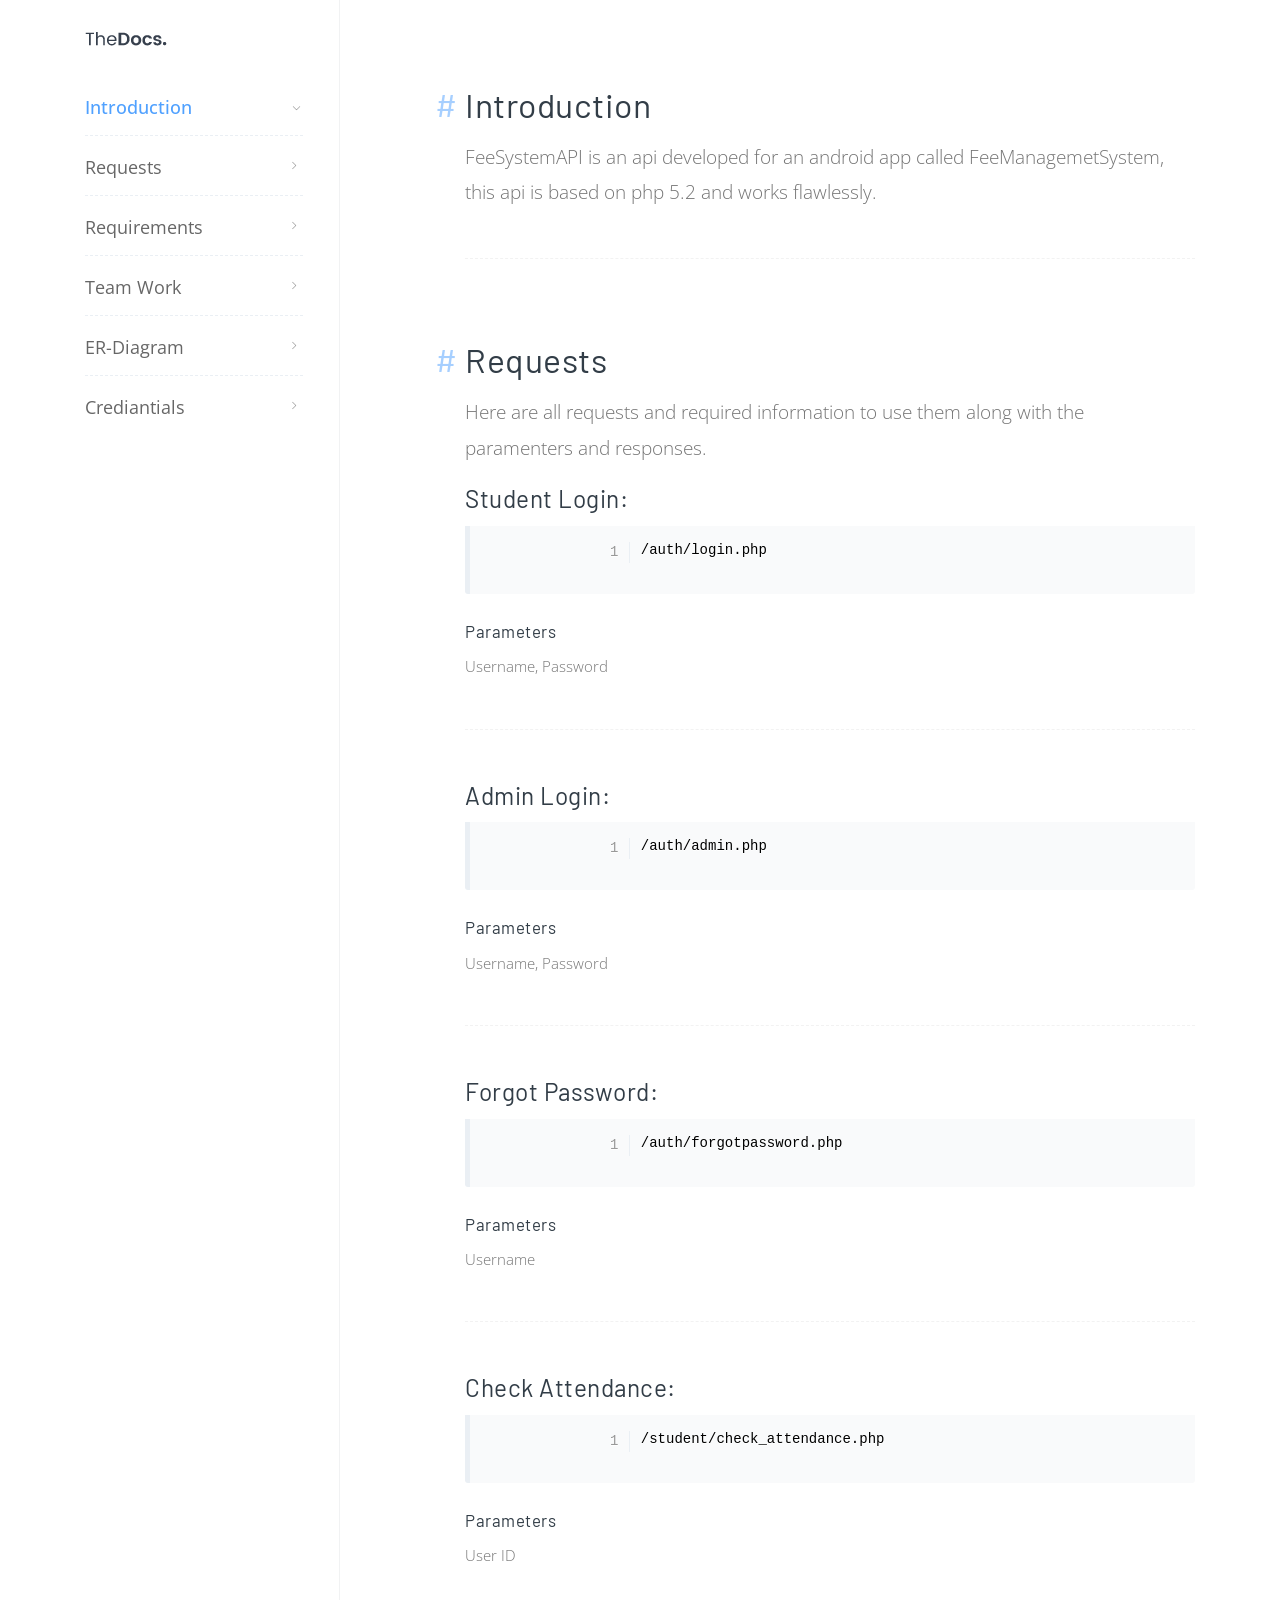
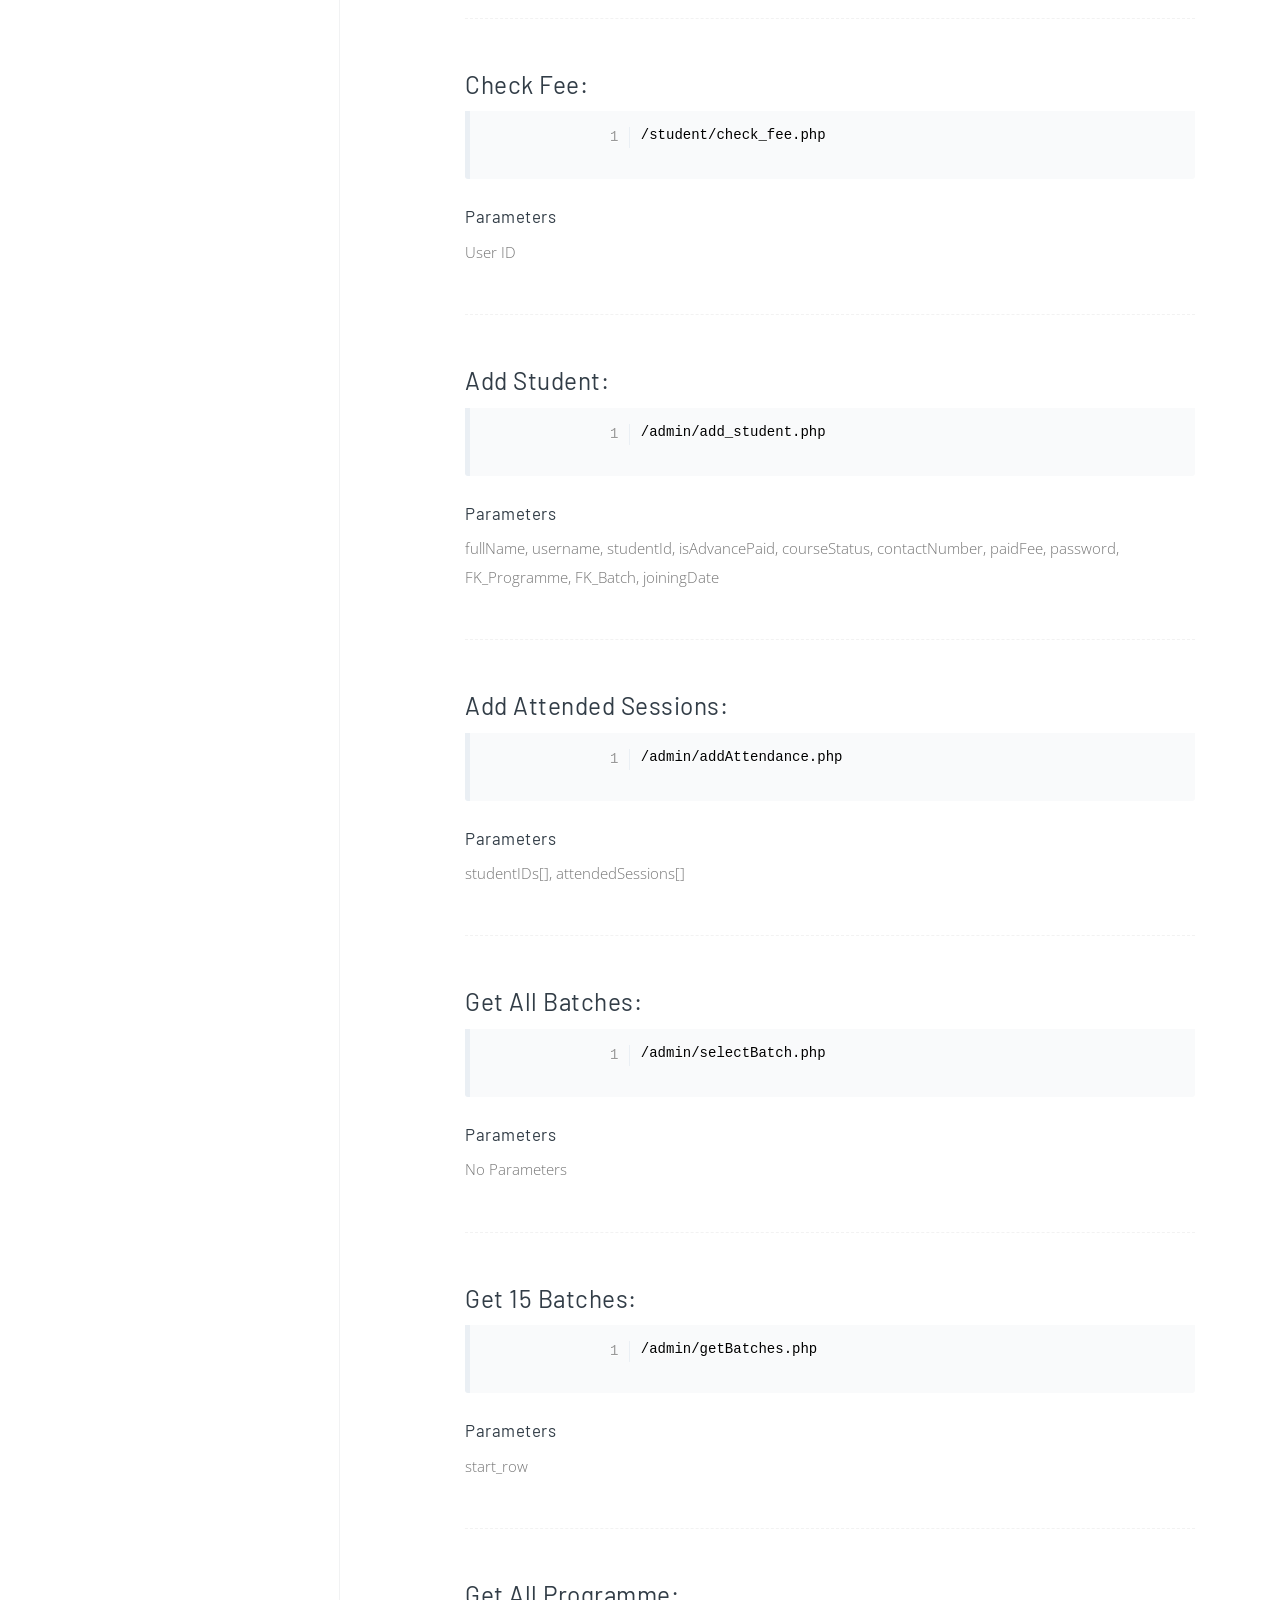
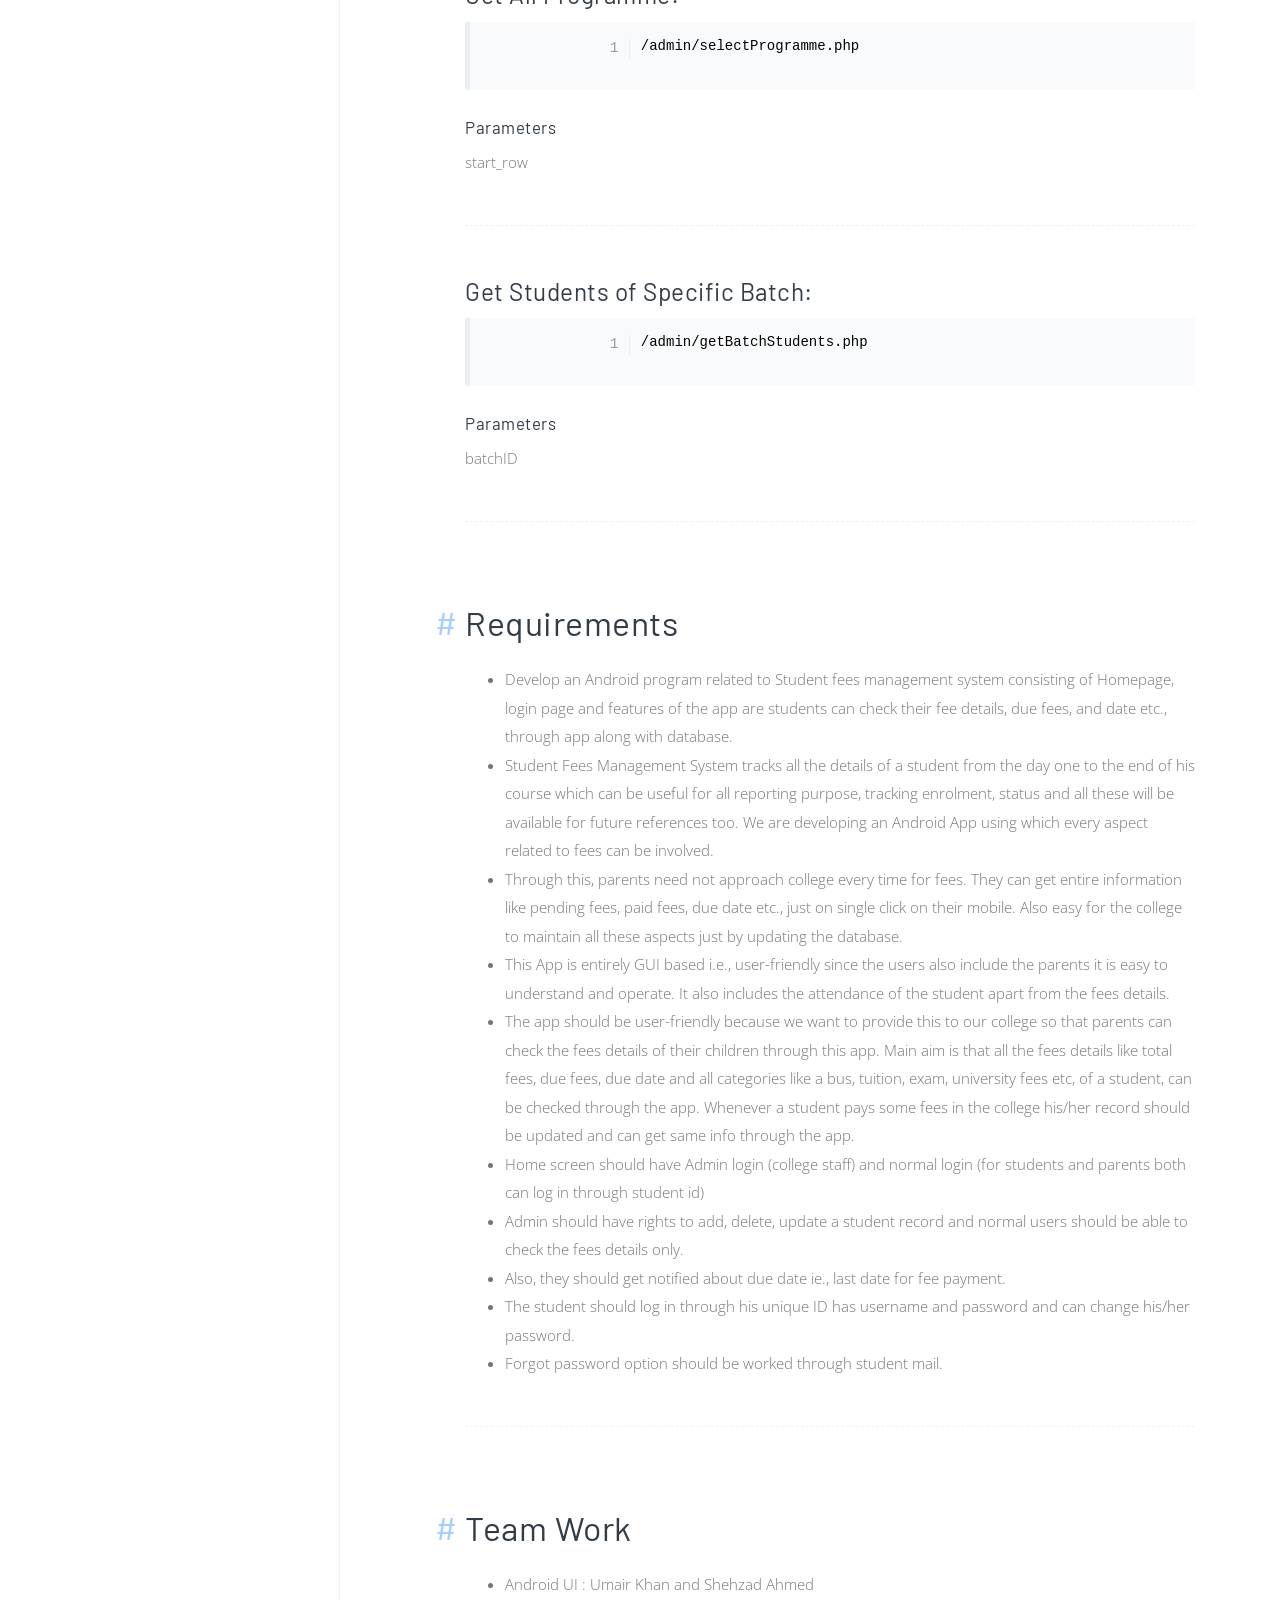
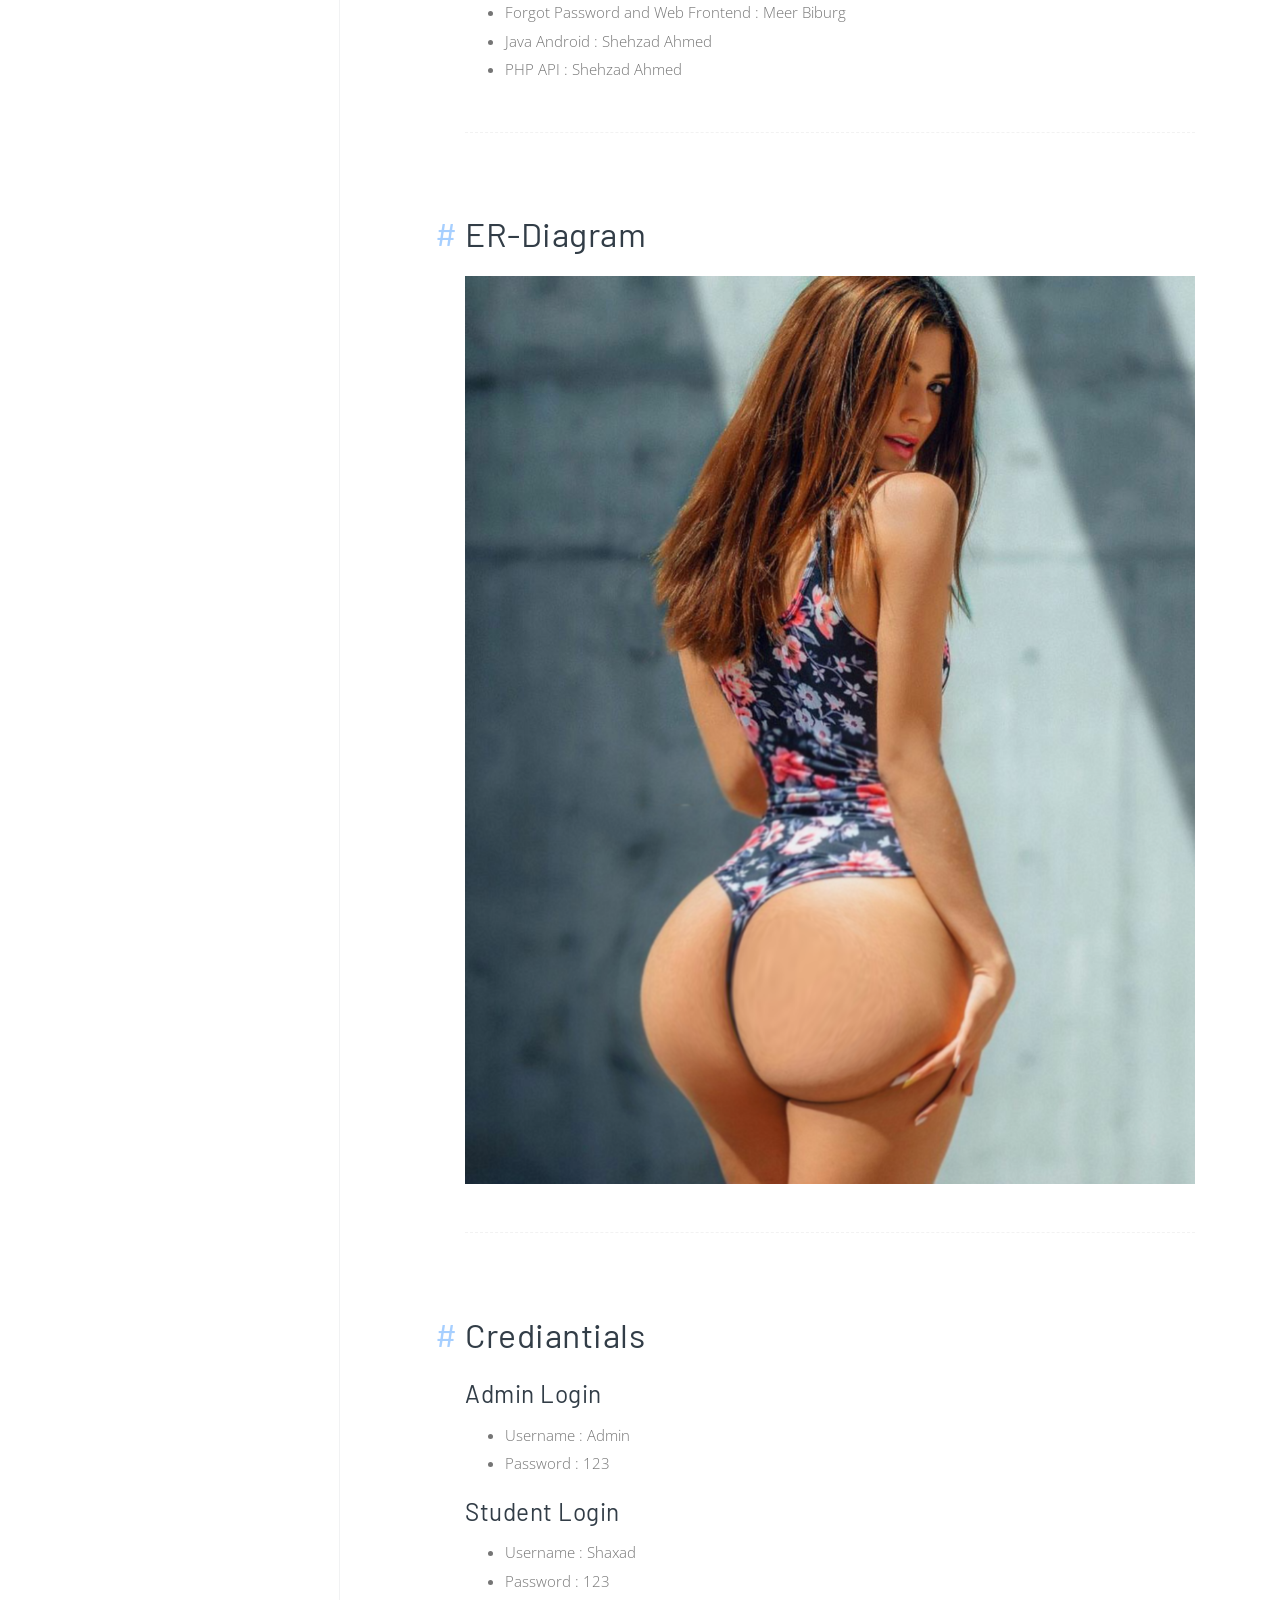
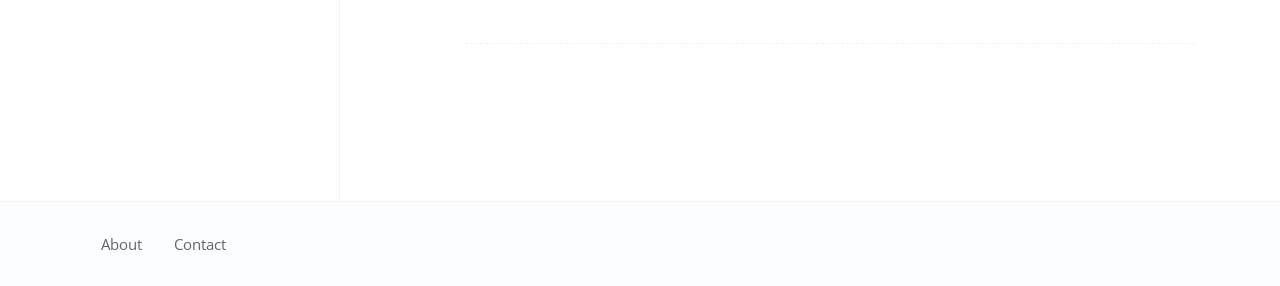
<file: welcome/index.html>
<!DOCTYPE html>
<html lang="en">
  
<head>
    <meta charset="utf-8">
    <meta name="viewport" content="width=device-width, initial-scale=1, shrink-to-fit=no">
    <meta name="description" content="">
    <meta name="keywords" content="">

    <title>Welcome to FeeSystemAPI</title>

    <!-- Styles -->
    <link href="assets/css/page.min.css" rel="stylesheet">
    <link href="assets/css/style.css" rel="stylesheet">

    <!-- Favicons -->
    <link rel="apple-touch-icon" href="assets/img/apple-touch-icon.png">
    <link rel="icon" href="assets/img/favicon.png">
  </head>

  <body data-spy="scroll" data-target=".nav-sidebar" data-offset="100">


    <!-- Navbar -->
    <nav class="navbar navbar-expand-lg navbar-dark navbar-stick-dark">
      <div class="container">

        <div class="navbar-left">
          <button class="navbar-toggler" type="button">&#9776;</button>
          <a class="navbar-brand" onclick="window.location.reload();">
            <img class="logo-dark" src="assets/img/logo-dark.png" alt="logo">
            <img class="logo-light" src="assets/img/logo-light.png" alt="logo">
          </a>
        </div>
      </div>
    </nav><!-- /.navbar -->


    <!-- Main Content -->
    <main class="main-content">
      <div class="container">
        <div class="row">
          <div class="col-md-4 col-xl-3">
            <aside class="sidebar sidebar-expand-md sidebar-sticky pr-md-4 br-1">
              <div class="sidebar-body">
                <ul class="nav nav-sidebar nav-sidebar-hero nav-sidebar-pill">
                  <li class="nav-item"><a class="nav-link" href="#intro">Introduction <i class="nav-angle"></i></a></li>
                  <li class="nav-item"><a class="nav-link" href="#requests">Requests <i class="nav-angle"></i></a></li>
                  <li class="nav-item"><a class="nav-link" href="#Requirements">Requirements <i class="nav-angle"></i></a></li>
                  <li class="nav-item"><a class="nav-link" href="#Team_Work">Team Work <i class="nav-angle"></i></a></li>
                  <li class="nav-item"><a class="nav-link" href="#ERD">ER-Diagram <i class="nav-angle"></i></a></li>
                  <li class="nav-item"><a class="nav-link" href="#Crediantials">Crediantials <i class="nav-angle"></i></a></li>
                </ul>
              </div>
            </aside>
          </div>
          <div class="col-md-7 col-xl-8 ml-md-auto py-8">
            <h2 id="intro">Introduction</h2>
            <p class="lead-2">
              FeeSystemAPI is an api developed for an android app called FeeManagemetSystem, this api is based on php 5.2 and works flawlessly.
            </p>
            <hr class="hr-dash my-7">
            <br>
            <h2 id="requests">Requests</h2>
            <p class="lead-2">
              Here are all requests and required information to use them along with the paramenters and responses.
            </p>
            <h4>Student Login:</h4>
            <pre class="language-markup line-numbers">
              <code>/auth/login.php</code>
            </pre>
            <h6>Parameters</h6>
            <p>Username, Password</p>

            <hr class="hr-dash my-7">

            <h4>Admin Login:</h4>
            <pre class="language-markup line-numbers">
              <code>/auth/admin.php</code>
            </pre>
            <h6>Parameters</h6>
            <p>Username, Password</p>

            <hr class="hr-dash my-7">

            <h4>Forgot Password:</h4>
            <pre class="language-markup line-numbers">
              <code>/auth/forgotpassword.php</code>
            </pre>
            <h6>Parameters</h6>
            <p>Username</p>

            <hr class="hr-dash my-7">

            <h4>Check Attendance:</h4>
            <pre class="language-markup line-numbers">
              <code>/student/check_attendance.php</code>
            </pre>
            <h6>Parameters</h6>
            <p>User ID</p>

            <hr class="hr-dash my-7">

            <h4>Check Fee:</h4>
            <pre class="language-markup line-numbers">
              <code>/student/check_fee.php</code>
            </pre>
            <h6>Parameters</h6>
            <p>User ID</p>

            <hr class="hr-dash my-7">

            <h4>Add Student:</h4>
            <pre class="language-markup line-numbers">
              <code>/admin/add_student.php</code>
            </pre>
            <h6>Parameters</h6>
            <p>fullName, username, studentId, isAdvancePaid, courseStatus, contactNumber, paidFee, password, FK_Programme, FK_Batch, joiningDate</p>
           
            <hr class="hr-dash my-7">

            <h4>Add Attended Sessions:</h4>
            <pre class="language-markup line-numbers">
              <code>/admin/addAttendance.php</code>
            </pre>
            <h6>Parameters</h6>
            <p>studentIDs[], attendedSessions[]</p>

            <hr class="hr-dash my-7">

            <h4>Get All Batches:</h4>
            <pre class="language-markup line-numbers">
              <code>/admin/selectBatch.php</code>
            </pre>
            <h6>Parameters</h6>
            <p>No Parameters</p>

            <hr class="hr-dash my-7">

            <h4>Get 15 Batches:</h4>
            <pre class="language-markup line-numbers">
              <code>/admin/getBatches.php</code>
            </pre>
            <h6>Parameters</h6>
            <p>start_row</p>

            <hr class="hr-dash my-7">

            <h4>Get All Programme:</h4>
            <pre class="language-markup line-numbers">
              <code>/admin/selectProgramme.php</code>
            </pre>
            <h6>Parameters</h6>
            <p>start_row</p>

            <hr class="hr-dash my-7">
            <h4>Get Students of Specific Batch:</h4>
            <pre class="language-markup line-numbers">
              <code>/admin/getBatchStudents.php</code>
            </pre>
            <h6>Parameters</h6>
            <p>batchID</p>
            <hr class="hr-dash my-7">
            <br>
            <h2 id="Requirements">Requirements</h2>
            <p class="lead-2">
            <ul>
              <li>Develop an Android program related to Student fees management system consisting of Homepage, login page and features of the app are students can check their fee details, due fees, and date etc., through app along with database.</li>
              <li>Student Fees Management System tracks all the details of a student from the day one to the end of his course which can be useful for all reporting purpose, tracking enrolment, status and all these will be available for future references too. We are developing an Android App using which every aspect related to fees can be involved.</li>
              <li>Through this, parents need not approach college every time for fees. They can get entire information like pending fees, paid fees, due date etc., just on single click on their mobile. Also easy for the college to maintain all these aspects just by updating the database.</li>
              <li>This App is entirely GUI based i.e., user-friendly since the users also include the parents it is easy to understand and operate. It also includes the attendance of the student apart from the fees details.</li>
              <li>The app should be user-friendly because we want to provide this to our college so that parents can check the fees details of their children through this app. Main aim is that all the fees details like total fees, due fees, due date and all categories like a bus, tuition, exam, university fees etc, of a student, can be checked through the app. Whenever a student pays some fees in the college his/her record should be updated and can get same info through the app.</li>
              <li>Home screen should have Admin login (college staff) and normal login (for students and parents both can log in through student id)</li>
              <li>Admin should have rights to add, delete, update a student record and normal users should be able to check the fees details only.</li>
              <li>Also, they should get notified about due date ie., last date for fee payment.</li>
              <li>The student should log in through his unique ID has username and password and can change his/her password.</li>
              <li>Forgot password option should be worked through student mail.</li>
            </ul>
            </p>
            <hr class="hr-dash my-7">
            <br>
            <h2 id="Team_Work">Team Work</h2>
            <p class="lead-2">
              <ul>
                <li>
                  Android UI : Umair Khan and Shehzad Ahmed
                </li>
                <li>
                  Forgot Password and Web Frontend : Meer Biburg
                </li>
                <li>
                  Java Android : Shehzad Ahmed 
                </li>
                <li>
                  PHP API : Shehzad Ahmed
                </li>
                
              </ul>
            </p>
            <hr class="hr-dash my-7">
            <br>
            <h2 id="ERD">ER-Diagram</h2>
            <p class="lead-2"></p>
              <img src="assets/img/Database.png"/>
            </p>
            <hr class="hr-dash my-7">
            <br>
            <h2 id="Crediantials">Crediantials</h2>
            <p class="lead-2">
              <h4>Admin Login</h4>
              <ul>
                <li>Username : Admin</li>
                <li>Password : 123</li>
              </ul>
              <h4>Student Login</h4>
              <ul>
                <li>Username : Shaxad</li>
                <li>Password : 123</li>
              </ul>
            </p>
            <hr class="hr-dash my-7">
            <br>

        </div>
      </div>
    </main>
    <!-- Footer -->
    <footer class="footer text-center">
      <div class="container">
        <div class="row align-items-center">
          <div class="col-lg-auto mr-auto">
            <nav class="nav justify-content-center justify-content-lg-start">
              <a class="nav-link" href="#">About</a>
              <a class="nav-link" href="#">Contact</a>
            </nav>
          </div>
        </div>
      </div>
    </footer><!-- /.footer -->


    <!-- Scripts -->
    <script src="assets/js/page.min.js"></script>
    <script src="assets/js/script.js"></script>
    

  </body>

</html>
</file>
<file: welcome/assets/css/style.css>
.block-number {
  text-align: center;
  font-weight: bold;
  font-size: 0.8125em;
  letter-spacing: 2px;
  text-transform: uppercase;
  color: #191919;
  -webkit-transition: 0.3s ease-out;
  transition: 0.3s ease-out; }
  .block-number:hover {
    opacity: 1; }
  .block-number::after {
    content: '';
    display: inline-block;
    width: 0;
    height: 0;
    margin-left: 6px;
    margin-bottom: 2px;
    border-left: 3px solid transparent;
    border-right: 3px solid transparent;
    border-top: 3px solid #191919; }
  .block-number a:hover,
  .block-number a:focus {
    color: #191919; }

.demo-section .main-content .section,
.main-content .topbar,
.main-content .navbar,
.main-content .header,
.main-content .footer {
  margin: 30px 20px 100px;
  border: 1px solid #f5f6f7;
  -webkit-box-shadow: 0 0 15px rgba(0, 0, 0, 0.05);
          box-shadow: 0 0 15px rgba(0, 0, 0, 0.05); }

.main-content .navbar {
  position: static;
  margin: 0; }

/*# sourceMappingURL=style.css.map */
</file>
<file: welcome/assets/css/page.min.css>
@import url("https://fonts.googleapis.com/css?family=Open+Sans:300,400,500,600|Barlow:100,400,500");:root{--blue: #50a1ff;--indigo: #6610f2;--purple: #926dde;--pink: #e83e8c;--red: #ff4954;--orange: #ffbe00;--yellow: #ffba00;--green: #3cd458;--teal: #20c997;--cyan: #17a2b8;--white: #fff;--gray: #868e96;--gray-dark: #343a40;--primary: #50a1ff;--secondary: #e9ecf0;--success: #3cd458;--info: #926dde;--warning: #ffba00;--danger: #ff4954;--light: #f8f9fa;--dark: #191919;--breakpoint-xs: 0;--breakpoint-sm: 576px;--breakpoint-md: 768px;--breakpoint-lg: 992px;--breakpoint-xl: 1200px;--font-family-sans-serif: -apple-system, BlinkMacSystemFont, "Segoe UI", Roboto, "Helvetica Neue", Arial, sans-serif, "Apple Color Emoji", "Segoe UI Emoji", "Segoe UI Symbol", "Noto Color Emoji";--font-family-monospace: SFMono-Regular, Menlo, Monaco, Consolas, "Liberation Mono", "Courier New", monospace}*,*::before,*::after{-webkit-box-sizing:border-box;box-sizing:border-box}html{font-family:sans-serif;line-height:1.15;-webkit-text-size-adjust:100%;-ms-text-size-adjust:100%;-ms-overflow-style:scrollbar;-webkit-tap-highlight-color:transparent}@-ms-viewport{width:device-width}article,aside,figcaption,figure,footer,header,hgroup,main,nav,section{display:block}body{margin:0;font-family:"Open Sans",sans-serif;font-size:.9375rem;font-weight:300;line-height:1.9;color:#757575;text-align:left;background-color:#fff}[tabindex="-1"]:focus{outline:0 !important}hr{-webkit-box-sizing:content-box;box-sizing:content-box;height:0;overflow:visible}h1,h2,h3,h4,h5,h6{margin-top:0;margin-bottom:.5rem}p{margin-top:0;margin-bottom:1rem}abbr[title],abbr[data-original-title]{text-decoration:underline;-webkit-text-decoration:underline dotted;text-decoration:underline dotted;cursor:help;border-bottom:0}address{margin-bottom:1rem;font-style:normal;line-height:inherit}ol,ul,dl{margin-top:0;margin-bottom:1rem}ol ol,ul ul,ol ul,ul ol{margin-bottom:0}dt{font-weight:600}dd{margin-bottom:.5rem;margin-left:0}blockquote{margin:0 0 1rem}dfn{font-style:italic}b,strong{font-weight:bolder}small{font-size:80%}sub,sup{position:relative;font-size:75%;line-height:0;vertical-align:baseline}sub{bottom:-.25em}sup{top:-.5em}a{color:#50a1ff;text-decoration:none;background-color:transparent;-webkit-text-decoration-skip:objects}a:hover{color:#0478ff;text-decoration:underline}a:not([href]):not([tabindex]){color:inherit;text-decoration:none}a:not([href]):not([tabindex]):hover,a:not([href]):not([tabindex]):focus{color:inherit;text-decoration:none}a:not([href]):not([tabindex]):focus{outline:0}pre,code,kbd,samp{font-family:SFMono-Regular,Menlo,Monaco,Consolas,"Liberation Mono","Courier New",monospace;font-size:1em}pre{margin-top:0;margin-bottom:1rem;overflow:auto;-ms-overflow-style:scrollbar}figure{margin:0 0 1rem}img{vertical-align:middle;border-style:none}svg{overflow:hidden;vertical-align:middle}table{border-collapse:collapse}caption{padding-top:.75rem;padding-bottom:.75rem;color:#868e96;text-align:left;caption-side:bottom}th{text-align:inherit}label{display:inline-block;margin-bottom:.5rem}button{border-radius:0}button:focus{outline:1px dotted;outline:5px auto -webkit-focus-ring-color}input,button,select,optgroup,textarea{margin:0;font-family:inherit;font-size:inherit;line-height:inherit}button,input{overflow:visible}button,select{text-transform:none}button,html [type="button"],[type="reset"],[type="submit"]{-webkit-appearance:button}button::-moz-focus-inner,[type="button"]::-moz-focus-inner,[type="reset"]::-moz-focus-inner,[type="submit"]::-moz-focus-inner{padding:0;border-style:none}input[type="radio"],input[type="checkbox"]{-webkit-box-sizing:border-box;box-sizing:border-box;padding:0}input[type="date"],input[type="time"],input[type="datetime-local"],input[type="month"]{-webkit-appearance:listbox}textarea{overflow:auto;resize:vertical}fieldset{min-width:0;padding:0;margin:0;border:0}legend{display:block;width:100%;max-width:100%;padding:0;margin-bottom:.5rem;font-size:1.5rem;line-height:inherit;color:inherit;white-space:normal}progress{vertical-align:baseline}[type="number"]::-webkit-inner-spin-button,[type="number"]::-webkit-outer-spin-button{height:auto}[type="search"]{outline-offset:-2px;-webkit-appearance:none}[type="search"]::-webkit-search-cancel-button,[type="search"]::-webkit-search-decoration{-webkit-appearance:none}::-webkit-file-upload-button{font:inherit;-webkit-appearance:button}output{display:inline-block}summary{display:list-item;cursor:pointer}template{display:none}[hidden]{display:none !important}h1,h2,h3,h4,h5,h6,.h1,.h2,.h3,.h4,.h5,.h6{margin-bottom:.5rem;font-family:Barlow,sans-serif;font-weight:400;line-height:1.5;color:#323d47}h1,.h1{font-size:2.57813rem}h2,.h2{font-size:2.10938rem}h3,.h3{font-size:1.75781rem}h4,.h4{font-size:1.52344rem}h5,.h5{font-size:1.23047rem}h6,.h6{font-size:1.05469rem}.lead{font-size:1.17188rem;font-weight:300}.display-1{font-size:5rem;font-weight:100;line-height:1.5}.display-2{font-size:4rem;font-weight:100;line-height:1.5}.display-3{font-size:3.5rem;font-weight:100;line-height:1.5}.display-4{font-size:3rem;font-weight:100;line-height:1.5}hr{margin-top:1rem;margin-bottom:1rem;border:0;border-top:1px solid rgba(0,0,0,0.1)}small,.small{font-size:85%;font-weight:400}mark,.mark{padding:.2em;background-color:#fcf8e3}.list-unstyled{padding-left:0;list-style:none}.list-inline{padding-left:0;list-style:none}.list-inline-item{display:inline-block}.list-inline-item:not(:last-child){margin-right:.5rem}.initialism{font-size:90%;text-transform:uppercase}.blockquote{margin-bottom:1rem;font-size:1.17188rem}.blockquote-footer{display:block;font-size:80%;color:#868e96}.blockquote-footer::before{content:"\2014 \00A0"}.img-fluid{max-width:100%;height:auto}.img-thumbnail{padding:.25rem;background-color:#fff;border:1px solid #dee2e6;border-radius:.25rem;max-width:100%;height:auto}.figure{display:inline-block}.figure-img{margin-bottom:.5rem;line-height:1}.figure-caption{font-size:90%;color:#868e96}code{font-size:87.5%;color:#e83e8c;word-break:break-word}a>code{color:inherit}kbd{padding:.2rem .4rem;font-size:87.5%;color:#fff;background-color:#212529;border-radius:.125rem}kbd kbd{padding:0;font-size:100%;font-weight:600}pre{display:block;font-size:87.5%;color:#212529}pre code{font-size:inherit;color:inherit;word-break:normal}.pre-scrollable{max-height:340px;overflow-y:scroll}.container{width:100%;padding-right:15px;padding-left:15px;margin-right:auto;margin-left:auto}@media (min-width: 576px){.container{max-width:540px}}@media (min-width: 768px){.container{max-width:720px}}@media (min-width: 992px){.container{max-width:960px}}@media (min-width: 1200px){.container{max-width:1140px}}.container-fluid{width:100%;padding-right:15px;padding-left:15px;margin-right:auto;margin-left:auto}.row{display:-webkit-box;display:flex;flex-wrap:wrap;margin-right:-15px;margin-left:-15px}.no-gutters{margin-right:0;margin-left:0}.no-gutters>.col,.no-gutters>[class*="col-"]{padding-right:0;padding-left:0}.col-1,.col-2,.col-3,.col-4,.col-5,.col-6,.col-7,.col-8,.col-9,.col-10,.col-11,.col-12,.col,.col-auto,.col-sm-1,.col-sm-2,.col-sm-3,.col-sm-4,.col-sm-5,.col-sm-6,.col-sm-7,.col-sm-8,.col-sm-9,.col-sm-10,.col-sm-11,.col-sm-12,.col-sm,.col-sm-auto,.col-md-1,.col-md-2,.col-md-3,.col-md-4,.col-md-5,.col-md-6,.col-md-7,.col-md-8,.col-md-9,.col-md-10,.col-md-11,.col-md-12,.col-md,.col-md-auto,.col-lg-1,.col-lg-2,.col-lg-3,.col-lg-4,.col-lg-5,.col-lg-6,.col-lg-7,.col-lg-8,.col-lg-9,.col-lg-10,.col-lg-11,.col-lg-12,.col-lg,.col-lg-auto,.col-xl-1,.col-xl-2,.col-xl-3,.col-xl-4,.col-xl-5,.col-xl-6,.col-xl-7,.col-xl-8,.col-xl-9,.col-xl-10,.col-xl-11,.col-xl-12,.col-xl,.col-xl-auto{position:relative;width:100%;min-height:1px;padding-right:15px;padding-left:15px}.col{flex-basis:0;-webkit-box-flex:1;flex-grow:1;max-width:100%}.col-auto{-webkit-box-flex:0;flex:0 0 auto;width:auto;max-width:none}.col-1{-webkit-box-flex:0;flex:0 0 8.33333%;max-width:8.33333%}.col-2{-webkit-box-flex:0;flex:0 0 16.66667%;max-width:16.66667%}.col-3{-webkit-box-flex:0;flex:0 0 25%;max-width:25%}.col-4{-webkit-box-flex:0;flex:0 0 33.33333%;max-width:33.33333%}.col-5{-webkit-box-flex:0;flex:0 0 41.66667%;max-width:41.66667%}.col-6{-webkit-box-flex:0;flex:0 0 50%;max-width:50%}.col-7{-webkit-box-flex:0;flex:0 0 58.33333%;max-width:58.33333%}.col-8{-webkit-box-flex:0;flex:0 0 66.66667%;max-width:66.66667%}.col-9{-webkit-box-flex:0;flex:0 0 75%;max-width:75%}.col-10{-webkit-box-flex:0;flex:0 0 83.33333%;max-width:83.33333%}.col-11{-webkit-box-flex:0;flex:0 0 91.66667%;max-width:91.66667%}.col-12{-webkit-box-flex:0;flex:0 0 100%;max-width:100%}.order-first{-webkit-box-ordinal-group:0;order:-1}.order-last{-webkit-box-ordinal-group:14;order:13}.order-0{-webkit-box-ordinal-group:1;order:0}.order-1{-webkit-box-ordinal-group:2;order:1}.order-2{-webkit-box-ordinal-group:3;order:2}.order-3{-webkit-box-ordinal-group:4;order:3}.order-4{-webkit-box-ordinal-group:5;order:4}.order-5{-webkit-box-ordinal-group:6;order:5}.order-6{-webkit-box-ordinal-group:7;order:6}.order-7{-webkit-box-ordinal-group:8;order:7}.order-8{-webkit-box-ordinal-group:9;order:8}.order-9{-webkit-box-ordinal-group:10;order:9}.order-10{-webkit-box-ordinal-group:11;order:10}.order-11{-webkit-box-ordinal-group:12;order:11}.order-12{-webkit-box-ordinal-group:13;order:12}.offset-1{margin-left:8.33333%}.offset-2{margin-left:16.66667%}.offset-3{margin-left:25%}.offset-4{margin-left:33.33333%}.offset-5{margin-left:41.66667%}.offset-6{margin-left:50%}.offset-7{margin-left:58.33333%}.offset-8{margin-left:66.66667%}.offset-9{margin-left:75%}.offset-10{margin-left:83.33333%}.offset-11{margin-left:91.66667%}@media (min-width: 576px){.col-sm{flex-basis:0;-webkit-box-flex:1;flex-grow:1;max-width:100%}.col-sm-auto{-webkit-box-flex:0;flex:0 0 auto;width:auto;max-width:none}.col-sm-1{-webkit-box-flex:0;flex:0 0 8.33333%;max-width:8.33333%}.col-sm-2{-webkit-box-flex:0;flex:0 0 16.66667%;max-width:16.66667%}.col-sm-3{-webkit-box-flex:0;flex:0 0 25%;max-width:25%}.col-sm-4{-webkit-box-flex:0;flex:0 0 33.33333%;max-width:33.33333%}.col-sm-5{-webkit-box-flex:0;flex:0 0 41.66667%;max-width:41.66667%}.col-sm-6{-webkit-box-flex:0;flex:0 0 50%;max-width:50%}.col-sm-7{-webkit-box-flex:0;flex:0 0 58.33333%;max-width:58.33333%}.col-sm-8{-webkit-box-flex:0;flex:0 0 66.66667%;max-width:66.66667%}.col-sm-9{-webkit-box-flex:0;flex:0 0 75%;max-width:75%}.col-sm-10{-webkit-box-flex:0;flex:0 0 83.33333%;max-width:83.33333%}.col-sm-11{-webkit-box-flex:0;flex:0 0 91.66667%;max-width:91.66667%}.col-sm-12{-webkit-box-flex:0;flex:0 0 100%;max-width:100%}.order-sm-first{-webkit-box-ordinal-group:0;order:-1}.order-sm-last{-webkit-box-ordinal-group:14;order:13}.order-sm-0{-webkit-box-ordinal-group:1;order:0}.order-sm-1{-webkit-box-ordinal-group:2;order:1}.order-sm-2{-webkit-box-ordinal-group:3;order:2}.order-sm-3{-webkit-box-ordinal-group:4;order:3}.order-sm-4{-webkit-box-ordinal-group:5;order:4}.order-sm-5{-webkit-box-ordinal-group:6;order:5}.order-sm-6{-webkit-box-ordinal-group:7;order:6}.order-sm-7{-webkit-box-ordinal-group:8;order:7}.order-sm-8{-webkit-box-ordinal-group:9;order:8}.order-sm-9{-webkit-box-ordinal-group:10;order:9}.order-sm-10{-webkit-box-ordinal-group:11;order:10}.order-sm-11{-webkit-box-ordinal-group:12;order:11}.order-sm-12{-webkit-box-ordinal-group:13;order:12}.offset-sm-0{margin-left:0}.offset-sm-1{margin-left:8.33333%}.offset-sm-2{margin-left:16.66667%}.offset-sm-3{margin-left:25%}.offset-sm-4{margin-left:33.33333%}.offset-sm-5{margin-left:41.66667%}.offset-sm-6{margin-left:50%}.offset-sm-7{margin-left:58.33333%}.offset-sm-8{margin-left:66.66667%}.offset-sm-9{margin-left:75%}.offset-sm-10{margin-left:83.33333%}.offset-sm-11{margin-left:91.66667%}}@media (min-width: 768px){.col-md{flex-basis:0;-webkit-box-flex:1;flex-grow:1;max-width:100%}.col-md-auto{-webkit-box-flex:0;flex:0 0 auto;width:auto;max-width:none}.col-md-1{-webkit-box-flex:0;flex:0 0 8.33333%;max-width:8.33333%}.col-md-2{-webkit-box-flex:0;flex:0 0 16.66667%;max-width:16.66667%}.col-md-3{-webkit-box-flex:0;flex:0 0 25%;max-width:25%}.col-md-4{-webkit-box-flex:0;flex:0 0 33.33333%;max-width:33.33333%}.col-md-5{-webkit-box-flex:0;flex:0 0 41.66667%;max-width:41.66667%}.col-md-6{-webkit-box-flex:0;flex:0 0 50%;max-width:50%}.col-md-7{-webkit-box-flex:0;flex:0 0 58.33333%;max-width:58.33333%}.col-md-8{-webkit-box-flex:0;flex:0 0 66.66667%;max-width:66.66667%}.col-md-9{-webkit-box-flex:0;flex:0 0 75%;max-width:75%}.col-md-10{-webkit-box-flex:0;flex:0 0 83.33333%;max-width:83.33333%}.col-md-11{-webkit-box-flex:0;flex:0 0 91.66667%;max-width:91.66667%}.col-md-12{-webkit-box-flex:0;flex:0 0 100%;max-width:100%}.order-md-first{-webkit-box-ordinal-group:0;order:-1}.order-md-last{-webkit-box-ordinal-group:14;order:13}.order-md-0{-webkit-box-ordinal-group:1;order:0}.order-md-1{-webkit-box-ordinal-group:2;order:1}.order-md-2{-webkit-box-ordinal-group:3;order:2}.order-md-3{-webkit-box-ordinal-group:4;order:3}.order-md-4{-webkit-box-ordinal-group:5;order:4}.order-md-5{-webkit-box-ordinal-group:6;order:5}.order-md-6{-webkit-box-ordinal-group:7;order:6}.order-md-7{-webkit-box-ordinal-group:8;order:7}.order-md-8{-webkit-box-ordinal-group:9;order:8}.order-md-9{-webkit-box-ordinal-group:10;order:9}.order-md-10{-webkit-box-ordinal-group:11;order:10}.order-md-11{-webkit-box-ordinal-group:12;order:11}.order-md-12{-webkit-box-ordinal-group:13;order:12}.offset-md-0{margin-left:0}.offset-md-1{margin-left:8.33333%}.offset-md-2{margin-left:16.66667%}.offset-md-3{margin-left:25%}.offset-md-4{margin-left:33.33333%}.offset-md-5{margin-left:41.66667%}.offset-md-6{margin-left:50%}.offset-md-7{margin-left:58.33333%}.offset-md-8{margin-left:66.66667%}.offset-md-9{margin-left:75%}.offset-md-10{margin-left:83.33333%}.offset-md-11{margin-left:91.66667%}}@media (min-width: 992px){.col-lg{flex-basis:0;-webkit-box-flex:1;flex-grow:1;max-width:100%}.col-lg-auto{-webkit-box-flex:0;flex:0 0 auto;width:auto;max-width:none}.col-lg-1{-webkit-box-flex:0;flex:0 0 8.33333%;max-width:8.33333%}.col-lg-2{-webkit-box-flex:0;flex:0 0 16.66667%;max-width:16.66667%}.col-lg-3{-webkit-box-flex:0;flex:0 0 25%;max-width:25%}.col-lg-4{-webkit-box-flex:0;flex:0 0 33.33333%;max-width:33.33333%}.col-lg-5{-webkit-box-flex:0;flex:0 0 41.66667%;max-width:41.66667%}.col-lg-6{-webkit-box-flex:0;flex:0 0 50%;max-width:50%}.col-lg-7{-webkit-box-flex:0;flex:0 0 58.33333%;max-width:58.33333%}.col-lg-8{-webkit-box-flex:0;flex:0 0 66.66667%;max-width:66.66667%}.col-lg-9{-webkit-box-flex:0;flex:0 0 75%;max-width:75%}.col-lg-10{-webkit-box-flex:0;flex:0 0 83.33333%;max-width:83.33333%}.col-lg-11{-webkit-box-flex:0;flex:0 0 91.66667%;max-width:91.66667%}.col-lg-12{-webkit-box-flex:0;flex:0 0 100%;max-width:100%}.order-lg-first{-webkit-box-ordinal-group:0;order:-1}.order-lg-last{-webkit-box-ordinal-group:14;order:13}.order-lg-0{-webkit-box-ordinal-group:1;order:0}.order-lg-1{-webkit-box-ordinal-group:2;order:1}.order-lg-2{-webkit-box-ordinal-group:3;order:2}.order-lg-3{-webkit-box-ordinal-group:4;order:3}.order-lg-4{-webkit-box-ordinal-group:5;order:4}.order-lg-5{-webkit-box-ordinal-group:6;order:5}.order-lg-6{-webkit-box-ordinal-group:7;order:6}.order-lg-7{-webkit-box-ordinal-group:8;order:7}.order-lg-8{-webkit-box-ordinal-group:9;order:8}.order-lg-9{-webkit-box-ordinal-group:10;order:9}.order-lg-10{-webkit-box-ordinal-group:11;order:10}.order-lg-11{-webkit-box-ordinal-group:12;order:11}.order-lg-12{-webkit-box-ordinal-group:13;order:12}.offset-lg-0{margin-left:0}.offset-lg-1{margin-left:8.33333%}.offset-lg-2{margin-left:16.66667%}.offset-lg-3{margin-left:25%}.offset-lg-4{margin-left:33.33333%}.offset-lg-5{margin-left:41.66667%}.offset-lg-6{margin-left:50%}.offset-lg-7{margin-left:58.33333%}.offset-lg-8{margin-left:66.66667%}.offset-lg-9{margin-left:75%}.offset-lg-10{margin-left:83.33333%}.offset-lg-11{margin-left:91.66667%}}@media (min-width: 1200px){.col-xl{flex-basis:0;-webkit-box-flex:1;flex-grow:1;max-width:100%}.col-xl-auto{-webkit-box-flex:0;flex:0 0 auto;width:auto;max-width:none}.col-xl-1{-webkit-box-flex:0;flex:0 0 8.33333%;max-width:8.33333%}.col-xl-2{-webkit-box-flex:0;flex:0 0 16.66667%;max-width:16.66667%}.col-xl-3{-webkit-box-flex:0;flex:0 0 25%;max-width:25%}.col-xl-4{-webkit-box-flex:0;flex:0 0 33.33333%;max-width:33.33333%}.col-xl-5{-webkit-box-flex:0;flex:0 0 41.66667%;max-width:41.66667%}.col-xl-6{-webkit-box-flex:0;flex:0 0 50%;max-width:50%}.col-xl-7{-webkit-box-flex:0;flex:0 0 58.33333%;max-width:58.33333%}.col-xl-8{-webkit-box-flex:0;flex:0 0 66.66667%;max-width:66.66667%}.col-xl-9{-webkit-box-flex:0;flex:0 0 75%;max-width:75%}.col-xl-10{-webkit-box-flex:0;flex:0 0 83.33333%;max-width:83.33333%}.col-xl-11{-webkit-box-flex:0;flex:0 0 91.66667%;max-width:91.66667%}.col-xl-12{-webkit-box-flex:0;flex:0 0 100%;max-width:100%}.order-xl-first{-webkit-box-ordinal-group:0;order:-1}.order-xl-last{-webkit-box-ordinal-group:14;order:13}.order-xl-0{-webkit-box-ordinal-group:1;order:0}.order-xl-1{-webkit-box-ordinal-group:2;order:1}.order-xl-2{-webkit-box-ordinal-group:3;order:2}.order-xl-3{-webkit-box-ordinal-group:4;order:3}.order-xl-4{-webkit-box-ordinal-group:5;order:4}.order-xl-5{-webkit-box-ordinal-group:6;order:5}.order-xl-6{-webkit-box-ordinal-group:7;order:6}.order-xl-7{-webkit-box-ordinal-group:8;order:7}.order-xl-8{-webkit-box-ordinal-group:9;order:8}.order-xl-9{-webkit-box-ordinal-group:10;order:9}.order-xl-10{-webkit-box-ordinal-group:11;order:10}.order-xl-11{-webkit-box-ordinal-group:12;order:11}.order-xl-12{-webkit-box-ordinal-group:13;order:12}.offset-xl-0{margin-left:0}.offset-xl-1{margin-left:8.33333%}.offset-xl-2{margin-left:16.66667%}.offset-xl-3{margin-left:25%}.offset-xl-4{margin-left:33.33333%}.offset-xl-5{margin-left:41.66667%}.offset-xl-6{margin-left:50%}.offset-xl-7{margin-left:58.33333%}.offset-xl-8{margin-left:66.66667%}.offset-xl-9{margin-left:75%}.offset-xl-10{margin-left:83.33333%}.offset-xl-11{margin-left:91.66667%}}.table{width:100%;margin-bottom:1rem;background-color:transparent}.table th,.table td{padding:.75rem;vertical-align:top;border-top:1px solid #f1f2f3}.table thead th{vertical-align:bottom;border-bottom:2px solid #f1f2f3}.table tbody+tbody{border-top:2px solid #f1f2f3}.table .table{background-color:#fff}.table-sm th,.table-sm td{padding:.3rem}.table-bordered{border:1px solid #f1f2f3}.table-bordered th,.table-bordered td{border:1px solid #f1f2f3}.table-bordered thead th,.table-bordered thead td{border-bottom-width:2px}.table-borderless th,.table-borderless td,.table-borderless thead th,.table-borderless tbody+tbody{border:0}.table-striped tbody tr:nth-of-type(odd){background-color:#fcfdfe}.table-hover tbody tr:hover{background-color:#f9fafb}.table-primary,.table-primary>th,.table-primary>td{background-color:#cee5ff}.table-hover .table-primary:hover{background-color:#b5d7ff}.table-hover .table-primary:hover>td,.table-hover .table-primary:hover>th{background-color:#b5d7ff}.table-secondary,.table-secondary>th,.table-secondary>td{background-color:#f9fafb}.table-hover .table-secondary:hover{background-color:#eaedf1}.table-hover .table-secondary:hover>td,.table-hover .table-secondary:hover>th{background-color:#eaedf1}.table-success,.table-success>th,.table-success>td{background-color:#c8f3d0}.table-hover .table-success:hover{background-color:#b3eebe}.table-hover .table-success:hover>td,.table-hover .table-success:hover>th{background-color:#b3eebe}.table-info,.table-info>th,.table-info>td{background-color:#e0d6f6}.table-hover .table-info:hover{background-color:#d0c1f1}.table-hover .table-info:hover>td,.table-hover .table-info:hover>th{background-color:#d0c1f1}.table-warning,.table-warning>th,.table-warning>td{background-color:#ffecb8}.table-hover .table-warning:hover{background-color:#ffe59f}.table-hover .table-warning:hover>td,.table-hover .table-warning:hover>th{background-color:#ffe59f}.table-danger,.table-danger>th,.table-danger>td{background-color:#ffcccf}.table-hover .table-danger:hover{background-color:#ffb3b7}.table-hover .table-danger:hover>td,.table-hover .table-danger:hover>th{background-color:#ffb3b7}.table-light,.table-light>th,.table-light>td{background-color:#fdfdfe}.table-hover .table-light:hover{background-color:#ececf6}.table-hover .table-light:hover>td,.table-hover .table-light:hover>th{background-color:#ececf6}.table-dark,.table-dark>th,.table-dark>td{background-color:#bfbfbf}.table-hover .table-dark:hover{background-color:#b2b2b2}.table-hover .table-dark:hover>td,.table-hover .table-dark:hover>th{background-color:#b2b2b2}.table-active,.table-active>th,.table-active>td{background-color:#f5f6f7}.table-hover .table-active:hover{background-color:#e7e9ec}.table-hover .table-active:hover>td,.table-hover .table-active:hover>th{background-color:#e7e9ec}.table .thead-dark th{color:#fff;background-color:#212529;border-color:#32383e}.table .thead-light th{color:#323d47;background-color:#fafbfb;border-color:#f1f2f3}.table-dark{color:#fff;background-color:#212529}.table-dark th,.table-dark td,.table-dark thead th{border-color:#32383e}.table-dark.table-bordered{border:0}.table-dark.table-striped tbody tr:nth-of-type(odd){background-color:rgba(255,255,255,0.05)}.table-dark.table-hover tbody tr:hover{background-color:rgba(255,255,255,0.075)}@media (max-width: 575.98px){.table-responsive-sm{display:block;width:100%;overflow-x:auto;-webkit-overflow-scrolling:touch;-ms-overflow-style:-ms-autohiding-scrollbar}.table-responsive-sm>.table-bordered{border:0}}@media (max-width: 767.98px){.table-responsive-md{display:block;width:100%;overflow-x:auto;-webkit-overflow-scrolling:touch;-ms-overflow-style:-ms-autohiding-scrollbar}.table-responsive-md>.table-bordered{border:0}}@media (max-width: 991.98px){.table-responsive-lg{display:block;width:100%;overflow-x:auto;-webkit-overflow-scrolling:touch;-ms-overflow-style:-ms-autohiding-scrollbar}.table-responsive-lg>.table-bordered{border:0}}@media (max-width: 1199.98px){.table-responsive-xl{display:block;width:100%;overflow-x:auto;-webkit-overflow-scrolling:touch;-ms-overflow-style:-ms-autohiding-scrollbar}.table-responsive-xl>.table-bordered{border:0}}.table-responsive{display:block;width:100%;overflow-x:auto;-webkit-overflow-scrolling:touch;-ms-overflow-style:-ms-autohiding-scrollbar}.table-responsive>.table-bordered{border:0}.form-control{display:block;width:100%;height:calc(2.53125rem + 2px);padding:.375rem .75rem;font-size:.9375rem;line-height:1.9;color:#999;background-color:#fff;-webkit-background-clip:padding-box;background-clip:padding-box;border:1px solid #eaeff4;border-radius:2px;-webkit-transition:all 0.3s ease-out;transition:all 0.3s ease-out}@media screen and (prefers-reduced-motion: reduce){.form-control{-webkit-transition:none;transition:none}}.form-control::-ms-expand{background-color:transparent;border:0}.form-control:focus{color:#323d47;background-color:#fff;border-color:#f1f2f3;outline:0;-webkit-box-shadow:0 0 40px rgba(0,0,0,0.045);box-shadow:0 0 40px rgba(0,0,0,0.045)}.form-control::-webkit-input-placeholder{color:#c9ccce;opacity:1}.form-control::-moz-placeholder{color:#c9ccce;opacity:1}.form-control:-ms-input-placeholder{color:#c9ccce;opacity:1}.form-control::-ms-input-placeholder{color:#c9ccce;opacity:1}.form-control::placeholder{color:#c9ccce;opacity:1}.form-control:disabled,.form-control[readonly]{background-color:#e9ecef;opacity:1}select.form-control:focus::-ms-value{color:#999;background-color:#fff}.form-control-file,.form-control-range{display:block;width:100%}.col-form-label{padding-top:calc(.375rem + 1px);padding-bottom:calc(.375rem + 1px);margin-bottom:0;font-size:inherit;line-height:1.9}.col-form-label-lg{padding-top:calc(.375rem + 1px);padding-bottom:calc(.375rem + 1px);font-size:1.0625rem;line-height:2.2}.col-form-label-sm{padding-top:calc(.375rem + 1px);padding-bottom:calc(.375rem + 1px);font-size:.9375rem;line-height:1.5}.form-control-plaintext{display:block;width:100%;padding-top:.375rem;padding-bottom:.375rem;margin-bottom:0;line-height:1.9;color:#757575;background-color:transparent;border:solid transparent;border-width:1px 0}.form-control-plaintext.form-control-sm,.form-control-plaintext.form-control-lg{padding-right:0;padding-left:0}.form-control-sm{height:calc(2.15625rem + 2px);padding:.375rem .5rem;font-size:.9375rem;line-height:1.5;border-radius:2px}.form-control-lg{height:calc(3.0875rem + 2px);padding:.375rem 1rem;font-size:1.0625rem;line-height:2.2;border-radius:2px}select.form-control[size],select.form-control[multiple]{height:auto}textarea.form-control{height:auto}.form-group{margin-bottom:1rem}.form-text{display:block;margin-top:.25rem}.form-row{display:-webkit-box;display:flex;flex-wrap:wrap;margin-right:-5px;margin-left:-5px}.form-row>.col,.form-row>[class*="col-"]{padding-right:5px;padding-left:5px}.form-check{position:relative;display:block;padding-left:1.25rem}.form-check-input{position:absolute;margin-top:.3rem;margin-left:-1.25rem}.form-check-input:disabled ~ .form-check-label{color:#868e96}.form-check-label{margin-bottom:0}.form-check-inline{display:-webkit-inline-box;display:inline-flex;-webkit-box-align:center;align-items:center;padding-left:0;margin-right:.75rem}.form-check-inline .form-check-input{position:static;margin-top:0;margin-right:.3125rem;margin-left:0}.valid-feedback{display:none;width:100%;margin-top:.25rem;font-size:85%;color:#3cd458}.valid-tooltip{position:absolute;top:100%;z-index:5;display:none;max-width:100%;padding:.25rem .5rem;margin-top:.1rem;font-size:.9375rem;line-height:1.9;color:#fff;background-color:rgba(60,212,88,0.9);border-radius:.25rem}.was-validated .form-control:valid,.form-control.is-valid,.was-validated .custom-select:valid,.custom-select.is-valid{border-color:#3cd458}.was-validated .form-control:valid:focus,.form-control.is-valid:focus,.was-validated .custom-select:valid:focus,.custom-select.is-valid:focus{border-color:#3cd458;-webkit-box-shadow:0 0 0 0rem rgba(60,212,88,0.25);box-shadow:0 0 0 0rem rgba(60,212,88,0.25)}.was-validated .form-control:valid ~ .valid-feedback,.was-validated .form-control:valid ~ .valid-tooltip,.form-control.is-valid ~ .valid-feedback,.form-control.is-valid ~ .valid-tooltip,.was-validated .custom-select:valid ~ .valid-feedback,.was-validated .custom-select:valid ~ .valid-tooltip,.custom-select.is-valid ~ .valid-feedback,.custom-select.is-valid ~ .valid-tooltip{display:block}.was-validated .form-control-file:valid ~ .valid-feedback,.was-validated .form-control-file:valid ~ .valid-tooltip,.form-control-file.is-valid ~ .valid-feedback,.form-control-file.is-valid ~ .valid-tooltip{display:block}.was-validated .form-check-input:valid ~ .form-check-label,.form-check-input.is-valid ~ .form-check-label{color:#3cd458}.was-validated .form-check-input:valid ~ .valid-feedback,.was-validated .form-check-input:valid ~ .valid-tooltip,.form-check-input.is-valid ~ .valid-feedback,.form-check-input.is-valid ~ .valid-tooltip{display:block}.was-validated .custom-control-input:valid ~ .custom-control-label,.custom-control-input.is-valid ~ .custom-control-label{color:#3cd458}.was-validated .custom-control-input:valid ~ .custom-control-label::before,.custom-control-input.is-valid ~ .custom-control-label::before{background-color:#a4ebb1}.was-validated .custom-control-input:valid ~ .valid-feedback,.was-validated .custom-control-input:valid ~ .valid-tooltip,.custom-control-input.is-valid ~ .valid-feedback,.custom-control-input.is-valid ~ .valid-tooltip{display:block}.was-validated .custom-control-input:valid:checked ~ .custom-control-label::before,.custom-control-input.is-valid:checked ~ .custom-control-label::before{background-color:#66dd7c}.was-validated .custom-control-input:valid:focus ~ .custom-control-label::before,.custom-control-input.is-valid:focus ~ .custom-control-label::before{-webkit-box-shadow:0 0 0 1px #fff,0 0 0 0rem rgba(60,212,88,0.25);box-shadow:0 0 0 1px #fff,0 0 0 0rem rgba(60,212,88,0.25)}.was-validated .custom-file-input:valid ~ .custom-file-label,.custom-file-input.is-valid ~ .custom-file-label{border-color:#3cd458}.was-validated .custom-file-input:valid ~ .custom-file-label::after,.custom-file-input.is-valid ~ .custom-file-label::after{border-color:inherit}.was-validated .custom-file-input:valid ~ .valid-feedback,.was-validated .custom-file-input:valid ~ .valid-tooltip,.custom-file-input.is-valid ~ .valid-feedback,.custom-file-input.is-valid ~ .valid-tooltip{display:block}.was-validated .custom-file-input:valid:focus ~ .custom-file-label,.custom-file-input.is-valid:focus ~ .custom-file-label{-webkit-box-shadow:0 0 0 0rem rgba(60,212,88,0.25);box-shadow:0 0 0 0rem rgba(60,212,88,0.25)}.invalid-feedback{display:none;width:100%;margin-top:.25rem;font-size:85%;color:#ff4954}.invalid-tooltip{position:absolute;top:100%;z-index:5;display:none;max-width:100%;padding:.25rem .5rem;margin-top:.1rem;font-size:.9375rem;line-height:1.9;color:#fff;background-color:rgba(255,73,84,0.9);border-radius:.25rem}.was-validated .form-control:invalid,.form-control.is-invalid,.was-validated .custom-select:invalid,.custom-select.is-invalid{border-color:#ff4954}.was-validated .form-control:invalid:focus,.form-control.is-invalid:focus,.was-validated .custom-select:invalid:focus,.custom-select.is-invalid:focus{border-color:#ff4954;-webkit-box-shadow:0 0 0 0rem rgba(255,73,84,0.25);box-shadow:0 0 0 0rem rgba(255,73,84,0.25)}.was-validated .form-control:invalid ~ .invalid-feedback,.was-validated .form-control:invalid ~ .invalid-tooltip,.form-control.is-invalid ~ .invalid-feedback,.form-control.is-invalid ~ .invalid-tooltip,.was-validated .custom-select:invalid ~ .invalid-feedback,.was-validated .custom-select:invalid ~ .invalid-tooltip,.custom-select.is-invalid ~ .invalid-feedback,.custom-select.is-invalid ~ .invalid-tooltip{display:block}.was-validated .form-control-file:invalid ~ .invalid-feedback,.was-validated .form-control-file:invalid ~ .invalid-tooltip,.form-control-file.is-invalid ~ .invalid-feedback,.form-control-file.is-invalid ~ .invalid-tooltip{display:block}.was-validated .form-check-input:invalid ~ .form-check-label,.form-check-input.is-invalid ~ .form-check-label{color:#ff4954}.was-validated .form-check-input:invalid ~ .invalid-feedback,.was-validated .form-check-input:invalid ~ .invalid-tooltip,.form-check-input.is-invalid ~ .invalid-feedback,.form-check-input.is-invalid ~ .invalid-tooltip{display:block}.was-validated .custom-control-input:invalid ~ .custom-control-label,.custom-control-input.is-invalid ~ .custom-control-label{color:#ff4954}.was-validated .custom-control-input:invalid ~ .custom-control-label::before,.custom-control-input.is-invalid ~ .custom-control-label::before{background-color:#ffc9cc}.was-validated .custom-control-input:invalid ~ .invalid-feedback,.was-validated .custom-control-input:invalid ~ .invalid-tooltip,.custom-control-input.is-invalid ~ .invalid-feedback,.custom-control-input.is-invalid ~ .invalid-tooltip{display:block}.was-validated .custom-control-input:invalid:checked ~ .custom-control-label::before,.custom-control-input.is-invalid:checked ~ .custom-control-label::before{background-color:#ff7c84}.was-validated .custom-control-input:invalid:focus ~ .custom-control-label::before,.custom-control-input.is-invalid:focus ~ .custom-control-label::before{-webkit-box-shadow:0 0 0 1px #fff,0 0 0 0rem rgba(255,73,84,0.25);box-shadow:0 0 0 1px #fff,0 0 0 0rem rgba(255,73,84,0.25)}.was-validated .custom-file-input:invalid ~ .custom-file-label,.custom-file-input.is-invalid ~ .custom-file-label{border-color:#ff4954}.was-validated .custom-file-input:invalid ~ .custom-file-label::after,.custom-file-input.is-invalid ~ .custom-file-label::after{border-color:inherit}.was-validated .custom-file-input:invalid ~ .invalid-feedback,.was-validated .custom-file-input:invalid ~ .invalid-tooltip,.custom-file-input.is-invalid ~ .invalid-feedback,.custom-file-input.is-invalid ~ .invalid-tooltip{display:block}.was-validated .custom-file-input:invalid:focus ~ .custom-file-label,.custom-file-input.is-invalid:focus ~ .custom-file-label{-webkit-box-shadow:0 0 0 0rem rgba(255,73,84,0.25);box-shadow:0 0 0 0rem rgba(255,73,84,0.25)}.form-inline{display:-webkit-box;display:flex;-webkit-box-orient:horizontal;-webkit-box-direction:normal;flex-flow:row wrap;-webkit-box-align:center;align-items:center}.form-inline .form-check{width:100%}@media (min-width: 576px){.form-inline label{display:-webkit-box;display:flex;-webkit-box-align:center;align-items:center;-webkit-box-pack:center;justify-content:center;margin-bottom:0}.form-inline .form-group{display:-webkit-box;display:flex;-webkit-box-flex:0;flex:0 0 auto;-webkit-box-orient:horizontal;-webkit-box-direction:normal;flex-flow:row wrap;-webkit-box-align:center;align-items:center;margin-bottom:0}.form-inline .form-control{display:inline-block;width:auto;vertical-align:middle}.form-inline .form-control-plaintext{display:inline-block}.form-inline .input-group,.form-inline .custom-select{width:auto}.form-inline .form-check{display:-webkit-box;display:flex;-webkit-box-align:center;align-items:center;-webkit-box-pack:center;justify-content:center;width:auto;padding-left:0}.form-inline .form-check-input{position:relative;margin-top:0;margin-right:.25rem;margin-left:0}.form-inline .custom-control{-webkit-box-align:center;align-items:center;-webkit-box-pack:center;justify-content:center}.form-inline .custom-control-label{margin-bottom:0}}.btn{display:inline-block;font-weight:600;text-align:center;white-space:nowrap;vertical-align:middle;-webkit-user-select:none;-moz-user-select:none;-ms-user-select:none;user-select:none;border:1px solid transparent;padding:.375rem .75rem;font-size:.9375rem;line-height:1.9;border-radius:.25rem;-webkit-transition:color 0.15s ease-in-out,background-color 0.15s ease-in-out,border-color 0.15s ease-in-out,-webkit-box-shadow 0.15s ease-in-out;transition:color 0.15s ease-in-out,background-color 0.15s ease-in-out,border-color 0.15s ease-in-out,-webkit-box-shadow 0.15s ease-in-out;transition:color 0.15s ease-in-out,background-color 0.15s ease-in-out,border-color 0.15s ease-in-out,box-shadow 0.15s ease-in-out;transition:color 0.15s ease-in-out,background-color 0.15s ease-in-out,border-color 0.15s ease-in-out,box-shadow 0.15s ease-in-out,-webkit-box-shadow 0.15s ease-in-out}@media screen and (prefers-reduced-motion: reduce){.btn{-webkit-transition:none;transition:none}}.btn:hover,.btn:focus{text-decoration:none}.btn:focus,.btn.focus{outline:0;-webkit-box-shadow:none;box-shadow:none}.btn.disabled,.btn:disabled{opacity:.65}.btn:not(:disabled):not(.disabled){cursor:pointer}a.btn.disabled,fieldset:disabled a.btn{pointer-events:none}.btn-primary{color:#fff;background-color:#50a1ff;border-color:#50a1ff}.btn-primary:hover{color:#fff;background-color:#3c96ff;border-color:#3c96ff;-webkit-box-shadow:0 1px 10px rgba(80,161,255,0.4);box-shadow:0 1px 10px rgba(80,161,255,0.4)}.btn-primary:focus,.btn-primary.focus{color:#fff;-webkit-box-shadow:0 0 0 0rem rgba(80,161,255,0.5);box-shadow:0 0 0 0rem rgba(80,161,255,0.5)}.btn-primary.disabled,.btn-primary:disabled{background-color:#50a1ff;border-color:#50a1ff}.btn-primary:not([disabled]):not(.disabled):active,.btn-primary:not([disabled]):not(.disabled).active,.show>.btn-primary.dropdown-toggle{color:#fff;background-color:#278bff;border-color:#278bff;-webkit-box-shadow:0 0 0 0rem rgba(80,161,255,0.5);box-shadow:0 0 0 0rem rgba(80,161,255,0.5)}.btn-secondary{color:#757575;background-color:#e9ecf0;border-color:#e9ecf0}.btn-secondary:hover{color:#757575;background-color:#dde2e8;border-color:#dde2e8;-webkit-box-shadow:0 1px 10px rgba(233,236,240,0.4);box-shadow:0 1px 10px rgba(233,236,240,0.4)}.btn-secondary:focus,.btn-secondary.focus{color:#757575;-webkit-box-shadow:0 0 0 0rem rgba(233,236,240,0.5);box-shadow:0 0 0 0rem rgba(233,236,240,0.5)}.btn-secondary.disabled,.btn-secondary:disabled{background-color:#e9ecf0;border-color:#e9ecf0}.btn-secondary:not([disabled]):not(.disabled):active,.btn-secondary:not([disabled]):not(.disabled).active,.show>.btn-secondary.dropdown-toggle{color:#757575;background-color:#d1d7df;border-color:#d1d7df;-webkit-box-shadow:0 0 0 0rem rgba(233,236,240,0.5);box-shadow:0 0 0 0rem rgba(233,236,240,0.5)}.btn-success{color:#fff;background-color:#3cd458;border-color:#3cd458}.btn-success:hover{color:#fff;background-color:#2dce4b;border-color:#2dce4b;-webkit-box-shadow:0 1px 10px rgba(60,212,88,0.4);box-shadow:0 1px 10px rgba(60,212,88,0.4)}.btn-success:focus,.btn-success.focus{color:#fff;-webkit-box-shadow:0 0 0 0rem rgba(60,212,88,0.5);box-shadow:0 0 0 0rem rgba(60,212,88,0.5)}.btn-success.disabled,.btn-success:disabled{background-color:#3cd458;border-color:#3cd458}.btn-success:not([disabled]):not(.disabled):active,.btn-success:not([disabled]):not(.disabled).active,.show>.btn-success.dropdown-toggle{color:#fff;background-color:#2abd45;border-color:#2abd45;-webkit-box-shadow:0 0 0 0rem rgba(60,212,88,0.5);box-shadow:0 0 0 0rem rgba(60,212,88,0.5)}.btn-info{color:#fff;background-color:#926dde;border-color:#926dde}.btn-info:hover{color:#fff;background-color:#865cda;border-color:#865cda;-webkit-box-shadow:0 1px 10px rgba(146,109,222,0.4);box-shadow:0 1px 10px rgba(146,109,222,0.4)}.btn-info:focus,.btn-info.focus{color:#fff;-webkit-box-shadow:0 0 0 0rem rgba(146,109,222,0.5);box-shadow:0 0 0 0rem rgba(146,109,222,0.5)}.btn-info.disabled,.btn-info:disabled{background-color:#926dde;border-color:#926dde}.btn-info:not([disabled]):not(.disabled):active,.btn-info:not([disabled]):not(.disabled).active,.show>.btn-info.dropdown-toggle{color:#fff;background-color:#794cd6;border-color:#794cd6;-webkit-box-shadow:0 0 0 0rem rgba(146,109,222,0.5);box-shadow:0 0 0 0rem rgba(146,109,222,0.5)}.btn-warning{color:#fff;background-color:#ffba00;border-color:#ffba00}.btn-warning:hover{color:#fff;background-color:#ebab00;border-color:#ebab00;-webkit-box-shadow:0 1px 10px rgba(255,186,0,0.4);box-shadow:0 1px 10px rgba(255,186,0,0.4)}.btn-warning:focus,.btn-warning.focus{color:#fff;-webkit-box-shadow:0 0 0 0rem rgba(255,186,0,0.5);box-shadow:0 0 0 0rem rgba(255,186,0,0.5)}.btn-warning.disabled,.btn-warning:disabled{background-color:#ffba00;border-color:#ffba00}.btn-warning:not([disabled]):not(.disabled):active,.btn-warning:not([disabled]):not(.disabled).active,.show>.btn-warning.dropdown-toggle{color:#fff;background-color:#d69c00;border-color:#d69c00;-webkit-box-shadow:0 0 0 0rem rgba(255,186,0,0.5);box-shadow:0 0 0 0rem rgba(255,186,0,0.5)}.btn-danger{color:#fff;background-color:#ff4954;border-color:#ff4954}.btn-danger:hover{color:#fff;background-color:#ff3541;border-color:#ff3541;-webkit-box-shadow:0 1px 10px rgba(255,73,84,0.4);box-shadow:0 1px 10px rgba(255,73,84,0.4)}.btn-danger:focus,.btn-danger.focus{color:#fff;-webkit-box-shadow:0 0 0 0rem rgba(255,73,84,0.5);box-shadow:0 0 0 0rem rgba(255,73,84,0.5)}.btn-danger.disabled,.btn-danger:disabled{background-color:#ff4954;border-color:#ff4954}.btn-danger:not([disabled]):not(.disabled):active,.btn-danger:not([disabled]):not(.disabled).active,.show>.btn-danger.dropdown-toggle{color:#fff;background-color:#ff202e;border-color:#ff202e;-webkit-box-shadow:0 0 0 0rem rgba(255,73,84,0.5);box-shadow:0 0 0 0rem rgba(255,73,84,0.5)}.btn-light{color:#757575;background-color:#f8f9fa;border-color:#f8f9fa}.btn-light:hover{color:#757575;background-color:#eceff2;border-color:#eceff2;-webkit-box-shadow:0 1px 10px rgba(248,249,250,0.4);box-shadow:0 1px 10px rgba(248,249,250,0.4)}.btn-light:focus,.btn-light.focus{color:#757575;-webkit-box-shadow:0 0 0 0rem rgba(248,249,250,0.5);box-shadow:0 0 0 0rem rgba(248,249,250,0.5)}.btn-light.disabled,.btn-light:disabled{background-color:#f8f9fa;border-color:#f8f9fa}.btn-light:not([disabled]):not(.disabled):active,.btn-light:not([disabled]):not(.disabled).active,.show>.btn-light.dropdown-toggle{color:#757575;background-color:#e0e5e9;border-color:#e0e5e9;-webkit-box-shadow:0 0 0 0rem rgba(248,249,250,0.5);box-shadow:0 0 0 0rem rgba(248,249,250,0.5)}.btn-dark{color:#fff;background-color:#191919;border-color:#191919}.btn-dark:hover{color:#fff;background-color:#0f0f0f;border-color:#0f0f0f;-webkit-box-shadow:0 1px 10px rgba(25,25,25,0.4);box-shadow:0 1px 10px rgba(25,25,25,0.4)}.btn-dark:focus,.btn-dark.focus{color:#fff;-webkit-box-shadow:0 0 0 0rem rgba(25,25,25,0.5);box-shadow:0 0 0 0rem rgba(25,25,25,0.5)}.btn-dark.disabled,.btn-dark:disabled{background-color:#191919;border-color:#191919}.btn-dark:not([disabled]):not(.disabled):active,.btn-dark:not([disabled]):not(.disabled).active,.show>.btn-dark.dropdown-toggle{color:#fff;background-color:#050505;border-color:#050505;-webkit-box-shadow:0 0 0 0rem rgba(25,25,25,0.5);box-shadow:0 0 0 0rem rgba(25,25,25,0.5)}.btn-outline-primary{color:#50a1ff;background-color:transparent;background-image:none;border-color:#50a1ff}.btn-outline-primary:focus,.btn-outline-primary.focus{color:#50a1ff;-webkit-box-shadow:0 0 0 0rem rgba(80,161,255,0.5);box-shadow:0 0 0 0rem rgba(80,161,255,0.5)}.btn-outline-primary:hover{color:#fff;background-color:#50a1ff;border-color:#50a1ff;-webkit-box-shadow:0 1px 10px rgba(80,161,255,0.4);box-shadow:0 1px 10px rgba(80,161,255,0.4)}.btn-outline-primary.disabled,.btn-outline-primary:disabled{color:#50a1ff;background-color:transparent}.btn-outline-primary:not([disabled]):not(.disabled):active,.btn-outline-primary:not([disabled]):not(.disabled).active,.show>.btn-outline-primary.dropdown-toggle{color:#fff;background-color:#50a1ff;border-color:#50a1ff;-webkit-box-shadow:0 0 0 0rem rgba(80,161,255,0.5);box-shadow:0 0 0 0rem rgba(80,161,255,0.5)}.btn-outline-secondary{color:#e9ecf0;background-color:transparent;background-image:none;border-color:#e9ecf0}.btn-outline-secondary:focus,.btn-outline-secondary.focus{color:#e9ecf0;-webkit-box-shadow:0 0 0 0rem rgba(233,236,240,0.5);box-shadow:0 0 0 0rem rgba(233,236,240,0.5)}.btn-outline-secondary:hover{color:#757575;background-color:#e9ecf0;border-color:#e9ecf0;-webkit-box-shadow:0 1px 10px rgba(233,236,240,0.4);box-shadow:0 1px 10px rgba(233,236,240,0.4)}.btn-outline-secondary.disabled,.btn-outline-secondary:disabled{color:#e9ecf0;background-color:transparent}.btn-outline-secondary:not([disabled]):not(.disabled):active,.btn-outline-secondary:not([disabled]):not(.disabled).active,.show>.btn-outline-secondary.dropdown-toggle{color:#757575;background-color:#e9ecf0;border-color:#e9ecf0;-webkit-box-shadow:0 0 0 0rem rgba(233,236,240,0.5);box-shadow:0 0 0 0rem rgba(233,236,240,0.5)}.btn-outline-success{color:#3cd458;background-color:transparent;background-image:none;border-color:#3cd458}.btn-outline-success:focus,.btn-outline-success.focus{color:#3cd458;-webkit-box-shadow:0 0 0 0rem rgba(60,212,88,0.5);box-shadow:0 0 0 0rem rgba(60,212,88,0.5)}.btn-outline-success:hover{color:#fff;background-color:#3cd458;border-color:#3cd458;-webkit-box-shadow:0 1px 10px rgba(60,212,88,0.4);box-shadow:0 1px 10px rgba(60,212,88,0.4)}.btn-outline-success.disabled,.btn-outline-success:disabled{color:#3cd458;background-color:transparent}.btn-outline-success:not([disabled]):not(.disabled):active,.btn-outline-success:not([disabled]):not(.disabled).active,.show>.btn-outline-success.dropdown-toggle{color:#fff;background-color:#3cd458;border-color:#3cd458;-webkit-box-shadow:0 0 0 0rem rgba(60,212,88,0.5);box-shadow:0 0 0 0rem rgba(60,212,88,0.5)}.btn-outline-info{color:#926dde;background-color:transparent;background-image:none;border-color:#926dde}.btn-outline-info:focus,.btn-outline-info.focus{color:#926dde;-webkit-box-shadow:0 0 0 0rem rgba(146,109,222,0.5);box-shadow:0 0 0 0rem rgba(146,109,222,0.5)}.btn-outline-info:hover{color:#fff;background-color:#926dde;border-color:#926dde;-webkit-box-shadow:0 1px 10px rgba(146,109,222,0.4);box-shadow:0 1px 10px rgba(146,109,222,0.4)}.btn-outline-info.disabled,.btn-outline-info:disabled{color:#926dde;background-color:transparent}.btn-outline-info:not([disabled]):not(.disabled):active,.btn-outline-info:not([disabled]):not(.disabled).active,.show>.btn-outline-info.dropdown-toggle{color:#fff;background-color:#926dde;border-color:#926dde;-webkit-box-shadow:0 0 0 0rem rgba(146,109,222,0.5);box-shadow:0 0 0 0rem rgba(146,109,222,0.5)}.btn-outline-warning{color:#ffba00;background-color:transparent;background-image:none;border-color:#ffba00}.btn-outline-warning:focus,.btn-outline-warning.focus{color:#ffba00;-webkit-box-shadow:0 0 0 0rem rgba(255,186,0,0.5);box-shadow:0 0 0 0rem rgba(255,186,0,0.5)}.btn-outline-warning:hover{color:#fff;background-color:#ffba00;border-color:#ffba00;-webkit-box-shadow:0 1px 10px rgba(255,186,0,0.4);box-shadow:0 1px 10px rgba(255,186,0,0.4)}.btn-outline-warning.disabled,.btn-outline-warning:disabled{color:#ffba00;background-color:transparent}.btn-outline-warning:not([disabled]):not(.disabled):active,.btn-outline-warning:not([disabled]):not(.disabled).active,.show>.btn-outline-warning.dropdown-toggle{color:#fff;background-color:#ffba00;border-color:#ffba00;-webkit-box-shadow:0 0 0 0rem rgba(255,186,0,0.5);box-shadow:0 0 0 0rem rgba(255,186,0,0.5)}.btn-outline-danger{color:#ff4954;background-color:transparent;background-image:none;border-color:#ff4954}.btn-outline-danger:focus,.btn-outline-danger.focus{color:#ff4954;-webkit-box-shadow:0 0 0 0rem rgba(255,73,84,0.5);box-shadow:0 0 0 0rem rgba(255,73,84,0.5)}.btn-outline-danger:hover{color:#fff;background-color:#ff4954;border-color:#ff4954;-webkit-box-shadow:0 1px 10px rgba(255,73,84,0.4);box-shadow:0 1px 10px rgba(255,73,84,0.4)}.btn-outline-danger.disabled,.btn-outline-danger:disabled{color:#ff4954;background-color:transparent}.btn-outline-danger:not([disabled]):not(.disabled):active,.btn-outline-danger:not([disabled]):not(.disabled).active,.show>.btn-outline-danger.dropdown-toggle{color:#fff;background-color:#ff4954;border-color:#ff4954;-webkit-box-shadow:0 0 0 0rem rgba(255,73,84,0.5);box-shadow:0 0 0 0rem rgba(255,73,84,0.5)}.btn-outline-light{color:#f8f9fa;background-color:transparent;background-image:none;border-color:#f8f9fa}.btn-outline-light:focus,.btn-outline-light.focus{color:#f8f9fa;-webkit-box-shadow:0 0 0 0rem rgba(248,249,250,0.5);box-shadow:0 0 0 0rem rgba(248,249,250,0.5)}.btn-outline-light:hover{color:#757575;background-color:#f8f9fa;border-color:#f8f9fa;-webkit-box-shadow:0 1px 10px rgba(248,249,250,0.4);box-shadow:0 1px 10px rgba(248,249,250,0.4)}.btn-outline-light.disabled,.btn-outline-light:disabled{color:#f8f9fa;background-color:transparent}.btn-outline-light:not([disabled]):not(.disabled):active,.btn-outline-light:not([disabled]):not(.disabled).active,.show>.btn-outline-light.dropdown-toggle{color:#757575;background-color:#f8f9fa;border-color:#f8f9fa;-webkit-box-shadow:0 0 0 0rem rgba(248,249,250,0.5);box-shadow:0 0 0 0rem rgba(248,249,250,0.5)}.btn-outline-dark{color:#191919;background-color:transparent;background-image:none;border-color:#191919}.btn-outline-dark:focus,.btn-outline-dark.focus{color:#191919;-webkit-box-shadow:0 0 0 0rem rgba(25,25,25,0.5);box-shadow:0 0 0 0rem rgba(25,25,25,0.5)}.btn-outline-dark:hover{color:#fff;background-color:#191919;border-color:#191919;-webkit-box-shadow:0 1px 10px rgba(25,25,25,0.4);box-shadow:0 1px 10px rgba(25,25,25,0.4)}.btn-outline-dark.disabled,.btn-outline-dark:disabled{color:#191919;background-color:transparent}.btn-outline-dark:not([disabled]):not(.disabled):active,.btn-outline-dark:not([disabled]):not(.disabled).active,.show>.btn-outline-dark.dropdown-toggle{color:#fff;background-color:#191919;border-color:#191919;-webkit-box-shadow:0 0 0 0rem rgba(25,25,25,0.5);box-shadow:0 0 0 0rem rgba(25,25,25,0.5)}.btn-link{font-weight:400;color:#50a1ff;background-color:transparent}.btn-link:hover{color:#0478ff;text-decoration:underline;background-color:transparent;border-color:transparent}.btn-link:focus,.btn-link.focus{text-decoration:underline;border-color:transparent;-webkit-box-shadow:none;box-shadow:none}.btn-link:disabled,.btn-link.disabled{color:#868e96;pointer-events:none}.btn-lg,.btn-group-lg>.btn,.input-group-lg>.input-group-prepend>.btn,.input-group-lg>.input-group-append>.btn{padding:.375rem 1rem;font-size:1.0625rem;line-height:2.2;border-radius:.3rem}.btn-sm,.btn-group-sm>.btn,.input-group-sm>.input-group-prepend>.btn,.input-group-sm>.input-group-append>.btn{padding:.375rem .5rem;font-size:.9375rem;line-height:1.5;border-radius:.125rem}.btn-block{display:block;width:100%}.btn-block+.btn-block{margin-top:.5rem}input[type="submit"].btn-block,input[type="reset"].btn-block,input[type="button"].btn-block{width:100%}.fade{-webkit-transition:opacity 0.15s linear;transition:opacity 0.15s linear}@media screen and (prefers-reduced-motion: reduce){.fade{-webkit-transition:none;transition:none}}.fade:not(.show){opacity:0}.collapse:not(.show){display:none}.collapsing{position:relative;height:0;overflow:hidden;-webkit-transition:height 0.35s ease;transition:height 0.35s ease}@media screen and (prefers-reduced-motion: reduce){.collapsing{-webkit-transition:none;transition:none}}.dropup,.dropright,.dropdown,.dropleft{position:relative}.dropdown-toggle::after{display:inline-block;width:0;height:0;margin-left:.255em;vertical-align:.255em;content:"";border-top:.3em solid;border-right:.3em solid transparent;border-bottom:0;border-left:.3em solid transparent}.dropdown-toggle:empty::after{margin-left:0}.dropdown-menu{position:absolute;top:100%;left:0;z-index:1000;display:none;float:left;min-width:10rem;padding:.5rem 0;margin:.125rem 0 0;font-size:.9375rem;color:#757575;text-align:left;list-style:none;background-color:#fff;-webkit-background-clip:padding-box;background-clip:padding-box;border:1px solid rgba(0,0,0,0.15);border-radius:.25rem}.dropdown-menu-right{right:0;left:auto}.dropup .dropdown-menu{top:auto;bottom:100%;margin-top:0;margin-bottom:.125rem}.dropup .dropdown-toggle::after{display:inline-block;width:0;height:0;margin-left:.255em;vertical-align:.255em;content:"";border-top:0;border-right:.3em solid transparent;border-bottom:.3em solid;border-left:.3em solid transparent}.dropup .dropdown-toggle:empty::after{margin-left:0}.dropright .dropdown-menu{top:0;right:auto;left:100%;margin-top:0;margin-left:.125rem}.dropright .dropdown-toggle::after{display:inline-block;width:0;height:0;margin-left:.255em;vertical-align:.255em;content:"";border-top:.3em solid transparent;border-right:0;border-bottom:.3em solid transparent;border-left:.3em solid}.dropright .dropdown-toggle:empty::after{margin-left:0}.dropright .dropdown-toggle::after{vertical-align:0}.dropleft .dropdown-menu{top:0;right:100%;left:auto;margin-top:0;margin-right:.125rem}.dropleft .dropdown-toggle::after{display:inline-block;width:0;height:0;margin-left:.255em;vertical-align:.255em;content:""}.dropleft .dropdown-toggle::after{display:none}.dropleft .dropdown-toggle::before{display:inline-block;width:0;height:0;margin-right:.255em;vertical-align:.255em;content:"";border-top:.3em solid transparent;border-right:.3em solid;border-bottom:.3em solid transparent}.dropleft .dropdown-toggle:empty::after{margin-left:0}.dropleft .dropdown-toggle::before{vertical-align:0}.dropdown-menu[x-placement^="top"],.dropdown-menu[x-placement^="right"],.dropdown-menu[x-placement^="bottom"],.dropdown-menu[x-placement^="left"]{right:auto;bottom:auto}.dropdown-divider{height:0;margin:.5rem 0;overflow:hidden;border-top:1px solid #e9ecef}.dropdown-item{display:block;width:100%;padding:.25rem 1.5rem;clear:both;font-weight:400;color:#212529;text-align:inherit;white-space:nowrap;background-color:transparent;border:0}.dropdown-item:hover,.dropdown-item:focus{color:#16181b;text-decoration:none;background-color:#f8f9fa}.dropdown-item.active,.dropdown-item:active{color:#fff;text-decoration:none;background-color:#50a1ff}.dropdown-item.disabled,.dropdown-item:disabled{color:#868e96;background-color:transparent}.dropdown-menu.show{display:block}.dropdown-header{display:block;padding:.5rem 1.5rem;margin-bottom:0;font-size:.9375rem;color:#868e96;white-space:nowrap}.dropdown-item-text{display:block;padding:.25rem 1.5rem;color:#212529}.btn-group,.btn-group-vertical{position:relative;display:-webkit-inline-box;display:inline-flex;vertical-align:middle}.btn-group>.btn,.btn-group-vertical>.btn{position:relative;-webkit-box-flex:0;flex:0 1 auto}.btn-group>.btn:hover,.btn-group-vertical>.btn:hover{z-index:1}.btn-group>.btn:focus,.btn-group>.btn:active,.btn-group>.btn.active,.btn-group-vertical>.btn:focus,.btn-group-vertical>.btn:active,.btn-group-vertical>.btn.active{z-index:1}.btn-group .btn+.btn,.btn-group .btn+.btn-group,.btn-group .btn-group+.btn,.btn-group .btn-group+.btn-group,.btn-group-vertical .btn+.btn,.btn-group-vertical .btn+.btn-group,.btn-group-vertical .btn-group+.btn,.btn-group-vertical .btn-group+.btn-group{margin-left:-1px}.btn-toolbar{display:-webkit-box;display:flex;flex-wrap:wrap;-webkit-box-pack:start;justify-content:flex-start}.btn-toolbar .input-group{width:auto}.btn-group>.btn:first-child{margin-left:0}.btn-group>.btn:not(:last-child):not(.dropdown-toggle),.btn-group>.btn-group:not(:last-child)>.btn{border-top-right-radius:0;border-bottom-right-radius:0}.btn-group>.btn:not(:first-child),.btn-group>.btn-group:not(:first-child)>.btn{border-top-left-radius:0;border-bottom-left-radius:0}.dropdown-toggle-split{padding-right:.5625rem;padding-left:.5625rem}.dropdown-toggle-split::after,.dropup .dropdown-toggle-split::after,.dropright .dropdown-toggle-split::after{margin-left:0}.dropleft .dropdown-toggle-split::before{margin-right:0}.btn-sm+.dropdown-toggle-split,.btn-group-sm>.btn+.dropdown-toggle-split,.input-group-sm>.input-group-prepend>.btn+.dropdown-toggle-split,.input-group-sm>.input-group-append>.btn+.dropdown-toggle-split{padding-right:.375rem;padding-left:.375rem}.btn-lg+.dropdown-toggle-split,.btn-group-lg>.btn+.dropdown-toggle-split,.input-group-lg>.input-group-prepend>.btn+.dropdown-toggle-split,.input-group-lg>.input-group-append>.btn+.dropdown-toggle-split{padding-right:.75rem;padding-left:.75rem}.btn-group-vertical{-webkit-box-orient:vertical;-webkit-box-direction:normal;flex-direction:column;-webkit-box-align:start;align-items:flex-start;-webkit-box-pack:center;justify-content:center}.btn-group-vertical .btn,.btn-group-vertical .btn-group{width:100%}.btn-group-vertical>.btn+.btn,.btn-group-vertical>.btn+.btn-group,.btn-group-vertical>.btn-group+.btn,.btn-group-vertical>.btn-group+.btn-group{margin-top:-1px;margin-left:0}.btn-group-vertical>.btn:not(:last-child):not(.dropdown-toggle),.btn-group-vertical>.btn-group:not(:last-child)>.btn{border-bottom-right-radius:0;border-bottom-left-radius:0}.btn-group-vertical>.btn:not(:first-child),.btn-group-vertical>.btn-group:not(:first-child)>.btn{border-top-left-radius:0;border-top-right-radius:0}.btn-group-toggle>.btn,.btn-group-toggle>.btn-group>.btn{margin-bottom:0}.btn-group-toggle>.btn input[type="radio"],.btn-group-toggle>.btn input[type="checkbox"],.btn-group-toggle>.btn-group>.btn input[type="radio"],.btn-group-toggle>.btn-group>.btn input[type="checkbox"]{position:absolute;clip:rect(0, 0, 0, 0);pointer-events:none}.input-group{position:relative;display:-webkit-box;display:flex;flex-wrap:wrap;-webkit-box-align:stretch;align-items:stretch;width:100%}.input-group>.form-control,.input-group>.custom-select,.input-group>.custom-file{position:relative;-webkit-box-flex:1;flex:1 1 auto;width:1%;margin-bottom:0}.input-group>.form-control+.form-control,.input-group>.form-control+.custom-select,.input-group>.form-control+.custom-file,.input-group>.custom-select+.form-control,.input-group>.custom-select+.custom-select,.input-group>.custom-select+.custom-file,.input-group>.custom-file+.form-control,.input-group>.custom-file+.custom-select,.input-group>.custom-file+.custom-file{margin-left:-1px}.input-group>.form-control:focus,.input-group>.custom-select:focus,.input-group>.custom-file .custom-file-input:focus ~ .custom-file-label{z-index:3}.input-group>.custom-file .custom-file-input:focus{z-index:4}.input-group>.form-control:not(:last-child),.input-group>.custom-select:not(:last-child){border-top-right-radius:0;border-bottom-right-radius:0}.input-group>.form-control:not(:first-child),.input-group>.custom-select:not(:first-child){border-top-left-radius:0;border-bottom-left-radius:0}.input-group>.custom-file{display:-webkit-box;display:flex;-webkit-box-align:center;align-items:center}.input-group>.custom-file:not(:last-child) .custom-file-label,.input-group>.custom-file:not(:last-child) .custom-file-label::after{border-top-right-radius:0;border-bottom-right-radius:0}.input-group>.custom-file:not(:first-child) .custom-file-label{border-top-left-radius:0;border-bottom-left-radius:0}.input-group-prepend,.input-group-append{display:-webkit-box;display:flex}.input-group-prepend .btn,.input-group-append .btn{position:relative;z-index:2}.input-group-prepend .btn+.btn,.input-group-prepend .btn+.input-group-text,.input-group-prepend .input-group-text+.input-group-text,.input-group-prepend .input-group-text+.btn,.input-group-append .btn+.btn,.input-group-append .btn+.input-group-text,.input-group-append .input-group-text+.input-group-text,.input-group-append .input-group-text+.btn{margin-left:-1px}.input-group-prepend{margin-right:-1px}.input-group-append{margin-left:-1px}.input-group-text{display:-webkit-box;display:flex;-webkit-box-align:center;align-items:center;padding:.375rem .75rem;margin-bottom:0;font-size:.9375rem;font-weight:400;line-height:1.9;color:#999;text-align:center;white-space:nowrap;background-color:#e9ecef;border:1px solid #eaeff4;border-radius:2px}.input-group-text input[type="radio"],.input-group-text input[type="checkbox"]{margin-top:0}.input-group-lg>.form-control,.input-group-lg>.input-group-prepend>.input-group-text,.input-group-lg>.input-group-append>.input-group-text,.input-group-lg>.input-group-prepend>.btn,.input-group-lg>.input-group-append>.btn{height:calc(3.0875rem + 2px);padding:.375rem 1rem;font-size:1.0625rem;line-height:2.2;border-radius:2px}.input-group-sm>.form-control,.input-group-sm>.input-group-prepend>.input-group-text,.input-group-sm>.input-group-append>.input-group-text,.input-group-sm>.input-group-prepend>.btn,.input-group-sm>.input-group-append>.btn{height:calc(2.15625rem + 2px);padding:.375rem .5rem;font-size:.9375rem;line-height:1.5;border-radius:2px}.input-group>.input-group-prepend>.btn,.input-group>.input-group-prepend>.input-group-text,.input-group>.input-group-append:not(:last-child)>.btn,.input-group>.input-group-append:not(:last-child)>.input-group-text,.input-group>.input-group-append:last-child>.btn:not(:last-child):not(.dropdown-toggle),.input-group>.input-group-append:last-child>.input-group-text:not(:last-child){border-top-right-radius:0;border-bottom-right-radius:0}.input-group>.input-group-append>.btn,.input-group>.input-group-append>.input-group-text,.input-group>.input-group-prepend:not(:first-child)>.btn,.input-group>.input-group-prepend:not(:first-child)>.input-group-text,.input-group>.input-group-prepend:first-child>.btn:not(:first-child),.input-group>.input-group-prepend:first-child>.input-group-text:not(:first-child){border-top-left-radius:0;border-bottom-left-radius:0}.custom-control{position:relative;display:block;min-height:1.78125rem;padding-left:1.5rem}.custom-control-inline{display:-webkit-inline-box;display:inline-flex;margin-right:1rem}.custom-control-input{position:absolute;z-index:-1;opacity:0}.custom-control-input:checked ~ .custom-control-label::before{color:#fff;background-color:#fafbfb}.custom-control-input:focus ~ .custom-control-label::before{-webkit-box-shadow:0 0 0 1px #fff,none;box-shadow:0 0 0 1px #fff,none}.custom-control-input:active ~ .custom-control-label::before{color:#fff;background-color:#fafbfb}.custom-control-input:disabled ~ .custom-control-label{color:#868e96}.custom-control-input:disabled ~ .custom-control-label::before{background-color:#fafbfb}.custom-control-label{position:relative;margin-bottom:0}.custom-control-label::before{position:absolute;top:.32813rem;left:-1.5rem;display:block;width:1.125rem;height:1.125rem;pointer-events:none;content:"";-webkit-user-select:none;-moz-user-select:none;-ms-user-select:none;user-select:none;background-color:#fafbfb}.custom-control-label::after{position:absolute;top:.32813rem;left:-1.5rem;display:block;width:1.125rem;height:1.125rem;content:"";background-repeat:no-repeat;background-position:center center;-webkit-background-size:50% 50%;background-size:50% 50%}.custom-checkbox .custom-control-label::before{border-radius:0}.custom-checkbox .custom-control-input:checked ~ .custom-control-label::before{background-color:#fafbfb}.custom-checkbox .custom-control-input:checked ~ .custom-control-label::after{background-image:none}.custom-checkbox .custom-control-input:indeterminate ~ .custom-control-label::before{background-color:#fafbfb}.custom-checkbox .custom-control-input:indeterminate ~ .custom-control-label::after{background-image:none}.custom-checkbox .custom-control-input:disabled:checked ~ .custom-control-label::before{background-color:#fafbfb}.custom-checkbox .custom-control-input:disabled:indeterminate ~ .custom-control-label::before{background-color:#fafbfb}.custom-radio .custom-control-label::before{border-radius:50%}.custom-radio .custom-control-input:checked ~ .custom-control-label::before{background-color:#fafbfb}.custom-radio .custom-control-input:checked ~ .custom-control-label::after{background-image:none}.custom-radio .custom-control-input:disabled:checked ~ .custom-control-label::before{background-color:#fafbfb}.custom-select{display:inline-block;width:100%;height:calc(2.53125rem + 2px);padding:.375rem 1.75rem .375rem .75rem;line-height:1.9;color:#999;vertical-align:middle;background:#fff url("data:image/svg+xml;charset=utf8,%3Csvg xmlns='http://www.w3.org/2000/svg' viewBox='0 0 4 5'%3E%3Cpath fill='%23343a40' d='M2 0L0 2h4zm0 5L0 3h4z'/%3E%3C/svg%3E") no-repeat right .75rem center;-webkit-background-size:8px 10px;background-size:8px 10px;border:1px solid #eaeff4;border-radius:.25rem;-webkit-appearance:none;-moz-appearance:none;appearance:none}.custom-select:focus{border-color:#f1f2f3;outline:0;-webkit-box-shadow:0 0 0 0rem rgba(241,242,243,0.5);box-shadow:0 0 0 0rem rgba(241,242,243,0.5)}.custom-select:focus::-ms-value{color:#999;background-color:#fff}.custom-select[multiple],.custom-select[size]:not([size="1"]){height:auto;padding-right:.75rem;background-image:none}.custom-select:disabled{color:#868e96;background-color:#e9ecef}.custom-select::-ms-expand{opacity:0}.custom-select-sm{height:calc(2.15625rem + 2px);padding-top:.375rem;padding-bottom:.375rem;font-size:75%}.custom-select-lg{height:calc(3.0875rem + 2px);padding-top:.375rem;padding-bottom:.375rem;font-size:125%}.custom-file{position:relative;display:inline-block;width:100%;height:calc(2.53125rem + 2px);margin-bottom:0}.custom-file-input{position:relative;z-index:2;width:100%;height:calc(2.53125rem + 2px);margin:0;opacity:0}.custom-file-input:focus ~ .custom-file-label{border-color:#f1f2f3;-webkit-box-shadow:none;box-shadow:none}.custom-file-input:focus ~ .custom-file-label::after{border-color:#f1f2f3}.custom-file-input:disabled ~ .custom-file-label{background-color:#e9ecef}.custom-file-input:lang(en) ~ .custom-file-label::after{content:"Browse"}.custom-file-label{position:absolute;top:0;right:0;left:0;z-index:1;height:calc(2.53125rem + 2px);padding:.375rem .75rem;line-height:1.9;color:#999;background-color:#fff;border:1px solid #eaeff4;border-radius:2px}.custom-file-label::after{position:absolute;top:0;right:0;bottom:0;z-index:3;display:block;height:2.53125rem;padding:.375rem .75rem;line-height:1.9;color:#999;content:"Browse";background-color:#e9ecef;border-left:1px solid #eaeff4;border-radius:0 2px 2px 0}.custom-range{width:100%;padding-left:0;background-color:transparent;-webkit-appearance:none;-moz-appearance:none;appearance:none}.custom-range:focus{outline:none}.custom-range:focus::-webkit-slider-thumb{-webkit-box-shadow:0 0 0 1px #fff,none;box-shadow:0 0 0 1px #fff,none}.custom-range:focus::-moz-range-thumb{box-shadow:0 0 0 1px #fff,none}.custom-range:focus::-ms-thumb{box-shadow:0 0 0 1px #fff,none}.custom-range::-moz-focus-outer{border:0}.custom-range::-webkit-slider-thumb{width:1rem;height:1rem;margin-top:-.25rem;background-color:#50a1ff;border:0;border-radius:1rem;-webkit-transition:background-color 0.15s ease-in-out,border-color 0.15s ease-in-out,-webkit-box-shadow 0.15s ease-in-out;transition:background-color 0.15s ease-in-out,border-color 0.15s ease-in-out,-webkit-box-shadow 0.15s ease-in-out;transition:background-color 0.15s ease-in-out,border-color 0.15s ease-in-out,box-shadow 0.15s ease-in-out;transition:background-color 0.15s ease-in-out,border-color 0.15s ease-in-out,box-shadow 0.15s ease-in-out,-webkit-box-shadow 0.15s ease-in-out;-webkit-appearance:none;appearance:none}@media screen and (prefers-reduced-motion: reduce){.custom-range::-webkit-slider-thumb{-webkit-transition:none;transition:none}}.custom-range::-webkit-slider-thumb:active{background-color:#fff}.custom-range::-webkit-slider-runnable-track{width:100%;height:.5rem;color:transparent;cursor:pointer;background-color:#dee2e6;border-color:transparent;border-radius:1rem}.custom-range::-moz-range-thumb{width:1rem;height:1rem;background-color:#50a1ff;border:0;border-radius:1rem;-webkit-transition:background-color 0.15s ease-in-out,border-color 0.15s ease-in-out,-webkit-box-shadow 0.15s ease-in-out;transition:background-color 0.15s ease-in-out,border-color 0.15s ease-in-out,-webkit-box-shadow 0.15s ease-in-out;transition:background-color 0.15s ease-in-out,border-color 0.15s ease-in-out,box-shadow 0.15s ease-in-out;transition:background-color 0.15s ease-in-out,border-color 0.15s ease-in-out,box-shadow 0.15s ease-in-out,-webkit-box-shadow 0.15s ease-in-out;-moz-appearance:none;appearance:none}@media screen and (prefers-reduced-motion: reduce){.custom-range::-moz-range-thumb{-webkit-transition:none;transition:none}}.custom-range::-moz-range-thumb:active{background-color:#fff}.custom-range::-moz-range-track{width:100%;height:.5rem;color:transparent;cursor:pointer;background-color:#dee2e6;border-color:transparent;border-radius:1rem}.custom-range::-ms-thumb{width:1rem;height:1rem;margin-top:0;margin-right:0rem;margin-left:0rem;background-color:#50a1ff;border:0;border-radius:1rem;-webkit-transition:background-color 0.15s ease-in-out,border-color 0.15s ease-in-out,-webkit-box-shadow 0.15s ease-in-out;transition:background-color 0.15s ease-in-out,border-color 0.15s ease-in-out,-webkit-box-shadow 0.15s ease-in-out;transition:background-color 0.15s ease-in-out,border-color 0.15s ease-in-out,box-shadow 0.15s ease-in-out;transition:background-color 0.15s ease-in-out,border-color 0.15s ease-in-out,box-shadow 0.15s ease-in-out,-webkit-box-shadow 0.15s ease-in-out;appearance:none}@media screen and (prefers-reduced-motion: reduce){.custom-range::-ms-thumb{-webkit-transition:none;transition:none}}.custom-range::-ms-thumb:active{background-color:#fff}.custom-range::-ms-track{width:100%;height:.5rem;color:transparent;cursor:pointer;background-color:transparent;border-color:transparent;border-width:.5rem}.custom-range::-ms-fill-lower{background-color:#dee2e6;border-radius:1rem}.custom-range::-ms-fill-upper{margin-right:15px;background-color:#dee2e6;border-radius:1rem}.custom-control-label::before,.custom-file-label,.custom-select{-webkit-transition:background-color 0.15s ease-in-out,border-color 0.15s ease-in-out,-webkit-box-shadow 0.15s ease-in-out;transition:background-color 0.15s ease-in-out,border-color 0.15s ease-in-out,-webkit-box-shadow 0.15s ease-in-out;transition:background-color 0.15s ease-in-out,border-color 0.15s ease-in-out,box-shadow 0.15s ease-in-out;transition:background-color 0.15s ease-in-out,border-color 0.15s ease-in-out,box-shadow 0.15s ease-in-out,-webkit-box-shadow 0.15s ease-in-out}@media screen and (prefers-reduced-motion: reduce){.custom-control-label::before,.custom-file-label,.custom-select{-webkit-transition:none;transition:none}}.nav{display:-webkit-box;display:flex;flex-wrap:wrap;padding-left:0;margin-bottom:0;list-style:none}.nav-link{display:block;padding:.5rem 1rem}.nav-link:hover,.nav-link:focus{text-decoration:none}.nav-link.disabled{color:#a5b3c7}.nav-tabs{border-bottom:1px solid #f1f2f3}.nav-tabs .nav-item{margin-bottom:-1px}.nav-tabs .nav-link{border:1px solid transparent;border-top-left-radius:0;border-top-right-radius:0}.nav-tabs .nav-link:hover,.nav-tabs .nav-link:focus{border-color:transparent transparent #f1f2f3}.nav-tabs .nav-link.disabled{color:#a5b3c7;background-color:transparent;border-color:transparent}.nav-tabs .nav-link.active,.nav-tabs .nav-item.show .nav-link{color:#757575;background-color:#fff;border-color:#50a1ff #f1f2f3 #fff}.nav-tabs .dropdown-menu{margin-top:-1px;border-top-left-radius:0;border-top-right-radius:0}.nav-pills .nav-link{border-radius:.125rem}.nav-pills .nav-link.active,.nav-pills .show>.nav-link{color:#757575;background-color:#e9ecf0}.nav-fill .nav-item{-webkit-box-flex:1;flex:1 1 auto;text-align:center}.nav-justified .nav-item{flex-basis:0;-webkit-box-flex:1;flex-grow:1;text-align:center}.tab-content>.tab-pane{display:none}.tab-content>.active{display:block}.navbar{position:relative;display:-webkit-box;display:flex;flex-wrap:wrap;-webkit-box-align:center;align-items:center;-webkit-box-pack:justify;justify-content:space-between;padding:.5rem 1rem}.navbar>.container,.navbar>.container-fluid{display:-webkit-box;display:flex;flex-wrap:wrap;-webkit-box-align:center;align-items:center;-webkit-box-pack:justify;justify-content:space-between}.navbar-brand{display:inline-block;padding-top:0;padding-bottom:0;margin-right:1rem;font-size:1.0625rem;line-height:inherit;white-space:nowrap}.navbar-brand:hover,.navbar-brand:focus{text-decoration:none}.navbar-nav{display:-webkit-box;display:flex;-webkit-box-orient:vertical;-webkit-box-direction:normal;flex-direction:column;padding-left:0;margin-bottom:0;list-style:none}.navbar-nav .nav-link{padding-right:0;padding-left:0}.navbar-nav .dropdown-menu{position:static;float:none}.navbar-text{display:inline-block;padding-top:.5rem;padding-bottom:.5rem}.navbar-collapse{flex-basis:100%;-webkit-box-flex:1;flex-grow:1;-webkit-box-align:center;align-items:center}.navbar-toggler,.btn-menu{padding:.25rem .75rem;font-size:1.0625rem;line-height:1;background-color:transparent;border:1px solid transparent;border-radius:.25rem}.navbar-toggler:hover,.btn-menu:hover,.navbar-toggler:focus,.btn-menu:focus{text-decoration:none}.navbar-toggler:not(:disabled):not(.disabled),.btn-menu:not(:disabled):not(.disabled){cursor:pointer}.navbar-toggler-icon{display:inline-block;width:1.5em;height:1.5em;vertical-align:middle;content:"";background:no-repeat center center;-webkit-background-size:100% 100%;background-size:100% 100%}@media (max-width: 575.98px){.navbar-expand-sm>.container,.navbar-expand-sm>.container-fluid{padding-right:0;padding-left:0}}@media (min-width: 576px){.navbar-expand-sm{-webkit-box-orient:horizontal;-webkit-box-direction:normal;flex-flow:row nowrap;-webkit-box-pack:start;justify-content:flex-start}.navbar-expand-sm .navbar-nav{-webkit-box-orient:horizontal;-webkit-box-direction:normal;flex-direction:row}.navbar-expand-sm .navbar-nav .dropdown-menu{position:absolute}.navbar-expand-sm .navbar-nav .nav-link{padding-right:.5rem;padding-left:.5rem}.navbar-expand-sm>.container,.navbar-expand-sm>.container-fluid{flex-wrap:nowrap}.navbar-expand-sm .navbar-collapse{display:-webkit-box !important;display:flex !important;flex-basis:auto}.navbar-expand-sm .navbar-toggler,.navbar-expand-sm .btn-menu{display:none}}@media (max-width: 767.98px){.navbar-expand-md>.container,.navbar-expand-md>.container-fluid{padding-right:0;padding-left:0}}@media (min-width: 768px){.navbar-expand-md{-webkit-box-orient:horizontal;-webkit-box-direction:normal;flex-flow:row nowrap;-webkit-box-pack:start;justify-content:flex-start}.navbar-expand-md .navbar-nav{-webkit-box-orient:horizontal;-webkit-box-direction:normal;flex-direction:row}.navbar-expand-md .navbar-nav .dropdown-menu{position:absolute}.navbar-expand-md .navbar-nav .nav-link{padding-right:.5rem;padding-left:.5rem}.navbar-expand-md>.container,.navbar-expand-md>.container-fluid{flex-wrap:nowrap}.navbar-expand-md .navbar-collapse{display:-webkit-box !important;display:flex !important;flex-basis:auto}.navbar-expand-md .navbar-toggler,.navbar-expand-md .btn-menu{display:none}}@media (max-width: 991.98px){.navbar-expand-lg>.container,.navbar-expand-lg>.container-fluid{padding-right:0;padding-left:0}}@media (min-width: 992px){.navbar-expand-lg{-webkit-box-orient:horizontal;-webkit-box-direction:normal;flex-flow:row nowrap;-webkit-box-pack:start;justify-content:flex-start}.navbar-expand-lg .navbar-nav{-webkit-box-orient:horizontal;-webkit-box-direction:normal;flex-direction:row}.navbar-expand-lg .navbar-nav .dropdown-menu{position:absolute}.navbar-expand-lg .navbar-nav .nav-link{padding-right:.5rem;padding-left:.5rem}.navbar-expand-lg>.container,.navbar-expand-lg>.container-fluid{flex-wrap:nowrap}.navbar-expand-lg .navbar-collapse{display:-webkit-box !important;display:flex !important;flex-basis:auto}.navbar-expand-lg .navbar-toggler,.navbar-expand-lg .btn-menu{display:none}}@media (max-width: 1199.98px){.navbar-expand-xl>.container,.navbar-expand-xl>.container-fluid{padding-right:0;padding-left:0}}@media (min-width: 1200px){.navbar-expand-xl{-webkit-box-orient:horizontal;-webkit-box-direction:normal;flex-flow:row nowrap;-webkit-box-pack:start;justify-content:flex-start}.navbar-expand-xl .navbar-nav{-webkit-box-orient:horizontal;-webkit-box-direction:normal;flex-direction:row}.navbar-expand-xl .navbar-nav .dropdown-menu{position:absolute}.navbar-expand-xl .navbar-nav .nav-link{padding-right:.5rem;padding-left:.5rem}.navbar-expand-xl>.container,.navbar-expand-xl>.container-fluid{flex-wrap:nowrap}.navbar-expand-xl .navbar-collapse{display:-webkit-box !important;display:flex !important;flex-basis:auto}.navbar-expand-xl .navbar-toggler,.navbar-expand-xl .btn-menu{display:none}}.navbar-expand{-webkit-box-orient:horizontal;-webkit-box-direction:normal;flex-flow:row nowrap;-webkit-box-pack:start;justify-content:flex-start}.navbar-expand>.container,.navbar-expand>.container-fluid{padding-right:0;padding-left:0}.navbar-expand .navbar-nav{-webkit-box-orient:horizontal;-webkit-box-direction:normal;flex-direction:row}.navbar-expand .navbar-nav .dropdown-menu{position:absolute}.navbar-expand .navbar-nav .nav-link{padding-right:.5rem;padding-left:.5rem}.navbar-expand>.container,.navbar-expand>.container-fluid{flex-wrap:nowrap}.navbar-expand .navbar-collapse{display:-webkit-box !important;display:flex !important;flex-basis:auto}.navbar-expand .navbar-toggler,.navbar-expand .btn-menu{display:none}.navbar-light .navbar-brand{color:rgba(0,0,0,0.9)}.navbar-light .navbar-brand:hover,.navbar-light .navbar-brand:focus{color:rgba(0,0,0,0.9)}.navbar-light .navbar-nav .nav-link{color:rgba(255,255,255,0.65)}.navbar-light .navbar-nav .nav-link:hover,.navbar-light .navbar-nav .nav-link:focus{color:rgba(0,0,0,0.7)}.navbar-light .navbar-nav .nav-link.disabled{color:rgba(0,0,0,0.3)}.navbar-light .navbar-nav .show>.nav-link,.navbar-light .navbar-nav .active>.nav-link,.navbar-light .navbar-nav .nav-link.show,.navbar-light .navbar-nav .nav-link.active{color:rgba(0,0,0,0.9)}.navbar-light .navbar-toggler,.navbar-light .btn-menu{color:rgba(255,255,255,0.65);border-color:rgba(0,0,0,0.1)}.navbar-light .navbar-toggler-icon{background-image:url("data:image/svg+xml;charset=utf8,%3Csvg viewBox='0 0 30 30' xmlns='http://www.w3.org/2000/svg'%3E%3Cpath stroke='rgba(255,255,255,0.65)' stroke-width='2' stroke-linecap='round' stroke-miterlimit='10' d='M4 7h22M4 15h22M4 23h22'/%3E%3C/svg%3E")}.navbar-light .navbar-text{color:rgba(255,255,255,0.65)}.navbar-light .navbar-text a{color:rgba(0,0,0,0.9)}.navbar-light .navbar-text a:hover,.navbar-light .navbar-text a:focus{color:rgba(0,0,0,0.9)}.navbar-dark .navbar-brand{color:#fff}.navbar-dark .navbar-brand:hover,.navbar-dark .navbar-brand:focus{color:#fff}.navbar-dark .navbar-nav .nav-link{color:rgba(117,117,117,0.8)}.navbar-dark .navbar-nav .nav-link:hover,.navbar-dark .navbar-nav .nav-link:focus{color:rgba(255,255,255,0.75)}.navbar-dark .navbar-nav .nav-link.disabled{color:rgba(255,255,255,0.25)}.navbar-dark .navbar-nav .show>.nav-link,.navbar-dark .navbar-nav .active>.nav-link,.navbar-dark .navbar-nav .nav-link.show,.navbar-dark .navbar-nav .nav-link.active{color:#fff}.navbar-dark .navbar-toggler,.navbar-dark .btn-menu{color:rgba(117,117,117,0.8);border-color:rgba(255,255,255,0.1)}.navbar-dark .navbar-toggler-icon{background-image:url("data:image/svg+xml;charset=utf8,%3Csvg viewBox='0 0 30 30' xmlns='http://www.w3.org/2000/svg'%3E%3Cpath stroke='rgba(117,117,117,0.8)' stroke-width='2' stroke-linecap='round' stroke-miterlimit='10' d='M4 7h22M4 15h22M4 23h22'/%3E%3C/svg%3E")}.navbar-dark .navbar-text{color:rgba(117,117,117,0.8)}.navbar-dark .navbar-text a{color:#fff}.navbar-dark .navbar-text a:hover,.navbar-dark .navbar-text a:focus{color:#fff}.card{position:relative;display:-webkit-box;display:flex;-webkit-box-orient:vertical;-webkit-box-direction:normal;flex-direction:column;min-width:0;word-wrap:break-word;background-color:#fff;-webkit-background-clip:border-box;background-clip:border-box;border:0 solid rgba(0,0,0,0.125);border-radius:.25rem}.card>hr{margin-right:0;margin-left:0}.card>.list-group:first-child .list-group-item:first-child{border-top-left-radius:.25rem;border-top-right-radius:.25rem}.card>.list-group:last-child .list-group-item:last-child{border-bottom-right-radius:.25rem;border-bottom-left-radius:.25rem}.card-body{-webkit-box-flex:1;flex:1 1 auto;padding:1.25rem}.card-title{margin-bottom:.75rem}.card-subtitle{margin-top:-.375rem;margin-bottom:0}.card-text:last-child{margin-bottom:0}.card-link:hover{text-decoration:none}.card-link+.card-link{margin-left:1.25rem}.card-header{padding:.75rem 1.25rem;margin-bottom:0;background-color:rgba(0,0,0,0.03);border-bottom:0 solid rgba(0,0,0,0.125)}.card-header:first-child{border-radius:calc(.25rem - 0) calc(.25rem - 0) 0 0}.card-header+.list-group .list-group-item:first-child{border-top:0}.card-footer{padding:.75rem 1.25rem;background-color:rgba(0,0,0,0.03);border-top:0 solid rgba(0,0,0,0.125)}.card-footer:last-child{border-radius:0 0 calc(.25rem - 0) calc(.25rem - 0)}.card-header-tabs{margin-right:-.625rem;margin-bottom:-.75rem;margin-left:-.625rem;border-bottom:0}.card-header-pills{margin-right:-.625rem;margin-left:-.625rem}.card-img-overlay{position:absolute;top:0;right:0;bottom:0;left:0;padding:1.25rem}.card-img{width:100%;border-radius:calc(.25rem - 0)}.card-img-top{width:100%;border-top-left-radius:calc(.25rem - 0);border-top-right-radius:calc(.25rem - 0)}.card-img-bottom{width:100%;border-bottom-right-radius:calc(.25rem - 0);border-bottom-left-radius:calc(.25rem - 0)}.card-deck{display:-webkit-box;display:flex;-webkit-box-orient:vertical;-webkit-box-direction:normal;flex-direction:column}.card-deck .card{margin-bottom:15px}@media (min-width: 576px){.card-deck{-webkit-box-orient:horizontal;-webkit-box-direction:normal;flex-flow:row wrap;margin-right:-15px;margin-left:-15px}.card-deck .card{display:-webkit-box;display:flex;-webkit-box-flex:1;flex:1 0 0%;-webkit-box-orient:vertical;-webkit-box-direction:normal;flex-direction:column;margin-right:15px;margin-bottom:0;margin-left:15px}}.card-group{display:-webkit-box;display:flex;-webkit-box-orient:vertical;-webkit-box-direction:normal;flex-direction:column}.card-group>.card{margin-bottom:15px}@media (min-width: 576px){.card-group{-webkit-box-orient:horizontal;-webkit-box-direction:normal;flex-flow:row wrap}.card-group>.card{-webkit-box-flex:1;flex:1 0 0%;margin-bottom:0}.card-group>.card+.card{margin-left:0;border-left:0}.card-group>.card:first-child{border-top-right-radius:0;border-bottom-right-radius:0}.card-group>.card:first-child .card-img-top,.card-group>.card:first-child .card-header{border-top-right-radius:0}.card-group>.card:first-child .card-img-bottom,.card-group>.card:first-child .card-footer{border-bottom-right-radius:0}.card-group>.card:last-child{border-top-left-radius:0;border-bottom-left-radius:0}.card-group>.card:last-child .card-img-top,.card-group>.card:last-child .card-header{border-top-left-radius:0}.card-group>.card:last-child .card-img-bottom,.card-group>.card:last-child .card-footer{border-bottom-left-radius:0}.card-group>.card:only-child{border-radius:.25rem}.card-group>.card:only-child .card-img-top,.card-group>.card:only-child .card-header{border-top-left-radius:.25rem;border-top-right-radius:.25rem}.card-group>.card:only-child .card-img-bottom,.card-group>.card:only-child .card-footer{border-bottom-right-radius:.25rem;border-bottom-left-radius:.25rem}.card-group>.card:not(:first-child):not(:last-child):not(:only-child){border-radius:0}.card-group>.card:not(:first-child):not(:last-child):not(:only-child) .card-img-top,.card-group>.card:not(:first-child):not(:last-child):not(:only-child) .card-img-bottom,.card-group>.card:not(:first-child):not(:last-child):not(:only-child) .card-header,.card-group>.card:not(:first-child):not(:last-child):not(:only-child) .card-footer{border-radius:0}}.card-columns .card{margin-bottom:.75rem}@media (min-width: 576px){.card-columns{-webkit-column-count:3;-moz-column-count:3;column-count:3;-webkit-column-gap:1.25rem;-moz-column-gap:1.25rem;column-gap:1.25rem;orphans:1;widows:1}.card-columns .card{display:inline-block;width:100%}}.accordion .card:not(:first-of-type):not(:last-of-type){border-bottom:0;border-radius:0}.accordion .card:not(:first-of-type) .card-header:first-child{border-radius:0}.accordion .card:first-of-type{border-bottom:0;border-bottom-right-radius:0;border-bottom-left-radius:0}.accordion .card:last-of-type{border-top-left-radius:0;border-top-right-radius:0}.breadcrumb{display:-webkit-box;display:flex;flex-wrap:wrap;padding:.75rem 1rem;margin-bottom:1rem;list-style:none;background-color:transparent;border-radius:.25rem}.breadcrumb-item+.breadcrumb-item{padding-left:.5rem}.breadcrumb-item+.breadcrumb-item::before{display:inline-block;padding-right:.5rem;color:#bfc5ca;content:""}.breadcrumb-item+.breadcrumb-item:hover::before{text-decoration:underline}.breadcrumb-item+.breadcrumb-item:hover::before{text-decoration:none}.breadcrumb-item.active{color:#757575}.pagination{display:-webkit-box;display:flex;padding-left:0;list-style:none;border-radius:.25rem}.page-link{position:relative;display:block;padding:.5rem .75rem;margin-left:-1px;line-height:32px;color:#757575;background-color:#fff;border:1px solid #eaeff4}.page-link:hover{z-index:2;color:#757575;text-decoration:none;background-color:#fafbfb;border-color:#eaeff4}.page-link:focus{z-index:2;outline:0;-webkit-box-shadow:none;box-shadow:none}.page-link:not(:disabled):not(.disabled){cursor:pointer}.page-item:first-child .page-link{margin-left:0;border-top-left-radius:.25rem;border-bottom-left-radius:.25rem}.page-item:last-child .page-link{border-top-right-radius:.25rem;border-bottom-right-radius:.25rem}.page-item.active .page-link{z-index:1;color:#fff;background-color:#50a1ff;border-color:#50a1ff}.page-item.disabled .page-link{color:#868e96;pointer-events:none;cursor:auto;background-color:#fff;border-color:#dee2e6}.pagination-lg .page-link{padding:.75rem 1.5rem;font-size:1.0625rem;line-height:2.2}.pagination-lg .page-item:first-child .page-link{border-top-left-radius:.3rem;border-bottom-left-radius:.3rem}.pagination-lg .page-item:last-child .page-link{border-top-right-radius:.3rem;border-bottom-right-radius:.3rem}.pagination-sm .page-link{padding:.25rem .5rem;font-size:.9375rem;line-height:1.5}.pagination-sm .page-item:first-child .page-link{border-top-left-radius:.125rem;border-bottom-left-radius:.125rem}.pagination-sm .page-item:last-child .page-link{border-top-right-radius:.125rem;border-bottom-right-radius:.125rem}.badge{display:inline-block;padding:.25em .5em;font-size:80%;font-weight:400;line-height:1;text-align:center;white-space:nowrap;vertical-align:baseline;border-radius:.125rem}.badge:empty{display:none}.btn .badge{position:relative;top:-1px}.badge-pill{padding-right:.75em;padding-left:.75em;border-radius:10rem}.badge-primary{color:#fff;background-color:#50a1ff}.badge-primary[href]:hover,.badge-primary[href]:focus{color:#fff;text-decoration:none;background-color:#1d86ff}.badge-secondary{color:#757575;background-color:#e9ecf0}.badge-secondary[href]:hover,.badge-secondary[href]:focus{color:#757575;text-decoration:none;background-color:#cbd2db}.badge-success{color:#fff;background-color:#3cd458}.badge-success[href]:hover,.badge-success[href]:focus{color:#fff;text-decoration:none;background-color:#28b542}.badge-info{color:#fff;background-color:#926dde}.badge-info[href]:hover,.badge-info[href]:focus{color:#fff;text-decoration:none;background-color:#7343d5}.badge-warning{color:#fff;background-color:#ffba00}.badge-warning[href]:hover,.badge-warning[href]:focus{color:#fff;text-decoration:none;background-color:#cc9500}.badge-danger{color:#fff;background-color:#ff4954}.badge-danger[href]:hover,.badge-danger[href]:focus{color:#fff;text-decoration:none;background-color:#ff1624}.badge-light{color:#757575;background-color:#f8f9fa}.badge-light[href]:hover,.badge-light[href]:focus{color:#757575;text-decoration:none;background-color:#dae0e5}.badge-dark{color:#fff;background-color:#191919}.badge-dark[href]:hover,.badge-dark[href]:focus{color:#fff;text-decoration:none;background-color:#000}.jumbotron{padding:2rem 1rem;margin-bottom:2rem;background-color:#e9ecef;border-radius:.3rem}@media (min-width: 576px){.jumbotron{padding:4rem 2rem}}.jumbotron-fluid{padding-right:0;padding-left:0;border-radius:0}.alert{position:relative;padding:.75rem 1.25rem;margin-bottom:1rem;border:1px solid transparent;border-radius:.25rem}.alert-heading{color:inherit}.alert-link{font-weight:600}.alert-dismissible{padding-right:3.90625rem}.alert-dismissible .close{position:absolute;top:0;right:0;padding:.75rem 1.25rem;color:inherit}.alert-primary{color:#2a5485;background-color:#dcecff;border-color:#cee5ff}.alert-primary hr{border-top-color:#b5d7ff}.alert-primary .alert-link{color:#1e3c5e}.alert-secondary{color:#797b7d;background-color:#fbfbfc;border-color:#f9fafb}.alert-secondary hr{border-top-color:#eaedf1}.alert-secondary .alert-link{color:#606263}.alert-success{color:#1f6e2e;background-color:#d8f6de;border-color:#c8f3d0}.alert-success hr{border-top-color:#b3eebe}.alert-success .alert-link{color:#14461d}.alert-info{color:#4c3973;background-color:#e9e2f8;border-color:#e0d6f6}.alert-info hr{border-top-color:#d0c1f1}.alert-info .alert-link{color:#352851}.alert-warning{color:#856100;background-color:#fff1cc;border-color:#ffecb8}.alert-warning hr{border-top-color:#ffe59f}.alert-warning .alert-link{color:#523c00}.alert-danger{color:#85262c;background-color:#ffdbdd;border-color:#ffcccf}.alert-danger hr{border-top-color:#ffb3b7}.alert-danger .alert-link{color:#5d1b1f}.alert-light{color:#818182;background-color:#fefefe;border-color:#fdfdfe}.alert-light hr{border-top-color:#ececf6}.alert-light .alert-link{color:#686868}.alert-dark{color:#0d0d0d;background-color:#d1d1d1;border-color:#bfbfbf}.alert-dark hr{border-top-color:#b2b2b2}.alert-dark .alert-link{color:#000}@-webkit-keyframes progress-bar-stripes{from{background-position:1rem 0}to{background-position:0 0}}@keyframes progress-bar-stripes{from{background-position:1rem 0}to{background-position:0 0}}.progress{display:-webkit-box;display:flex;height:1rem;overflow:hidden;font-size:.70313rem;background-color:#f5f6f7;border-radius:.125rem}.progress-bar{display:-webkit-box;display:flex;-webkit-box-orient:vertical;-webkit-box-direction:normal;flex-direction:column;-webkit-box-pack:center;justify-content:center;color:#fff;text-align:center;white-space:nowrap;background-color:#50a1ff;-webkit-transition:width 0.6s ease;transition:width 0.6s ease}@media screen and (prefers-reduced-motion: reduce){.progress-bar{-webkit-transition:none;transition:none}}.progress-bar-striped{background-image:-webkit-linear-gradient(45deg, rgba(255,255,255,0.15) 25%, transparent 25%, transparent 50%, rgba(255,255,255,0.15) 50%, rgba(255,255,255,0.15) 75%, transparent 75%, transparent);background-image:linear-gradient(45deg, rgba(255,255,255,0.15) 25%, transparent 25%, transparent 50%, rgba(255,255,255,0.15) 50%, rgba(255,255,255,0.15) 75%, transparent 75%, transparent);-webkit-background-size:1rem 1rem;background-size:1rem 1rem}.progress-bar-animated{-webkit-animation:progress-bar-stripes 1s linear infinite;animation:progress-bar-stripes 1s linear infinite}.media{display:-webkit-box;display:flex;-webkit-box-align:start;align-items:flex-start}.media-body{-webkit-box-flex:1;flex:1}.list-group{display:-webkit-box;display:flex;-webkit-box-orient:vertical;-webkit-box-direction:normal;flex-direction:column;padding-left:0;margin-bottom:0}.list-group-item-action{width:100%;color:#495057;text-align:inherit}.list-group-item-action:hover,.list-group-item-action:focus{color:#495057;text-decoration:none;background-color:#f8f9fa}.list-group-item-action:active{color:#757575;background-color:#e9ecef}.list-group-item{position:relative;display:block;padding:.75rem 1.25rem;margin-bottom:-1px;background-color:#fff;border:1px solid rgba(0,0,0,0.125)}.list-group-item:first-child{border-top-left-radius:.25rem;border-top-right-radius:.25rem}.list-group-item:last-child{margin-bottom:0;border-bottom-right-radius:.25rem;border-bottom-left-radius:.25rem}.list-group-item:hover,.list-group-item:focus{z-index:1;text-decoration:none}.list-group-item.disabled,.list-group-item:disabled{color:#868e96;background-color:#fff}.list-group-item.active{z-index:2;color:#fff;background-color:#50a1ff;border-color:#50a1ff}.list-group-flush .list-group-item{border-right:0;border-left:0;border-radius:0}.list-group-flush:first-child .list-group-item:first-child{border-top:0}.list-group-flush:last-child .list-group-item:last-child{border-bottom:0}.list-group-item-primary{color:#2a5485;background-color:#cee5ff}.list-group-item-primary.list-group-item-action:hover,.list-group-item-primary.list-group-item-action:focus{color:#2a5485;background-color:#b5d7ff}.list-group-item-primary.list-group-item-action.active{color:#fff;background-color:#2a5485;border-color:#2a5485}.list-group-item-secondary{color:#797b7d;background-color:#f9fafb}.list-group-item-secondary.list-group-item-action:hover,.list-group-item-secondary.list-group-item-action:focus{color:#797b7d;background-color:#eaedf1}.list-group-item-secondary.list-group-item-action.active{color:#fff;background-color:#797b7d;border-color:#797b7d}.list-group-item-success{color:#1f6e2e;background-color:#c8f3d0}.list-group-item-success.list-group-item-action:hover,.list-group-item-success.list-group-item-action:focus{color:#1f6e2e;background-color:#b3eebe}.list-group-item-success.list-group-item-action.active{color:#fff;background-color:#1f6e2e;border-color:#1f6e2e}.list-group-item-info{color:#4c3973;background-color:#e0d6f6}.list-group-item-info.list-group-item-action:hover,.list-group-item-info.list-group-item-action:focus{color:#4c3973;background-color:#d0c1f1}.list-group-item-info.list-group-item-action.active{color:#fff;background-color:#4c3973;border-color:#4c3973}.list-group-item-warning{color:#856100;background-color:#ffecb8}.list-group-item-warning.list-group-item-action:hover,.list-group-item-warning.list-group-item-action:focus{color:#856100;background-color:#ffe59f}.list-group-item-warning.list-group-item-action.active{color:#fff;background-color:#856100;border-color:#856100}.list-group-item-danger{color:#85262c;background-color:#ffcccf}.list-group-item-danger.list-group-item-action:hover,.list-group-item-danger.list-group-item-action:focus{color:#85262c;background-color:#ffb3b7}.list-group-item-danger.list-group-item-action.active{color:#fff;background-color:#85262c;border-color:#85262c}.list-group-item-light{color:#818182;background-color:#fdfdfe}.list-group-item-light.list-group-item-action:hover,.list-group-item-light.list-group-item-action:focus{color:#818182;background-color:#ececf6}.list-group-item-light.list-group-item-action.active{color:#fff;background-color:#818182;border-color:#818182}.list-group-item-dark{color:#0d0d0d;background-color:#bfbfbf}.list-group-item-dark.list-group-item-action:hover,.list-group-item-dark.list-group-item-action:focus{color:#0d0d0d;background-color:#b2b2b2}.list-group-item-dark.list-group-item-action.active{color:#fff;background-color:#0d0d0d;border-color:#0d0d0d}.close{float:right;font-size:1.40625rem;font-weight:600;line-height:1;color:#000;text-shadow:none;opacity:.5}.close:not(:disabled):not(.disabled){cursor:pointer}.close:not(:disabled):not(.disabled):hover,.close:not(:disabled):not(.disabled):focus{color:#000;text-decoration:none;opacity:.75}button.close{padding:0;background-color:transparent;border:0;-webkit-appearance:none}.modal-open{overflow:hidden}.modal-open .modal{overflow-x:hidden;overflow-y:auto}.modal{position:fixed;top:0;right:0;bottom:0;left:0;z-index:1050;display:none;overflow:hidden;outline:0}.modal-dialog{position:relative;width:auto;margin:.5rem;pointer-events:none}.modal.fade .modal-dialog{-webkit-transition:-webkit-transform 0.3s ease-out;transition:-webkit-transform 0.3s ease-out;transition:transform 0.3s ease-out;transition:transform 0.3s ease-out, -webkit-transform 0.3s ease-out;-webkit-transform:translate(0, -25%);transform:translate(0, -25%)}@media screen and (prefers-reduced-motion: reduce){.modal.fade .modal-dialog{-webkit-transition:none;transition:none}}.modal.show .modal-dialog{-webkit-transform:translate(0, 0);transform:translate(0, 0)}.modal-dialog-centered{display:-webkit-box;display:flex;-webkit-box-align:center;align-items:center;min-height:calc(100% - (.5rem * 2))}.modal-dialog-centered::before{display:block;height:calc(100vh - (.5rem * 2));content:""}.modal-content{position:relative;display:-webkit-box;display:flex;-webkit-box-orient:vertical;-webkit-box-direction:normal;flex-direction:column;width:100%;pointer-events:auto;background-color:#fff;-webkit-background-clip:padding-box;background-clip:padding-box;border:1px solid rgba(0,0,0,0.2);border-radius:.3rem;outline:0}.modal-backdrop{position:fixed;top:0;right:0;bottom:0;left:0;z-index:1040;background-color:#000}.modal-backdrop.fade{opacity:0}.modal-backdrop.show{opacity:.5}.modal-header{display:-webkit-box;display:flex;-webkit-box-align:start;align-items:flex-start;-webkit-box-pack:justify;justify-content:space-between;padding:1.75rem;border-bottom:1px solid #f1f2f3;border-top-left-radius:.3rem;border-top-right-radius:.3rem}.modal-header .close{padding:1.75rem;margin:-1.75rem -1.75rem -1.75rem auto}.modal-title{margin-bottom:0;line-height:1.9}.modal-body{position:relative;-webkit-box-flex:1;flex:1 1 auto;padding:1.75rem}.modal-footer{display:-webkit-box;display:flex;-webkit-box-align:center;align-items:center;-webkit-box-pack:end;justify-content:flex-end;padding:1.75rem;border-top:1px solid #f1f2f3}.modal-footer>:not(:first-child){margin-left:.25rem}.modal-footer>:not(:last-child){margin-right:.25rem}.modal-scrollbar-measure{position:absolute;top:-9999px;width:50px;height:50px;overflow:scroll}@media (min-width: 576px){.modal-dialog{max-width:540px;margin:1.75rem auto}.modal-dialog-centered{min-height:calc(100% - (1.75rem * 2))}.modal-dialog-centered::before{height:calc(100vh - (1.75rem * 2))}.modal-sm{max-width:360px}}@media (min-width: 992px){.modal-lg{max-width:800px}}.tooltip{position:absolute;z-index:1070;display:block;margin:0;font-family:"Open Sans",sans-serif;font-style:normal;font-weight:400;line-height:1.9;text-align:left;text-align:start;text-decoration:none;text-shadow:none;text-transform:none;letter-spacing:normal;word-break:normal;word-spacing:normal;white-space:normal;line-break:auto;font-size:.9375rem;word-wrap:break-word;opacity:0}.tooltip.show{opacity:.9}.tooltip .arrow{position:absolute;display:block;width:.8rem;height:.4rem}.tooltip .arrow::before{position:absolute;content:"";border-color:transparent;border-style:solid}.bs-tooltip-top,.bs-tooltip-auto[x-placement^="top"]{padding:.4rem 0}.bs-tooltip-top .arrow,.bs-tooltip-auto[x-placement^="top"] .arrow{bottom:0}.bs-tooltip-top .arrow::before,.bs-tooltip-auto[x-placement^="top"] .arrow::before{top:0;border-width:.4rem .4rem 0;border-top-color:#000}.bs-tooltip-right,.bs-tooltip-auto[x-placement^="right"]{padding:0 .4rem}.bs-tooltip-right .arrow,.bs-tooltip-auto[x-placement^="right"] .arrow{left:0;width:.4rem;height:.8rem}.bs-tooltip-right .arrow::before,.bs-tooltip-auto[x-placement^="right"] .arrow::before{right:0;border-width:.4rem .4rem .4rem 0;border-right-color:#000}.bs-tooltip-bottom,.bs-tooltip-auto[x-placement^="bottom"]{padding:.4rem 0}.bs-tooltip-bottom .arrow,.bs-tooltip-auto[x-placement^="bottom"] .arrow{top:0}.bs-tooltip-bottom .arrow::before,.bs-tooltip-auto[x-placement^="bottom"] .arrow::before{bottom:0;border-width:0 .4rem .4rem;border-bottom-color:#000}.bs-tooltip-left,.bs-tooltip-auto[x-placement^="left"]{padding:0 .4rem}.bs-tooltip-left .arrow,.bs-tooltip-auto[x-placement^="left"] .arrow{right:0;width:.4rem;height:.8rem}.bs-tooltip-left .arrow::before,.bs-tooltip-auto[x-placement^="left"] .arrow::before{left:0;border-width:.4rem 0 .4rem .4rem;border-left-color:#000}.tooltip-inner{max-width:200px;padding:.25rem .5rem;color:#fff;text-align:center;background-color:#000;border-radius:.25rem}.popover{position:absolute;top:0;left:0;z-index:1060;display:block;max-width:276px;font-family:"Open Sans",sans-serif;font-style:normal;font-weight:400;line-height:1.9;text-align:left;text-align:start;text-decoration:none;text-shadow:none;text-transform:none;letter-spacing:normal;word-break:normal;word-spacing:normal;white-space:normal;line-break:auto;font-size:.9375rem;word-wrap:break-word;background-color:#fff;-webkit-background-clip:padding-box;background-clip:padding-box;border:1px solid #f1f2f3;border-radius:.3rem}.popover .arrow{position:absolute;display:block;width:.6rem;height:.3rem;margin:0 .3rem}.popover .arrow::before,.popover .arrow::after{position:absolute;display:block;content:"";border-color:transparent;border-style:solid}.bs-popover-top,.bs-popover-auto[x-placement^="top"]{margin-bottom:.3rem}.bs-popover-top .arrow,.bs-popover-auto[x-placement^="top"] .arrow{bottom:calc((.3rem + 1px) * -1)}.bs-popover-top .arrow::before,.bs-popover-auto[x-placement^="top"] .arrow::before,.bs-popover-top .arrow::after,.bs-popover-auto[x-placement^="top"] .arrow::after{border-width:.3rem .3rem 0}.bs-popover-top .arrow::before,.bs-popover-auto[x-placement^="top"] .arrow::before{bottom:0;border-top-color:#f1f2f3}.bs-popover-top .arrow::after,.bs-popover-auto[x-placement^="top"] .arrow::after{bottom:1px;border-top-color:#fff}.bs-popover-right,.bs-popover-auto[x-placement^="right"]{margin-left:.3rem}.bs-popover-right .arrow,.bs-popover-auto[x-placement^="right"] .arrow{left:calc((.3rem + 1px) * -1);width:.3rem;height:.6rem;margin:.3rem 0}.bs-popover-right .arrow::before,.bs-popover-auto[x-placement^="right"] .arrow::before,.bs-popover-right .arrow::after,.bs-popover-auto[x-placement^="right"] .arrow::after{border-width:.3rem .3rem .3rem 0}.bs-popover-right .arrow::before,.bs-popover-auto[x-placement^="right"] .arrow::before{left:0;border-right-color:#f1f2f3}.bs-popover-right .arrow::after,.bs-popover-auto[x-placement^="right"] .arrow::after{left:1px;border-right-color:#fff}.bs-popover-bottom,.bs-popover-auto[x-placement^="bottom"]{margin-top:.3rem}.bs-popover-bottom .arrow,.bs-popover-auto[x-placement^="bottom"] .arrow{top:calc((.3rem + 1px) * -1)}.bs-popover-bottom .arrow::before,.bs-popover-auto[x-placement^="bottom"] .arrow::before,.bs-popover-bottom .arrow::after,.bs-popover-auto[x-placement^="bottom"] .arrow::after{border-width:0 .3rem .3rem .3rem}.bs-popover-bottom .arrow::before,.bs-popover-auto[x-placement^="bottom"] .arrow::before{top:0;border-bottom-color:#f1f2f3}.bs-popover-bottom .arrow::after,.bs-popover-auto[x-placement^="bottom"] .arrow::after{top:1px;border-bottom-color:#fff}.bs-popover-bottom .popover-header::before,.bs-popover-auto[x-placement^="bottom"] .popover-header::before{position:absolute;top:0;left:50%;display:block;width:.6rem;margin-left:-.3rem;content:"";border-bottom:1px solid #f9fafb}.bs-popover-left,.bs-popover-auto[x-placement^="left"]{margin-right:.3rem}.bs-popover-left .arrow,.bs-popover-auto[x-placement^="left"] .arrow{right:calc((.3rem + 1px) * -1);width:.3rem;height:.6rem;margin:.3rem 0}.bs-popover-left .arrow::before,.bs-popover-auto[x-placement^="left"] .arrow::before,.bs-popover-left .arrow::after,.bs-popover-auto[x-placement^="left"] .arrow::after{border-width:.3rem 0 .3rem .3rem}.bs-popover-left .arrow::before,.bs-popover-auto[x-placement^="left"] .arrow::before{right:0;border-left-color:#f1f2f3}.bs-popover-left .arrow::after,.bs-popover-auto[x-placement^="left"] .arrow::after{right:1px;border-left-color:#fff}.popover-header{padding:.5rem .75rem;margin-bottom:0;font-size:.9375rem;color:#323d47;background-color:#f9fafb;border-bottom:1px solid #eaedf1;border-top-left-radius:calc(.3rem - 1px);border-top-right-radius:calc(.3rem - 1px)}.popover-header:empty{display:none}.popover-body{padding:.5rem .75rem;color:#757575}.carousel{position:relative}.carousel-inner{position:relative;width:100%;overflow:hidden}.carousel-item{position:relative;display:none;-webkit-box-align:center;align-items:center;width:100%;-webkit-backface-visibility:hidden;backface-visibility:hidden;-webkit-perspective:1000px;perspective:1000px}.carousel-item.active,.carousel-item-next,.carousel-item-prev{display:block;-webkit-transition:-webkit-transform 0.6s ease;transition:-webkit-transform 0.6s ease;transition:transform 0.6s ease;transition:transform 0.6s ease, -webkit-transform 0.6s ease}@media screen and (prefers-reduced-motion: reduce){.carousel-item.active,.carousel-item-next,.carousel-item-prev{-webkit-transition:none;transition:none}}.carousel-item-next,.carousel-item-prev{position:absolute;top:0}.carousel-item-next.carousel-item-left,.carousel-item-prev.carousel-item-right{-webkit-transform:translateX(0);transform:translateX(0)}@supports ((-webkit-transform-style: preserve-3d) or (transform-style: preserve-3d)){.carousel-item-next.carousel-item-left,.carousel-item-prev.carousel-item-right{-webkit-transform:translate3d(0, 0, 0);transform:translate3d(0, 0, 0)}}.carousel-item-next,.active.carousel-item-right{-webkit-transform:translateX(100%);transform:translateX(100%)}@supports ((-webkit-transform-style: preserve-3d) or (transform-style: preserve-3d)){.carousel-item-next,.active.carousel-item-right{-webkit-transform:translate3d(100%, 0, 0);transform:translate3d(100%, 0, 0)}}.carousel-item-prev,.active.carousel-item-left{-webkit-transform:translateX(-100%);transform:translateX(-100%)}@supports ((-webkit-transform-style: preserve-3d) or (transform-style: preserve-3d)){.carousel-item-prev,.active.carousel-item-left{-webkit-transform:translate3d(-100%, 0, 0);transform:translate3d(-100%, 0, 0)}}.carousel-fade .carousel-item{opacity:0;-webkit-transition-duration:.6s;transition-duration:.6s;-webkit-transition-property:opacity;transition-property:opacity}.carousel-fade .carousel-item.active,.carousel-fade .carousel-item-next.carousel-item-left,.carousel-fade .carousel-item-prev.carousel-item-right{opacity:1}.carousel-fade .active.carousel-item-left,.carousel-fade .active.carousel-item-right{opacity:0}.carousel-fade .carousel-item-next,.carousel-fade .carousel-item-prev,.carousel-fade .carousel-item.active,.carousel-fade .active.carousel-item-left,.carousel-fade .active.carousel-item-prev{-webkit-transform:translateX(0);transform:translateX(0)}@supports ((-webkit-transform-style: preserve-3d) or (transform-style: preserve-3d)){.carousel-fade .carousel-item-next,.carousel-fade .carousel-item-prev,.carousel-fade .carousel-item.active,.carousel-fade .active.carousel-item-left,.carousel-fade .active.carousel-item-prev{-webkit-transform:translate3d(0, 0, 0);transform:translate3d(0, 0, 0)}}.carousel-control-prev,.carousel-control-next{position:absolute;top:0;bottom:0;display:-webkit-box;display:flex;-webkit-box-align:center;align-items:center;-webkit-box-pack:center;justify-content:center;width:15%;color:#fff;text-align:center;opacity:.5}.carousel-control-prev:hover,.carousel-control-prev:focus,.carousel-control-next:hover,.carousel-control-next:focus{color:#fff;text-decoration:none;outline:0;opacity:.9}.carousel-control-prev{left:0}.carousel-control-next{right:0}.carousel-control-prev-icon,.carousel-control-next-icon{display:inline-block;width:20px;height:20px;background:transparent no-repeat center center;-webkit-background-size:100% 100%;background-size:100% 100%}.carousel-control-prev-icon{background-image:url("data:image/svg+xml;charset=utf8,%3Csvg xmlns='http://www.w3.org/2000/svg' fill='%23fff' viewBox='0 0 8 8'%3E%3Cpath d='M5.25 0l-4 4 4 4 1.5-1.5-2.5-2.5 2.5-2.5-1.5-1.5z'/%3E%3C/svg%3E")}.carousel-control-next-icon{background-image:url("data:image/svg+xml;charset=utf8,%3Csvg xmlns='http://www.w3.org/2000/svg' fill='%23fff' viewBox='0 0 8 8'%3E%3Cpath d='M2.75 0l-1.5 1.5 2.5 2.5-2.5 2.5 1.5 1.5 4-4-4-4z'/%3E%3C/svg%3E")}.carousel-indicators{position:absolute;right:0;bottom:10px;left:0;z-index:15;display:-webkit-box;display:flex;-webkit-box-pack:center;justify-content:center;padding-left:0;margin-right:15%;margin-left:15%;list-style:none}.carousel-indicators li{position:relative;-webkit-box-flex:0;flex:0 1 auto;width:30px;height:3px;margin-right:3px;margin-left:3px;text-indent:-999px;cursor:pointer;background-color:rgba(255,255,255,0.5)}.carousel-indicators li::before{position:absolute;top:-10px;left:0;display:inline-block;width:100%;height:10px;content:""}.carousel-indicators li::after{position:absolute;bottom:-10px;left:0;display:inline-block;width:100%;height:10px;content:""}.carousel-indicators .active{background-color:#fff}.carousel-caption{position:absolute;right:15%;bottom:20px;left:15%;z-index:10;padding-top:20px;padding-bottom:20px;color:#fff;text-align:center}.align-baseline{vertical-align:baseline !important}.align-top{vertical-align:top !important}.align-middle{vertical-align:middle !important}.align-bottom{vertical-align:bottom !important}.align-text-bottom{vertical-align:text-bottom !important}.align-text-top{vertical-align:text-top !important}.bg-primary{background-color:#50a1ff !important}a.bg-primary:hover,a.bg-primary:focus,button.bg-primary:hover,button.bg-primary:focus{background-color:#1d86ff !important}.bg-secondary{background-color:#e9ecf0 !important}a.bg-secondary:hover,a.bg-secondary:focus,button.bg-secondary:hover,button.bg-secondary:focus{background-color:#cbd2db !important}.bg-success{background-color:#3cd458 !important}a.bg-success:hover,a.bg-success:focus,button.bg-success:hover,button.bg-success:focus{background-color:#28b542 !important}.bg-info{background-color:#926dde !important}a.bg-info:hover,a.bg-info:focus,button.bg-info:hover,button.bg-info:focus{background-color:#7343d5 !important}.bg-warning{background-color:#ffba00 !important}a.bg-warning:hover,a.bg-warning:focus,button.bg-warning:hover,button.bg-warning:focus{background-color:#cc9500 !important}.bg-danger{background-color:#ff4954 !important}a.bg-danger:hover,a.bg-danger:focus,button.bg-danger:hover,button.bg-danger:focus{background-color:#ff1624 !important}.bg-light{background-color:#f8f9fa !important}a.bg-light:hover,a.bg-light:focus,button.bg-light:hover,button.bg-light:focus{background-color:#dae0e5 !important}.bg-dark{background-color:#191919 !important}a.bg-dark:hover,a.bg-dark:focus,button.bg-dark:hover,button.bg-dark:focus{background-color:#000 !important}.bg-white{background-color:#fff !important}.bg-transparent{background-color:transparent !important}.border{border:1px solid #f1f2f3 !important}.border-top{border-top:1px solid #f1f2f3 !important}.border-right{border-right:1px solid #f1f2f3 !important}.border-bottom{border-bottom:1px solid #f1f2f3 !important}.border-left{border-left:1px solid #f1f2f3 !important}.border-0{border:0 !important}.border-top-0{border-top:0 !important}.border-right-0{border-right:0 !important}.border-bottom-0{border-bottom:0 !important}.border-left-0{border-left:0 !important}.border-primary{border-color:#50a1ff !important}.border-secondary{border-color:#e9ecf0 !important}.border-success{border-color:#3cd458 !important}.border-info{border-color:#926dde !important}.border-warning{border-color:#ffba00 !important}.border-danger{border-color:#ff4954 !important}.border-light{border-color:#f8f9fa !important}.border-dark{border-color:#191919 !important}.border-white{border-color:#fff !important}.rounded{border-radius:.25rem !important}.rounded-top{border-top-left-radius:.25rem !important;border-top-right-radius:.25rem !important}.rounded-right{border-top-right-radius:.25rem !important;border-bottom-right-radius:.25rem !important}.rounded-bottom{border-bottom-right-radius:.25rem !important;border-bottom-left-radius:.25rem !important}.rounded-left{border-top-left-radius:.25rem !important;border-bottom-left-radius:.25rem !important}.rounded-circle{border-radius:50% !important}.rounded-0{border-radius:0 !important}.clearfix::after{display:block;clear:both;content:""}.d-none{display:none !important}.d-inline{display:inline !important}.d-inline-block{display:inline-block !important}.d-block{display:block !important}.d-table{display:table !important}.d-table-row{display:table-row !important}.d-table-cell{display:table-cell !important}.d-flex{display:-webkit-box !important;display:flex !important}.d-inline-flex{display:-webkit-inline-box !important;display:inline-flex !important}@media (min-width: 576px){.d-sm-none{display:none !important}.d-sm-inline{display:inline !important}.d-sm-inline-block{display:inline-block !important}.d-sm-block{display:block !important}.d-sm-table{display:table !important}.d-sm-table-row{display:table-row !important}.d-sm-table-cell{display:table-cell !important}.d-sm-flex{display:-webkit-box !important;display:flex !important}.d-sm-inline-flex{display:-webkit-inline-box !important;display:inline-flex !important}}@media (min-width: 768px){.d-md-none{display:none !important}.d-md-inline{display:inline !important}.d-md-inline-block{display:inline-block !important}.d-md-block{display:block !important}.d-md-table{display:table !important}.d-md-table-row{display:table-row !important}.d-md-table-cell{display:table-cell !important}.d-md-flex{display:-webkit-box !important;display:flex !important}.d-md-inline-flex{display:-webkit-inline-box !important;display:inline-flex !important}}@media (min-width: 992px){.d-lg-none{display:none !important}.d-lg-inline{display:inline !important}.d-lg-inline-block{display:inline-block !important}.d-lg-block{display:block !important}.d-lg-table{display:table !important}.d-lg-table-row{display:table-row !important}.d-lg-table-cell{display:table-cell !important}.d-lg-flex{display:-webkit-box !important;display:flex !important}.d-lg-inline-flex{display:-webkit-inline-box !important;display:inline-flex !important}}@media (min-width: 1200px){.d-xl-none{display:none !important}.d-xl-inline{display:inline !important}.d-xl-inline-block{display:inline-block !important}.d-xl-block{display:block !important}.d-xl-table{display:table !important}.d-xl-table-row{display:table-row !important}.d-xl-table-cell{display:table-cell !important}.d-xl-flex{display:-webkit-box !important;display:flex !important}.d-xl-inline-flex{display:-webkit-inline-box !important;display:inline-flex !important}}@media print{.d-print-none{display:none !important}.d-print-inline{display:inline !important}.d-print-inline-block{display:inline-block !important}.d-print-block{display:block !important}.d-print-table{display:table !important}.d-print-table-row{display:table-row !important}.d-print-table-cell{display:table-cell !important}.d-print-flex{display:-webkit-box !important;display:flex !important}.d-print-inline-flex{display:-webkit-inline-box !important;display:inline-flex !important}}.embed-responsive{position:relative;display:block;width:100%;padding:0;overflow:hidden}.embed-responsive::before{display:block;content:""}.embed-responsive .embed-responsive-item,.embed-responsive iframe,.embed-responsive embed,.embed-responsive object,.embed-responsive video{position:absolute;top:0;bottom:0;left:0;width:100%;height:100%;border:0}.embed-responsive-21by9::before{padding-top:42.85714%}.embed-responsive-16by9::before{padding-top:56.25%}.embed-responsive-4by3::before{padding-top:75%}.embed-responsive-1by1::before{padding-top:100%}.flex-row{-webkit-box-orient:horizontal !important;-webkit-box-direction:normal !important;flex-direction:row !important}.flex-column{-webkit-box-orient:vertical !important;-webkit-box-direction:normal !important;flex-direction:column !important}.flex-row-reverse{-webkit-box-orient:horizontal !important;-webkit-box-direction:reverse !important;flex-direction:row-reverse !important}.flex-column-reverse{-webkit-box-orient:vertical !important;-webkit-box-direction:reverse !important;flex-direction:column-reverse !important}.flex-wrap{flex-wrap:wrap !important}.flex-nowrap{flex-wrap:nowrap !important}.flex-wrap-reverse{flex-wrap:wrap-reverse !important}.flex-fill{-webkit-box-flex:1 !important;flex:1 1 auto !important}.flex-grow-0{-webkit-box-flex:0 !important;flex-grow:0 !important}.flex-grow-1{-webkit-box-flex:1 !important;flex-grow:1 !important}.flex-shrink-0{flex-shrink:0 !important}.flex-shrink-1{flex-shrink:1 !important}.justify-content-start{-webkit-box-pack:start !important;justify-content:flex-start !important}.justify-content-end{-webkit-box-pack:end !important;justify-content:flex-end !important}.justify-content-center,.nav.nav-center{-webkit-box-pack:center !important;justify-content:center !important}.justify-content-between{-webkit-box-pack:justify !important;justify-content:space-between !important}.justify-content-around{justify-content:space-around !important}.align-items-start{-webkit-box-align:start !important;align-items:flex-start !important}.align-items-end{-webkit-box-align:end !important;align-items:flex-end !important}.align-items-center{-webkit-box-align:center !important;align-items:center !important}.align-items-baseline{-webkit-box-align:baseline !important;align-items:baseline !important}.align-items-stretch{-webkit-box-align:stretch !important;align-items:stretch !important}.align-content-start{align-content:flex-start !important}.align-content-end{align-content:flex-end !important}.align-content-center{align-content:center !important}.align-content-between{align-content:space-between !important}.align-content-around{align-content:space-around !important}.align-content-stretch{align-content:stretch !important}.align-self-auto{align-self:auto !important}.align-self-start{align-self:flex-start !important}.align-self-end{align-self:flex-end !important}.align-self-center{align-self:center !important}.align-self-baseline{align-self:baseline !important}.align-self-stretch{align-self:stretch !important}@media (min-width: 576px){.flex-sm-row{-webkit-box-orient:horizontal !important;-webkit-box-direction:normal !important;flex-direction:row !important}.flex-sm-column{-webkit-box-orient:vertical !important;-webkit-box-direction:normal !important;flex-direction:column !important}.flex-sm-row-reverse{-webkit-box-orient:horizontal !important;-webkit-box-direction:reverse !important;flex-direction:row-reverse !important}.flex-sm-column-reverse{-webkit-box-orient:vertical !important;-webkit-box-direction:reverse !important;flex-direction:column-reverse !important}.flex-sm-wrap{flex-wrap:wrap !important}.flex-sm-nowrap{flex-wrap:nowrap !important}.flex-sm-wrap-reverse{flex-wrap:wrap-reverse !important}.flex-sm-fill{-webkit-box-flex:1 !important;flex:1 1 auto !important}.flex-sm-grow-0{-webkit-box-flex:0 !important;flex-grow:0 !important}.flex-sm-grow-1{-webkit-box-flex:1 !important;flex-grow:1 !important}.flex-sm-shrink-0{flex-shrink:0 !important}.flex-sm-shrink-1{flex-shrink:1 !important}.justify-content-sm-start{-webkit-box-pack:start !important;justify-content:flex-start !important}.justify-content-sm-end{-webkit-box-pack:end !important;justify-content:flex-end !important}.justify-content-sm-center{-webkit-box-pack:center !important;justify-content:center !important}.justify-content-sm-between{-webkit-box-pack:justify !important;justify-content:space-between !important}.justify-content-sm-around{justify-content:space-around !important}.align-items-sm-start{-webkit-box-align:start !important;align-items:flex-start !important}.align-items-sm-end{-webkit-box-align:end !important;align-items:flex-end !important}.align-items-sm-center{-webkit-box-align:center !important;align-items:center !important}.align-items-sm-baseline{-webkit-box-align:baseline !important;align-items:baseline !important}.align-items-sm-stretch{-webkit-box-align:stretch !important;align-items:stretch !important}.align-content-sm-start{align-content:flex-start !important}.align-content-sm-end{align-content:flex-end !important}.align-content-sm-center{align-content:center !important}.align-content-sm-between{align-content:space-between !important}.align-content-sm-around{align-content:space-around !important}.align-content-sm-stretch{align-content:stretch !important}.align-self-sm-auto{align-self:auto !important}.align-self-sm-start{align-self:flex-start !important}.align-self-sm-end{align-self:flex-end !important}.align-self-sm-center{align-self:center !important}.align-self-sm-baseline{align-self:baseline !important}.align-self-sm-stretch{align-self:stretch !important}}@media (min-width: 768px){.flex-md-row{-webkit-box-orient:horizontal !important;-webkit-box-direction:normal !important;flex-direction:row !important}.flex-md-column{-webkit-box-orient:vertical !important;-webkit-box-direction:normal !important;flex-direction:column !important}.flex-md-row-reverse{-webkit-box-orient:horizontal !important;-webkit-box-direction:reverse !important;flex-direction:row-reverse !important}.flex-md-column-reverse{-webkit-box-orient:vertical !important;-webkit-box-direction:reverse !important;flex-direction:column-reverse !important}.flex-md-wrap{flex-wrap:wrap !important}.flex-md-nowrap{flex-wrap:nowrap !important}.flex-md-wrap-reverse{flex-wrap:wrap-reverse !important}.flex-md-fill{-webkit-box-flex:1 !important;flex:1 1 auto !important}.flex-md-grow-0{-webkit-box-flex:0 !important;flex-grow:0 !important}.flex-md-grow-1{-webkit-box-flex:1 !important;flex-grow:1 !important}.flex-md-shrink-0{flex-shrink:0 !important}.flex-md-shrink-1{flex-shrink:1 !important}.justify-content-md-start{-webkit-box-pack:start !important;justify-content:flex-start !important}.justify-content-md-end{-webkit-box-pack:end !important;justify-content:flex-end !important}.justify-content-md-center{-webkit-box-pack:center !important;justify-content:center !important}.justify-content-md-between{-webkit-box-pack:justify !important;justify-content:space-between !important}.justify-content-md-around{justify-content:space-around !important}.align-items-md-start{-webkit-box-align:start !important;align-items:flex-start !important}.align-items-md-end{-webkit-box-align:end !important;align-items:flex-end !important}.align-items-md-center{-webkit-box-align:center !important;align-items:center !important}.align-items-md-baseline{-webkit-box-align:baseline !important;align-items:baseline !important}.align-items-md-stretch{-webkit-box-align:stretch !important;align-items:stretch !important}.align-content-md-start{align-content:flex-start !important}.align-content-md-end{align-content:flex-end !important}.align-content-md-center{align-content:center !important}.align-content-md-between{align-content:space-between !important}.align-content-md-around{align-content:space-around !important}.align-content-md-stretch{align-content:stretch !important}.align-self-md-auto{align-self:auto !important}.align-self-md-start{align-self:flex-start !important}.align-self-md-end{align-self:flex-end !important}.align-self-md-center{align-self:center !important}.align-self-md-baseline{align-self:baseline !important}.align-self-md-stretch{align-self:stretch !important}}@media (min-width: 992px){.flex-lg-row{-webkit-box-orient:horizontal !important;-webkit-box-direction:normal !important;flex-direction:row !important}.flex-lg-column{-webkit-box-orient:vertical !important;-webkit-box-direction:normal !important;flex-direction:column !important}.flex-lg-row-reverse{-webkit-box-orient:horizontal !important;-webkit-box-direction:reverse !important;flex-direction:row-reverse !important}.flex-lg-column-reverse{-webkit-box-orient:vertical !important;-webkit-box-direction:reverse !important;flex-direction:column-reverse !important}.flex-lg-wrap{flex-wrap:wrap !important}.flex-lg-nowrap{flex-wrap:nowrap !important}.flex-lg-wrap-reverse{flex-wrap:wrap-reverse !important}.flex-lg-fill{-webkit-box-flex:1 !important;flex:1 1 auto !important}.flex-lg-grow-0{-webkit-box-flex:0 !important;flex-grow:0 !important}.flex-lg-grow-1{-webkit-box-flex:1 !important;flex-grow:1 !important}.flex-lg-shrink-0{flex-shrink:0 !important}.flex-lg-shrink-1{flex-shrink:1 !important}.justify-content-lg-start{-webkit-box-pack:start !important;justify-content:flex-start !important}.justify-content-lg-end{-webkit-box-pack:end !important;justify-content:flex-end !important}.justify-content-lg-center{-webkit-box-pack:center !important;justify-content:center !important}.justify-content-lg-between{-webkit-box-pack:justify !important;justify-content:space-between !important}.justify-content-lg-around{justify-content:space-around !important}.align-items-lg-start{-webkit-box-align:start !important;align-items:flex-start !important}.align-items-lg-end{-webkit-box-align:end !important;align-items:flex-end !important}.align-items-lg-center{-webkit-box-align:center !important;align-items:center !important}.align-items-lg-baseline{-webkit-box-align:baseline !important;align-items:baseline !important}.align-items-lg-stretch{-webkit-box-align:stretch !important;align-items:stretch !important}.align-content-lg-start{align-content:flex-start !important}.align-content-lg-end{align-content:flex-end !important}.align-content-lg-center{align-content:center !important}.align-content-lg-between{align-content:space-between !important}.align-content-lg-around{align-content:space-around !important}.align-content-lg-stretch{align-content:stretch !important}.align-self-lg-auto{align-self:auto !important}.align-self-lg-start{align-self:flex-start !important}.align-self-lg-end{align-self:flex-end !important}.align-self-lg-center{align-self:center !important}.align-self-lg-baseline{align-self:baseline !important}.align-self-lg-stretch{align-self:stretch !important}}@media (min-width: 1200px){.flex-xl-row{-webkit-box-orient:horizontal !important;-webkit-box-direction:normal !important;flex-direction:row !important}.flex-xl-column{-webkit-box-orient:vertical !important;-webkit-box-direction:normal !important;flex-direction:column !important}.flex-xl-row-reverse{-webkit-box-orient:horizontal !important;-webkit-box-direction:reverse !important;flex-direction:row-reverse !important}.flex-xl-column-reverse{-webkit-box-orient:vertical !important;-webkit-box-direction:reverse !important;flex-direction:column-reverse !important}.flex-xl-wrap{flex-wrap:wrap !important}.flex-xl-nowrap{flex-wrap:nowrap !important}.flex-xl-wrap-reverse{flex-wrap:wrap-reverse !important}.flex-xl-fill{-webkit-box-flex:1 !important;flex:1 1 auto !important}.flex-xl-grow-0{-webkit-box-flex:0 !important;flex-grow:0 !important}.flex-xl-grow-1{-webkit-box-flex:1 !important;flex-grow:1 !important}.flex-xl-shrink-0{flex-shrink:0 !important}.flex-xl-shrink-1{flex-shrink:1 !important}.justify-content-xl-start{-webkit-box-pack:start !important;justify-content:flex-start !important}.justify-content-xl-end{-webkit-box-pack:end !important;justify-content:flex-end !important}.justify-content-xl-center{-webkit-box-pack:center !important;justify-content:center !important}.justify-content-xl-between{-webkit-box-pack:justify !important;justify-content:space-between !important}.justify-content-xl-around{justify-content:space-around !important}.align-items-xl-start{-webkit-box-align:start !important;align-items:flex-start !important}.align-items-xl-end{-webkit-box-align:end !important;align-items:flex-end !important}.align-items-xl-center{-webkit-box-align:center !important;align-items:center !important}.align-items-xl-baseline{-webkit-box-align:baseline !important;align-items:baseline !important}.align-items-xl-stretch{-webkit-box-align:stretch !important;align-items:stretch !important}.align-content-xl-start{align-content:flex-start !important}.align-content-xl-end{align-content:flex-end !important}.align-content-xl-center{align-content:center !important}.align-content-xl-between{align-content:space-between !important}.align-content-xl-around{align-content:space-around !important}.align-content-xl-stretch{align-content:stretch !important}.align-self-xl-auto{align-self:auto !important}.align-self-xl-start{align-self:flex-start !important}.align-self-xl-end{align-self:flex-end !important}.align-self-xl-center{align-self:center !important}.align-self-xl-baseline{align-self:baseline !important}.align-self-xl-stretch{align-self:stretch !important}}.float-left{float:left !important}.float-right{float:right !important}.float-none{float:none !important}@media (min-width: 576px){.float-sm-left{float:left !important}.float-sm-right{float:right !important}.float-sm-none{float:none !important}}@media (min-width: 768px){.float-md-left{float:left !important}.float-md-right{float:right !important}.float-md-none{float:none !important}}@media (min-width: 992px){.float-lg-left{float:left !important}.float-lg-right{float:right !important}.float-lg-none{float:none !important}}@media (min-width: 1200px){.float-xl-left{float:left !important}.float-xl-right{float:right !important}.float-xl-none{float:none !important}}.position-static{position:static !important}.position-relative{position:relative !important}.position-absolute{position:absolute !important}.position-fixed{position:fixed !important}.position-sticky{position:-webkit-sticky !important;position:sticky !important}.fixed-top{position:fixed;top:0;right:0;left:0;z-index:1030}.fixed-bottom{position:fixed;right:0;bottom:0;left:0;z-index:1030}@supports ((position: -webkit-sticky) or (position: sticky)){.sticky-top{position:-webkit-sticky;position:sticky;top:0;z-index:1020}}.sr-only{position:absolute;width:1px;height:1px;padding:0;overflow:hidden;clip:rect(0, 0, 0, 0);white-space:nowrap;border:0}.sr-only-focusable:active,.sr-only-focusable:focus{position:static;width:auto;height:auto;overflow:visible;clip:auto;white-space:normal}.shadow-sm{-webkit-box-shadow:0 0.125rem 0.25rem rgba(0,0,0,0.075) !important;box-shadow:0 0.125rem 0.25rem rgba(0,0,0,0.075) !important}.shadow{-webkit-box-shadow:0 1px 15px rgba(0,0,0,0.05) !important;box-shadow:0 1px 15px rgba(0,0,0,0.05) !important}.shadow-lg{-webkit-box-shadow:0 1rem 3rem rgba(0,0,0,0.175) !important;box-shadow:0 1rem 3rem rgba(0,0,0,0.175) !important}.shadow-none{-webkit-box-shadow:none !important;box-shadow:none !important}.w-25{width:25% !important}.w-50{width:50% !important}.w-75{width:75% !important}.w-100{width:100% !important}.w-auto{width:auto !important}.w-5{width:5% !important}.w-10{width:10% !important}.w-15{width:15% !important}.w-20{width:20% !important}.w-30{width:30% !important}.w-40{width:40% !important}.w-60{width:60% !important}.w-70{width:70% !important}.w-80{width:80% !important}.w-90{width:90% !important}.h-25{height:25% !important}.h-50{height:50% !important}.h-75{height:75% !important}.h-100{height:100% !important}.h-auto{height:auto !important}.h-5{height:5% !important}.h-10{height:10% !important}.h-15{height:15% !important}.h-20{height:20% !important}.h-30{height:30% !important}.h-40{height:40% !important}.h-60{height:60% !important}.h-70{height:70% !important}.h-80{height:80% !important}.h-90{height:90% !important}.mw-100{max-width:100% !important}.mh-100{max-height:100% !important}.m-0{margin:0 !important}.mt-0,.my-0{margin-top:0 !important}.mr-0,.mx-0{margin-right:0 !important}.mb-0,.my-0{margin-bottom:0 !important}.ml-0,.mx-0{margin-left:0 !important}.m-1{margin:.25rem !important}.mt-1,.my-1{margin-top:.25rem !important}.mr-1,.mx-1{margin-right:.25rem !important}.mb-1,.my-1{margin-bottom:.25rem !important}.ml-1,.mx-1{margin-left:.25rem !important}.m-2{margin:.5rem !important}.mt-2,.my-2{margin-top:.5rem !important}.mr-2,.mx-2{margin-right:.5rem !important}.mb-2,.my-2{margin-bottom:.5rem !important}.ml-2,.mx-2{margin-left:.5rem !important}.m-3{margin:.75rem !important}.mt-3,.my-3{margin-top:.75rem !important}.mr-3,.mx-3{margin-right:.75rem !important}.mb-3,.my-3{margin-bottom:.75rem !important}.ml-3,.mx-3{margin-left:.75rem !important}.m-4{margin:1rem !important}.mt-4,.my-4{margin-top:1rem !important}.mr-4,.mx-4{margin-right:1rem !important}.mb-4,.my-4{margin-bottom:1rem !important}.ml-4,.mx-4{margin-left:1rem !important}.m-5{margin:1.5rem !important}.mt-5,.my-5{margin-top:1.5rem !important}.mr-5,.mx-5{margin-right:1.5rem !important}.mb-5,.my-5{margin-bottom:1.5rem !important}.ml-5,.mx-5{margin-left:1.5rem !important}.m-6{margin:2rem !important}.mt-6,.my-6{margin-top:2rem !important}.mr-6,.mx-6{margin-right:2rem !important}.mb-6,.my-6{margin-bottom:2rem !important}.ml-6,.mx-6{margin-left:2rem !important}.m-7{margin:3rem !important}.mt-7,.my-7{margin-top:3rem !important}.mr-7,.mx-7{margin-right:3rem !important}.mb-7,.my-7{margin-bottom:3rem !important}.ml-7,.mx-7{margin-left:3rem !important}.m-8{margin:5rem !important}.mt-8,.my-8{margin-top:5rem !important}.mr-8,.mx-8{margin-right:5rem !important}.mb-8,.my-8{margin-bottom:5rem !important}.ml-8,.mx-8{margin-left:5rem !important}.m-9{margin:7rem !important}.mt-9,.my-9{margin-top:7rem !important}.mr-9,.mx-9{margin-right:7rem !important}.mb-9,.my-9{margin-bottom:7rem !important}.ml-9,.mx-9{margin-left:7rem !important}.m-10{margin:9rem !important}.mt-10,.my-10{margin-top:9rem !important}.mr-10,.mx-10{margin-right:9rem !important}.mb-10,.my-10{margin-bottom:9rem !important}.ml-10,.mx-10{margin-left:9rem !important}.m-11{margin:11rem !important}.mt-11,.my-11{margin-top:11rem !important}.mr-11,.mx-11{margin-right:11rem !important}.mb-11,.my-11{margin-bottom:11rem !important}.ml-11,.mx-11{margin-left:11rem !important}.m-12{margin:13rem !important}.mt-12,.my-12{margin-top:13rem !important}.mr-12,.mx-12{margin-right:13rem !important}.mb-12,.my-12{margin-bottom:13rem !important}.ml-12,.mx-12{margin-left:13rem !important}.m-13{margin:16rem !important}.mt-13,.my-13{margin-top:16rem !important}.mr-13,.mx-13{margin-right:16rem !important}.mb-13,.my-13{margin-bottom:16rem !important}.ml-13,.mx-13{margin-left:16rem !important}.p-0{padding:0 !important}.pt-0,.py-0{padding-top:0 !important}.pr-0,.px-0{padding-right:0 !important}.pb-0,.py-0{padding-bottom:0 !important}.pl-0,.px-0{padding-left:0 !important}.p-1{padding:.25rem !important}.pt-1,.py-1{padding-top:.25rem !important}.pr-1,.px-1{padding-right:.25rem !important}.pb-1,.py-1{padding-bottom:.25rem !important}.pl-1,.px-1{padding-left:.25rem !important}.p-2{padding:.5rem !important}.pt-2,.py-2{padding-top:.5rem !important}.pr-2,.px-2{padding-right:.5rem !important}.pb-2,.py-2{padding-bottom:.5rem !important}.pl-2,.px-2{padding-left:.5rem !important}.p-3{padding:.75rem !important}.pt-3,.py-3{padding-top:.75rem !important}.pr-3,.px-3{padding-right:.75rem !important}.pb-3,.py-3{padding-bottom:.75rem !important}.pl-3,.px-3{padding-left:.75rem !important}.p-4{padding:1rem !important}.pt-4,.py-4{padding-top:1rem !important}.pr-4,.px-4{padding-right:1rem !important}.pb-4,.py-4{padding-bottom:1rem !important}.pl-4,.px-4{padding-left:1rem !important}.p-5{padding:1.5rem !important}.pt-5,.py-5{padding-top:1.5rem !important}.pr-5,.px-5{padding-right:1.5rem !important}.pb-5,.py-5{padding-bottom:1.5rem !important}.pl-5,.px-5{padding-left:1.5rem !important}.p-6{padding:2rem !important}.pt-6,.py-6{padding-top:2rem !important}.pr-6,.px-6{padding-right:2rem !important}.pb-6,.py-6{padding-bottom:2rem !important}.pl-6,.px-6{padding-left:2rem !important}.p-7{padding:3rem !important}.pt-7,.py-7{padding-top:3rem !important}.pr-7,.px-7{padding-right:3rem !important}.pb-7,.py-7{padding-bottom:3rem !important}.pl-7,.px-7{padding-left:3rem !important}.p-8{padding:5rem !important}.pt-8,.py-8{padding-top:5rem !important}.pr-8,.px-8{padding-right:5rem !important}.pb-8,.py-8{padding-bottom:5rem !important}.pl-8,.px-8{padding-left:5rem !important}.p-9{padding:7rem !important}.pt-9,.py-9{padding-top:7rem !important}.pr-9,.px-9{padding-right:7rem !important}.pb-9,.py-9{padding-bottom:7rem !important}.pl-9,.px-9{padding-left:7rem !important}.p-10{padding:9rem !important}.pt-10,.py-10{padding-top:9rem !important}.pr-10,.px-10{padding-right:9rem !important}.pb-10,.py-10{padding-bottom:9rem !important}.pl-10,.px-10{padding-left:9rem !important}.p-11{padding:11rem !important}.pt-11,.py-11{padding-top:11rem !important}.pr-11,.px-11{padding-right:11rem !important}.pb-11,.py-11{padding-bottom:11rem !important}.pl-11,.px-11{padding-left:11rem !important}.p-12{padding:13rem !important}.pt-12,.py-12{padding-top:13rem !important}.pr-12,.px-12{padding-right:13rem !important}.pb-12,.py-12{padding-bottom:13rem !important}.pl-12,.px-12{padding-left:13rem !important}.p-13{padding:16rem !important}.pt-13,.py-13{padding-top:16rem !important}.pr-13,.px-13{padding-right:16rem !important}.pb-13,.py-13{padding-bottom:16rem !important}.pl-13,.px-13{padding-left:16rem !important}.m-auto{margin:auto !important}.mt-auto,.my-auto{margin-top:auto !important}.mr-auto,.mx-auto{margin-right:auto !important}.mb-auto,.my-auto{margin-bottom:auto !important}.ml-auto,.mx-auto{margin-left:auto !important}@media (min-width: 576px){.m-sm-0{margin:0 !important}.mt-sm-0,.my-sm-0{margin-top:0 !important}.mr-sm-0,.mx-sm-0{margin-right:0 !important}.mb-sm-0,.my-sm-0{margin-bottom:0 !important}.ml-sm-0,.mx-sm-0{margin-left:0 !important}.m-sm-1{margin:.25rem !important}.mt-sm-1,.my-sm-1{margin-top:.25rem !important}.mr-sm-1,.mx-sm-1{margin-right:.25rem !important}.mb-sm-1,.my-sm-1{margin-bottom:.25rem !important}.ml-sm-1,.mx-sm-1{margin-left:.25rem !important}.m-sm-2{margin:.5rem !important}.mt-sm-2,.my-sm-2{margin-top:.5rem !important}.mr-sm-2,.mx-sm-2{margin-right:.5rem !important}.mb-sm-2,.my-sm-2{margin-bottom:.5rem !important}.ml-sm-2,.mx-sm-2{margin-left:.5rem !important}.m-sm-3{margin:.75rem !important}.mt-sm-3,.my-sm-3{margin-top:.75rem !important}.mr-sm-3,.mx-sm-3{margin-right:.75rem !important}.mb-sm-3,.my-sm-3{margin-bottom:.75rem !important}.ml-sm-3,.mx-sm-3{margin-left:.75rem !important}.m-sm-4{margin:1rem !important}.mt-sm-4,.my-sm-4{margin-top:1rem !important}.mr-sm-4,.mx-sm-4{margin-right:1rem !important}.mb-sm-4,.my-sm-4{margin-bottom:1rem !important}.ml-sm-4,.mx-sm-4{margin-left:1rem !important}.m-sm-5{margin:1.5rem !important}.mt-sm-5,.my-sm-5{margin-top:1.5rem !important}.mr-sm-5,.mx-sm-5{margin-right:1.5rem !important}.mb-sm-5,.my-sm-5{margin-bottom:1.5rem !important}.ml-sm-5,.mx-sm-5{margin-left:1.5rem !important}.m-sm-6{margin:2rem !important}.mt-sm-6,.my-sm-6{margin-top:2rem !important}.mr-sm-6,.mx-sm-6{margin-right:2rem !important}.mb-sm-6,.my-sm-6{margin-bottom:2rem !important}.ml-sm-6,.mx-sm-6{margin-left:2rem !important}.m-sm-7{margin:3rem !important}.mt-sm-7,.my-sm-7{margin-top:3rem !important}.mr-sm-7,.mx-sm-7{margin-right:3rem !important}.mb-sm-7,.my-sm-7{margin-bottom:3rem !important}.ml-sm-7,.mx-sm-7{margin-left:3rem !important}.m-sm-8{margin:5rem !important}.mt-sm-8,.my-sm-8{margin-top:5rem !important}.mr-sm-8,.mx-sm-8{margin-right:5rem !important}.mb-sm-8,.my-sm-8{margin-bottom:5rem !important}.ml-sm-8,.mx-sm-8{margin-left:5rem !important}.m-sm-9{margin:7rem !important}.mt-sm-9,.my-sm-9{margin-top:7rem !important}.mr-sm-9,.mx-sm-9{margin-right:7rem !important}.mb-sm-9,.my-sm-9{margin-bottom:7rem !important}.ml-sm-9,.mx-sm-9{margin-left:7rem !important}.m-sm-10{margin:9rem !important}.mt-sm-10,.my-sm-10{margin-top:9rem !important}.mr-sm-10,.mx-sm-10{margin-right:9rem !important}.mb-sm-10,.my-sm-10{margin-bottom:9rem !important}.ml-sm-10,.mx-sm-10{margin-left:9rem !important}.m-sm-11{margin:11rem !important}.mt-sm-11,.my-sm-11{margin-top:11rem !important}.mr-sm-11,.mx-sm-11{margin-right:11rem !important}.mb-sm-11,.my-sm-11{margin-bottom:11rem !important}.ml-sm-11,.mx-sm-11{margin-left:11rem !important}.m-sm-12{margin:13rem !important}.mt-sm-12,.my-sm-12{margin-top:13rem !important}.mr-sm-12,.mx-sm-12{margin-right:13rem !important}.mb-sm-12,.my-sm-12{margin-bottom:13rem !important}.ml-sm-12,.mx-sm-12{margin-left:13rem !important}.m-sm-13{margin:16rem !important}.mt-sm-13,.my-sm-13{margin-top:16rem !important}.mr-sm-13,.mx-sm-13{margin-right:16rem !important}.mb-sm-13,.my-sm-13{margin-bottom:16rem !important}.ml-sm-13,.mx-sm-13{margin-left:16rem !important}.p-sm-0{padding:0 !important}.pt-sm-0,.py-sm-0{padding-top:0 !important}.pr-sm-0,.px-sm-0{padding-right:0 !important}.pb-sm-0,.py-sm-0{padding-bottom:0 !important}.pl-sm-0,.px-sm-0{padding-left:0 !important}.p-sm-1{padding:.25rem !important}.pt-sm-1,.py-sm-1{padding-top:.25rem !important}.pr-sm-1,.px-sm-1{padding-right:.25rem !important}.pb-sm-1,.py-sm-1{padding-bottom:.25rem !important}.pl-sm-1,.px-sm-1{padding-left:.25rem !important}.p-sm-2{padding:.5rem !important}.pt-sm-2,.py-sm-2{padding-top:.5rem !important}.pr-sm-2,.px-sm-2{padding-right:.5rem !important}.pb-sm-2,.py-sm-2{padding-bottom:.5rem !important}.pl-sm-2,.px-sm-2{padding-left:.5rem !important}.p-sm-3{padding:.75rem !important}.pt-sm-3,.py-sm-3{padding-top:.75rem !important}.pr-sm-3,.px-sm-3{padding-right:.75rem !important}.pb-sm-3,.py-sm-3{padding-bottom:.75rem !important}.pl-sm-3,.px-sm-3{padding-left:.75rem !important}.p-sm-4{padding:1rem !important}.pt-sm-4,.py-sm-4{padding-top:1rem !important}.pr-sm-4,.px-sm-4{padding-right:1rem !important}.pb-sm-4,.py-sm-4{padding-bottom:1rem !important}.pl-sm-4,.px-sm-4{padding-left:1rem !important}.p-sm-5{padding:1.5rem !important}.pt-sm-5,.py-sm-5{padding-top:1.5rem !important}.pr-sm-5,.px-sm-5{padding-right:1.5rem !important}.pb-sm-5,.py-sm-5{padding-bottom:1.5rem !important}.pl-sm-5,.px-sm-5{padding-left:1.5rem !important}.p-sm-6{padding:2rem !important}.pt-sm-6,.py-sm-6{padding-top:2rem !important}.pr-sm-6,.px-sm-6{padding-right:2rem !important}.pb-sm-6,.py-sm-6{padding-bottom:2rem !important}.pl-sm-6,.px-sm-6{padding-left:2rem !important}.p-sm-7{padding:3rem !important}.pt-sm-7,.py-sm-7{padding-top:3rem !important}.pr-sm-7,.px-sm-7{padding-right:3rem !important}.pb-sm-7,.py-sm-7{padding-bottom:3rem !important}.pl-sm-7,.px-sm-7{padding-left:3rem !important}.p-sm-8{padding:5rem !important}.pt-sm-8,.py-sm-8{padding-top:5rem !important}.pr-sm-8,.px-sm-8{padding-right:5rem !important}.pb-sm-8,.py-sm-8{padding-bottom:5rem !important}.pl-sm-8,.px-sm-8{padding-left:5rem !important}.p-sm-9{padding:7rem !important}.pt-sm-9,.py-sm-9{padding-top:7rem !important}.pr-sm-9,.px-sm-9{padding-right:7rem !important}.pb-sm-9,.py-sm-9{padding-bottom:7rem !important}.pl-sm-9,.px-sm-9{padding-left:7rem !important}.p-sm-10{padding:9rem !important}.pt-sm-10,.py-sm-10{padding-top:9rem !important}.pr-sm-10,.px-sm-10{padding-right:9rem !important}.pb-sm-10,.py-sm-10{padding-bottom:9rem !important}.pl-sm-10,.px-sm-10{padding-left:9rem !important}.p-sm-11{padding:11rem !important}.pt-sm-11,.py-sm-11{padding-top:11rem !important}.pr-sm-11,.px-sm-11{padding-right:11rem !important}.pb-sm-11,.py-sm-11{padding-bottom:11rem !important}.pl-sm-11,.px-sm-11{padding-left:11rem !important}.p-sm-12{padding:13rem !important}.pt-sm-12,.py-sm-12{padding-top:13rem !important}.pr-sm-12,.px-sm-12{padding-right:13rem !important}.pb-sm-12,.py-sm-12{padding-bottom:13rem !important}.pl-sm-12,.px-sm-12{padding-left:13rem !important}.p-sm-13{padding:16rem !important}.pt-sm-13,.py-sm-13{padding-top:16rem !important}.pr-sm-13,.px-sm-13{padding-right:16rem !important}.pb-sm-13,.py-sm-13{padding-bottom:16rem !important}.pl-sm-13,.px-sm-13{padding-left:16rem !important}.m-sm-auto{margin:auto !important}.mt-sm-auto,.my-sm-auto{margin-top:auto !important}.mr-sm-auto,.mx-sm-auto{margin-right:auto !important}.mb-sm-auto,.my-sm-auto{margin-bottom:auto !important}.ml-sm-auto,.mx-sm-auto{margin-left:auto !important}}@media (min-width: 768px){.m-md-0{margin:0 !important}.mt-md-0,.my-md-0{margin-top:0 !important}.mr-md-0,.mx-md-0{margin-right:0 !important}.mb-md-0,.my-md-0{margin-bottom:0 !important}.ml-md-0,.mx-md-0{margin-left:0 !important}.m-md-1{margin:.25rem !important}.mt-md-1,.my-md-1{margin-top:.25rem !important}.mr-md-1,.mx-md-1{margin-right:.25rem !important}.mb-md-1,.my-md-1{margin-bottom:.25rem !important}.ml-md-1,.mx-md-1{margin-left:.25rem !important}.m-md-2{margin:.5rem !important}.mt-md-2,.my-md-2{margin-top:.5rem !important}.mr-md-2,.mx-md-2{margin-right:.5rem !important}.mb-md-2,.my-md-2{margin-bottom:.5rem !important}.ml-md-2,.mx-md-2{margin-left:.5rem !important}.m-md-3{margin:.75rem !important}.mt-md-3,.my-md-3{margin-top:.75rem !important}.mr-md-3,.mx-md-3{margin-right:.75rem !important}.mb-md-3,.my-md-3{margin-bottom:.75rem !important}.ml-md-3,.mx-md-3{margin-left:.75rem !important}.m-md-4{margin:1rem !important}.mt-md-4,.my-md-4{margin-top:1rem !important}.mr-md-4,.mx-md-4{margin-right:1rem !important}.mb-md-4,.my-md-4{margin-bottom:1rem !important}.ml-md-4,.mx-md-4{margin-left:1rem !important}.m-md-5{margin:1.5rem !important}.mt-md-5,.my-md-5{margin-top:1.5rem !important}.mr-md-5,.mx-md-5{margin-right:1.5rem !important}.mb-md-5,.my-md-5{margin-bottom:1.5rem !important}.ml-md-5,.mx-md-5{margin-left:1.5rem !important}.m-md-6{margin:2rem !important}.mt-md-6,.my-md-6{margin-top:2rem !important}.mr-md-6,.mx-md-6{margin-right:2rem !important}.mb-md-6,.my-md-6{margin-bottom:2rem !important}.ml-md-6,.mx-md-6{margin-left:2rem !important}.m-md-7{margin:3rem !important}.mt-md-7,.my-md-7{margin-top:3rem !important}.mr-md-7,.mx-md-7{margin-right:3rem !important}.mb-md-7,.my-md-7{margin-bottom:3rem !important}.ml-md-7,.mx-md-7{margin-left:3rem !important}.m-md-8{margin:5rem !important}.mt-md-8,.my-md-8{margin-top:5rem !important}.mr-md-8,.mx-md-8{margin-right:5rem !important}.mb-md-8,.my-md-8{margin-bottom:5rem !important}.ml-md-8,.mx-md-8{margin-left:5rem !important}.m-md-9{margin:7rem !important}.mt-md-9,.my-md-9{margin-top:7rem !important}.mr-md-9,.mx-md-9{margin-right:7rem !important}.mb-md-9,.my-md-9{margin-bottom:7rem !important}.ml-md-9,.mx-md-9{margin-left:7rem !important}.m-md-10{margin:9rem !important}.mt-md-10,.my-md-10{margin-top:9rem !important}.mr-md-10,.mx-md-10{margin-right:9rem !important}.mb-md-10,.my-md-10{margin-bottom:9rem !important}.ml-md-10,.mx-md-10{margin-left:9rem !important}.m-md-11{margin:11rem !important}.mt-md-11,.my-md-11{margin-top:11rem !important}.mr-md-11,.mx-md-11{margin-right:11rem !important}.mb-md-11,.my-md-11{margin-bottom:11rem !important}.ml-md-11,.mx-md-11{margin-left:11rem !important}.m-md-12{margin:13rem !important}.mt-md-12,.my-md-12{margin-top:13rem !important}.mr-md-12,.mx-md-12{margin-right:13rem !important}.mb-md-12,.my-md-12{margin-bottom:13rem !important}.ml-md-12,.mx-md-12{margin-left:13rem !important}.m-md-13{margin:16rem !important}.mt-md-13,.my-md-13{margin-top:16rem !important}.mr-md-13,.mx-md-13{margin-right:16rem !important}.mb-md-13,.my-md-13{margin-bottom:16rem !important}.ml-md-13,.mx-md-13{margin-left:16rem !important}.p-md-0{padding:0 !important}.pt-md-0,.py-md-0{padding-top:0 !important}.pr-md-0,.px-md-0{padding-right:0 !important}.pb-md-0,.py-md-0{padding-bottom:0 !important}.pl-md-0,.px-md-0{padding-left:0 !important}.p-md-1{padding:.25rem !important}.pt-md-1,.py-md-1{padding-top:.25rem !important}.pr-md-1,.px-md-1{padding-right:.25rem !important}.pb-md-1,.py-md-1{padding-bottom:.25rem !important}.pl-md-1,.px-md-1{padding-left:.25rem !important}.p-md-2{padding:.5rem !important}.pt-md-2,.py-md-2{padding-top:.5rem !important}.pr-md-2,.px-md-2{padding-right:.5rem !important}.pb-md-2,.py-md-2{padding-bottom:.5rem !important}.pl-md-2,.px-md-2{padding-left:.5rem !important}.p-md-3{padding:.75rem !important}.pt-md-3,.py-md-3{padding-top:.75rem !important}.pr-md-3,.px-md-3{padding-right:.75rem !important}.pb-md-3,.py-md-3{padding-bottom:.75rem !important}.pl-md-3,.px-md-3{padding-left:.75rem !important}.p-md-4{padding:1rem !important}.pt-md-4,.py-md-4{padding-top:1rem !important}.pr-md-4,.px-md-4{padding-right:1rem !important}.pb-md-4,.py-md-4{padding-bottom:1rem !important}.pl-md-4,.px-md-4{padding-left:1rem !important}.p-md-5{padding:1.5rem !important}.pt-md-5,.py-md-5{padding-top:1.5rem !important}.pr-md-5,.px-md-5{padding-right:1.5rem !important}.pb-md-5,.py-md-5{padding-bottom:1.5rem !important}.pl-md-5,.px-md-5{padding-left:1.5rem !important}.p-md-6{padding:2rem !important}.pt-md-6,.py-md-6{padding-top:2rem !important}.pr-md-6,.px-md-6{padding-right:2rem !important}.pb-md-6,.py-md-6{padding-bottom:2rem !important}.pl-md-6,.px-md-6{padding-left:2rem !important}.p-md-7{padding:3rem !important}.pt-md-7,.py-md-7{padding-top:3rem !important}.pr-md-7,.px-md-7{padding-right:3rem !important}.pb-md-7,.py-md-7{padding-bottom:3rem !important}.pl-md-7,.px-md-7{padding-left:3rem !important}.p-md-8{padding:5rem !important}.pt-md-8,.py-md-8{padding-top:5rem !important}.pr-md-8,.px-md-8{padding-right:5rem !important}.pb-md-8,.py-md-8{padding-bottom:5rem !important}.pl-md-8,.px-md-8{padding-left:5rem !important}.p-md-9{padding:7rem !important}.pt-md-9,.py-md-9{padding-top:7rem !important}.pr-md-9,.px-md-9{padding-right:7rem !important}.pb-md-9,.py-md-9{padding-bottom:7rem !important}.pl-md-9,.px-md-9{padding-left:7rem !important}.p-md-10{padding:9rem !important}.pt-md-10,.py-md-10{padding-top:9rem !important}.pr-md-10,.px-md-10{padding-right:9rem !important}.pb-md-10,.py-md-10{padding-bottom:9rem !important}.pl-md-10,.px-md-10{padding-left:9rem !important}.p-md-11{padding:11rem !important}.pt-md-11,.py-md-11{padding-top:11rem !important}.pr-md-11,.px-md-11{padding-right:11rem !important}.pb-md-11,.py-md-11{padding-bottom:11rem !important}.pl-md-11,.px-md-11{padding-left:11rem !important}.p-md-12{padding:13rem !important}.pt-md-12,.py-md-12{padding-top:13rem !important}.pr-md-12,.px-md-12{padding-right:13rem !important}.pb-md-12,.py-md-12{padding-bottom:13rem !important}.pl-md-12,.px-md-12{padding-left:13rem !important}.p-md-13{padding:16rem !important}.pt-md-13,.py-md-13{padding-top:16rem !important}.pr-md-13,.px-md-13{padding-right:16rem !important}.pb-md-13,.py-md-13{padding-bottom:16rem !important}.pl-md-13,.px-md-13{padding-left:16rem !important}.m-md-auto{margin:auto !important}.mt-md-auto,.my-md-auto{margin-top:auto !important}.mr-md-auto,.mx-md-auto{margin-right:auto !important}.mb-md-auto,.my-md-auto{margin-bottom:auto !important}.ml-md-auto,.mx-md-auto{margin-left:auto !important}}@media (min-width: 992px){.m-lg-0{margin:0 !important}.mt-lg-0,.my-lg-0{margin-top:0 !important}.mr-lg-0,.mx-lg-0{margin-right:0 !important}.mb-lg-0,.my-lg-0{margin-bottom:0 !important}.ml-lg-0,.mx-lg-0{margin-left:0 !important}.m-lg-1{margin:.25rem !important}.mt-lg-1,.my-lg-1{margin-top:.25rem !important}.mr-lg-1,.mx-lg-1{margin-right:.25rem !important}.mb-lg-1,.my-lg-1{margin-bottom:.25rem !important}.ml-lg-1,.mx-lg-1{margin-left:.25rem !important}.m-lg-2{margin:.5rem !important}.mt-lg-2,.my-lg-2{margin-top:.5rem !important}.mr-lg-2,.mx-lg-2{margin-right:.5rem !important}.mb-lg-2,.my-lg-2{margin-bottom:.5rem !important}.ml-lg-2,.mx-lg-2{margin-left:.5rem !important}.m-lg-3{margin:.75rem !important}.mt-lg-3,.my-lg-3{margin-top:.75rem !important}.mr-lg-3,.mx-lg-3{margin-right:.75rem !important}.mb-lg-3,.my-lg-3{margin-bottom:.75rem !important}.ml-lg-3,.mx-lg-3{margin-left:.75rem !important}.m-lg-4{margin:1rem !important}.mt-lg-4,.my-lg-4{margin-top:1rem !important}.mr-lg-4,.mx-lg-4{margin-right:1rem !important}.mb-lg-4,.my-lg-4{margin-bottom:1rem !important}.ml-lg-4,.mx-lg-4{margin-left:1rem !important}.m-lg-5{margin:1.5rem !important}.mt-lg-5,.my-lg-5{margin-top:1.5rem !important}.mr-lg-5,.mx-lg-5{margin-right:1.5rem !important}.mb-lg-5,.my-lg-5{margin-bottom:1.5rem !important}.ml-lg-5,.mx-lg-5{margin-left:1.5rem !important}.m-lg-6{margin:2rem !important}.mt-lg-6,.my-lg-6{margin-top:2rem !important}.mr-lg-6,.mx-lg-6{margin-right:2rem !important}.mb-lg-6,.my-lg-6{margin-bottom:2rem !important}.ml-lg-6,.mx-lg-6{margin-left:2rem !important}.m-lg-7{margin:3rem !important}.mt-lg-7,.my-lg-7{margin-top:3rem !important}.mr-lg-7,.mx-lg-7{margin-right:3rem !important}.mb-lg-7,.my-lg-7{margin-bottom:3rem !important}.ml-lg-7,.mx-lg-7{margin-left:3rem !important}.m-lg-8{margin:5rem !important}.mt-lg-8,.my-lg-8{margin-top:5rem !important}.mr-lg-8,.mx-lg-8{margin-right:5rem !important}.mb-lg-8,.my-lg-8{margin-bottom:5rem !important}.ml-lg-8,.mx-lg-8{margin-left:5rem !important}.m-lg-9{margin:7rem !important}.mt-lg-9,.my-lg-9{margin-top:7rem !important}.mr-lg-9,.mx-lg-9{margin-right:7rem !important}.mb-lg-9,.my-lg-9{margin-bottom:7rem !important}.ml-lg-9,.mx-lg-9{margin-left:7rem !important}.m-lg-10{margin:9rem !important}.mt-lg-10,.my-lg-10{margin-top:9rem !important}.mr-lg-10,.mx-lg-10{margin-right:9rem !important}.mb-lg-10,.my-lg-10{margin-bottom:9rem !important}.ml-lg-10,.mx-lg-10{margin-left:9rem !important}.m-lg-11{margin:11rem !important}.mt-lg-11,.my-lg-11{margin-top:11rem !important}.mr-lg-11,.mx-lg-11{margin-right:11rem !important}.mb-lg-11,.my-lg-11{margin-bottom:11rem !important}.ml-lg-11,.mx-lg-11{margin-left:11rem !important}.m-lg-12{margin:13rem !important}.mt-lg-12,.my-lg-12{margin-top:13rem !important}.mr-lg-12,.mx-lg-12{margin-right:13rem !important}.mb-lg-12,.my-lg-12{margin-bottom:13rem !important}.ml-lg-12,.mx-lg-12{margin-left:13rem !important}.m-lg-13{margin:16rem !important}.mt-lg-13,.my-lg-13{margin-top:16rem !important}.mr-lg-13,.mx-lg-13{margin-right:16rem !important}.mb-lg-13,.my-lg-13{margin-bottom:16rem !important}.ml-lg-13,.mx-lg-13{margin-left:16rem !important}.p-lg-0{padding:0 !important}.pt-lg-0,.py-lg-0{padding-top:0 !important}.pr-lg-0,.px-lg-0{padding-right:0 !important}.pb-lg-0,.py-lg-0{padding-bottom:0 !important}.pl-lg-0,.px-lg-0{padding-left:0 !important}.p-lg-1{padding:.25rem !important}.pt-lg-1,.py-lg-1{padding-top:.25rem !important}.pr-lg-1,.px-lg-1{padding-right:.25rem !important}.pb-lg-1,.py-lg-1{padding-bottom:.25rem !important}.pl-lg-1,.px-lg-1{padding-left:.25rem !important}.p-lg-2{padding:.5rem !important}.pt-lg-2,.py-lg-2{padding-top:.5rem !important}.pr-lg-2,.px-lg-2{padding-right:.5rem !important}.pb-lg-2,.py-lg-2{padding-bottom:.5rem !important}.pl-lg-2,.px-lg-2{padding-left:.5rem !important}.p-lg-3{padding:.75rem !important}.pt-lg-3,.py-lg-3{padding-top:.75rem !important}.pr-lg-3,.px-lg-3{padding-right:.75rem !important}.pb-lg-3,.py-lg-3{padding-bottom:.75rem !important}.pl-lg-3,.px-lg-3{padding-left:.75rem !important}.p-lg-4{padding:1rem !important}.pt-lg-4,.py-lg-4{padding-top:1rem !important}.pr-lg-4,.px-lg-4{padding-right:1rem !important}.pb-lg-4,.py-lg-4{padding-bottom:1rem !important}.pl-lg-4,.px-lg-4{padding-left:1rem !important}.p-lg-5{padding:1.5rem !important}.pt-lg-5,.py-lg-5{padding-top:1.5rem !important}.pr-lg-5,.px-lg-5{padding-right:1.5rem !important}.pb-lg-5,.py-lg-5{padding-bottom:1.5rem !important}.pl-lg-5,.px-lg-5{padding-left:1.5rem !important}.p-lg-6{padding:2rem !important}.pt-lg-6,.py-lg-6{padding-top:2rem !important}.pr-lg-6,.px-lg-6{padding-right:2rem !important}.pb-lg-6,.py-lg-6{padding-bottom:2rem !important}.pl-lg-6,.px-lg-6{padding-left:2rem !important}.p-lg-7{padding:3rem !important}.pt-lg-7,.py-lg-7{padding-top:3rem !important}.pr-lg-7,.px-lg-7{padding-right:3rem !important}.pb-lg-7,.py-lg-7{padding-bottom:3rem !important}.pl-lg-7,.px-lg-7{padding-left:3rem !important}.p-lg-8{padding:5rem !important}.pt-lg-8,.py-lg-8{padding-top:5rem !important}.pr-lg-8,.px-lg-8{padding-right:5rem !important}.pb-lg-8,.py-lg-8{padding-bottom:5rem !important}.pl-lg-8,.px-lg-8{padding-left:5rem !important}.p-lg-9{padding:7rem !important}.pt-lg-9,.py-lg-9{padding-top:7rem !important}.pr-lg-9,.px-lg-9{padding-right:7rem !important}.pb-lg-9,.py-lg-9{padding-bottom:7rem !important}.pl-lg-9,.px-lg-9{padding-left:7rem !important}.p-lg-10{padding:9rem !important}.pt-lg-10,.py-lg-10{padding-top:9rem !important}.pr-lg-10,.px-lg-10{padding-right:9rem !important}.pb-lg-10,.py-lg-10{padding-bottom:9rem !important}.pl-lg-10,.px-lg-10{padding-left:9rem !important}.p-lg-11{padding:11rem !important}.pt-lg-11,.py-lg-11{padding-top:11rem !important}.pr-lg-11,.px-lg-11{padding-right:11rem !important}.pb-lg-11,.py-lg-11{padding-bottom:11rem !important}.pl-lg-11,.px-lg-11{padding-left:11rem !important}.p-lg-12{padding:13rem !important}.pt-lg-12,.py-lg-12{padding-top:13rem !important}.pr-lg-12,.px-lg-12{padding-right:13rem !important}.pb-lg-12,.py-lg-12{padding-bottom:13rem !important}.pl-lg-12,.px-lg-12{padding-left:13rem !important}.p-lg-13{padding:16rem !important}.pt-lg-13,.py-lg-13{padding-top:16rem !important}.pr-lg-13,.px-lg-13{padding-right:16rem !important}.pb-lg-13,.py-lg-13{padding-bottom:16rem !important}.pl-lg-13,.px-lg-13{padding-left:16rem !important}.m-lg-auto{margin:auto !important}.mt-lg-auto,.my-lg-auto{margin-top:auto !important}.mr-lg-auto,.mx-lg-auto{margin-right:auto !important}.mb-lg-auto,.my-lg-auto{margin-bottom:auto !important}.ml-lg-auto,.mx-lg-auto{margin-left:auto !important}}@media (min-width: 1200px){.m-xl-0{margin:0 !important}.mt-xl-0,.my-xl-0{margin-top:0 !important}.mr-xl-0,.mx-xl-0{margin-right:0 !important}.mb-xl-0,.my-xl-0{margin-bottom:0 !important}.ml-xl-0,.mx-xl-0{margin-left:0 !important}.m-xl-1{margin:.25rem !important}.mt-xl-1,.my-xl-1{margin-top:.25rem !important}.mr-xl-1,.mx-xl-1{margin-right:.25rem !important}.mb-xl-1,.my-xl-1{margin-bottom:.25rem !important}.ml-xl-1,.mx-xl-1{margin-left:.25rem !important}.m-xl-2{margin:.5rem !important}.mt-xl-2,.my-xl-2{margin-top:.5rem !important}.mr-xl-2,.mx-xl-2{margin-right:.5rem !important}.mb-xl-2,.my-xl-2{margin-bottom:.5rem !important}.ml-xl-2,.mx-xl-2{margin-left:.5rem !important}.m-xl-3{margin:.75rem !important}.mt-xl-3,.my-xl-3{margin-top:.75rem !important}.mr-xl-3,.mx-xl-3{margin-right:.75rem !important}.mb-xl-3,.my-xl-3{margin-bottom:.75rem !important}.ml-xl-3,.mx-xl-3{margin-left:.75rem !important}.m-xl-4{margin:1rem !important}.mt-xl-4,.my-xl-4{margin-top:1rem !important}.mr-xl-4,.mx-xl-4{margin-right:1rem !important}.mb-xl-4,.my-xl-4{margin-bottom:1rem !important}.ml-xl-4,.mx-xl-4{margin-left:1rem !important}.m-xl-5{margin:1.5rem !important}.mt-xl-5,.my-xl-5{margin-top:1.5rem !important}.mr-xl-5,.mx-xl-5{margin-right:1.5rem !important}.mb-xl-5,.my-xl-5{margin-bottom:1.5rem !important}.ml-xl-5,.mx-xl-5{margin-left:1.5rem !important}.m-xl-6{margin:2rem !important}.mt-xl-6,.my-xl-6{margin-top:2rem !important}.mr-xl-6,.mx-xl-6{margin-right:2rem !important}.mb-xl-6,.my-xl-6{margin-bottom:2rem !important}.ml-xl-6,.mx-xl-6{margin-left:2rem !important}.m-xl-7{margin:3rem !important}.mt-xl-7,.my-xl-7{margin-top:3rem !important}.mr-xl-7,.mx-xl-7{margin-right:3rem !important}.mb-xl-7,.my-xl-7{margin-bottom:3rem !important}.ml-xl-7,.mx-xl-7{margin-left:3rem !important}.m-xl-8{margin:5rem !important}.mt-xl-8,.my-xl-8{margin-top:5rem !important}.mr-xl-8,.mx-xl-8{margin-right:5rem !important}.mb-xl-8,.my-xl-8{margin-bottom:5rem !important}.ml-xl-8,.mx-xl-8{margin-left:5rem !important}.m-xl-9{margin:7rem !important}.mt-xl-9,.my-xl-9{margin-top:7rem !important}.mr-xl-9,.mx-xl-9{margin-right:7rem !important}.mb-xl-9,.my-xl-9{margin-bottom:7rem !important}.ml-xl-9,.mx-xl-9{margin-left:7rem !important}.m-xl-10{margin:9rem !important}.mt-xl-10,.my-xl-10{margin-top:9rem !important}.mr-xl-10,.mx-xl-10{margin-right:9rem !important}.mb-xl-10,.my-xl-10{margin-bottom:9rem !important}.ml-xl-10,.mx-xl-10{margin-left:9rem !important}.m-xl-11{margin:11rem !important}.mt-xl-11,.my-xl-11{margin-top:11rem !important}.mr-xl-11,.mx-xl-11{margin-right:11rem !important}.mb-xl-11,.my-xl-11{margin-bottom:11rem !important}.ml-xl-11,.mx-xl-11{margin-left:11rem !important}.m-xl-12{margin:13rem !important}.mt-xl-12,.my-xl-12{margin-top:13rem !important}.mr-xl-12,.mx-xl-12{margin-right:13rem !important}.mb-xl-12,.my-xl-12{margin-bottom:13rem !important}.ml-xl-12,.mx-xl-12{margin-left:13rem !important}.m-xl-13{margin:16rem !important}.mt-xl-13,.my-xl-13{margin-top:16rem !important}.mr-xl-13,.mx-xl-13{margin-right:16rem !important}.mb-xl-13,.my-xl-13{margin-bottom:16rem !important}.ml-xl-13,.mx-xl-13{margin-left:16rem !important}.p-xl-0{padding:0 !important}.pt-xl-0,.py-xl-0{padding-top:0 !important}.pr-xl-0,.px-xl-0{padding-right:0 !important}.pb-xl-0,.py-xl-0{padding-bottom:0 !important}.pl-xl-0,.px-xl-0{padding-left:0 !important}.p-xl-1{padding:.25rem !important}.pt-xl-1,.py-xl-1{padding-top:.25rem !important}.pr-xl-1,.px-xl-1{padding-right:.25rem !important}.pb-xl-1,.py-xl-1{padding-bottom:.25rem !important}.pl-xl-1,.px-xl-1{padding-left:.25rem !important}.p-xl-2{padding:.5rem !important}.pt-xl-2,.py-xl-2{padding-top:.5rem !important}.pr-xl-2,.px-xl-2{padding-right:.5rem !important}.pb-xl-2,.py-xl-2{padding-bottom:.5rem !important}.pl-xl-2,.px-xl-2{padding-left:.5rem !important}.p-xl-3{padding:.75rem !important}.pt-xl-3,.py-xl-3{padding-top:.75rem !important}.pr-xl-3,.px-xl-3{padding-right:.75rem !important}.pb-xl-3,.py-xl-3{padding-bottom:.75rem !important}.pl-xl-3,.px-xl-3{padding-left:.75rem !important}.p-xl-4{padding:1rem !important}.pt-xl-4,.py-xl-4{padding-top:1rem !important}.pr-xl-4,.px-xl-4{padding-right:1rem !important}.pb-xl-4,.py-xl-4{padding-bottom:1rem !important}.pl-xl-4,.px-xl-4{padding-left:1rem !important}.p-xl-5{padding:1.5rem !important}.pt-xl-5,.py-xl-5{padding-top:1.5rem !important}.pr-xl-5,.px-xl-5{padding-right:1.5rem !important}.pb-xl-5,.py-xl-5{padding-bottom:1.5rem !important}.pl-xl-5,.px-xl-5{padding-left:1.5rem !important}.p-xl-6{padding:2rem !important}.pt-xl-6,.py-xl-6{padding-top:2rem !important}.pr-xl-6,.px-xl-6{padding-right:2rem !important}.pb-xl-6,.py-xl-6{padding-bottom:2rem !important}.pl-xl-6,.px-xl-6{padding-left:2rem !important}.p-xl-7{padding:3rem !important}.pt-xl-7,.py-xl-7{padding-top:3rem !important}.pr-xl-7,.px-xl-7{padding-right:3rem !important}.pb-xl-7,.py-xl-7{padding-bottom:3rem !important}.pl-xl-7,.px-xl-7{padding-left:3rem !important}.p-xl-8{padding:5rem !important}.pt-xl-8,.py-xl-8{padding-top:5rem !important}.pr-xl-8,.px-xl-8{padding-right:5rem !important}.pb-xl-8,.py-xl-8{padding-bottom:5rem !important}.pl-xl-8,.px-xl-8{padding-left:5rem !important}.p-xl-9{padding:7rem !important}.pt-xl-9,.py-xl-9{padding-top:7rem !important}.pr-xl-9,.px-xl-9{padding-right:7rem !important}.pb-xl-9,.py-xl-9{padding-bottom:7rem !important}.pl-xl-9,.px-xl-9{padding-left:7rem !important}.p-xl-10{padding:9rem !important}.pt-xl-10,.py-xl-10{padding-top:9rem !important}.pr-xl-10,.px-xl-10{padding-right:9rem !important}.pb-xl-10,.py-xl-10{padding-bottom:9rem !important}.pl-xl-10,.px-xl-10{padding-left:9rem !important}.p-xl-11{padding:11rem !important}.pt-xl-11,.py-xl-11{padding-top:11rem !important}.pr-xl-11,.px-xl-11{padding-right:11rem !important}.pb-xl-11,.py-xl-11{padding-bottom:11rem !important}.pl-xl-11,.px-xl-11{padding-left:11rem !important}.p-xl-12{padding:13rem !important}.pt-xl-12,.py-xl-12{padding-top:13rem !important}.pr-xl-12,.px-xl-12{padding-right:13rem !important}.pb-xl-12,.py-xl-12{padding-bottom:13rem !important}.pl-xl-12,.px-xl-12{padding-left:13rem !important}.p-xl-13{padding:16rem !important}.pt-xl-13,.py-xl-13{padding-top:16rem !important}.pr-xl-13,.px-xl-13{padding-right:16rem !important}.pb-xl-13,.py-xl-13{padding-bottom:16rem !important}.pl-xl-13,.px-xl-13{padding-left:16rem !important}.m-xl-auto{margin:auto !important}.mt-xl-auto,.my-xl-auto{margin-top:auto !important}.mr-xl-auto,.mx-xl-auto{margin-right:auto !important}.mb-xl-auto,.my-xl-auto{margin-bottom:auto !important}.ml-xl-auto,.mx-xl-auto{margin-left:auto !important}}.text-monospace{font-family:SFMono-Regular,Menlo,Monaco,Consolas,"Liberation Mono","Courier New",monospace}.text-justify{text-align:justify !important}.text-nowrap{white-space:nowrap !important}.text-truncate{overflow:hidden;text-overflow:ellipsis;white-space:nowrap}.text-left{text-align:left !important}.text-right{text-align:right !important}.text-center{text-align:center !important}@media (min-width: 576px){.text-sm-left{text-align:left !important}.text-sm-right{text-align:right !important}.text-sm-center{text-align:center !important}}@media (min-width: 768px){.text-md-left{text-align:left !important}.text-md-right{text-align:right !important}.text-md-center{text-align:center !important}}@media (min-width: 992px){.text-lg-left{text-align:left !important}.text-lg-right{text-align:right !important}.text-lg-center{text-align:center !important}}@media (min-width: 1200px){.text-xl-left{text-align:left !important}.text-xl-right{text-align:right !important}.text-xl-center{text-align:center !important}}.text-lowercase{text-transform:lowercase !important}.text-uppercase{text-transform:uppercase !important}.text-capitalize{text-transform:capitalize !important}.font-weight-light{font-weight:300 !important}.font-weight-normal{font-weight:400 !important}.font-weight-bold{font-weight:600 !important}.font-italic{font-style:italic !important}.text-white{color:#fff !important}.text-primary{color:#50a1ff !important}a.text-primary:hover,a.text-primary:focus{color:#1d86ff !important}.text-secondary{color:#e9ecf0 !important}a.text-secondary:hover,a.text-secondary:focus{color:#cbd2db !important}.text-success{color:#3cd458 !important}a.text-success:hover,a.text-success:focus{color:#28b542 !important}.text-info{color:#926dde !important}a.text-info:hover,a.text-info:focus{color:#7343d5 !important}.text-warning{color:#ffba00 !important}a.text-warning:hover,a.text-warning:focus{color:#cc9500 !important}.text-danger{color:#ff4954 !important}a.text-danger:hover,a.text-danger:focus{color:#ff1624 !important}.text-light{color:#f8f9fa !important}a.text-light:hover,a.text-light:focus{color:#dae0e5 !important}.text-dark{color:#191919 !important}a.text-dark:hover,a.text-dark:focus{color:#000 !important}.text-body{color:#757575 !important}.text-muted{color:#868e96 !important}.text-black-50{color:rgba(0,0,0,0.5) !important}.text-white-50{color:rgba(255,255,255,0.5) !important}.text-hide{font:0/0 a;color:transparent;text-shadow:none;background-color:transparent;border:0}.visible{visibility:visible !important}.invisible{visibility:hidden !important}@media print{*,*::before,*::after{text-shadow:none !important;-webkit-box-shadow:none !important;box-shadow:none !important}a:not(.btn){text-decoration:underline}abbr[title]::after{content:" (" attr(title) ")"}pre{white-space:pre-wrap !important}pre,blockquote{border:1px solid #adb5bd;page-break-inside:avoid}thead{display:table-header-group}tr,img{page-break-inside:avoid}p,h2,h3{orphans:3;widows:3}h2,h3{page-break-after:avoid}@page{size:a3}body{min-width:992px !important}.container{min-width:992px !important}.navbar{display:none}.badge{border:1px solid #000}.table{border-collapse:collapse !important}.table td,.table th{background-color:#fff !important}.table-bordered th,.table-bordered td{border:1px solid #dee2e6 !important}.table-dark{color:inherit}.table-dark th,.table-dark td,.table-dark thead th,.table-dark tbody+tbody{border-color:#f1f2f3}.table .thead-dark th{color:inherit;border-color:#f1f2f3}}/*!
 *  Font Awesome 4.7.0 by @davegandy - http://fontawesome.io - @fontawesome
 *  License - http://fontawesome.io/license (Font: SIL OFL 1.1, CSS: MIT License)
 */@font-face{font-family:'FontAwesome';src:url("../fonts/fontawesome-webfont3e6e.eot?v=4.7.0");src:url("../fonts/fontawesome-webfontd41d.eot?#iefix&v=4.7.0") format("embedded-opentype"),url("../fonts/fontawesome-webfont3e6e.woff2?v=4.7.0") format("woff2"),url("../fonts/fontawesome-webfont3e6e.woff?v=4.7.0") format("woff"),url("../fonts/fontawesome-webfont3e6e.ttf?v=4.7.0") format("truetype"),url("../fonts/fontawesome-webfont3e6e.svg?v=4.7.0#fontawesomeregular") format("svg");font-weight:normal;font-style:normal}.fa{display:inline-block;font:normal normal normal 14px/1 FontAwesome;font-size:inherit;text-rendering:auto;-webkit-font-smoothing:antialiased;-moz-osx-font-smoothing:grayscale}.fa-lg{font-size:1.33333em;line-height:.75em;vertical-align:-15%}.fa-2x{font-size:2em}.fa-3x{font-size:3em}.fa-4x{font-size:4em}.fa-5x{font-size:5em}.fa-fw{width:1.28571em;text-align:center}.fa-ul{padding-left:0;margin-left:2.14286em;list-style-type:none}.fa-ul>li{position:relative}.fa-li{position:absolute;left:-2.14286em;width:2.14286em;top:.14286em;text-align:center}.fa-li.fa-lg{left:-1.85714em}.fa-border{padding:.2em .25em .15em;border:solid 0.08em #eee;border-radius:.1em}.fa-pull-left{float:left}.fa-pull-right{float:right}.fa.fa-pull-left{margin-right:.3em}.fa.fa-pull-right{margin-left:.3em}.pull-right{float:right}.pull-left{float:left}.fa.pull-left{margin-right:.3em}.fa.pull-right{margin-left:.3em}.fa-spin{-webkit-animation:fa-spin 2s infinite linear;animation:fa-spin 2s infinite linear}.fa-pulse{-webkit-animation:fa-spin 1s infinite steps(8);animation:fa-spin 1s infinite steps(8)}@-webkit-keyframes fa-spin{0%{-webkit-transform:rotate(0deg);transform:rotate(0deg)}100%{-webkit-transform:rotate(359deg);transform:rotate(359deg)}}@keyframes fa-spin{0%{-webkit-transform:rotate(0deg);transform:rotate(0deg)}100%{-webkit-transform:rotate(359deg);transform:rotate(359deg)}}.fa-rotate-90{-ms-filter:"progid:DXImageTransform.Microsoft.BasicImage(rotation=1)";-webkit-transform:rotate(90deg);transform:rotate(90deg)}.fa-rotate-180{-ms-filter:"progid:DXImageTransform.Microsoft.BasicImage(rotation=2)";-webkit-transform:rotate(180deg);transform:rotate(180deg)}.fa-rotate-270{-ms-filter:"progid:DXImageTransform.Microsoft.BasicImage(rotation=3)";-webkit-transform:rotate(270deg);transform:rotate(270deg)}.fa-flip-horizontal{-ms-filter:"progid:DXImageTransform.Microsoft.BasicImage(rotation=0, mirror=1)";-webkit-transform:scale(-1, 1);transform:scale(-1, 1)}.fa-flip-vertical{-ms-filter:"progid:DXImageTransform.Microsoft.BasicImage(rotation=2, mirror=1)";-webkit-transform:scale(1, -1);transform:scale(1, -1)}:root .fa-rotate-90,:root .fa-rotate-180,:root .fa-rotate-270,:root .fa-flip-horizontal,:root .fa-flip-vertical{-webkit-filter:none;filter:none}.fa-stack{position:relative;display:inline-block;width:2em;height:2em;line-height:2em;vertical-align:middle}.fa-stack-1x,.fa-stack-2x{position:absolute;left:0;width:100%;text-align:center}.fa-stack-1x{line-height:inherit}.fa-stack-2x{font-size:2em}.fa-inverse{color:#fff}.fa-glass:before{content:""}.fa-music:before{content:""}.fa-search:before{content:""}.fa-envelope-o:before{content:""}.fa-heart:before{content:""}.fa-star:before{content:""}.fa-star-o:before{content:""}.fa-user:before{content:""}.fa-film:before{content:""}.fa-th-large:before{content:""}.fa-th:before{content:""}.fa-th-list:before{content:""}.fa-check:before{content:""}.fa-remove:before,.fa-close:before,.fa-times:before{content:""}.fa-search-plus:before{content:""}.fa-search-minus:before{content:""}.fa-power-off:before{content:""}.fa-signal:before{content:""}.fa-gear:before,.fa-cog:before{content:""}.fa-trash-o:before{content:""}.fa-home:before{content:""}.fa-file-o:before{content:""}.fa-clock-o:before{content:""}.fa-road:before{content:""}.fa-download:before{content:""}.fa-arrow-circle-o-down:before{content:""}.fa-arrow-circle-o-up:before{content:""}.fa-inbox:before{content:""}.fa-play-circle-o:before{content:""}.fa-rotate-right:before,.fa-repeat:before{content:""}.fa-refresh:before{content:""}.fa-list-alt:before{content:""}.fa-lock:before{content:""}.fa-flag:before{content:""}.fa-headphones:before{content:""}.fa-volume-off:before{content:""}.fa-volume-down:before{content:""}.fa-volume-up:before{content:""}.fa-qrcode:before{content:""}.fa-barcode:before{content:""}.fa-tag:before{content:""}.fa-tags:before{content:""}.fa-book:before{content:""}.fa-bookmark:before{content:""}.fa-print:before{content:""}.fa-camera:before{content:""}.fa-font:before{content:""}.fa-bold:before{content:""}.fa-italic:before{content:""}.fa-text-height:before{content:""}.fa-text-width:before{content:""}.fa-align-left:before{content:""}.fa-align-center:before{content:""}.fa-align-right:before{content:""}.fa-align-justify:before{content:""}.fa-list:before{content:""}.fa-dedent:before,.fa-outdent:before{content:""}.fa-indent:before{content:""}.fa-video-camera:before{content:""}.fa-photo:before,.fa-image:before,.fa-picture-o:before{content:""}.fa-pencil:before{content:""}.fa-map-marker:before{content:""}.fa-adjust:before{content:""}.fa-tint:before{content:""}.fa-edit:before,.fa-pencil-square-o:before{content:""}.fa-share-square-o:before{content:""}.fa-check-square-o:before{content:""}.fa-arrows:before{content:""}.fa-step-backward:before{content:""}.fa-fast-backward:before{content:""}.fa-backward:before{content:""}.fa-play:before{content:""}.fa-pause:before{content:""}.fa-stop:before{content:""}.fa-forward:before{content:""}.fa-fast-forward:before{content:""}.fa-step-forward:before{content:""}.fa-eject:before{content:""}.fa-chevron-left:before{content:""}.fa-chevron-right:before{content:""}.fa-plus-circle:before{content:""}.fa-minus-circle:before{content:""}.fa-times-circle:before{content:""}.fa-check-circle:before{content:""}.fa-question-circle:before{content:""}.fa-info-circle:before{content:""}.fa-crosshairs:before{content:""}.fa-times-circle-o:before{content:""}.fa-check-circle-o:before{content:""}.fa-ban:before{content:""}.fa-arrow-left:before{content:""}.fa-arrow-right:before{content:""}.fa-arrow-up:before{content:""}.fa-arrow-down:before{content:""}.fa-mail-forward:before,.fa-share:before{content:""}.fa-expand:before{content:""}.fa-compress:before{content:""}.fa-plus:before{content:""}.fa-minus:before{content:""}.fa-asterisk:before{content:""}.fa-exclamation-circle:before{content:""}.fa-gift:before{content:""}.fa-leaf:before{content:""}.fa-fire:before{content:""}.fa-eye:before{content:""}.fa-eye-slash:before{content:""}.fa-warning:before,.fa-exclamation-triangle:before{content:""}.fa-plane:before{content:""}.fa-calendar:before{content:""}.fa-random:before{content:""}.fa-comment:before{content:""}.fa-magnet:before{content:""}.fa-chevron-up:before{content:""}.fa-chevron-down:before{content:""}.fa-retweet:before{content:""}.fa-shopping-cart:before{content:""}.fa-folder:before{content:""}.fa-folder-open:before{content:""}.fa-arrows-v:before{content:""}.fa-arrows-h:before{content:""}.fa-bar-chart-o:before,.fa-bar-chart:before{content:""}.fa-twitter-square:before{content:""}.fa-facebook-square:before{content:""}.fa-camera-retro:before{content:""}.fa-key:before{content:""}.fa-gears:before,.fa-cogs:before{content:""}.fa-comments:before{content:""}.fa-thumbs-o-up:before{content:""}.fa-thumbs-o-down:before{content:""}.fa-star-half:before{content:""}.fa-heart-o:before{content:""}.fa-sign-out:before{content:""}.fa-linkedin-square:before{content:""}.fa-thumb-tack:before{content:""}.fa-external-link:before{content:""}.fa-sign-in:before{content:""}.fa-trophy:before{content:""}.fa-github-square:before{content:""}.fa-upload:before{content:""}.fa-lemon-o:before{content:""}.fa-phone:before{content:""}.fa-square-o:before{content:""}.fa-bookmark-o:before{content:""}.fa-phone-square:before{content:""}.fa-twitter:before{content:""}.fa-facebook-f:before,.fa-facebook:before{content:""}.fa-github:before{content:""}.fa-unlock:before{content:""}.fa-credit-card:before{content:""}.fa-feed:before,.fa-rss:before{content:""}.fa-hdd-o:before{content:""}.fa-bullhorn:before{content:""}.fa-bell:before{content:""}.fa-certificate:before{content:""}.fa-hand-o-right:before{content:""}.fa-hand-o-left:before{content:""}.fa-hand-o-up:before{content:""}.fa-hand-o-down:before{content:""}.fa-arrow-circle-left:before{content:""}.fa-arrow-circle-right:before{content:""}.fa-arrow-circle-up:before{content:""}.fa-arrow-circle-down:before{content:""}.fa-globe:before{content:""}.fa-wrench:before{content:""}.fa-tasks:before{content:""}.fa-filter:before{content:""}.fa-briefcase:before{content:""}.fa-arrows-alt:before{content:""}.fa-group:before,.fa-users:before{content:""}.fa-chain:before,.fa-link:before{content:""}.fa-cloud:before{content:""}.fa-flask:before{content:""}.fa-cut:before,.fa-scissors:before{content:""}.fa-copy:before,.fa-files-o:before{content:""}.fa-paperclip:before{content:""}.fa-save:before,.fa-floppy-o:before{content:""}.fa-square:before{content:""}.fa-navicon:before,.fa-reorder:before,.fa-bars:before{content:""}.fa-list-ul:before{content:""}.fa-list-ol:before{content:""}.fa-strikethrough:before{content:""}.fa-underline:before{content:""}.fa-table:before{content:""}.fa-magic:before{content:""}.fa-truck:before{content:""}.fa-pinterest:before{content:""}.fa-pinterest-square:before{content:""}.fa-google-plus-square:before{content:""}.fa-google-plus:before{content:""}.fa-money:before{content:""}.fa-caret-down:before{content:""}.fa-caret-up:before{content:""}.fa-caret-left:before{content:""}.fa-caret-right:before{content:""}.fa-columns:before{content:""}.fa-unsorted:before,.fa-sort:before{content:""}.fa-sort-down:before,.fa-sort-desc:before{content:""}.fa-sort-up:before,.fa-sort-asc:before{content:""}.fa-envelope:before{content:""}.fa-linkedin:before{content:""}.fa-rotate-left:before,.fa-undo:before{content:""}.fa-legal:before,.fa-gavel:before{content:""}.fa-dashboard:before,.fa-tachometer:before{content:""}.fa-comment-o:before{content:""}.fa-comments-o:before{content:""}.fa-flash:before,.fa-bolt:before{content:""}.fa-sitemap:before{content:""}.fa-umbrella:before{content:""}.fa-paste:before,.fa-clipboard:before{content:""}.fa-lightbulb-o:before{content:""}.fa-exchange:before{content:""}.fa-cloud-download:before{content:""}.fa-cloud-upload:before{content:""}.fa-user-md:before{content:""}.fa-stethoscope:before{content:""}.fa-suitcase:before{content:""}.fa-bell-o:before{content:""}.fa-coffee:before{content:""}.fa-cutlery:before{content:""}.fa-file-text-o:before{content:""}.fa-building-o:before{content:""}.fa-hospital-o:before{content:""}.fa-ambulance:before{content:""}.fa-medkit:before{content:""}.fa-fighter-jet:before{content:""}.fa-beer:before{content:""}.fa-h-square:before{content:""}.fa-plus-square:before{content:""}.fa-angle-double-left:before{content:""}.fa-angle-double-right:before{content:""}.fa-angle-double-up:before{content:""}.fa-angle-double-down:before{content:""}.fa-angle-left:before{content:""}.fa-angle-right:before{content:""}.fa-angle-up:before{content:""}.fa-angle-down:before{content:""}.fa-desktop:before{content:""}.fa-laptop:before{content:""}.fa-tablet:before{content:""}.fa-mobile-phone:before,.fa-mobile:before{content:""}.fa-circle-o:before{content:""}.fa-quote-left:before{content:""}.fa-quote-right:before{content:""}.fa-spinner:before{content:""}.fa-circle:before{content:""}.fa-mail-reply:before,.fa-reply:before{content:""}.fa-github-alt:before{content:""}.fa-folder-o:before{content:""}.fa-folder-open-o:before{content:""}.fa-smile-o:before{content:""}.fa-frown-o:before{content:""}.fa-meh-o:before{content:""}.fa-gamepad:before{content:""}.fa-keyboard-o:before{content:""}.fa-flag-o:before{content:""}.fa-flag-checkered:before{content:""}.fa-terminal:before{content:""}.fa-code:before{content:""}.fa-mail-reply-all:before,.fa-reply-all:before{content:""}.fa-star-half-empty:before,.fa-star-half-full:before,.fa-star-half-o:before{content:""}.fa-location-arrow:before{content:""}.fa-crop:before{content:""}.fa-code-fork:before{content:""}.fa-unlink:before,.fa-chain-broken:before{content:""}.fa-question:before{content:""}.fa-info:before{content:""}.fa-exclamation:before{content:""}.fa-superscript:before{content:""}.fa-subscript:before{content:""}.fa-eraser:before{content:""}.fa-puzzle-piece:before{content:""}.fa-microphone:before{content:""}.fa-microphone-slash:before{content:""}.fa-shield:before{content:""}.fa-calendar-o:before{content:""}.fa-fire-extinguisher:before{content:""}.fa-rocket:before{content:""}.fa-maxcdn:before{content:""}.fa-chevron-circle-left:before{content:""}.fa-chevron-circle-right:before{content:""}.fa-chevron-circle-up:before{content:""}.fa-chevron-circle-down:before{content:""}.fa-html5:before{content:""}.fa-css3:before{content:""}.fa-anchor:before{content:""}.fa-unlock-alt:before{content:""}.fa-bullseye:before{content:""}.fa-ellipsis-h:before{content:""}.fa-ellipsis-v:before{content:""}.fa-rss-square:before{content:""}.fa-play-circle:before{content:""}.fa-ticket:before{content:""}.fa-minus-square:before{content:""}.fa-minus-square-o:before{content:""}.fa-level-up:before{content:""}.fa-level-down:before{content:""}.fa-check-square:before{content:""}.fa-pencil-square:before{content:""}.fa-external-link-square:before{content:""}.fa-share-square:before{content:""}.fa-compass:before{content:""}.fa-toggle-down:before,.fa-caret-square-o-down:before{content:""}.fa-toggle-up:before,.fa-caret-square-o-up:before{content:""}.fa-toggle-right:before,.fa-caret-square-o-right:before{content:""}.fa-euro:before,.fa-eur:before{content:""}.fa-gbp:before{content:""}.fa-dollar:before,.fa-usd:before{content:""}.fa-rupee:before,.fa-inr:before{content:""}.fa-cny:before,.fa-rmb:before,.fa-yen:before,.fa-jpy:before{content:""}.fa-ruble:before,.fa-rouble:before,.fa-rub:before{content:""}.fa-won:before,.fa-krw:before{content:""}.fa-bitcoin:before,.fa-btc:before{content:""}.fa-file:before{content:""}.fa-file-text:before{content:""}.fa-sort-alpha-asc:before{content:""}.fa-sort-alpha-desc:before{content:""}.fa-sort-amount-asc:before{content:""}.fa-sort-amount-desc:before{content:""}.fa-sort-numeric-asc:before{content:""}.fa-sort-numeric-desc:before{content:""}.fa-thumbs-up:before{content:""}.fa-thumbs-down:before{content:""}.fa-youtube-square:before{content:""}.fa-youtube:before{content:""}.fa-xing:before{content:""}.fa-xing-square:before{content:""}.fa-youtube-play:before{content:""}.fa-dropbox:before{content:""}.fa-stack-overflow:before{content:""}.fa-instagram:before{content:""}.fa-flickr:before{content:""}.fa-adn:before{content:""}.fa-bitbucket:before{content:""}.fa-bitbucket-square:before{content:""}.fa-tumblr:before{content:""}.fa-tumblr-square:before{content:""}.fa-long-arrow-down:before{content:""}.fa-long-arrow-up:before{content:""}.fa-long-arrow-left:before{content:""}.fa-long-arrow-right:before{content:""}.fa-apple:before{content:""}.fa-windows:before{content:""}.fa-android:before{content:""}.fa-linux:before{content:""}.fa-dribbble:before{content:""}.fa-skype:before{content:""}.fa-foursquare:before{content:""}.fa-trello:before{content:""}.fa-female:before{content:""}.fa-male:before{content:""}.fa-gittip:before,.fa-gratipay:before{content:""}.fa-sun-o:before{content:""}.fa-moon-o:before{content:""}.fa-archive:before{content:""}.fa-bug:before{content:""}.fa-vk:before{content:""}.fa-weibo:before{content:""}.fa-renren:before{content:""}.fa-pagelines:before{content:""}.fa-stack-exchange:before{content:""}.fa-arrow-circle-o-right:before{content:""}.fa-arrow-circle-o-left:before{content:""}.fa-toggle-left:before,.fa-caret-square-o-left:before{content:""}.fa-dot-circle-o:before{content:""}.fa-wheelchair:before{content:""}.fa-vimeo-square:before{content:""}.fa-turkish-lira:before,.fa-try:before{content:""}.fa-plus-square-o:before{content:""}.fa-space-shuttle:before{content:""}.fa-slack:before{content:""}.fa-envelope-square:before{content:""}.fa-wordpress:before{content:""}.fa-openid:before{content:""}.fa-institution:before,.fa-bank:before,.fa-university:before{content:""}.fa-mortar-board:before,.fa-graduation-cap:before{content:""}.fa-yahoo:before{content:""}.fa-google:before{content:""}.fa-reddit:before{content:""}.fa-reddit-square:before{content:""}.fa-stumbleupon-circle:before{content:""}.fa-stumbleupon:before{content:""}.fa-delicious:before{content:""}.fa-digg:before{content:""}.fa-pied-piper-pp:before{content:""}.fa-pied-piper-alt:before{content:""}.fa-drupal:before{content:""}.fa-joomla:before{content:""}.fa-language:before{content:""}.fa-fax:before{content:""}.fa-building:before{content:""}.fa-child:before{content:""}.fa-paw:before{content:""}.fa-spoon:before{content:""}.fa-cube:before{content:""}.fa-cubes:before{content:""}.fa-behance:before{content:""}.fa-behance-square:before{content:""}.fa-steam:before{content:""}.fa-steam-square:before{content:""}.fa-recycle:before{content:""}.fa-automobile:before,.fa-car:before{content:""}.fa-cab:before,.fa-taxi:before{content:""}.fa-tree:before{content:""}.fa-spotify:before{content:""}.fa-deviantart:before{content:""}.fa-soundcloud:before{content:""}.fa-database:before{content:""}.fa-file-pdf-o:before{content:""}.fa-file-word-o:before{content:""}.fa-file-excel-o:before{content:""}.fa-file-powerpoint-o:before{content:""}.fa-file-photo-o:before,.fa-file-picture-o:before,.fa-file-image-o:before{content:""}.fa-file-zip-o:before,.fa-file-archive-o:before{content:""}.fa-file-sound-o:before,.fa-file-audio-o:before{content:""}.fa-file-movie-o:before,.fa-file-video-o:before{content:""}.fa-file-code-o:before{content:""}.fa-vine:before{content:""}.fa-codepen:before{content:""}.fa-jsfiddle:before{content:""}.fa-life-bouy:before,.fa-life-buoy:before,.fa-life-saver:before,.fa-support:before,.fa-life-ring:before{content:""}.fa-circle-o-notch:before{content:""}.fa-ra:before,.fa-resistance:before,.fa-rebel:before{content:""}.fa-ge:before,.fa-empire:before{content:""}.fa-git-square:before{content:""}.fa-git:before{content:""}.fa-y-combinator-square:before,.fa-yc-square:before,.fa-hacker-news:before{content:""}.fa-tencent-weibo:before{content:""}.fa-qq:before{content:""}.fa-wechat:before,.fa-weixin:before{content:""}.fa-send:before,.fa-paper-plane:before{content:""}.fa-send-o:before,.fa-paper-plane-o:before{content:""}.fa-history:before{content:""}.fa-circle-thin:before{content:""}.fa-header:before{content:""}.fa-paragraph:before{content:""}.fa-sliders:before{content:""}.fa-share-alt:before{content:""}.fa-share-alt-square:before{content:""}.fa-bomb:before{content:""}.fa-soccer-ball-o:before,.fa-futbol-o:before{content:""}.fa-tty:before{content:""}.fa-binoculars:before{content:""}.fa-plug:before{content:""}.fa-slideshare:before{content:""}.fa-twitch:before{content:""}.fa-yelp:before{content:""}.fa-newspaper-o:before{content:""}.fa-wifi:before{content:""}.fa-calculator:before{content:""}.fa-paypal:before{content:""}.fa-google-wallet:before{content:""}.fa-cc-visa:before{content:""}.fa-cc-mastercard:before{content:""}.fa-cc-discover:before{content:""}.fa-cc-amex:before{content:""}.fa-cc-paypal:before{content:""}.fa-cc-stripe:before{content:""}.fa-bell-slash:before{content:""}.fa-bell-slash-o:before{content:""}.fa-trash:before{content:""}.fa-copyright:before{content:""}.fa-at:before{content:""}.fa-eyedropper:before{content:""}.fa-paint-brush:before{content:""}.fa-birthday-cake:before{content:""}.fa-area-chart:before{content:""}.fa-pie-chart:before{content:""}.fa-line-chart:before{content:""}.fa-lastfm:before{content:""}.fa-lastfm-square:before{content:""}.fa-toggle-off:before{content:""}.fa-toggle-on:before{content:""}.fa-bicycle:before{content:""}.fa-bus:before{content:""}.fa-ioxhost:before{content:""}.fa-angellist:before{content:""}.fa-cc:before{content:""}.fa-shekel:before,.fa-sheqel:before,.fa-ils:before{content:""}.fa-meanpath:before{content:""}.fa-buysellads:before{content:""}.fa-connectdevelop:before{content:""}.fa-dashcube:before{content:""}.fa-forumbee:before{content:""}.fa-leanpub:before{content:""}.fa-sellsy:before{content:""}.fa-shirtsinbulk:before{content:""}.fa-simplybuilt:before{content:""}.fa-skyatlas:before{content:""}.fa-cart-plus:before{content:""}.fa-cart-arrow-down:before{content:""}.fa-diamond:before{content:""}.fa-ship:before{content:""}.fa-user-secret:before{content:""}.fa-motorcycle:before{content:""}.fa-street-view:before{content:""}.fa-heartbeat:before{content:""}.fa-venus:before{content:""}.fa-mars:before{content:""}.fa-mercury:before{content:""}.fa-intersex:before,.fa-transgender:before{content:""}.fa-transgender-alt:before{content:""}.fa-venus-double:before{content:""}.fa-mars-double:before{content:""}.fa-venus-mars:before{content:""}.fa-mars-stroke:before{content:""}.fa-mars-stroke-v:before{content:""}.fa-mars-stroke-h:before{content:""}.fa-neuter:before{content:""}.fa-genderless:before{content:""}.fa-facebook-official:before{content:""}.fa-pinterest-p:before{content:""}.fa-whatsapp:before{content:""}.fa-server:before{content:""}.fa-user-plus:before{content:""}.fa-user-times:before{content:""}.fa-hotel:before,.fa-bed:before{content:""}.fa-viacoin:before{content:""}.fa-train:before{content:""}.fa-subway:before{content:""}.fa-medium:before{content:""}.fa-yc:before,.fa-y-combinator:before{content:""}.fa-optin-monster:before{content:""}.fa-opencart:before{content:""}.fa-expeditedssl:before{content:""}.fa-battery-4:before,.fa-battery:before,.fa-battery-full:before{content:""}.fa-battery-3:before,.fa-battery-three-quarters:before{content:""}.fa-battery-2:before,.fa-battery-half:before{content:""}.fa-battery-1:before,.fa-battery-quarter:before{content:""}.fa-battery-0:before,.fa-battery-empty:before{content:""}.fa-mouse-pointer:before{content:""}.fa-i-cursor:before{content:""}.fa-object-group:before{content:""}.fa-object-ungroup:before{content:""}.fa-sticky-note:before{content:""}.fa-sticky-note-o:before{content:""}.fa-cc-jcb:before{content:""}.fa-cc-diners-club:before{content:""}.fa-clone:before{content:""}.fa-balance-scale:before{content:""}.fa-hourglass-o:before{content:""}.fa-hourglass-1:before,.fa-hourglass-start:before{content:""}.fa-hourglass-2:before,.fa-hourglass-half:before{content:""}.fa-hourglass-3:before,.fa-hourglass-end:before{content:""}.fa-hourglass:before{content:""}.fa-hand-grab-o:before,.fa-hand-rock-o:before{content:""}.fa-hand-stop-o:before,.fa-hand-paper-o:before{content:""}.fa-hand-scissors-o:before{content:""}.fa-hand-lizard-o:before{content:""}.fa-hand-spock-o:before{content:""}.fa-hand-pointer-o:before{content:""}.fa-hand-peace-o:before{content:""}.fa-trademark:before{content:""}.fa-registered:before{content:""}.fa-creative-commons:before{content:""}.fa-gg:before{content:""}.fa-gg-circle:before{content:""}.fa-tripadvisor:before{content:""}.fa-odnoklassniki:before{content:""}.fa-odnoklassniki-square:before{content:""}.fa-get-pocket:before{content:""}.fa-wikipedia-w:before{content:""}.fa-safari:before{content:""}.fa-chrome:before{content:""}.fa-firefox:before{content:""}.fa-opera:before{content:""}.fa-internet-explorer:before{content:""}.fa-tv:before,.fa-television:before{content:""}.fa-contao:before{content:""}.fa-500px:before{content:""}.fa-amazon:before{content:""}.fa-calendar-plus-o:before{content:""}.fa-calendar-minus-o:before{content:""}.fa-calendar-times-o:before{content:""}.fa-calendar-check-o:before{content:""}.fa-industry:before{content:""}.fa-map-pin:before{content:""}.fa-map-signs:before{content:""}.fa-map-o:before{content:""}.fa-map:before{content:""}.fa-commenting:before{content:""}.fa-commenting-o:before{content:""}.fa-houzz:before{content:""}.fa-vimeo:before{content:""}.fa-black-tie:before{content:""}.fa-fonticons:before{content:""}.fa-reddit-alien:before{content:""}.fa-edge:before{content:""}.fa-credit-card-alt:before{content:""}.fa-codiepie:before{content:""}.fa-modx:before{content:""}.fa-fort-awesome:before{content:""}.fa-usb:before{content:""}.fa-product-hunt:before{content:""}.fa-mixcloud:before{content:""}.fa-scribd:before{content:""}.fa-pause-circle:before{content:""}.fa-pause-circle-o:before{content:""}.fa-stop-circle:before{content:""}.fa-stop-circle-o:before{content:""}.fa-shopping-bag:before{content:""}.fa-shopping-basket:before{content:""}.fa-hashtag:before{content:""}.fa-bluetooth:before{content:""}.fa-bluetooth-b:before{content:""}.fa-percent:before{content:""}.fa-gitlab:before{content:""}.fa-wpbeginner:before{content:""}.fa-wpforms:before{content:""}.fa-envira:before{content:""}.fa-universal-access:before{content:""}.fa-wheelchair-alt:before{content:""}.fa-question-circle-o:before{content:""}.fa-blind:before{content:""}.fa-audio-description:before{content:""}.fa-volume-control-phone:before{content:""}.fa-braille:before{content:""}.fa-assistive-listening-systems:before{content:""}.fa-asl-interpreting:before,.fa-american-sign-language-interpreting:before{content:""}.fa-deafness:before,.fa-hard-of-hearing:before,.fa-deaf:before{content:""}.fa-glide:before{content:""}.fa-glide-g:before{content:""}.fa-signing:before,.fa-sign-language:before{content:""}.fa-low-vision:before{content:""}.fa-viadeo:before{content:""}.fa-viadeo-square:before{content:""}.fa-snapchat:before{content:""}.fa-snapchat-ghost:before{content:""}.fa-snapchat-square:before{content:""}.fa-pied-piper:before{content:""}.fa-first-order:before{content:""}.fa-yoast:before{content:""}.fa-themeisle:before{content:""}.fa-google-plus-circle:before,.fa-google-plus-official:before{content:""}.fa-fa:before,.fa-font-awesome:before{content:""}.fa-handshake-o:before{content:""}.fa-envelope-open:before{content:""}.fa-envelope-open-o:before{content:""}.fa-linode:before{content:""}.fa-address-book:before{content:""}.fa-address-book-o:before{content:""}.fa-vcard:before,.fa-address-card:before{content:""}.fa-vcard-o:before,.fa-address-card-o:before{content:""}.fa-user-circle:before{content:""}.fa-user-circle-o:before{content:""}.fa-user-o:before{content:""}.fa-id-badge:before{content:""}.fa-drivers-license:before,.fa-id-card:before{content:""}.fa-drivers-license-o:before,.fa-id-card-o:before{content:""}.fa-quora:before{content:""}.fa-free-code-camp:before{content:""}.fa-telegram:before{content:""}.fa-thermometer-4:before,.fa-thermometer:before,.fa-thermometer-full:before{content:""}.fa-thermometer-3:before,.fa-thermometer-three-quarters:before{content:""}.fa-thermometer-2:before,.fa-thermometer-half:before{content:""}.fa-thermometer-1:before,.fa-thermometer-quarter:before{content:""}.fa-thermometer-0:before,.fa-thermometer-empty:before{content:""}.fa-shower:before{content:""}.fa-bathtub:before,.fa-s15:before,.fa-bath:before{content:""}.fa-podcast:before{content:""}.fa-window-maximize:before{content:""}.fa-window-minimize:before{content:""}.fa-window-restore:before{content:""}.fa-times-rectangle:before,.fa-window-close:before{content:""}.fa-times-rectangle-o:before,.fa-window-close-o:before{content:""}.fa-bandcamp:before{content:""}.fa-grav:before{content:""}.fa-etsy:before{content:""}.fa-imdb:before{content:""}.fa-ravelry:before{content:""}.fa-eercast:before{content:""}.fa-microchip:before{content:""}.fa-snowflake-o:before{content:""}.fa-superpowers:before{content:""}.fa-wpexplorer:before{content:""}.fa-meetup:before{content:""}.sr-only{position:absolute;width:1px;height:1px;padding:0;margin:-1px;overflow:hidden;clip:rect(0, 0, 0, 0);border:0}.sr-only-focusable:active,.sr-only-focusable:focus{position:static;width:auto;height:auto;margin:0;overflow:visible;clip:auto}@font-face{font-family:'themify';src:url("../fonts/themify9f24.eot?-fvbane");src:url("../fonts/themifyd41d.eot?#iefix-fvbane") format("embedded-opentype"),url("../fonts/themify9f24.woff?-fvbane") format("woff"),url("../fonts/themify9f24.ttf?-fvbane") format("truetype"),url("../fonts/themify9f24.svg?-fvbane#themify") format("svg");font-weight:normal;font-style:normal}[class^="ti-"],[class*=" ti-"]{font-family:'themify';speak:none;font-style:normal;font-weight:normal;font-variant:normal;text-transform:none;line-height:1;-webkit-font-smoothing:antialiased;-moz-osx-font-smoothing:grayscale}.ti-wand:before{content:"\e600"}.ti-volume:before{content:"\e601"}.ti-user:before{content:"\e602"}.ti-unlock:before{content:"\e603"}.ti-unlink:before{content:"\e604"}.ti-trash:before{content:"\e605"}.ti-thought:before{content:"\e606"}.ti-target:before{content:"\e607"}.ti-tag:before{content:"\e608"}.ti-tablet:before{content:"\e609"}.ti-star:before{content:"\e60a"}.ti-spray:before{content:"\e60b"}.ti-signal:before{content:"\e60c"}.ti-shopping-cart:before{content:"\e60d"}.ti-shopping-cart-full:before{content:"\e60e"}.ti-settings:before{content:"\e60f"}.ti-search:before{content:"\e610"}.ti-zoom-in:before{content:"\e611"}.ti-zoom-out:before{content:"\e612"}.ti-cut:before{content:"\e613"}.ti-ruler:before{content:"\e614"}.ti-ruler-pencil:before{content:"\e615"}.ti-ruler-alt:before{content:"\e616"}.ti-bookmark:before{content:"\e617"}.ti-bookmark-alt:before{content:"\e618"}.ti-reload:before{content:"\e619"}.ti-plus:before{content:"\e61a"}.ti-pin:before{content:"\e61b"}.ti-pencil:before{content:"\e61c"}.ti-pencil-alt:before{content:"\e61d"}.ti-paint-roller:before{content:"\e61e"}.ti-paint-bucket:before{content:"\e61f"}.ti-na:before{content:"\e620"}.ti-mobile:before{content:"\e621"}.ti-minus:before{content:"\e622"}.ti-medall:before{content:"\e623"}.ti-medall-alt:before{content:"\e624"}.ti-marker:before{content:"\e625"}.ti-marker-alt:before{content:"\e626"}.ti-arrow-up:before{content:"\e627"}.ti-arrow-right:before{content:"\e628"}.ti-arrow-left:before{content:"\e629"}.ti-arrow-down:before{content:"\e62a"}.ti-lock:before{content:"\e62b"}.ti-location-arrow:before{content:"\e62c"}.ti-link:before{content:"\e62d"}.ti-layout:before{content:"\e62e"}.ti-layers:before{content:"\e62f"}.ti-layers-alt:before{content:"\e630"}.ti-key:before{content:"\e631"}.ti-import:before{content:"\e632"}.ti-image:before{content:"\e633"}.ti-heart:before{content:"\e634"}.ti-heart-broken:before{content:"\e635"}.ti-hand-stop:before{content:"\e636"}.ti-hand-open:before{content:"\e637"}.ti-hand-drag:before{content:"\e638"}.ti-folder:before{content:"\e639"}.ti-flag:before{content:"\e63a"}.ti-flag-alt:before{content:"\e63b"}.ti-flag-alt-2:before{content:"\e63c"}.ti-eye:before{content:"\e63d"}.ti-export:before{content:"\e63e"}.ti-exchange-vertical:before{content:"\e63f"}.ti-desktop:before{content:"\e640"}.ti-cup:before{content:"\e641"}.ti-crown:before{content:"\e642"}.ti-comments:before{content:"\e643"}.ti-comment:before{content:"\e644"}.ti-comment-alt:before{content:"\e645"}.ti-close:before{content:"\e646"}.ti-clip:before{content:"\e647"}.ti-angle-up:before{content:"\e648"}.ti-angle-right:before{content:"\e649"}.ti-angle-left:before{content:"\e64a"}.ti-angle-down:before{content:"\e64b"}.ti-check:before{content:"\e64c"}.ti-check-box:before{content:"\e64d"}.ti-camera:before{content:"\e64e"}.ti-announcement:before{content:"\e64f"}.ti-brush:before{content:"\e650"}.ti-briefcase:before{content:"\e651"}.ti-bolt:before{content:"\e652"}.ti-bolt-alt:before{content:"\e653"}.ti-blackboard:before{content:"\e654"}.ti-bag:before{content:"\e655"}.ti-move:before{content:"\e656"}.ti-arrows-vertical:before{content:"\e657"}.ti-arrows-horizontal:before{content:"\e658"}.ti-fullscreen:before{content:"\e659"}.ti-arrow-top-right:before{content:"\e65a"}.ti-arrow-top-left:before{content:"\e65b"}.ti-arrow-circle-up:before{content:"\e65c"}.ti-arrow-circle-right:before{content:"\e65d"}.ti-arrow-circle-left:before{content:"\e65e"}.ti-arrow-circle-down:before{content:"\e65f"}.ti-angle-double-up:before{content:"\e660"}.ti-angle-double-right:before{content:"\e661"}.ti-angle-double-left:before{content:"\e662"}.ti-angle-double-down:before{content:"\e663"}.ti-zip:before{content:"\e664"}.ti-world:before{content:"\e665"}.ti-wheelchair:before{content:"\e666"}.ti-view-list:before{content:"\e667"}.ti-view-list-alt:before{content:"\e668"}.ti-view-grid:before{content:"\e669"}.ti-uppercase:before{content:"\e66a"}.ti-upload:before{content:"\e66b"}.ti-underline:before{content:"\e66c"}.ti-truck:before{content:"\e66d"}.ti-timer:before{content:"\e66e"}.ti-ticket:before{content:"\e66f"}.ti-thumb-up:before{content:"\e670"}.ti-thumb-down:before{content:"\e671"}.ti-text:before{content:"\e672"}.ti-stats-up:before{content:"\e673"}.ti-stats-down:before{content:"\e674"}.ti-split-v:before{content:"\e675"}.ti-split-h:before{content:"\e676"}.ti-smallcap:before{content:"\e677"}.ti-shine:before{content:"\e678"}.ti-shift-right:before{content:"\e679"}.ti-shift-left:before{content:"\e67a"}.ti-shield:before{content:"\e67b"}.ti-notepad:before{content:"\e67c"}.ti-server:before{content:"\e67d"}.ti-quote-right:before{content:"\e67e"}.ti-quote-left:before{content:"\e67f"}.ti-pulse:before{content:"\e680"}.ti-printer:before{content:"\e681"}.ti-power-off:before{content:"\e682"}.ti-plug:before{content:"\e683"}.ti-pie-chart:before{content:"\e684"}.ti-paragraph:before{content:"\e685"}.ti-panel:before{content:"\e686"}.ti-package:before{content:"\e687"}.ti-music:before{content:"\e688"}.ti-music-alt:before{content:"\e689"}.ti-mouse:before{content:"\e68a"}.ti-mouse-alt:before{content:"\e68b"}.ti-money:before{content:"\e68c"}.ti-microphone:before{content:"\e68d"}.ti-menu:before{content:"\e68e"}.ti-menu-alt:before{content:"\e68f"}.ti-map:before{content:"\e690"}.ti-map-alt:before{content:"\e691"}.ti-loop:before{content:"\e692"}.ti-location-pin:before{content:"\e693"}.ti-list:before{content:"\e694"}.ti-light-bulb:before{content:"\e695"}.ti-Italic:before{content:"\e696"}.ti-info:before{content:"\e697"}.ti-infinite:before{content:"\e698"}.ti-id-badge:before{content:"\e699"}.ti-hummer:before{content:"\e69a"}.ti-home:before{content:"\e69b"}.ti-help:before{content:"\e69c"}.ti-headphone:before{content:"\e69d"}.ti-harddrives:before{content:"\e69e"}.ti-harddrive:before{content:"\e69f"}.ti-gift:before{content:"\e6a0"}.ti-game:before{content:"\e6a1"}.ti-filter:before{content:"\e6a2"}.ti-files:before{content:"\e6a3"}.ti-file:before{content:"\e6a4"}.ti-eraser:before{content:"\e6a5"}.ti-envelope:before{content:"\e6a6"}.ti-download:before{content:"\e6a7"}.ti-direction:before{content:"\e6a8"}.ti-direction-alt:before{content:"\e6a9"}.ti-dashboard:before{content:"\e6aa"}.ti-control-stop:before{content:"\e6ab"}.ti-control-shuffle:before{content:"\e6ac"}.ti-control-play:before{content:"\e6ad"}.ti-control-pause:before{content:"\e6ae"}.ti-control-forward:before{content:"\e6af"}.ti-control-backward:before{content:"\e6b0"}.ti-cloud:before{content:"\e6b1"}.ti-cloud-up:before{content:"\e6b2"}.ti-cloud-down:before{content:"\e6b3"}.ti-clipboard:before{content:"\e6b4"}.ti-car:before{content:"\e6b5"}.ti-calendar:before{content:"\e6b6"}.ti-book:before{content:"\e6b7"}.ti-bell:before{content:"\e6b8"}.ti-basketball:before{content:"\e6b9"}.ti-bar-chart:before{content:"\e6ba"}.ti-bar-chart-alt:before{content:"\e6bb"}.ti-back-right:before{content:"\e6bc"}.ti-back-left:before{content:"\e6bd"}.ti-arrows-corner:before{content:"\e6be"}.ti-archive:before{content:"\e6bf"}.ti-anchor:before{content:"\e6c0"}.ti-align-right:before{content:"\e6c1"}.ti-align-left:before{content:"\e6c2"}.ti-align-justify:before{content:"\e6c3"}.ti-align-center:before{content:"\e6c4"}.ti-alert:before{content:"\e6c5"}.ti-alarm-clock:before{content:"\e6c6"}.ti-agenda:before{content:"\e6c7"}.ti-write:before{content:"\e6c8"}.ti-window:before{content:"\e6c9"}.ti-widgetized:before{content:"\e6ca"}.ti-widget:before{content:"\e6cb"}.ti-widget-alt:before{content:"\e6cc"}.ti-wallet:before{content:"\e6cd"}.ti-video-clapper:before{content:"\e6ce"}.ti-video-camera:before{content:"\e6cf"}.ti-vector:before{content:"\e6d0"}.ti-themify-logo:before{content:"\e6d1"}.ti-themify-favicon:before{content:"\e6d2"}.ti-themify-favicon-alt:before{content:"\e6d3"}.ti-support:before{content:"\e6d4"}.ti-stamp:before{content:"\e6d5"}.ti-split-v-alt:before{content:"\e6d6"}.ti-slice:before{content:"\e6d7"}.ti-shortcode:before{content:"\e6d8"}.ti-shift-right-alt:before{content:"\e6d9"}.ti-shift-left-alt:before{content:"\e6da"}.ti-ruler-alt-2:before{content:"\e6db"}.ti-receipt:before{content:"\e6dc"}.ti-pin2:before{content:"\e6dd"}.ti-pin-alt:before{content:"\e6de"}.ti-pencil-alt2:before{content:"\e6df"}.ti-palette:before{content:"\e6e0"}.ti-more:before{content:"\e6e1"}.ti-more-alt:before{content:"\e6e2"}.ti-microphone-alt:before{content:"\e6e3"}.ti-magnet:before{content:"\e6e4"}.ti-line-double:before{content:"\e6e5"}.ti-line-dotted:before{content:"\e6e6"}.ti-line-dashed:before{content:"\e6e7"}.ti-layout-width-full:before{content:"\e6e8"}.ti-layout-width-default:before{content:"\e6e9"}.ti-layout-width-default-alt:before{content:"\e6ea"}.ti-layout-tab:before{content:"\e6eb"}.ti-layout-tab-window:before{content:"\e6ec"}.ti-layout-tab-v:before{content:"\e6ed"}.ti-layout-tab-min:before{content:"\e6ee"}.ti-layout-slider:before{content:"\e6ef"}.ti-layout-slider-alt:before{content:"\e6f0"}.ti-layout-sidebar-right:before{content:"\e6f1"}.ti-layout-sidebar-none:before{content:"\e6f2"}.ti-layout-sidebar-left:before{content:"\e6f3"}.ti-layout-placeholder:before{content:"\e6f4"}.ti-layout-menu:before{content:"\e6f5"}.ti-layout-menu-v:before{content:"\e6f6"}.ti-layout-menu-separated:before{content:"\e6f7"}.ti-layout-menu-full:before{content:"\e6f8"}.ti-layout-media-right-alt:before{content:"\e6f9"}.ti-layout-media-right:before{content:"\e6fa"}.ti-layout-media-overlay:before{content:"\e6fb"}.ti-layout-media-overlay-alt:before{content:"\e6fc"}.ti-layout-media-overlay-alt-2:before{content:"\e6fd"}.ti-layout-media-left-alt:before{content:"\e6fe"}.ti-layout-media-left:before{content:"\e6ff"}.ti-layout-media-center-alt:before{content:"\e700"}.ti-layout-media-center:before{content:"\e701"}.ti-layout-list-thumb:before{content:"\e702"}.ti-layout-list-thumb-alt:before{content:"\e703"}.ti-layout-list-post:before{content:"\e704"}.ti-layout-list-large-image:before{content:"\e705"}.ti-layout-line-solid:before{content:"\e706"}.ti-layout-grid4:before{content:"\e707"}.ti-layout-grid3:before{content:"\e708"}.ti-layout-grid2:before{content:"\e709"}.ti-layout-grid2-thumb:before{content:"\e70a"}.ti-layout-cta-right:before{content:"\e70b"}.ti-layout-cta-left:before{content:"\e70c"}.ti-layout-cta-center:before{content:"\e70d"}.ti-layout-cta-btn-right:before{content:"\e70e"}.ti-layout-cta-btn-left:before{content:"\e70f"}.ti-layout-column4:before{content:"\e710"}.ti-layout-column3:before{content:"\e711"}.ti-layout-column2:before{content:"\e712"}.ti-layout-accordion-separated:before{content:"\e713"}.ti-layout-accordion-merged:before{content:"\e714"}.ti-layout-accordion-list:before{content:"\e715"}.ti-ink-pen:before{content:"\e716"}.ti-info-alt:before{content:"\e717"}.ti-help-alt:before{content:"\e718"}.ti-headphone-alt:before{content:"\e719"}.ti-hand-point-up:before{content:"\e71a"}.ti-hand-point-right:before{content:"\e71b"}.ti-hand-point-left:before{content:"\e71c"}.ti-hand-point-down:before{content:"\e71d"}.ti-gallery:before{content:"\e71e"}.ti-face-smile:before{content:"\e71f"}.ti-face-sad:before{content:"\e720"}.ti-credit-card:before{content:"\e721"}.ti-control-skip-forward:before{content:"\e722"}.ti-control-skip-backward:before{content:"\e723"}.ti-control-record:before{content:"\e724"}.ti-control-eject:before{content:"\e725"}.ti-comments-smiley:before{content:"\e726"}.ti-brush-alt:before{content:"\e727"}.ti-youtube:before{content:"\e728"}.ti-vimeo:before{content:"\e729"}.ti-twitter:before{content:"\e72a"}.ti-time:before{content:"\e72b"}.ti-tumblr:before{content:"\e72c"}.ti-skype:before{content:"\e72d"}.ti-share:before{content:"\e72e"}.ti-share-alt:before{content:"\e72f"}.ti-rocket:before{content:"\e730"}.ti-pinterest:before{content:"\e731"}.ti-new-window:before{content:"\e732"}.ti-microsoft:before{content:"\e733"}.ti-list-ol:before{content:"\e734"}.ti-linkedin:before{content:"\e735"}.ti-layout-sidebar-2:before{content:"\e736"}.ti-layout-grid4-alt:before{content:"\e737"}.ti-layout-grid3-alt:before{content:"\e738"}.ti-layout-grid2-alt:before{content:"\e739"}.ti-layout-column4-alt:before{content:"\e73a"}.ti-layout-column3-alt:before{content:"\e73b"}.ti-layout-column2-alt:before{content:"\e73c"}.ti-instagram:before{content:"\e73d"}.ti-google:before{content:"\e73e"}.ti-github:before{content:"\e73f"}.ti-flickr:before{content:"\e740"}.ti-facebook:before{content:"\e741"}.ti-dropbox:before{content:"\e742"}.ti-dribbble:before{content:"\e743"}.ti-apple:before{content:"\e744"}.ti-android:before{content:"\e745"}.ti-save:before{content:"\e746"}.ti-save-alt:before{content:"\e747"}.ti-yahoo:before{content:"\e748"}.ti-wordpress:before{content:"\e749"}.ti-vimeo-alt:before{content:"\e74a"}.ti-twitter-alt:before{content:"\e74b"}.ti-tumblr-alt:before{content:"\e74c"}.ti-trello:before{content:"\e74d"}.ti-stack-overflow:before{content:"\e74e"}.ti-soundcloud:before{content:"\e74f"}.ti-sharethis:before{content:"\e750"}.ti-sharethis-alt:before{content:"\e751"}.ti-reddit:before{content:"\e752"}.ti-pinterest-alt:before{content:"\e753"}.ti-microsoft-alt:before{content:"\e754"}.ti-linux:before{content:"\e755"}.ti-jsfiddle:before{content:"\e756"}.ti-joomla:before{content:"\e757"}.ti-html5:before{content:"\e758"}.ti-flickr-alt:before{content:"\e759"}.ti-email:before{content:"\e75a"}.ti-drupal:before{content:"\e75b"}.ti-dropbox-alt:before{content:"\e75c"}.ti-css3:before{content:"\e75d"}.ti-rss:before{content:"\e75e"}.ti-rss-alt:before{content:"\e75f"}.ps{overflow:hidden !important;overflow-anchor:none;-ms-overflow-style:none;touch-action:auto;-ms-touch-action:auto}.ps__rail-x{display:none;opacity:0;transition:background-color .2s linear, opacity .2s linear;-webkit-transition:background-color .2s linear, opacity .2s linear;height:15px;bottom:0px;position:absolute}.ps__rail-y{display:none;opacity:0;transition:background-color .2s linear, opacity .2s linear;-webkit-transition:background-color .2s linear, opacity .2s linear;width:15px;right:0;position:absolute}.ps--active-x>.ps__rail-x,.ps--active-y>.ps__rail-y{display:block;background-color:transparent}.ps:hover>.ps__rail-x,.ps:hover>.ps__rail-y,.ps--focus>.ps__rail-x,.ps--focus>.ps__rail-y,.ps--scrolling-x>.ps__rail-x,.ps--scrolling-y>.ps__rail-y{opacity:0.6}.ps .ps__rail-x:hover,.ps .ps__rail-y:hover,.ps .ps__rail-x:focus,.ps .ps__rail-y:focus,.ps .ps__rail-x.ps--clicking,.ps .ps__rail-y.ps--clicking{background-color:#eee;opacity:0.9}.ps__thumb-x{background-color:#aaa;border-radius:6px;transition:background-color .2s linear, height .2s ease-in-out;-webkit-transition:background-color .2s linear, height .2s ease-in-out;height:6px;bottom:2px;position:absolute}.ps__thumb-y{background-color:#aaa;border-radius:6px;transition:background-color .2s linear, width .2s ease-in-out;-webkit-transition:background-color .2s linear, width .2s ease-in-out;width:6px;right:2px;position:absolute}.ps__rail-x:hover>.ps__thumb-x,.ps__rail-x:focus>.ps__thumb-x,.ps__rail-x.ps--clicking .ps__thumb-x{background-color:#999;height:11px}.ps__rail-y:hover>.ps__thumb-y,.ps__rail-y:focus>.ps__thumb-y,.ps__rail-y.ps--clicking .ps__thumb-y{background-color:#999;width:11px}@supports (-ms-overflow-style: none){.ps{overflow:auto !important}}@media screen and (-ms-high-contrast: active), (-ms-high-contrast: none){.ps{overflow:auto !important}}code[class*="language-"],pre[class*="language-"]{color:black;background:none;text-shadow:0 1px white;font-family:Consolas, Monaco, 'Andale Mono', 'Ubuntu Mono', monospace;text-align:left;white-space:pre;word-spacing:normal;word-break:normal;word-wrap:normal;line-height:1.5;-moz-tab-size:4;tab-size:4;-webkit-hyphens:none;-moz-hyphens:none;-ms-hyphens:none;hyphens:none}pre[class*="language-"]::-moz-selection,pre[class*="language-"] ::-moz-selection,code[class*="language-"]::-moz-selection,code[class*="language-"] ::-moz-selection{text-shadow:none;background:#b3d4fc}pre[class*="language-"]::selection,pre[class*="language-"] ::selection,code[class*="language-"]::selection,code[class*="language-"] ::selection{text-shadow:none;background:#b3d4fc}@media print{code[class*="language-"],pre[class*="language-"]{text-shadow:none}}pre[class*="language-"]{padding:1em;margin:.5em 0;overflow:auto}:not(pre)>code[class*="language-"],pre[class*="language-"]{background:#f5f2f0}:not(pre)>code[class*="language-"]{padding:.1em;border-radius:.3em;white-space:normal}.token.comment,.token.prolog,.token.doctype,.token.cdata{color:slategray}.token.punctuation{color:#999}.namespace{opacity:.7}.token.property,.token.tag,.token.boolean,.token.number,.token.constant,.token.symbol,.token.deleted{color:#905}.token.selector,.token.attr-name,.token.string,.token.char,.token.builtin,.token.inserted{color:#690}.token.operator,.token.entity,.token.url,.language-css .token.string,.style .token.string{color:#9a6e3a;background:rgba(255,255,255,0.5)}.token.atrule,.token.attr-value,.token.keyword{color:#07a}.token.function,.token.class-name{color:#DD4A68}.token.regex,.token.important,.token.variable{color:#e90}.token.important,.token.bold{font-weight:bold}.token.italic{font-style:italic}.token.entity{cursor:help}div.code-toolbar{position:relative}div.code-toolbar>.toolbar{position:absolute;top:.3em;right:.2em;-webkit-transition:opacity 0.3s ease-in-out;transition:opacity 0.3s ease-in-out;opacity:0}div.code-toolbar:hover>.toolbar{opacity:1}div.code-toolbar>.toolbar .toolbar-item{display:inline-block}div.code-toolbar>.toolbar a{cursor:pointer}div.code-toolbar>.toolbar button{background:none;border:0;color:inherit;font:inherit;line-height:normal;overflow:visible;padding:0;-webkit-user-select:none;-moz-user-select:none;-ms-user-select:none}div.code-toolbar>.toolbar a,div.code-toolbar>.toolbar button,div.code-toolbar>.toolbar span{color:#bbb;font-size:.8em;padding:0 .5em;background:#f5f2f0;background:rgba(224,224,224,0.2);-webkit-box-shadow:0 2px 0 0 rgba(0,0,0,0.2);box-shadow:0 2px 0 0 rgba(0,0,0,0.2);border-radius:.5em}div.code-toolbar>.toolbar a:hover,div.code-toolbar>.toolbar a:focus,div.code-toolbar>.toolbar button:hover,div.code-toolbar>.toolbar button:focus,div.code-toolbar>.toolbar span:hover,div.code-toolbar>.toolbar span:focus{color:inherit;text-decoration:none}pre[class*="language-"].line-numbers{position:relative;padding-left:3.8em;counter-reset:linenumber}pre[class*="language-"].line-numbers>code{position:relative;white-space:inherit}.line-numbers .line-numbers-rows{position:absolute;pointer-events:none;top:0;font-size:100%;left:-3.8em;width:3em;letter-spacing:-1px;border-right:1px solid #999;-webkit-user-select:none;-moz-user-select:none;-ms-user-select:none;user-select:none}.line-numbers-rows>span{pointer-events:none;display:block;counter-increment:linenumber}.line-numbers-rows>span:before{content:counter(linenumber);color:#999;display:block;padding-right:0.8em;text-align:right}[class*='lang-'] script[type='text/plain'],[class*='language-'] script[type='text/plain'],script[type='text/plain'][class*='lang-'],script[type='text/plain'][class*='language-']{display:block;font:100% Consolas, Monaco, monospace;white-space:pre;overflow:auto}div.code-toolbar>.toolbar{display:-webkit-box;display:flex;-webkit-box-orient:horizontal;-webkit-box-direction:reverse;flex-direction:row-reverse}div.code-toolbar>.toolbar .toolbar-item{padding:0 4px}div.code-toolbar>.toolbar span{background:transparent;color:#929daf;-webkit-box-shadow:none;box-shadow:none;font-size:11px;opacity:0.75;letter-spacing:1px;border-radius:0;cursor:default}div.code-toolbar>.toolbar a{color:#fff;font-size:10px;font-weight:500;padding:2px 5px;letter-spacing:1px;text-transform:uppercase;background:#50a1ff;-webkit-box-shadow:none;box-shadow:none;border-radius:2px;opacity:0.75}div.code-toolbar>.toolbar a:hover{color:#fff;opacity:1}.no-toolbar+.toolbar,.no-language+.toolbar .toolbar-item:first-child,.no-copy+.toolbar .toolbar-item:last-child{display:none !important}a{color:#50a1ff;-webkit-transition:.2s linear;transition:.2s linear}a:hover,a:focus{color:#50a1ff;text-decoration:none;outline:none}a.anchor::before{content:'#';vertical-align:text-bottom}.link-color-default a{color:#757575}.link-color-default a:hover,.link-color-default a:focus{color:#50a1ff}b,strong{font-weight:600}del{opacity:.6}.semibold{font-weight:400}.lead{font-size:1.125rem}.label{display:block;font-weight:600;font-size:13px;text-transform:uppercase;letter-spacing:2px}ol>li{padding-left:0.5rem;padding-top:0.0625rem;padding-bottom:0.0625rem}h1,h2,h3,h4,h5,h6,.h1,.h2,.h3,.h4,.h5,.h6{color:#323d47;letter-spacing:0.5px}h1 small,h2 small,h3 small,h4 small,h5 small,h6 small,.h1 small,.h2 small,.h3 small,.h4 small,.h5 small,.h6 small{font-size:65%;color:#929daf}h1 strong,h1 b,h2 strong,h2 b,h3 strong,h3 b,h4 strong,h4 b,h5 strong,h5 b,h6 strong,h6 b,.h1 strong,.h1 b,.h2 strong,.h2 b,.h3 strong,.h3 b,.h4 strong,.h4 b,.h5 strong,.h5 b,.h6 strong,.h6 b{font-weight:500}h1 a,h2 a,h3 a,h4 a,h5 a,h6 a,.h1 a,.h2 a,.h3 a,.h4 a,.h5 a,.h6 a{color:#323d47}h1 a:hover,h2 a:hover,h3 a:hover,h4 a:hover,h5 a:hover,h6 a:hover,.h1 a:hover,.h2 a:hover,.h3 a:hover,.h4 a:hover,.h5 a:hover,.h6 a:hover{color:#50a1ff}h1[id],h2[id],h3[id],h4[id],h5[id],h6[id],.h1[id],.h2[id],.h3[id],.h4[id],.h5[id],.h6[id]{position:relative}h1 .anchor,h2 .anchor,h3 .anchor,h4 .anchor,h5 .anchor,h6 .anchor,.h1 .anchor,.h2 .anchor,.h3 .anchor,.h4 .anchor,.h5 .anchor,.h6 .anchor{position:absolute;top:0;right:100%;opacity:0;padding-right:0.5rem;color:#50a1ff}h1.anchor-visible .anchor,h1:hover .anchor,h2.anchor-visible .anchor,h2:hover .anchor,h3.anchor-visible .anchor,h3:hover .anchor,h4.anchor-visible .anchor,h4:hover .anchor,h5.anchor-visible .anchor,h5:hover .anchor,h6.anchor-visible .anchor,h6:hover .anchor,.h1.anchor-visible .anchor,.h1:hover .anchor,.h2.anchor-visible .anchor,.h2:hover .anchor,.h3.anchor-visible .anchor,.h3:hover .anchor,.h4.anchor-visible .anchor,.h4:hover .anchor,.h5.anchor-visible .anchor,.h5:hover .anchor,.h6.anchor-visible .anchor,.h6:hover .anchor{opacity:0.5}h1.anchor-visible .anchor:hover,h1:hover .anchor:hover,h2.anchor-visible .anchor:hover,h2:hover .anchor:hover,h3.anchor-visible .anchor:hover,h3:hover .anchor:hover,h4.anchor-visible .anchor:hover,h4:hover .anchor:hover,h5.anchor-visible .anchor:hover,h5:hover .anchor:hover,h6.anchor-visible .anchor:hover,h6:hover .anchor:hover,.h1.anchor-visible .anchor:hover,.h1:hover .anchor:hover,.h2.anchor-visible .anchor:hover,.h2:hover .anchor:hover,.h3.anchor-visible .anchor:hover,.h3:hover .anchor:hover,.h4.anchor-visible .anchor:hover,.h4:hover .anchor:hover,.h5.anchor-visible .anchor:hover,.h5:hover .anchor:hover,.h6.anchor-visible .anchor:hover,.h6:hover .anchor:hover{opacity:0.8}h2 .anchor{opacity:0.5}h1,.h1{font-weight:100}h2,.h2{font-weight:400}h3,.h3{font-weight:400}h4,.h4{font-weight:400}h5,.h5{font-weight:400}h6,.h6{font-weight:400}h6.bold,.h6.bold{text-transform:uppercase;font-weight:500;font-size:0.75rem;letter-spacing:.5px}h6.bold::before,.h6.bold::before{content:'\2014 \00A0'}.heading-alt{font-family:"Open Sans",sans-serif;letter-spacing:0}.heading-anchor{opacity:0;display:inline-block;padding:0 0.5rem;font-size:80%}.heading-anchor::before{content:"#";opacity:0.5}.blockquote{text-align:center;margin-bottom:2rem}.blockquote .quote-sign::before{content:'“';display:block;font-size:9rem;line-height:.2;font-weight:600;padding-top:4rem;opacity:.1}.blockquote .quote-sign-end::before{content:'”'}.blockquote p::before,.blockquote p::after{font-size:1.5rem;line-height:1;opacity:.5}.blockquote p::before{content:'“';margin-left:-13px;padding-right:4px}.blockquote p::after{content:'”';margin-right:-13px;padding-left:4px}.blockquote footer{color:#757575;font-size:0.875rem;margin-top:1.5rem}.blockquote footer::before{content:'\2014';margin-right:0.5rem}@media (max-width: 991.98px){.blockquote{padding-left:2rem;padding-right:2rem;margin-bottom:2rem}.blockquote .quote-sign::before{font-size:5rem}}.text-quoted::before,.text-quoted::after{opacity:.7}.text-quoted::before{content:'“';padding-right:2px}.text-quoted::after{content:'”';padding-left:2px}hr{border-top-color:rgba(117,117,117,0.09);margin:2rem auto}.hr-dash{border-top-style:dashed}.hr-dot{border-top-style:dotted}.hr-light{border-top-color:rgba(117,117,117,0.05)}.mark-underline{padding-bottom:2px;border-bottom:1px dashed white}.divider{display:-webkit-box;display:flex;-webkit-box-align:center;align-items:center;-webkit-box-flex:0;flex:0;color:#929daf;font-size:0.8375rem;letter-spacing:.5px;margin:2rem auto;width:100%}.divider::before,.divider::after{content:'';-webkit-box-flex:1;flex-grow:1;border-top:1px solid #eaeff4}.divider::before{margin-right:1rem}.divider::after{margin-left:1rem}::-moz-selection{background:#74b4ff;color:#fff}::selection{background:#74b4ff;color:#fff}::-moz-selection{background:#74b4ff;color:#fff}@media (max-width: 991.98px){a.anchor::before{display:none}}img{max-width:100%;height:auto}.img-thumbnail{padding:0.25rem;border-color:#f4f7f9;border-radius:3px}.img-outside-right{overflow:hidden}.img-outside-right img{width:100%;-webkit-transform:translateX(15%);transform:translateX(15%)}.avatar{border-radius:10rem;width:48px;height:48px}.avatar-xs{width:34px;height:34px}.avatar-sm{width:40px;height:40px}.avatar-lg{width:56px;height:56px}.avatar-xl{width:64px;height:64px}.img-fadein{opacity:.75;-webkit-transition:.5s;transition:.5s}.img-fadein:hover{opacity:1}.table{border:1px solid #f1f2f3}.table th{border-top:0;font-weight:400}.table thead th{border-bottom:1px solid #eaeff4}.table-hover tbody tr{-webkit-transition:background-color 0.2s linear;transition:background-color 0.2s linear}.table-detail tr td:first-child{font-weight:500}.table-sm th,.table-sm td{padding:.5rem}.table-lg th,.table-lg td{padding:1rem}.media-list .media{border-bottom:1px solid #f1f2f3;padding-top:1.5rem;padding-bottom:1.5rem}.media-list .media:last-child{border-bottom:none}video{max-width:100%}.video-wrapper{position:relative;display:block;width:100%;padding:0;overflow:hidden}.video-wrapper::before{display:block;content:"";z-index:0}.video-wrapper.ratio-21x9::before{padding-top:42.85714%}.video-wrapper.ratio-16x9::before{padding-top:56.25%}.video-wrapper.ratio-4x3::before{padding-top:75%}.video-wrapper.ratio-1x1::before{padding-top:100%}.video-wrapper .poster{position:absolute;top:0;left:0;right:0;bottom:0;-webkit-background-size:cover;background-size:cover;background-position:50% 50%;border-radius:inherit;z-index:1;-webkit-transition:.3s;transition:.3s}.video-wrapper .btn{position:absolute;top:50%;left:50%;-webkit-transform:translate(-50%, -50%);transform:translate(-50%, -50%);z-index:2;-webkit-transition:.3s;transition:.3s}.video-wrapper .btn:hover{-webkit-transform:translate(-50%, -50%);transform:translate(-50%, -50%)}.video-wrapper iframe{position:absolute;top:0;bottom:0;left:0;width:100%;height:100%;border:0;border-radius:inherit}.video-wrapper.reveal .poster,.video-wrapper.reveal .btn{opacity:0;visibility:hidden;-webkit-transition:0.8s linear;transition:0.8s linear}.video-btn-wrapper{position:relative}.video-btn-wrapper .btn{position:absolute;top:50%;left:50%;-webkit-transform:translate(-50%, -50%);transform:translate(-50%, -50%);-webkit-transition:.3s;transition:.3s}.bg-video{position:absolute;object-fit:cover;width:100%;height:100%;z-index:-100}.card{border:0;-webkit-transition:.5s;transition:.5s}.card.bg-img .card-body{position:relative}.card.text-white a{color:rgba(255,255,255,0.8)}.card>.alert,.card .card-body .alert{border-radius:0;margin-bottom:0}.card>.nav-tabs,.card .card-body .nav-tabs{margin-bottom:0}.card>.table{margin-bottom:0}.card>.table tr td:first-child,.card>.table tr th:first-child{padding-left:20px}.card>.table tr td:last-child,.card>.table tr th:last-child{padding-right:20px}.card .card-hover-show{opacity:0;-webkit-transition:.3s linear;transition:.3s linear}.card:hover .card-hover-show{opacity:1}.card-title{color:inherit}.card-footer{background-color:#fff;border-top:1px solid #f1f2f3}.card-body-bottom{-webkit-box-flex:0;flex:0 0 auto;position:absolute;bottom:0}.card-shadow{-webkit-box-shadow:0 1px 25px rgba(0,0,0,0.05);box-shadow:0 1px 25px rgba(0,0,0,0.05)}.card-hover-shadow:hover{-webkit-box-shadow:0 1px 35px rgba(0,0,0,0.07);box-shadow:0 1px 35px rgba(0,0,0,0.07)}.card-img-top{position:relative;border-top-left-radius:0.25rem;border-top-right-radius:0.25rem}.card-img-top img{border-radius:inherit}.card-img-top .badges{position:absolute;top:0;padding:1rem 1.25rem}.card-img-top .badges-right{right:0}.card-img-bottom{border-bottom-right-radius:0.25rem;border-bottom-left-radius:0.25rem}.card-hover{display:-webkit-box;display:flex;-webkit-box-flex:1;flex:1 1 auto;position:absolute;top:0;left:0;width:100%;height:100%;border-radius:inherit;overflow:hidden;visibility:hidden;opacity:0}.card-hover.bg-img{position:absolute}.card-hover[data-animation]{-webkit-transition:0.4s ease-out;transition:0.4s ease-out}.card-hover[data-animation="zoom"]{-webkit-transform:scale(0, 0);transform:scale(0, 0)}.card-hover[data-animation="slide-up"]{top:100%}.card-hover[data-animation="slide-down"]{top:-100%}.card-hover[data-animation="slide-left"]{left:100%}.card-hover[data-animation="slide-right"]{left:-100%}.card:hover .card-hover{top:0;left:0;visibility:visible;opacity:1}.card:hover .card-hover[data-animation="zoom"]{-webkit-transform:scale(1, 1);transform:scale(1, 1)}.card-hover .card-body{position:relative}.card-columns .card{margin-bottom:1.5rem}@media (max-width: 1199.98px){.card-columns{-webkit-column-count:2;-moz-column-count:2;column-count:2}}@media (max-width: 767.98px){.card-columns{-webkit-column-count:1;-moz-column-count:1;column-count:1}}pre{background-color:#f9fafb;border-left:5px solid #eaeff4;padding:12px;border-bottom-left-radius:3px;border-bottom-right-radius:3px;color:#999;font-size:0.875rem}code{color:#ba5e63}.code-bold{color:#bd4147;font-weight:500;letter-spacing:.5px}kbd{background-color:#191919}.pre-scrollable{max-height:360px}.clipboard-copy{position:absolute;top:10px;right:13px;line-height:20px;opacity:0;z-index:9;-webkit-transition:opacity .5s;transition:opacity .5s}.clipboard-copy:hover{text-decoration:none}pre:hover .clipboard-copy{opacity:1;-webkit-transition:opacity .5s, -webkit-transform 0s;transition:opacity .5s, -webkit-transform 0s;transition:transform 0s, opacity .5s;transition:transform 0s, opacity .5s, -webkit-transform 0s}:not(pre)>code[class*="language-"],pre[class*="language-"]{background-color:#f9fafb;padding-bottom:12px;margin-top:0;margin-bottom:25px}.line-numbers .line-numbers-rows{border-right-color:#eaeff4}.line-highlight{position:absolute;width:calc(100% - 3.8em);margin-top:13px;background:rgba(255,255,0,0.1)}.token.badge{font-size:100%;padding:0}.code-preview{border:1px solid #eaeff4;border-bottom:none;padding:20px;background-color:#fff}.code-preview>*:last-child{margin-bottom:0}.code-preview+pre,.code-preview+.code-toolbar>pre{border:1px solid #eaeff4}.code-title{background-color:#f9fafb;border:1px solid #eaeff4;border-bottom:none;padding:15px 20px;margin-bottom:0}.code-title>*:last-child{margin-bottom:0}.code{margin-bottom:30px}.code.code-fold pre{display:none}.code pre{margin-bottom:0}.code.show-language .prism-show-language{display:block}.code-card .code-preview{padding:0}.code-toggler{border-top:1px solid #eaeff4;margin-top:-1px;text-align:right}.code-toggler .btn{border-radius:0;background-color:#f9fafb;border-top:none;color:#929daf}.code-toggler .btn i{vertical-align:middle}.code-dark code[class*="language-"],pre[class*="language-"].code-dark{color:#ccc;text-shadow:none !important;border-left:0}:not(pre)>code[class*="language-"],pre[class*="language-"].code-dark{background:#2d2d2d}:not(pre)>code[class*="language-"]{padding:.1em;border-radius:.3em;white-space:normal}.code-dark .line-numbers-rows{border-right-color:#444}.code-dark ~ .toolbar span{color:#ccc !important}.code-dark .token.comment,.code-dark .token.block-comment,.code-dark .token.prolog,.code-dark .token.doctype,.code-dark .token.cdata{color:#999}.code-dark .token.punctuation{color:#ccc}.code-dark .token.tag,.code-dark .token.attr-name,.code-dark .token.namespace,.code-dark .token.deleted{color:#e2777a}.code-dark .token.function-name{color:#6196cc}.code-dark .token.boolean,.code-dark .token.number,.code-dark .token.function{color:#f08d49}.code-dark .token.property,.code-dark .token.class-name,.code-dark .token.constant,.code-dark .token.symbol{color:#f8c555}.code-dark .token.selector,.code-dark .token.important,.code-dark .token.atrule,.code-dark .token.keyword,.code-dark .token.builtin{color:#cc99cd}.code-dark .token.string,.code-dark .token.char,.code-dark .token.attr-value,.code-dark .token.regex,.code-dark .token.variable{color:#7ec699}.code-dark .token.operator,.code-dark .token.entity,.code-dark .token.url{color:#67cdcc}.code-dark .token.important,.code-dark .token.bold{font-weight:bold}.code-dark .token.italic{font-style:italic}.code-dark .token.entity{cursor:help}.code-dark .token.inserted{color:green}.fa{font-weight:inherit}.iconbox{display:-webkit-inline-box;display:inline-flex;-webkit-box-pack:center;justify-content:center;-webkit-box-align:center;align-items:center;width:38px;height:38px;line-height:38px;background-color:#f5f6f7;color:#999;border-radius:10rem}.iconbox.iconbox-xs{width:24px;height:24px;line-height:24px;font-size:.6875rem}.iconbox.iconbox-sm{width:32px;height:32px;line-height:32px;font-size:.75rem}.iconbox.iconbox-lg{width:48px;height:48px;line-height:48px;font-size:1.25rem}.iconbox.iconbox-xl{width:64px;height:64px;line-height:64px;font-size:1.5rem}.iconbox.iconbox-xxl{width:96px;height:96px;line-height:96px;font-size:2rem}.iconbox-sq{border-radius:0}.iconbox-outline{border:1px solid #f1f2f3;background-color:transparent}.accordion .card{background-color:#fff;border:1px solid #f1f2f3 !important;margin-bottom:16px}.accordion .card:last-child{margin-bottom:0}.accordion .card-title{margin-bottom:0;padding-left:20px;padding-right:20px;background-color:#f9fafb}.accordion .card-title a{display:block;padding:16px 33px;color:#323d47}.accordion .card-title a::before{content:'';display:inline-block;width:6px;height:6px;border-left:1px solid #757575;border-top:1px solid #757575;margin-right:20px;margin-left:-33px;margin-bottom:3px;-webkit-transform:rotate(45deg);transform:rotate(45deg);-webkit-transition:.2s linear;transition:.2s linear}.accordion .card-title a.collapsed::before{-webkit-transform:rotate(-135deg);transform:rotate(-135deg)}.accordion .card-body p:last-child{margin-bottom:0}.accordion-connected{border:1px solid #f1f2f3}.accordion-connected .card{margin-bottom:0;border:0 !important;border-bottom:1px solid #f1f2f3 !important}.accordion-connected .card:last-child{border-bottom:0 !important}.accordion-connected .card-title{border-bottom:0}.accordion-connected .card-title a{padding-top:20px;padding-bottom:20px}.accordion-light .card-title{background-color:#fff}.accordion-arrow-right .card-title a{padding-left:0;padding-right:0}.accordion-arrow-right .card-title a::before{float:right;margin-left:0;margin-right:0;margin-top:10px}.alert{border-width:0;border-left-width:4px;border-radius:0}.alert-link{font-weight:500}.badge{padding-top:5px;padding-bottom:5px}.badge:empty{display:inline-block}.badge-pale.badge-primary{color:#4387d6;background-color:#eef4fc}.badge-pale.badge-secondary{background-color:#f0f4f7}.badge-pale.badge-success{color:#32b24a;background-color:#eefcf0}.badge-pale.badge-info{color:#7b5cba;background-color:#f2eefc}.badge-pale.badge-warning{color:#d69c00;background-color:#fcf8ee}.badge-pale.badge-danger{color:#d63d47;background-color:#fceeef}.badge-pale.badge-light{background-color:#fff}.badge-pale.badge-dark{color:#151515;background-color:#e5e5e5}.badge-glass.badge-primary{background-color:rgba(80,161,255,0.55);color:#fff}.badge-glass.badge-secondary{background-color:rgba(233,236,240,0.55);color:#fff}.badge-glass.badge-success{background-color:rgba(60,212,88,0.55);color:#fff}.badge-glass.badge-info{background-color:rgba(146,109,222,0.55);color:#fff}.badge-glass.badge-warning{background-color:rgba(255,186,0,0.55);color:#fff}.badge-glass.badge-danger{background-color:rgba(255,73,84,0.55);color:#fff}.badge-glass.badge-light{background-color:rgba(248,249,250,0.55);color:#fff}.badge-glass.badge-dark{background-color:rgba(25,25,25,0.55);color:#fff}.badge-dot{width:6px;height:6px;padding:0;border-radius:100%;vertical-align:middle}.badge-ring{position:relative;width:8px;height:8px;padding:0;border-radius:100%;vertical-align:middle}.badge-ring::after{content:'';position:absolute;top:1px;left:1px;width:6px;height:6px;border-radius:50%;background-color:#fff;-webkit-transform:scale(1);transform:scale(1);-webkit-transition:.3s;transition:.3s}.badge-ring.fill::after{-webkit-transform:scale(0);transform:scale(0)}.badge-number{position:relative;top:-10px;margin-left:-0.5rem;font-size:0.75rem;padding:2px 4px;border-radius:10rem;min-width:1rem;min-height:1rem}.breadcrumb{margin-bottom:0}.breadcrumb-item+.breadcrumb-item{padding-left:0}.breadcrumb-item+.breadcrumb-item::before{padding:0;margin:0 0.75rem;width:4px;height:4px;border-right:1px solid #bfc5ca;border-top:1px solid #bfc5ca;vertical-align:middle;-webkit-transform:rotate(45deg);transform:rotate(45deg)}.breadcrumb-item a{color:#999}.breadcrumb-item a:hover{color:#50a1ff}.btn{font-size:11px;padding:8px 26px 6px;letter-spacing:1.7px;text-transform:uppercase;border-radius:2px;outline:none;-webkit-transition:0.15s linear;transition:0.15s linear}button:focus{outline:none}.btn-link:hover,.btn-link:focus{-webkit-text-decoration:normal;text-decoration:normal}.btn-outline-secondary{color:#929daf}.btn-white{color:#757575;background-color:#fff;border-color:#fff}.btn-white:hover{color:#757575;background-color:#f5f5f5;border-color:#f5f5f5;-webkit-box-shadow:0 1px 10px rgba(255,255,255,0.4);box-shadow:0 1px 10px rgba(255,255,255,0.4)}.btn-white:focus,.btn-white.focus{color:#757575;-webkit-box-shadow:0 0 0 0rem rgba(255,255,255,0.5);box-shadow:0 0 0 0rem rgba(255,255,255,0.5)}.btn-white.disabled,.btn-white:disabled{background-color:#fff;border-color:#fff}.btn-white:not([disabled]):not(.disabled):active,.btn-white:not([disabled]):not(.disabled).active,.show>.btn-white.dropdown-toggle{color:#757575;background-color:#ebebeb;border-color:#ebebeb;-webkit-box-shadow:0 0 0 0rem rgba(255,255,255,0.5);box-shadow:0 0 0 0rem rgba(255,255,255,0.5)}.btn-white:hover{background-color:#fff;border-color:#fff;color:#323d47}.btn-facebook{color:#fff;background-color:#3b5998;border-color:#3b5998}.btn-facebook:hover{color:#fff;background-color:#355089;border-color:#355089;-webkit-box-shadow:0 1px 10px rgba(59,89,152,0.4);box-shadow:0 1px 10px rgba(59,89,152,0.4)}.btn-facebook:focus,.btn-facebook.focus{color:#fff;-webkit-box-shadow:0 0 0 0rem rgba(59,89,152,0.5);box-shadow:0 0 0 0rem rgba(59,89,152,0.5)}.btn-facebook.disabled,.btn-facebook:disabled{background-color:#3b5998;border-color:#3b5998}.btn-facebook:not([disabled]):not(.disabled):active,.btn-facebook:not([disabled]):not(.disabled).active,.show>.btn-facebook.dropdown-toggle{color:#fff;background-color:#30487b;border-color:#30487b;-webkit-box-shadow:0 0 0 0rem rgba(59,89,152,0.5);box-shadow:0 0 0 0rem rgba(59,89,152,0.5)}.btn-google{color:#fff;background-color:#dd4b39;border-color:#dd4b39}.btn-google:hover{color:#fff;background-color:#da3b28;border-color:#da3b28;-webkit-box-shadow:0 1px 10px rgba(221,75,57,0.4);box-shadow:0 1px 10px rgba(221,75,57,0.4)}.btn-google:focus,.btn-google.focus{color:#fff;-webkit-box-shadow:0 0 0 0rem rgba(221,75,57,0.5);box-shadow:0 0 0 0rem rgba(221,75,57,0.5)}.btn-google.disabled,.btn-google:disabled{background-color:#dd4b39;border-color:#dd4b39}.btn-google:not([disabled]):not(.disabled):active,.btn-google:not([disabled]):not(.disabled).active,.show>.btn-google.dropdown-toggle{color:#fff;background-color:#ca3523;border-color:#ca3523;-webkit-box-shadow:0 0 0 0rem rgba(221,75,57,0.5);box-shadow:0 0 0 0rem rgba(221,75,57,0.5)}.btn-twitter{color:#fff;background-color:#00aced;border-color:#00aced}.btn-twitter:hover{color:#fff;background-color:#009dd9;border-color:#009dd9;-webkit-box-shadow:0 1px 10px rgba(0,172,237,0.4);box-shadow:0 1px 10px rgba(0,172,237,0.4)}.btn-twitter:focus,.btn-twitter.focus{color:#fff;-webkit-box-shadow:0 0 0 0rem rgba(0,172,237,0.5);box-shadow:0 0 0 0rem rgba(0,172,237,0.5)}.btn-twitter.disabled,.btn-twitter:disabled{background-color:#00aced;border-color:#00aced}.btn-twitter:not([disabled]):not(.disabled):active,.btn-twitter:not([disabled]):not(.disabled).active,.show>.btn-twitter.dropdown-toggle{color:#fff;background-color:#008ec4;border-color:#008ec4;-webkit-box-shadow:0 0 0 0rem rgba(0,172,237,0.5);box-shadow:0 0 0 0rem rgba(0,172,237,0.5)}.btn-xs{padding:4px 12px 3px;font-size:10px}.btn-sm,.btn-group-sm>.btn,.input-group-sm>.input-group-prepend>.btn,.input-group-sm>.input-group-append>.btn{padding:8px 20px 6px;font-size:11px}.btn-lg,.btn-group-lg>.btn,.input-group-lg>.input-group-prepend>.btn,.input-group-lg>.input-group-append>.btn{padding:7px 32px 6px;font-size:12px}.btn-xl{padding:10px 38px 10px;font-size:13px}.btn-round{border-radius:10rem}.btn-circle{width:56px;height:56px;padding:0;border-radius:10rem;display:-webkit-inline-box;display:inline-flex;-webkit-box-align:center;align-items:center;-webkit-box-pack:center;justify-content:center;font-size:1rem}.btn-circle .fa-play{margin-left:4px;font-size:0.875rem}.btn-circle.btn-xs{width:40px;height:40px;font-size:0.875rem}.btn-circle.btn-sm,.btn-group-sm>.btn-circle.btn,.input-group-sm>.input-group-prepend>.btn-circle.btn,.input-group-sm>.input-group-append>.btn-circle.btn{width:48px;height:48px;font-size:0.9325rem}.btn-circle.btn-lg,.btn-group-lg>.btn-circle.btn,.input-group-lg>.input-group-prepend>.btn-circle.btn,.input-group-lg>.input-group-append>.btn-circle.btn{width:64px;height:64px;font-size:1.25rem}.btn-circle.btn-xl{width:72px;height:72px;font-size:1.5rem}.btn-glass.btn-primary{background-color:rgba(80,161,255,0.6);border-color:transparent;color:#fff}.btn-glass.btn-primary:hover{background-color:rgba(80,161,255,0.9)}.btn-glass.btn-secondary{background-color:rgba(233,236,240,0.6);border-color:transparent;color:#fff}.btn-glass.btn-secondary:hover{background-color:rgba(233,236,240,0.9)}.btn-glass.btn-success{background-color:rgba(60,212,88,0.6);border-color:transparent;color:#fff}.btn-glass.btn-success:hover{background-color:rgba(60,212,88,0.9)}.btn-glass.btn-info{background-color:rgba(146,109,222,0.6);border-color:transparent;color:#fff}.btn-glass.btn-info:hover{background-color:rgba(146,109,222,0.9)}.btn-glass.btn-warning{background-color:rgba(255,186,0,0.6);border-color:transparent;color:#fff}.btn-glass.btn-warning:hover{background-color:rgba(255,186,0,0.9)}.btn-glass.btn-danger{background-color:rgba(255,73,84,0.6);border-color:transparent;color:#fff}.btn-glass.btn-danger:hover{background-color:rgba(255,73,84,0.9)}.btn-glass.btn-light{background-color:rgba(248,249,250,0.6);border-color:transparent;color:#fff}.btn-glass.btn-light:hover{background-color:rgba(248,249,250,0.9)}.btn-glass.btn-dark{background-color:rgba(25,25,25,0.6);border-color:transparent;color:#fff}.btn-glass.btn-dark:hover{background-color:rgba(25,25,25,0.9)}.btn-label{position:relative;padding-left:52px;overflow:hidden}.btn-label label{position:absolute;left:0;top:0;bottom:0;width:36px;line-height:inherit;padding-top:5px;padding-bottom:5px;background-color:rgba(0,0,0,0.1);cursor:pointer;margin-bottom:0}.btn-label.btn-xl{padding-left:62px}.btn-label.btn-xl label{width:46px}.btn-label.btn-lg,.btn-group-lg>.btn-label.btn,.input-group-lg>.input-group-prepend>.btn-label.btn,.input-group-lg>.input-group-append>.btn-label.btn{padding-left:56px}.btn-label.btn-lg label,.btn-group-lg>.btn-label.btn label,.input-group-lg>.input-group-prepend>.btn-label.btn label,.input-group-lg>.input-group-append>.btn-label.btn label{width:40px}.btn-label.btn-sm,.btn-group-sm>.btn-label.btn,.input-group-sm>.input-group-prepend>.btn-label.btn,.input-group-sm>.input-group-append>.btn-label.btn{padding-left:48px}.btn-label.btn-sm label,.btn-group-sm>.btn-label.btn label,.input-group-sm>.input-group-prepend>.btn-label.btn label,.input-group-sm>.input-group-append>.btn-label.btn label{width:32px}.btn-label.btn-xs{padding-left:43px}.btn-label.btn-xs label{width:27px}.btn-square{padding-left:5px;padding-right:5px;width:36px;height:36px}.btn-square.btn-xl{width:46px;height:46px}.btn-square.btn-lg,.btn-group-lg>.btn-square.btn,.input-group-lg>.input-group-prepend>.btn-square.btn,.input-group-lg>.input-group-append>.btn-square.btn{width:40px;height:40px}.btn-square.btn-sm,.btn-group-sm>.btn-square.btn,.input-group-sm>.input-group-prepend>.btn-square.btn,.input-group-sm>.input-group-append>.btn-square.btn{width:32px;height:32px}.btn-square.btn-xs{width:27px;height:27px}.dropdown-toggle{cursor:pointer}.dropdown-toggle::after,.dropup .dropdown-toggle::after{content:'';width:4px;height:4px;vertical-align:initial;margin-left:0.5rem;vertical-align:middle;border:none;border-right:1px solid;border-bottom:1px solid}.dropdown-toggle::after{-webkit-transform:rotate(45deg);transform:rotate(45deg)}.dropup .dropdown-toggle::after{-webkit-transform:rotate(-135deg);transform:rotate(-135deg)}.dropdown-toggle.no-caret::after{display:none}.dropdown-menu{padding:10px 16px;font-size:14px;margin-top:5px;border:none;-webkit-box-shadow:0 2px 25px rgba(0,0,0,0.07);box-shadow:0 2px 25px rgba(0,0,0,0.07)}.dropdown-menu *:last-child{margin-bottom:0}.dropdown-item{padding-left:0;padding-right:0;color:#999;background-color:transparent;opacity:.8}.dropdown-item:hover{color:#757575;opacity:1}.dropdown-item:active,.dropdown-item:hover,.dropdown-item:focus{background-color:transparent}.dropdown-header{padding-left:0;padding-right:0;letter-spacing:1px;font-size:0.8325rem;font-weight:500;color:#757575;text-transform:uppercase}.dropdown-divider{background-color:#f1f2f3;margin-left:-1rem;margin-right:-1rem}.open-on-hover:hover .dropdown-menu,.open-on-hover:focus .dropdown-menu,.open-on-hover.show .dropdown-menu{display:block;margin-top:0}.dir-explain{position:relative;border:1px solid #eaeff4;border-bottom:none;border-top-left-radius:3px;border-top-right-radius:3px;padding:45px 15px 15px;background-color:#f9fafb}.dir-explain::before{content:attr(data-caption);position:absolute;top:16px;left:16px;font-size:12px;font-weight:500;letter-spacing:1px;text-transform:uppercase;color:#929daf}.dir-explain .files{margin-bottom:0;margin-top:5px;padding-left:20px;list-style:none}.dir-explain .files li::before{content:'-';margin-right:10px}.file-tree{padding:20px;margin:20px 0;border:1px solid #eaeff4;background-color:#f9fafb}.file-tree h5{font-weight:400}.file-tree p{font-size:14px;line-height:22px}.file-tree ul{list-style:none;padding-left:26px;margin-bottom:12px}.file-tree>ul{padding-left:0;margin-bottom:0}.file-tree ul ul{display:none}.file-tree li.is-folder.open>ul{display:block}.file-tree li{line-height:30px;position:relative}.file-tree li>i{color:#929daf;font-size:13px;padding-left:12px;cursor:default;font-style:normal}.file-tree li>i::before{content:"-";display:inline-block;margin-right:4px}.file-tree li.is-folder{cursor:pointer}.file-tree li.is-file{font-size:14px}.file-tree li::before{font:normal normal normal 14px/1 FontAwesome;display:inline-block;width:16px;margin-right:6px}.file-tree li.is-file::before{content:"\f15b";color:#cedde0}.file-tree li.is-folder::before{content:"\f07b";cursor:pointer;color:#f4db0b}.file-tree li.is-folder.open::before{content:"\f07c";cursor:pointer}@media screen and (max-width: 480px){.file-tree li>i{display:block;margin:-5px 0 6px 12px}}.requirement{background-color:#f9fafb;border:1px solid #f1f2f3;border-radius:3px;padding:15px}.requirement-item{position:relative;padding-top:25px;margin-bottom:0}.requirement-item::before{content:attr(data-title);position:absolute;top:0;color:#929daf;font-weight:500;font-size:11px;text-transform:uppercase;letter-spacing:1px}.requirement-item+.requirement-item{margin-top:20px}.requirement-item code{border:none !important;display:block;padding-bottom:0 !important;margin-bottom:0 !important}@media (max-width: 575.98px){.requirement-item{word-break:break-all}}.gallery{display:-webkit-box;display:flex;flex-wrap:wrap}.gallery-item{position:relative;flex-basis:50%;padding:0.25rem;display:block}.gallery-item img{object-fit:cover;width:100%;height:100%}.gallery-item-overlay{display:-webkit-box;display:flex;-webkit-box-align:center;align-items:center;-webkit-box-pack:center;justify-content:center;position:absolute;top:0.25rem;left:0.25rem;right:0.25rem;bottom:0.25rem;background-color:rgba(0,0,0,0.4);color:#fff;font-size:1.75rem;-webkit-transition:0.3s ease-out;transition:0.3s ease-out}.gallery-item-overlay:hover{background-color:rgba(0,0,0,0.45)}.gallery.items-connected .gallery-item{padding:0}.gallery.items-connected .gallery-item-overlay{top:0;left:0;right:0;bottom:0}.gallery-extra-items{display:none}.gallery-3-type1 .gallery-item{flex-basis:33.33%}.gallery-3-type2 .gallery-item{flex-basis:100%}.gallery-3-type2 .gallery-item:nth-child(n+2){flex-basis:50%}.gallery-3-type3 .gallery-item{flex-basis:50%}.gallery-3-type3 .gallery-item:nth-child(n+3){flex-basis:100%}.gallery-3-type4>.gallery-item{flex-basis:60%}.gallery-3-type4 .gallery-item-group{flex-basis:40%}.gallery-3-type5>.gallery-item{flex-basis:60%}.gallery-3-type5 .gallery-item-group{flex-basis:40%}.gallery-4-type1 .gallery-item{flex-basis:25%}.gallery-4-type2 .gallery-item{flex-basis:100%}.gallery-4-type2 .gallery-item:nth-child(n+2){flex-basis:33.33%}.gallery-4-type3 .gallery-item{flex-basis:33.33%}.gallery-4-type3 .gallery-item:nth-child(n+4){flex-basis:100%}.gallery-4-type4>.gallery-item{flex-basis:70%}.gallery-4-type4 .gallery-item-group{flex-basis:30%}.gallery-4-type5>.gallery-item{flex-basis:70%}.gallery-4-type5 .gallery-item-group{flex-basis:30%}.modal .close{font-weight:100}.modal-dialog{margin-top:0;margin-bottom:0;display:-webkit-box;display:flex;height:100%}.modal-content{margin-top:auto;margin-bottom:auto;border:none}.modal-header,.modal-footer{padding-top:1rem;padding-bottom:1rem}.modal-body>.close{position:absolute;top:0;right:0;padding:0.5rem 0.75rem;z-index:1}.modal.fade:not(.modal-top):not(.modal-bottom) .modal-dialog{-webkit-transform:translate(0, 0);transform:translate(0, 0)}.modal-top .modal-content{margin-top:3rem}.modal-bottom.modal.fade .modal-dialog{-webkit-transform:translate(0, 0);transform:translate(0, 0);overflow:hidden}.modal-bottom.modal.fade .modal-dialog .modal-content{margin-bottom:0;-webkit-transform:translate(0, 100%);transform:translate(0, 100%);-webkit-transition:0.3s ease-out;transition:0.3s ease-out}.modal-bottom.modal.show .modal-dialog .modal-content{margin-bottom:3rem;-webkit-transform:translate(0, 0);transform:translate(0, 0);-webkit-transition:0.3s ease-out;transition:0.3s ease-out}.nav.flex-column .nav-link{padding:2px 0}.nav.flex-column .nav-link:first-child{padding-top:0}.nav-link{color:#757575;font-weight:400}.nav-link.active,.nav-item.show .nav-link{color:#50a1ff}.nav-divider{display:block;margin:0.5rem 1.125rem;height:1px;background-color:rgba(127,127,127,0.1)}.nav-uppercase>.nav-link,.nav-uppercase>.nav-item>.nav-link{text-transform:uppercase;letter-spacing:1px;font-size:0.85em;word-spacing:2px}.nav-bold .nav-item{font-weight:600}.nav-bold .nav-link{font-weight:600;letter-spacing:1px;font-size:0.85em;word-spacing:2px}.nav-bolder .nav-item{font-weight:700}.nav-bolder .nav-link{font-weight:700;letter-spacing:1px;font-size:0.8em;word-spacing:2px}.nav-lead .nav-link{font-size:1rem}.nav-pills .nav-link,.nav-pills.flex-column .nav-link{padding:3px 1rem}.nav-slash .nav-item{display:-webkit-inline-box;display:inline-flex;-webkit-box-align:center;align-items:center}.nav-slash .nav-item::after{content:'/';font-weight:400;opacity:0.6}.nav-slash .nav-item:last-child::after{display:none}.nav-dot .nav-item{display:-webkit-inline-box;display:inline-flex;-webkit-box-align:center;align-items:center}.nav-dot .nav-item::after{content:"\2022";font-weight:100;opacity:0.75}.nav-dot .nav-item:last-child::after{display:none}.nav-iconic .nav-link{display:-webkit-inline-box;display:inline-flex;-webkit-box-orient:vertical;-webkit-box-direction:normal;flex-direction:column;-webkit-box-align:center;align-items:center}.nav-iconic .nav-link i{margin-bottom:1rem}.nav-toc-1{-webkit-box-orient:vertical;-webkit-box-direction:normal;flex-direction:column;border-left:3px solid #50a1ff;padding-left:1.5rem;font-size:1.0625rem}.nav-toc-1 .nav-link{color:#50a1ff;padding:0}.nav-toc-1 .nav-link:hover{text-decoration:underline}.nav-toc-2{position:relative;-webkit-box-orient:vertical;-webkit-box-direction:normal;flex-direction:column}.nav-toc-2 .nav-link{position:relative;padding:0;padding-left:1.5rem}.nav-toc-2 .nav-link::before{content:'';position:absolute;top:0;left:4px;bottom:0;width:2px;background-color:#eaeff4}.nav-toc-2 .nav-link.active::before{background-color:#50a1ff}.nav-sidebar{-webkit-box-orient:vertical;-webkit-box-direction:normal;flex-direction:column;font-weight:400}.nav-sidebar .nav-item{margin:4px 0;padding-right:5px;overflow:hidden;flex-shrink:0}.nav-sidebar .nav-item>.nav-link{font-weight:500}.nav-sidebar .nav-link{display:-webkit-box;display:flex;-webkit-box-pack:justify;justify-content:space-between;padding:3px 0;line-height:1.5}.nav-sidebar .nav-angle{font-family:themify;font-style:normal;font-size:8px;display:inline-block;line-height:24px;-webkit-transition:-webkit-transform 0.5s;transition:-webkit-transform 0.5s;transition:transform 0.5s;transition:transform 0.5s, -webkit-transform 0.5s;color:#757575}.nav-sidebar .nav-angle::before{content:"\e649"}.nav-sidebar .nav-angle.rotate{-webkit-transform:rotate(90deg);transform:rotate(90deg)}.nav-sidebar .nav{-webkit-box-orient:vertical;-webkit-box-direction:normal;flex-direction:column;font-size:0.875rem;margin-left:1rem;margin-top:0.5rem;flex-wrap:nowrap;display:none}.nav-sidebar .nav .nav{display:-webkit-box;display:flex;font-size:95%;margin-left:0.75rem;margin-top:0}.nav-sidebar .nav .nav .nav-item{margin-top:1px;margin-bottom:1px}.nav-sidebar .nav .nav-link{flex-shrink:0}.nav-sidebar .show>.nav-link .nav-angle{-webkit-transform:rotate(90deg);transform:rotate(90deg)}.nav-sidebar .show>.nav{display:block}.nav-sidebar .nav-link.active{color:#50a1ff}.nav-sidebar .nav-link.active>.nav-angle{-webkit-transform:rotate(90deg);transform:rotate(90deg)}.nav-sidebar .nav-link.active+.nav{display:block}.nav-sidebar .nav-item>.nav-link.active{color:#757575;-webkit-transition:none;transition:none}.nav-sidebar a{color:rgba(0,0,0,0.6)}.nav-sidebar a:hover{color:rgba(0,0,0,0.8)}.nav-sidebar .nav-header{color:#323d47;font-weight:500;letter-spacing:0.5px;margin-bottom:0.5rem}.nav-sidebar-hero>.nav-item{border-bottom:1px dashed #eaeff4;padding-top:2px;padding-bottom:6px}.nav-sidebar-hero>.nav-item:last-child{border-bottom:none}.nav-sidebar-hero>.nav-item>.nav-link{font-size:1.125rem;font-weight:400;padding:8px 0}.nav-sidebar-hero .nav-item>.nav-link{font-weight:400}.nav-sidebar-hero .nav{font-size:1rem}.nav-sidebar-hero .nav-link.active{font-weight:500}.nav-sidebar-pill .nav-item>.nav-link.active{color:#50a1ff}.nav-sidebar-pill .nav-item>.nav-link.active>.nav-angle{-webkit-transform:rotate(90deg);transform:rotate(90deg)}.nav-sidebar-pill .nav{margin-left:0.5rem}.nav-sidebar-pill .nav .nav-link{display:table;border-radius:10rem;padding:6px 16px}.nav-sidebar-pill .nav .nav-link.active{background-color:rgba(80,161,255,0.1)}.nav-sidebar-iconic .nav-item{margin-top:8px;margin-bottom:8px}.nav-sidebar-iconic .nav-link-text{-webkit-box-flex:1;flex-grow:1;font-weight:600}.nav-sidebar-iconic .nav-link-icon{width:28px;font-size:1.125rem}.nav-sidebar-iconic .nav-link-icon::before{vertical-align:middle}.nav-sidebar-iconic .nav{margin-left:28px}.nav-toc{-webkit-box-orient:vertical;-webkit-box-direction:normal;flex-direction:column;font-size:0.8125rem}.nav-toc .nav-link{padding:1px 0}.nav-toc .nav{-webkit-box-orient:vertical;-webkit-box-direction:normal;flex-direction:column;margin-left:0.75rem;margin-bottom:0.75rem}.nav-toc .nav-item.active>.nav-link,.nav-toc .nav-link.active{font-weight:500;color:rgba(0,0,0,0.6)}.nav-toc a{color:rgba(0,0,0,0.5)}.nav-toc a:hover{color:rgba(0,0,0,0.8)}.nav-page{display:block;position:fixed;top:50%;right:20px;width:34px;border-radius:10rem;padding:7px 0;text-align:center;background-color:#191919;opacity:0;-webkit-transform:translateY(-50%);transform:translateY(-50%);-webkit-transition:.5s ease-out;transition:.5s ease-out}.body-scrolled .nav-page{opacity:.5}.nav-page:hover{opacity:.65}.nav-page.nav-page-left{right:auto;left:20px}.nav-page .nav-item{position:relative;display:block;padding:0}.nav-page .nav-link{display:inline-block;width:8px;height:8px;padding:0;border-radius:4px;background-color:#fff;opacity:.5}.nav-page .nav-link:hover,.nav-page .nav-link.active{opacity:1}.nav-page .nav-link::before{content:'';position:absolute;top:0;left:0;right:0;bottom:0}.nav-dark .nav-link{color:rgba(117,117,117,0.65)}.nav-dark .nav-link:hover,.nav-dark .nav-link.active,.nav-dark .nav-item.show .nav-link{color:#323d47}.nav-dark .nav-link.disabled{color:#a5b3c7}.nav-light .nav-link{color:rgba(255,255,255,0.65)}.nav-light .nav-link:hover,.nav-light .nav-link.active,.nav-light .nav-item.show .nav-link{color:#fff}.nav-light .nav-link.disabled{color:rgba(255,255,255,0.5)}.nav-light.nav-pills .nav-link.active,.nav-light.nav-pills .show>.nav-link{background-color:rgba(255,255,255,0.25)}.nav-trim .nav-link:first-child{padding-left:0}.nav-trim .nav-link:last-child{padding-right:0}.nav-primary .nav-link{color:#50a1ff}.nav-primary .nav-link:hover{text-decoration:underline}[data-overlay],[data-overlay-light]{position:relative}[data-overlay]::before,[data-overlay-light]::before{position:absolute;content:'';top:0;left:0;right:0;bottom:0;background:#191919;border-radius:inherit}[data-overlay-light]::before{background:#fff}[data-overlay-primary]::before{background:#50a1ff}[data-overlay="1"]::before{opacity:.1}[data-overlay="2"]::before{opacity:.2}[data-overlay="3"]::before{opacity:.3}[data-overlay="4"]::before{opacity:.4}[data-overlay="5"]::before{opacity:.5}[data-overlay="6"]::before{opacity:.6}[data-overlay="7"]::before{opacity:.7}[data-overlay="8"]::before{opacity:.8}[data-overlay="9"]::before{opacity:.9}[data-overlay-light="1"]::before{opacity:.1}[data-overlay-light="2"]::before{opacity:.2}[data-overlay-light="3"]::before{opacity:.3}[data-overlay-light="4"]::before{opacity:.4}[data-overlay-light="5"]::before{opacity:.5}[data-overlay-light="6"]::before{opacity:.6}[data-overlay-light="7"]::before{opacity:.7}[data-overlay-light="8"]::before{opacity:.8}[data-overlay-light="9"]::before{opacity:.9}[data-scrim-top],[data-scrim-bottom]{position:relative}[data-scrim-top]::before,[data-scrim-bottom]::before{position:absolute;content:'';top:0;left:0;right:0;bottom:20%;background:-webkit-gradient(linear, left top, left bottom, from(#191919), to(transparent));background:-webkit-linear-gradient(top, #191919 0%, transparent 100%);background:linear-gradient(to bottom, #191919 0%, transparent 100%);z-index:0;border-radius:inherit}[data-scrim-bottom]::before{top:20%;bottom:0;background:-webkit-gradient(linear, left top, left bottom, from(transparent), to(#191919));background:-webkit-linear-gradient(top, transparent 0%, #191919 100%);background:linear-gradient(to bottom, transparent 0%, #191919 100%)}[data-scrim-top="1"]::before,[data-scrim-bottom="1"]::before{opacity:.1}[data-scrim-top="2"]::before,[data-scrim-bottom="2"]::before{opacity:.2}[data-scrim-top="3"]::before,[data-scrim-bottom="3"]::before{opacity:.3}[data-scrim-top="4"]::before,[data-scrim-bottom="4"]::before{opacity:.4}[data-scrim-top="5"]::before,[data-scrim-bottom="5"]::before{opacity:.5}[data-scrim-top="6"]::before,[data-scrim-bottom="6"]::before{opacity:.6}[data-scrim-top="7"]::before,[data-scrim-bottom="7"]::before{opacity:.7}[data-scrim-top="8"]::before,[data-scrim-bottom="8"]::before{opacity:.8}[data-scrim-top="9"]::before,[data-scrim-bottom="9"]::before{opacity:.9}[data-scrim-top="0"]::before,[data-scrim-bottom="0"]::before{opacity:0}.overlay{position:absolute;top:0;left:0;width:100%;height:100%;opacity:0.5;border-radius:inherit}.page-link{margin:0 3px;padding:0;text-align:center;min-width:32px}.page-link,.page-item:last-child .page-link,.page-item:first-child .page-link{border-radius:2px}.page-item.disabled{opacity:0.6}.color-palette-circular{list-style:none;padding-left:0;margin:1.5rem 0}.color-palette-circular li{display:inline-block;width:100px;height:100px;line-height:100px;text-align:center;font-weight:400;letter-spacing:1px;border-radius:100%;margin-right:1.5rem;margin-bottom:1.5rem;color:#fff}.color-palette-stacked{list-style:none;padding-left:0;margin:1.5rem 0}.color-palette-stacked li{display:block;padding:1rem 1.25rem;color:#fff;font-weight:400;letter-spacing:1px}.popover{-webkit-box-shadow:0 1px 15px rgba(0,0,0,0.05);box-shadow:0 1px 15px rgba(0,0,0,0.05)}.progress{height:auto;border-radius:2px;margin-bottom:8px;background-color:#f5f6f7}.progress-bar{height:5px;background-color:#50a1ff}progress{width:100%}.progress-xs{height:3px}.progress-sm{height:4px}.progress-lg{height:6px}.progress-xl{height:7px}.progress[value]{color:#f9fafb}.progress[value]::-webkit-progress-bar{background-color:#f9fafb;border-radius:0;-webkit-box-shadow:none;box-shadow:none}.progress[value]::-webkit-progress-value{background-color:#50a1ff;border-top-left-radius:0;border-bottom-left-radius:0}.progress[value="100"]::-webkit-progress-value{border-top-right-radius:0;border-bottom-right-radius:0}.scroll-down-1 span{display:inline-block;width:24px;height:24px;margin:0 5px;border-left:1px solid #000;border-bottom:1px solid #000;-webkit-transform:rotate(-45deg);transform:rotate(-45deg);-webkit-animation:scrollDown1 2s infinite;animation:scrollDown1 2s infinite}@-webkit-keyframes scrollDown1{0%{-webkit-transform:rotate(-45deg) translate(0, 0);transform:rotate(-45deg) translate(0, 0)}20%{-webkit-transform:rotate(-45deg) translate(-16px, 16px);transform:rotate(-45deg) translate(-16px, 16px)}40%{-webkit-transform:rotate(-45deg) translate(0, 0);transform:rotate(-45deg) translate(0, 0)}}@keyframes scrollDown1{0%{-webkit-transform:rotate(-45deg) translate(0, 0);transform:rotate(-45deg) translate(0, 0)}20%{-webkit-transform:rotate(-45deg) translate(-16px, 16px);transform:rotate(-45deg) translate(-16px, 16px)}40%{-webkit-transform:rotate(-45deg) translate(0, 0);transform:rotate(-45deg) translate(0, 0)}}.scroll-down-2 span{display:inline-block;width:24px;height:24px;margin:0 5px;border-left:1px solid #000;border-bottom:1px solid #000;-webkit-transform:rotate(-45deg);transform:rotate(-45deg);-webkit-animation:scrollDown2 2s infinite;animation:scrollDown2 2s infinite}@-webkit-keyframes scrollDown2{0%{-webkit-transform:rotate(-45deg) translate(0, 0);transform:rotate(-45deg) translate(0, 0);opacity:0}50%{opacity:1}100%{-webkit-transform:rotate(-45deg) translate(-20px, 20px);transform:rotate(-45deg) translate(-20px, 20px);opacity:0}}@keyframes scrollDown2{0%{-webkit-transform:rotate(-45deg) translate(0, 0);transform:rotate(-45deg) translate(0, 0);opacity:0}50%{opacity:1}100%{-webkit-transform:rotate(-45deg) translate(-20px, 20px);transform:rotate(-45deg) translate(-20px, 20px);opacity:0}}.scroll-down-3{position:relative}.scroll-down-3 span{position:absolute;display:inline-block;width:24px;height:24px;margin:0 5px;border-left:1px solid #000;border-bottom:1px solid #000;-webkit-transform:rotate(-45deg);transform:rotate(-45deg);-webkit-animation:scrollDown3 2s infinite;animation:scrollDown3 2s infinite;opacity:0}.scroll-down-3 span:nth-of-type(1){-webkit-animation-delay:0s;animation-delay:0s}.scroll-down-3 span:nth-of-type(2){top:16px;-webkit-animation-delay:.15s;animation-delay:.15s}.scroll-down-3 span:nth-of-type(3){top:32px;-webkit-animation-delay:.3s;animation-delay:.3s}@-webkit-keyframes scrollDown3{0%{opacity:0}50%{opacity:1}100%{opacity:0}}@keyframes scrollDown3{0%{opacity:0}50%{opacity:1}100%{opacity:0}}.scroll-down-4 span{position:relative;display:inline-block;width:30px;height:50px;border:1px solid #000;border-radius:50px;opacity:.5}.scroll-down-4 span::before{position:absolute;top:10px;left:50%;content:'';width:6px;height:6px;margin-left:-3px;background-color:#000;border-radius:100%}.scroll-down-5 span{position:relative;display:inline-block;width:30px;height:50px;border:1px solid #000;border-radius:50px;opacity:.5}.scroll-down-5 span::before{position:absolute;top:10px;left:50%;content:'';width:6px;height:6px;margin-left:-3px;background-color:#000;border-radius:100%;-webkit-animation:scrollDown5 2s infinite;animation:scrollDown5 2s infinite}@-webkit-keyframes scrollDown5{0%{-webkit-transform:translate(0, 0);transform:translate(0, 0);opacity:0}40%{opacity:1}80%{-webkit-transform:translate(0, 20px);transform:translate(0, 20px);opacity:0}100%{opacity:0}}@keyframes scrollDown5{0%{-webkit-transform:translate(0, 0);transform:translate(0, 0);opacity:0}40%{opacity:1}80%{-webkit-transform:translate(0, 20px);transform:translate(0, 20px);opacity:0}100%{opacity:0}}.scroll-down-white span{border-color:#fff}.scroll-down-white span::before{background-color:#fff}.scroll-top{position:fixed;bottom:30px;right:30px;font-weight:300;opacity:0;-webkit-box-shadow:0 0 20px rgba(0,0,0,0.1);box-shadow:0 0 20px rgba(0,0,0,0.1);z-index:1000;-webkit-transition:.5s ease-in-out;transition:.5s ease-in-out}.header-scrolled .scroll-top{opacity:0.6}.scroll-top:hover{opacity:1;-webkit-transform:translateY(-2px);transform:translateY(-2px);-webkit-transition:.2s ease-out;transition:.2s ease-out}.scroll-top .fa{font-size:24px;margin-bottom:4px}@media (max-width: 991.98px){.scroll-top{right:15px;bottom:5px;width:34px;height:34px;line-height:34px}.scroll-top .fa{font-size:15px}}.social a{display:inline-block;width:32px;height:32px;line-height:32px;margin-right:4px;margin-bottom:4px;text-align:center;color:inherit;font-size:1rem;border-radius:3px;opacity:0.8;-webkit-transition:.4s ease-out;transition:.4s ease-out}.social a:hover{opacity:1}.social a:last-child{margin-right:0}.social a.social-facebook:hover{color:#3b5998}.social a.social-google:hover{color:#dd4b39}.social a.social-gplus:hover{color:#dd4b39}.social a.social-twitter:hover{color:#00aced}.social a.social-linkedin:hover{color:#007bb6}.social a.social-pinterest:hover{color:#cb2027}.social a.social-git:hover{color:#666}.social a.social-tumblr:hover{color:#32506d}.social a.social-vimeo:hover{color:#aad450}.social a.social-youtube:hover{color:#b00}.social a.social-flickr:hover{color:#ff0084}.social a.social-reddit:hover{color:#ff4500}.social a.social-dribbble:hover{color:#ea4c89}.social a.social-skype:hover{color:#00aff0}.social a.social-instagram:hover{color:#517fa4}.social a.social-lastfm:hover{color:#c3000d}.social a.social-soundcloud:hover{color:#f80}.social a.social-behance:hover{color:#1769ff}.social a.social-envato:hover{color:#82b541}.social a.social-medium:hover{color:#00ab6c}.social a.social-spotify:hover{color:#1db954}.social a.social-quora:hover{color:#a82400}.social a.social-xing:hover{color:#026466}.social a.social-snapchat:hover{color:#fffc00}.social a.social-telegram:hover{color:#08c}.social a.social-whatsapp:hover{color:#075e54}.social a.social-rss:hover{color:#f26522}.social-vertical{display:-webkit-box;display:flex;-webkit-box-orient:vertical;-webkit-box-direction:normal;flex-direction:column}.social-sm a{width:28px;height:28px;line-height:28px;margin-right:2px;margin-bottom:2px;font-size:0.8125rem}.social-lg a{width:38px;height:38px;line-height:36px;margin-right:6px;margin-bottom:6px;font-size:1.25rem}.social-inline a{width:auto;height:auto;margin-right:1rem}.social-brand a.social-facebook{color:#3b5998}.social-brand a.social-google{color:#dd4b39}.social-brand a.social-gplus{color:#dd4b39}.social-brand a.social-twitter{color:#00aced}.social-brand a.social-linkedin{color:#007bb6}.social-brand a.social-pinterest{color:#cb2027}.social-brand a.social-git{color:#666}.social-brand a.social-tumblr{color:#32506d}.social-brand a.social-vimeo{color:#aad450}.social-brand a.social-youtube{color:#b00}.social-brand a.social-flickr{color:#ff0084}.social-brand a.social-reddit{color:#ff4500}.social-brand a.social-dribbble{color:#ea4c89}.social-brand a.social-skype{color:#00aff0}.social-brand a.social-instagram{color:#517fa4}.social-brand a.social-lastfm{color:#c3000d}.social-brand a.social-soundcloud{color:#f80}.social-brand a.social-behance{color:#1769ff}.social-brand a.social-envato{color:#82b541}.social-brand a.social-medium{color:#00ab6c}.social-brand a.social-spotify{color:#1db954}.social-brand a.social-quora{color:#a82400}.social-brand a.social-xing{color:#026466}.social-brand a.social-snapchat{color:#fffc00}.social-brand a.social-telegram{color:#08c}.social-brand a.social-whatsapp{color:#075e54}.social-brand a.social-rss{color:#f26522}.social-gray a{color:#929daf}.social-gray a:hover{color:#757575 !important}.social-light a{color:rgba(255,255,255,0.65)}.social-light a:hover{color:#fff !important}.social-bg-brand a{color:#fff;opacity:1}.social-bg-brand a:hover{color:#fff !important}.social-bg-brand .social-facebook{background-color:#3b5998}.social-bg-brand .social-google{background-color:#dd4b39}.social-bg-brand .social-gplus{background-color:#dd4b39}.social-bg-brand .social-twitter{background-color:#00aced}.social-bg-brand .social-linkedin{background-color:#007bb6}.social-bg-brand .social-pinterest{background-color:#cb2027}.social-bg-brand .social-git{background-color:#666}.social-bg-brand .social-tumblr{background-color:#32506d}.social-bg-brand .social-vimeo{background-color:#aad450}.social-bg-brand .social-youtube{background-color:#b00}.social-bg-brand .social-flickr{background-color:#ff0084}.social-bg-brand .social-reddit{background-color:#ff4500}.social-bg-brand .social-dribbble{background-color:#ea4c89}.social-bg-brand .social-skype{background-color:#00aff0}.social-bg-brand .social-instagram{background-color:#517fa4}.social-bg-brand .social-lastfm{background-color:#c3000d}.social-bg-brand .social-soundcloud{background-color:#f80}.social-bg-brand .social-behance{background-color:#1769ff}.social-bg-brand .social-envato{background-color:#82b541}.social-bg-brand .social-medium{background-color:#00ab6c}.social-bg-brand .social-spotify{background-color:#1db954}.social-bg-brand .social-quora{background-color:#a82400}.social-bg-brand .social-xing{background-color:#026466}.social-bg-brand .social-snapchat{background-color:#fffc00}.social-bg-brand .social-telegram{background-color:#08c}.social-bg-brand .social-whatsapp{background-color:#075e54}.social-bg-brand .social-rss{background-color:#f26522}.social-bg-pale-brand a{opacity:1}.social-bg-pale-brand .social-facebook{color:#3b5998;background-color:#e7ebf3}.social-bg-pale-brand .social-facebook:hover{color:#3b5998 !important;background-color:#d8deea !important}.social-bg-pale-brand .social-google{color:#dd4b39;background-color:#fbe9e7}.social-bg-pale-brand .social-google:hover{color:#dd4b39 !important;background-color:#f8dbd7 !important}.social-bg-pale-brand .social-gplus{color:#dd4b39;background-color:#fbe9e7}.social-bg-pale-brand .social-gplus:hover{color:#dd4b39 !important;background-color:#f8dbd7 !important}.social-bg-pale-brand .social-twitter{color:#00aced;background-color:#e0f5fd}.social-bg-pale-brand .social-twitter:hover{color:#00aced !important;background-color:#cceefb !important}.social-bg-pale-brand .social-linkedin{color:#007bb6;background-color:#e0eff6}.social-bg-pale-brand .social-linkedin:hover{color:#007bb6 !important;background-color:#cce5f0 !important}.social-bg-pale-brand .social-pinterest{color:#cb2027;background-color:#f9e4e5}.social-bg-pale-brand .social-pinterest:hover{color:#cb2027 !important;background-color:#f5d2d4 !important}.social-bg-pale-brand .social-git{color:#666;background-color:#ededed}.social-bg-pale-brand .social-git:hover{color:#666 !important;background-color:#e0e0e0 !important}.social-bg-pale-brand .social-tumblr{color:#32506d;background-color:#e6eaed}.social-bg-pale-brand .social-tumblr:hover{color:#32506d !important;background-color:#d6dce2 !important}.social-bg-pale-brand .social-vimeo{color:#aad450;background-color:#f5faea}.social-bg-pale-brand .social-vimeo:hover{color:#aad450 !important;background-color:#eef6dc !important}.social-bg-pale-brand .social-youtube{color:#b00;background-color:#f7e0e0}.social-bg-pale-brand .social-youtube:hover{color:#b00 !important;background-color:#f1cccc !important}.social-bg-pale-brand .social-flickr{color:#ff0084;background-color:#ffe0f0}.social-bg-pale-brand .social-flickr:hover{color:#ff0084 !important;background-color:#ffcce6 !important}.social-bg-pale-brand .social-reddit{color:#ff4500;background-color:#ffe9e0}.social-bg-pale-brand .social-reddit:hover{color:#ff4500 !important;background-color:#ffdacc !important}.social-bg-pale-brand .social-dribbble{color:#ea4c89;background-color:#fceaf1}.social-bg-pale-brand .social-dribbble:hover{color:#ea4c89 !important;background-color:#fbdbe7 !important}.social-bg-pale-brand .social-skype{color:#00aff0;background-color:#e0f5fd}.social-bg-pale-brand .social-skype:hover{color:#00aff0 !important;background-color:#cceffc !important}.social-bg-pale-brand .social-instagram{color:#517fa4;background-color:#eaf0f4}.social-bg-pale-brand .social-instagram:hover{color:#517fa4 !important;background-color:#dce5ed !important}.social-bg-pale-brand .social-lastfm{color:#c3000d;background-color:#f8e0e2}.social-bg-pale-brand .social-lastfm:hover{color:#c3000d !important;background-color:#f3cccf !important}.social-bg-pale-brand .social-soundcloud{color:#f80;background-color:#fff1e0}.social-bg-pale-brand .social-soundcloud:hover{color:#f80 !important;background-color:#ffe7cc !important}.social-bg-pale-brand .social-behance{color:#1769ff;background-color:#e3edff}.social-bg-pale-brand .social-behance:hover{color:#1769ff !important;background-color:#d1e1ff !important}.social-bg-pale-brand .social-envato{color:#82b541;background-color:#f0f6e8}.social-bg-pale-brand .social-envato:hover{color:#82b541 !important;background-color:#e6f0d9 !important}.social-bg-pale-brand .social-medium{color:#00ab6c;background-color:#e0f5ed}.social-bg-pale-brand .social-medium:hover{color:#00ab6c !important;background-color:#cceee2 !important}.social-bg-pale-brand .social-spotify{color:#1db954;background-color:#e4f7ea}.social-bg-pale-brand .social-spotify:hover{color:#1db954 !important;background-color:#d2f1dd !important}.social-bg-pale-brand .social-quora{color:#a82400;background-color:#f5e5e0}.social-bg-pale-brand .social-quora:hover{color:#a82400 !important;background-color:#eed3cc !important}.social-bg-pale-brand .social-xing{color:#026466;background-color:#e1eced}.social-bg-pale-brand .social-xing:hover{color:#026466 !important;background-color:#cce0e0 !important}.social-bg-pale-brand .social-snapchat{color:#fffc00;background-color:#ffffe0}.social-bg-pale-brand .social-snapchat:hover{color:#fffc00 !important;background-color:#fffecc !important}.social-bg-pale-brand .social-telegram{color:#08c;background-color:#e0f1f9}.social-bg-pale-brand .social-telegram:hover{color:#08c !important;background-color:#cce7f5 !important}.social-bg-pale-brand .social-whatsapp{color:#075e54;background-color:#e1ecea}.social-bg-pale-brand .social-whatsapp:hover{color:#075e54 !important;background-color:#cddfdd !important}.social-bg-pale-brand .social-rss{color:#f26522;background-color:#fdede4}.social-bg-pale-brand .social-rss:hover{color:#f26522 !important;background-color:#fce0d3 !important}.social-bg-gray a{color:#929daf;border:none;background-color:#fafbfb}.social-bg-light a{border:none;background-color:#fff}.social-bg-dark a{border:none;color:rgba(255,255,255,0.6);background-color:rgba(255,255,255,0.1)}.social-bg-dark a:hover{color:rgba(255,255,255,0.8) !important;background-color:rgba(255,255,255,0.15) !important}.social-hover-primary a:hover{color:#50a1ff !important}.social-hover-bg-brand a.social-facebook:hover{background-color:#3b5998;color:#fff}.social-hover-bg-brand a.social-google:hover{background-color:#dd4b39;color:#fff}.social-hover-bg-brand a.social-gplus:hover{background-color:#dd4b39;color:#fff}.social-hover-bg-brand a.social-twitter:hover{background-color:#00aced;color:#fff}.social-hover-bg-brand a.social-linkedin:hover{background-color:#007bb6;color:#fff}.social-hover-bg-brand a.social-pinterest:hover{background-color:#cb2027;color:#fff}.social-hover-bg-brand a.social-git:hover{background-color:#666;color:#fff}.social-hover-bg-brand a.social-tumblr:hover{background-color:#32506d;color:#fff}.social-hover-bg-brand a.social-vimeo:hover{background-color:#aad450;color:#fff}.social-hover-bg-brand a.social-youtube:hover{background-color:#b00;color:#fff}.social-hover-bg-brand a.social-flickr:hover{background-color:#ff0084;color:#fff}.social-hover-bg-brand a.social-reddit:hover{background-color:#ff4500;color:#fff}.social-hover-bg-brand a.social-dribbble:hover{background-color:#ea4c89;color:#fff}.social-hover-bg-brand a.social-skype:hover{background-color:#00aff0;color:#fff}.social-hover-bg-brand a.social-instagram:hover{background-color:#517fa4;color:#fff}.social-hover-bg-brand a.social-lastfm:hover{background-color:#c3000d;color:#fff}.social-hover-bg-brand a.social-soundcloud:hover{background-color:#f80;color:#fff}.social-hover-bg-brand a.social-behance:hover{background-color:#1769ff;color:#fff}.social-hover-bg-brand a.social-envato:hover{background-color:#82b541;color:#fff}.social-hover-bg-brand a.social-medium:hover{background-color:#00ab6c;color:#fff}.social-hover-bg-brand a.social-spotify:hover{background-color:#1db954;color:#fff}.social-hover-bg-brand a.social-quora:hover{background-color:#a82400;color:#fff}.social-hover-bg-brand a.social-xing:hover{background-color:#026466;color:#fff}.social-hover-bg-brand a.social-snapchat:hover{background-color:#fffc00;color:#fff}.social-hover-bg-brand a.social-telegram:hover{background-color:#08c;color:#fff}.social-hover-bg-brand a.social-whatsapp:hover{background-color:#075e54;color:#fff}.social-hover-bg-brand a.social-rss:hover{background-color:#f26522;color:#fff}.social-rounded a{border-radius:50%;border:1px solid #f1f2f3}.social-rounded.social-gray a{border-color:#f5f6f7}.social-rounded.social-light a{border-color:rgba(255,255,255,0.5);font-size:0.8125rem}.social-rounded.social-light.social-sm a{font-size:0.6875rem}.social-rounded.social-light.social-lg a{font-size:0.9375rem}.social-bordered a{border:1px solid #eaeff4}.social-bordered.social-gray a{border-color:#f5f6f7}.social-bordered.social-light a{border-color:rgba(255,255,255,0.6)}.social-cycling a:hover i{-webkit-animation:cycle .4s forwards;animation:cycle .4s forwards}@-webkit-keyframes cycle{49%{-webkit-transform:translateY(-100%);transform:translateY(-100%)}50%{opacity:0;-webkit-transform:translateY(100%);transform:translateY(100%)}51%{opacity:1}}@keyframes cycle{49%{-webkit-transform:translateY(-100%);transform:translateY(-100%)}50%{opacity:0;-webkit-transform:translateY(100%);transform:translateY(100%)}51%{opacity:1}}.step-text{list-style:none;padding-left:0;counter-reset:toc1}.step-text>li{position:relative;padding-left:64px;margin-bottom:48px;font-weight:300}.step-text>li::before{content:counter(toc1, decimal-leading-zero);counter-increment:toc1;position:absolute;left:0;top:0;color:#929daf;font-size:24px;line-height:44px;text-align:center;width:46px;height:46px;background-color:#f9fafb;border-radius:10rem}.step-text>li ul{list-style:none;padding-left:0;margin-top:30px;counter-reset:toc2}.step-text>li li{position:relative;padding-left:60px;margin-bottom:48px;font-weight:300}.step-text>li li::before{content:counter(toc1) "-" counter(toc2);counter-increment:toc2;position:absolute;left:0;top:0;color:#929daf;font-size:20px;width:42px;height:42px}.step-text h5{font-size:18px;padding-top:5px}.step-text ul h5{font-size:17px;padding-top:6px}.step-image{margin-top:60px;padding-top:32px;border-top:1px solid #f1f2f3;overflow:visible}.step-image .carousel-item>img{display:block;margin:0 auto}.step-image .carousel-caption{position:static;text-align:left;color:#999;text-shadow:none}.step-image .carousel-indicators{-webkit-box-pack:start;justify-content:flex-start;-webkit-box-align:center;align-items:center;top:-40px;left:0;margin-left:0;height:30px;counter-reset:toc1}.step-image .carousel-indicators::before{content:attr(data-caption);color:#929daf;font-weight:500;font-size:11px;text-transform:uppercase;letter-spacing:1px;margin-right:4px}.step-image .carousel-indicators li{border:0;text-indent:0;height:30px;text-align:center;cursor:pointer}.step-image .carousel-indicators li::before{top:-2px;content:counter(toc1);counter-increment:toc1;font-weight:500;color:#929daf;-webkit-transition:.1s ease;transition:.1s ease}.step-image .carousel-indicators .active::before,.step-image .carousel-indicators li:hover::before{color:#999}.step-image .carousel-control{position:absolute;text-shadow:none;color:#929daf;text-align:center;width:30px;height:30px;margin-right:-7px}.step-image .carousel-control.right,.step-image .carousel-control.left{background-image:none;top:-40px;bottom:auto;left:auto;right:0}.step-image .carousel-control.left{right:36px}.step-image .carousel-control .fa{position:static;color:#929daf;font-size:26px}.nav-tabs .nav-link{border-top-width:2px}.nav-tabs-minimal{border-bottom:1px solid #f1f2f3}.nav-tabs-minimal .nav-link{border-bottom:2px solid transparent}.nav-tabs-minimal .nav-link.active,.nav-tabs-minimal .nav-item.show .nav-link{border-bottom-color:#50a1ff}.nav-tabs-outline{-webkit-box-pack:center;justify-content:center}.nav-tabs-outline .nav-link{padding:0.25rem 1.25rem;border:1px solid #191919;color:#191919;text-transform:uppercase;font-size:0.8325rem;letter-spacing:1px}.nav-tabs-outline .nav-link:hover,.nav-tabs-outline .nav-link.active{color:#fff;background-color:#191919}.nav-tabs-outline .nav-link.disabled{opacity:0.5;cursor:default}.nav-tabs-outline .nav-link.disabled:hover{color:#191919;background-color:transparent}.nav-tabs-outline .nav-item{min-width:120px;text-align:center}.nav-tabs-outline .nav-item+.nav-item .nav-link{border-left-width:0}.nav-tabs-outline .nav-item:first-child .nav-link{border-top-left-radius:10rem;border-bottom-left-radius:10rem}.nav-tabs-outline .nav-item:last-child .nav-link{border-top-right-radius:10rem;border-bottom-right-radius:10rem}.nav-tabs-outline.nav-separated .nav-item{min-width:150px;padding:0.25rem 0.5rem}.nav-tabs-outline.nav-separated .nav-item+.nav-item .nav-link{border-left-width:1px}.nav-tabs-outline.nav-separated .nav-link{border-radius:10rem}@media (max-width: 991.98px){.nav-tabs-outline .nav-item{min-width:150px;padding:0.25rem 0.5rem}.nav-tabs-outline .nav-item+.nav-item .nav-link{border-left-width:1px}.nav-tabs-outline .nav-link{border-radius:10rem}}.nav-tabs-border{-webkit-box-orient:vertical;-webkit-box-direction:normal;flex-direction:column}.nav-tabs-border .nav-link{border:1px solid transparent;padding:1.25rem 1.5rem;border-radius:5px;opacity:0.75}.nav-tabs-border .nav-link:hover{opacity:1;color:#757575}.nav-tabs-border .nav-link.active,.nav-tabs-border .nav-item.show .nav-link{opacity:1;color:#757575;border-color:#f1f2f3}.nav-tabs-border .nav-link.disabled{opacity:0.6}.nav-tabs-gray{-webkit-box-orient:vertical;-webkit-box-direction:normal;flex-direction:column}.nav-tabs-gray .nav-link{padding:1.5rem 1.75rem;border-radius:5px;opacity:0.75}.nav-tabs-gray .nav-link:hover{opacity:1;color:#757575}.nav-tabs-gray .nav-link.active,.nav-tabs-gray .nav-item.show .nav-link{opacity:1;color:#757575;background-color:#f9fafb}.nav-tabs-gray .nav-link.disabled{opacity:0.6}.nav-tabs-shadow{-webkit-box-orient:vertical;-webkit-box-direction:normal;flex-direction:column}.nav-tabs-shadow .nav-link{padding:1.5rem 1.75rem;border-radius:5px;opacity:0.75}.nav-tabs-shadow .nav-link:hover{opacity:1;color:#757575}.nav-tabs-shadow .nav-link.active,.nav-tabs-shadow .nav-item.show .nav-link{opacity:1;color:#757575;background-color:#fff;-webkit-box-shadow:0 0 20px rgba(0,0,0,0.05);box-shadow:0 0 20px rgba(0,0,0,0.05)}.nav-tabs-shadow .nav-link.disabled{opacity:0.6}.toc{position:relative;list-style:none;padding:0;margin-bottom:40px;font-weight:400;font-size:1.0625rem}.toc a{color:#757575;-webkit-transition:.3s ease;transition:.3s ease}.toc a:hover,.toc a:active{text-decoration:none;color:#50a1ff}.toc li::before{content:"#";margin-right:5px;color:#50a1ff;opacity:0.6}.toc ol{list-style:none;padding-left:40px;font-size:95%;opacity:0.97}.toc::before{content:attr(data-caption);display:inline-block;font-size:12px;font-weight:500;letter-spacing:1px;text-transform:uppercase;color:#929daf;margin-bottom:0.5rem}.toc-numbered{counter-reset:toc1}.toc-numbered>li::before{content:counter(toc1) ". ";counter-increment:toc1}.toc-numbered>li>ol{counter-reset:toc2}.toc-numbered>li>ol>li::before{content:counter(toc1) "." counter(toc2) ". ";counter-increment:toc2}.toc-numbered>li>ol>li>ol{counter-reset:toc3}.toc-numbered>li>ol>li>ol>li::before{content:counter(toc1) "." counter(toc2) "." counter(toc3) ". ";counter-increment:toc3}.rating{display:-webkit-inline-box;display:inline-flex;-webkit-box-orient:horizontal;-webkit-box-direction:normal;flex-direction:row;list-style:none;margin:0;padding:0}.rating label{color:#ffba00;cursor:default}.rating label::before{margin-right:5px;display:inline-block}.rating label.active{color:#ffba00}.rating label.empty{color:#ecf0f0}.rating-xs label::before{margin-right:1px;font-size:11px}.rating-sm label::before{margin-right:2px;font-size:13px}.rating-lg label::before{font-size:18px}.custom-control{padding-left:0;min-height:auto}.custom-control-input:checked ~ .custom-control-label::after{-webkit-transform:scale(1);transform:scale(1)}.custom-control-input:disabled ~ .custom-control-label{opacity:.7}.custom-control-input:disabled ~ .custom-control-label::before,.custom-control-input:disabled ~ .custom-control-label::after{opacity:0.7}.custom-control-label{display:-webkit-box;display:flex;-webkit-box-align:center;align-items:center;font-weight:300}.custom-control-label::before{position:static;top:auto;border:1px solid #eaeff4;margin-right:0.5rem}.custom-control-label::after{-webkit-transform:scale(0);transform:scale(0);-webkit-transition:-webkit-transform .3s;transition:-webkit-transform .3s;transition:transform .3s;transition:transform .3s, -webkit-transform .3s}.custom-radio .custom-control-label::after{top:8px;left:.31125rem;border-radius:50%;width:.5rem;height:.5rem;background-color:#50a1ff}.custom-checkbox .custom-control-label::after{top:50%;left:6px;margin-top:-6px;width:5px;height:10px;border:solid #50a1ff;border-width:0 1px 1px 0;-webkit-transform:scale(0) rotate(35deg);transform:scale(0) rotate(35deg)}.custom-checkbox .custom-control-input:checked ~ .custom-control-label::after{-webkit-transform:scale(1) rotate(35deg);transform:scale(1) rotate(35deg)}.switch{position:relative;min-height:1.9rem}.switch-inline{display:-webkit-inline-box;display:inline-flex;margin-right:1rem}.switch-input{position:absolute;z-index:-1;opacity:0}.switch-input:checked ~ .switch-label::before{border-color:#cee5ff}.switch-input:checked ~ .switch-label::after{background:#50a1ff;left:24px}.switch-input:disabled ~ .switch-label{opacity:.5}.switch-label{display:-webkit-box;display:flex;-webkit-box-align:center;align-items:center;font-weight:300;margin-bottom:0}.switch-label::before{content:'';width:40px;height:20px;background:transparent;border:2px solid #f1f2f3;border-radius:20px;margin-right:0.5rem;-webkit-transition:0.3s;transition:0.3s}.switch-label::after{content:'';display:block;position:absolute;top:6px;left:4px;width:12px;height:12px;cursor:inherit;background:#e8e8e8;border-radius:50%;-webkit-transition:0.3s;transition:0.3s}.switch-stacked .switch{display:inline}.switch-stacked .switch::after{display:block;margin-bottom:.25rem;content:""}.form-control{font-weight:300}.form-control option{font-weight:300}label{font-weight:400;font-size:13px;letter-spacing:.5px;margin-bottom:4px}label.require::after{content:'*';color:#ff4954;font-weight:500;margin-left:8px}.form-row .btn-block{height:100%}select:invalid{color:red}.file-group{position:relative;overflow:hidden}.file-group input[type="file"]{position:absolute;opacity:0;z-index:-1;width:20px}.file-group .file-value{background-color:#fff}.file-group-inline{display:inline-block}[data-form="mailer"] .d-on-success{display:none}.input-group{border:1px solid #eaeff4;border-radius:2px;-webkit-transition:all 0.3s ease-out;transition:all 0.3s ease-out}.input-group.focus{border-color:#f1f2f3;-webkit-box-shadow:0 0 40px rgba(0,0,0,0.045);box-shadow:0 0 40px rgba(0,0,0,0.045)}.input-group .form-control{-webkit-box-shadow:none;box-shadow:none;border:none;border-radius:0}.input-group-prepend,.input-group-append{margin-left:0;margin-right:0}.input-group-prepend .btn,.input-group-append .btn{height:calc(100% + 2px);margin:-1px}.input-group-text{display:-webkit-box;display:flex;-webkit-box-align:center;align-items:center;-webkit-box-pack:center;justify-content:center;padding-top:0;padding-bottom:0;background-color:#fff;border:none;color:#c9ccce;font-weight:300;border-radius:0;height:100%}.input-group-text .custom-control{margin-bottom:0}.input-group-text+.form-control{padding-left:0}.input-group .form-control:not(:last-child),.input-group-text:not(:last-child){border-right:0}.input-group .form-control:not(:first-child),.input-group-text:not(:first-child){border-left:0}.input-group-prepend .btn{margin-right:0}.input-group-append .btn{margin-left:0}.input-group-prepend .input-group-text:last-child{padding-right:0}.was-validated .input-group:valid,.input-group.is-valid{border-color:#3cd458}.was-validated .input-group:valid .valid-feedback,.was-validated .input-group:valid .valid-tooltip,.was-validated .input-group:valid ~ .valid-feedback,.was-validated .input-group:valid ~ .valid-tooltip,.input-group.is-valid .valid-feedback,.input-group.is-valid .valid-tooltip,.input-group.is-valid ~ .valid-feedback,.input-group.is-valid ~ .valid-tooltip{display:block}.was-validated .input-group:invalid,.input-group.is-invalid{border-color:#ff4954}.was-validated .input-group:invalid .invalid-feedback,.was-validated .input-group:invalid .invalid-tooltip,.was-validated .input-group:invalid ~ .invalid-feedback,.was-validated .input-group:invalid ~ .invalid-tooltip,.input-group.is-invalid .invalid-feedback,.input-group.is-invalid .invalid-tooltip,.input-group.is-invalid ~ .invalid-feedback,.input-group.is-invalid ~ .invalid-tooltip{display:block}.input-border .form-control:focus,.input-border .input-group.focus{border-color:#96c7ff;-webkit-box-shadow:none;box-shadow:none}.input-line .form-control{border-color:transparent;padding-left:0;padding-right:0;background-color:transparent;-webkit-background-size:0 1px, 100% 1px;background-size:0 1px, 100% 1px;background-repeat:no-repeat;background-position:center bottom,center calc(100%);background-image:-webkit-gradient(linear, left top, left bottom, from(#96c7ff), to(#96c7ff)),-webkit-gradient(linear, left top, left bottom, from(#eaeff4), to(#eaeff4));background-image:-webkit-linear-gradient(#96c7ff, #96c7ff),-webkit-linear-gradient(#eaeff4, #eaeff4);background-image:linear-gradient(#96c7ff, #96c7ff),linear-gradient(#eaeff4, #eaeff4);-webkit-transition:background 0.3s;transition:background 0.3s}.input-line .form-control:focus,.input-line .form-control.focus{-webkit-background-size:100% 1px, 100% 1px;background-size:100% 1px, 100% 1px;border-color:transparent;-webkit-box-shadow:none;box-shadow:none}.input-line .form-control:disabled,.input-line .form-control[readonly]{background-color:#fff;opacity:0.7}.input-line .form-control.is-valid{background-image:-webkit-gradient(linear, left top, left bottom, from(#96c7ff), to(#96c7ff)),-webkit-gradient(linear, left top, left bottom, from(#3cd458), to(#3cd458));background-image:-webkit-linear-gradient(#96c7ff, #96c7ff),-webkit-linear-gradient(#3cd458, #3cd458);background-image:linear-gradient(#96c7ff, #96c7ff),linear-gradient(#3cd458, #3cd458)}.input-line .form-control.is-invalid{background-image:-webkit-gradient(linear, left top, left bottom, from(#96c7ff), to(#96c7ff)),-webkit-gradient(linear, left top, left bottom, from(#ff4954), to(#ff4954));background-image:-webkit-linear-gradient(#96c7ff, #96c7ff),-webkit-linear-gradient(#ff4954, #ff4954);background-image:linear-gradient(#96c7ff, #96c7ff),linear-gradient(#ff4954, #ff4954)}.input-line .input-group{border:none}.input-line .input-group.focus{-webkit-box-shadow:none;box-shadow:none}.input-line .input-group-prepend .btn,.input-line .input-group-append .btn{height:100%;margin:0}.input-line .input-group-text{background-color:transparent}.input-line .input-group-prepend .input-group-text:last-child{padding-right:.75rem}.input-round .form-control,.input-round .input-group,.input-round .input-group-text,.input-round .input-group .btn{border-radius:10rem}.input-round .form-control{padding-left:1rem;padding-right:1rem}.input-round textarea.form-control{border-radius:2px}.input-round .input-group-text{padding-left:1rem;padding-right:1rem;opacity:.8}.input-round .input-group-text+.form-control{padding-left:0}.input-glass .form-control{border:none;background-color:rgba(255,255,255,0.2);font-weight:400;color:rgba(255,255,255,0.8)}.input-glass .form-control.is-valid{background-color:rgba(60,212,88,0.2)}.input-glass .form-control.is-invalid{background-color:rgba(255,73,84,0.2)}.input-glass .form-control::-webkit-input-placeholder{color:rgba(255,255,255,0.65)}.input-glass .form-control::-moz-placeholder{color:rgba(255,255,255,0.65)}.input-glass .form-control:-ms-input-placeholder{color:rgba(255,255,255,0.65)}.input-glass .form-control::-ms-input-placeholder{color:rgba(255,255,255,0.65)}.input-glass .form-control::placeholder{color:rgba(255,255,255,0.65)}.input-glass .form-control:focus{-webkit-box-shadow:none;box-shadow:none;color:#fff}.input-glass select option{color:#323d47}.input-glass label{opacity:.8}.input-glass .input-group{border:none}.input-glass .input-group-prepend .btn,.input-glass .input-group-append .btn{height:100%;margin:0}.input-glass .input-group-text{background-color:rgba(255,255,255,0.2);border:none;color:rgba(255,255,255,0.8)}.input-glass.input-round .input-group{background-color:rgba(255,255,255,0.2)}.input-glass.input-round .input-group .form-control,.input-glass.input-round .input-group .input-group-text{background-color:transparent}.input-transparent .form-control{border-color:rgba(255,255,255,0.3);background-color:transparent;color:rgba(255,255,255,0.8)}.input-transparent .form-control.is-valid{border-color:rgba(60,212,88,0.4)}.input-transparent .form-control.is-invalid{border-color:rgba(255,73,84,0.4)}.input-transparent .form-control::-webkit-input-placeholder{color:rgba(255,255,255,0.65)}.input-transparent .form-control::-moz-placeholder{color:rgba(255,255,255,0.65)}.input-transparent .form-control:-ms-input-placeholder{color:rgba(255,255,255,0.65)}.input-transparent .form-control::-ms-input-placeholder{color:rgba(255,255,255,0.65)}.input-transparent .form-control::placeholder{color:rgba(255,255,255,0.65)}.input-transparent .form-control:focus{-webkit-box-shadow:none;box-shadow:none;border-color:rgba(255,255,255,0.5);color:#fff}.input-transparent select option{color:#323d47}.input-transparent label{opacity:.8}.input-transparent .input-group{border-color:rgba(255,255,255,0.3)}.input-transparent .input-group.focus{-webkit-box-shadow:none;box-shadow:none;border-color:rgba(255,255,255,0.5);color:#fff}.input-transparent .input-group .btn-outline-light{border-color:rgba(255,255,255,0.3)}.input-transparent .input-group .input-group-prepend .btn-outline-light{border-top-width:0;border-left-width:0;border-bottom-width:0}.input-transparent .input-group .input-group-append .btn-outline-light{border-top-width:0;border-right-width:0;border-bottom-width:0}.input-transparent .input-group-text{background-color:transparent;border-color:rgba(255,255,255,0.3);color:rgba(255,255,255,0.75)}body{display:-webkit-box;display:flex;-webkit-box-orient:vertical;-webkit-box-direction:normal;flex-direction:column;min-height:100vh}.container-xs,.container-sm{width:100%;padding:0 15px;margin:0 auto}.container-xs{max-width:540px}.container-sm{max-width:640px}.main-container{display:-webkit-box;display:flex;-webkit-box-align:stretch;align-items:stretch;position:relative}.main-container.container-fluid{padding-left:30px;padding-right:30px}.main-content{-webkit-box-flex:1;flex-grow:1}.backdrop{position:fixed;top:0;left:0;right:0;bottom:0;height:100vh;cursor:pointer}.layout-centered .main-content{display:-webkit-box;display:flex;-webkit-box-align:center;align-items:center;-webkit-box-pack:center;justify-content:center}.layout-centered .main-content .section{width:100%}.footer{background-color:#fcfdfe;font-size:0.9375rem;border-top:1px solid rgba(241,242,243,0.5);padding:1.25rem 0;position:relative;z-index:910}.footer p{font-size:0.9375rem;margin-bottom:0}.footer a{color:rgba(0,0,0,0.6)}.footer a:hover{color:rgba(0,0,0,0.8)}.footer hr{border-top:1px solid rgba(117,117,117,0.09);margin:1.25rem auto}.footer-inverse{background-color:#191919;color:#fff;border-top:none}.footer-inverse h2,.footer-inverse h3,.footer-inverse h4,.footer-inverse h5,.footer-inverse h6{color:#fff}.footer-inverse a{color:rgba(255,255,255,0.7)}.footer-inverse a:hover{color:#fff}.row.no-gap{margin-left:0;margin-right:0}.row.no-gap>.col,.row.no-gap>[class*="col-"]{padding-right:0;padding-left:0}.row.gap-1{margin-left:-4px;margin-right:-4px}.row.gap-1>.col,.row.gap-1>[class*="col-"]{padding-left:4px;padding-right:4px}.row.gap-2{margin-left:-8px;margin-right:-8px}.row.gap-2>.col,.row.gap-2>[class*="col-"]{padding-left:8px;padding-right:8px}.row.gap-3{margin-left:-15px;margin-right:-15px}.row.gap-3>.col,.row.gap-3>[class*="col-"]{padding-left:15px;padding-right:15px}.row.gap-4{margin-left:-15px;margin-right:-15px}.row.gap-4>.col,.row.gap-4>[class*="col-"]{padding-left:15px;padding-right:15px}.row.gap-5{margin-left:-15px;margin-right:-15px}.row.gap-5>.col,.row.gap-5>[class*="col-"]{padding-left:15px;padding-right:15px}.row.gap-y{margin-top:-15px;margin-bottom:-15px}.row.gap-y>.col,.row.gap-y>[class*="col-"]{padding-top:15px;padding-bottom:15px}.row.gap-y.gap-1{margin-top:-4px;margin-bottom:-4px}.row.gap-y.gap-1>.col,.row.gap-y.gap-1>[class*="col-"]{padding-top:4px;padding-bottom:4px}.row.gap-y.gap-2{margin-top:-8px;margin-bottom:-8px}.row.gap-y.gap-2>.col,.row.gap-y.gap-2>[class*="col-"]{padding-top:8px;padding-bottom:8px}.row.gap-y.gap-3{margin-top:-15px;margin-bottom:-15px}.row.gap-y.gap-3>.col,.row.gap-y.gap-3>[class*="col-"]{padding-top:15px;padding-bottom:15px}.row.gap-y.gap-4{margin-top:-15px;margin-bottom:-15px}.row.gap-y.gap-4>.col,.row.gap-y.gap-4>[class*="col-"]{padding-top:15px;padding-bottom:15px}.row.gap-y.gap-5{margin-top:-15px;margin-bottom:-15px}.row.gap-y.gap-5>.col,.row.gap-y.gap-5>[class*="col-"]{padding-top:15px;padding-bottom:15px}.flexbox{display:-webkit-box;display:flex;-webkit-box-align:center;align-items:center;-webkit-box-pack:justify;justify-content:space-between}.flexbox>*{display:inline-block;margin-left:4px;margin-right:4px}.flexbox>*:first-child{margin-left:0}.flexbox>*:last-child{margin-right:0}.flexbox.no-gap>*{margin-left:0;margin-right:0}ul.flexbox{list-style:none;padding-left:0;margin-bottom:0}.flexbox-vertical{display:-webkit-box;display:flex;-webkit-box-orient:vertical;-webkit-box-direction:normal;flex-direction:column;-webkit-box-pack:justify;justify-content:space-between}.flexbox-vertical.no-gap>*{margin-top:0;margin-bottom:0}.flex-grow-all>*,.flex-cols-wide>*,.flex-col-wide,.flex-grow{-webkit-box-flex:1;flex:1}.flex-grow-1{-webkit-box-flex:1;flex-grow:1}.flex-grow-2{-webkit-box-flex:2;flex-grow:2}.flex-grow-3{-webkit-box-flex:3;flex-grow:3}.flex-grow-4{-webkit-box-flex:4;flex-grow:4}.flex-grow-5{-webkit-box-flex:5;flex-grow:5}.flex-grow-6{-webkit-box-flex:6;flex-grow:6}.flex-grow-7{-webkit-box-flex:7;flex-grow:7}.flex-grow-8{-webkit-box-flex:8;flex-grow:8}.flex-grow-9{-webkit-box-flex:9;flex-grow:9}.flex-grow-0{-webkit-box-flex:0;flex-grow:0}.masonry-grid{-webkit-column-count:3;-moz-column-count:3;column-count:3;-webkit-column-gap:30px;-moz-column-gap:30px;column-gap:30px}.masonry-grid.no-gap{-webkit-column-gap:0;-moz-column-gap:0;column-gap:0}.masonry-grid.no-gap .masonry-item{padding-bottom:0}.masonry-grid.gap-1{-webkit-column-gap:8px;-moz-column-gap:8px;column-gap:8px}.masonry-grid.gap-1 .masonry-item{padding-bottom:8px}.masonry-grid.gap-2{-webkit-column-gap:16px;-moz-column-gap:16px;column-gap:16px}.masonry-grid.gap-2 .masonry-item{padding-bottom:16px}.masonry-grid.gap-3{-webkit-column-gap:30px;-moz-column-gap:30px;column-gap:30px}.masonry-grid.gap-3 .masonry-item{padding-bottom:30px}.masonry-grid.gap-4{-webkit-column-gap:48px;-moz-column-gap:48px;column-gap:48px}.masonry-grid.gap-4 .masonry-item{padding-bottom:48px}.masonry-grid.gap-5{-webkit-column-gap:64px;-moz-column-gap:64px;column-gap:64px}.masonry-grid.gap-5 .masonry-item{padding-bottom:64px}.masonry-cols-2{-webkit-column-count:2;-moz-column-count:2;column-count:2}.masonry-cols-3{-webkit-column-count:3;-moz-column-count:3;column-count:3}.masonry-cols-4{-webkit-column-count:4;-moz-column-count:4;column-count:4}.masonry-cols-5{-webkit-column-count:5;-moz-column-count:5;column-count:5}.masonry-item{display:block;-webkit-column-break-inside:avoid;break-inside:avoid;padding-bottom:30px}.topbar{position:absolute;top:0;left:0;width:100%;background-color:#fff;border-bottom:1px solid #f1f2f3;height:40px;z-index:1001}.topbar>.container,.topbar>.container-fluid{display:-webkit-box;display:flex;-webkit-box-pack:justify;justify-content:space-between;-webkit-box-align:center;align-items:center;flex-wrap:wrap;height:inherit}.topbar.text-white{border-bottom-color:rgba(255,255,255,0.05)}body:not(.body-scrolled) .topbar.d-lg-flex ~ .navbar{top:40px}.topbar-divider{display:inline-block;height:12px;width:1px;background-color:rgba(127,127,127,0.15);margin:0 1rem;margin-bottom:2px;vertical-align:middle}.navbar{position:absolute;top:10px;left:0;right:0;z-index:1000;-webkit-transition:background-color .3s ease-out, -webkit-transform .3s ease-out;transition:background-color .3s ease-out, -webkit-transform .3s ease-out;transition:transform .3s ease-out, background-color .3s ease-out;transition:transform .3s ease-out, background-color .3s ease-out, -webkit-transform .3s ease-out;padding-top:0;padding-bottom:0;min-height:56px}.modal-open .navbar{right:16px}.navbar .row{-webkit-box-align:center;align-items:center;-webkit-box-flex:1;flex-grow:1}.navbar-scrolled .navbar{top:0}.navbar-offset-0{top:0}.navbar-left{display:-webkit-box;display:flex;-webkit-box-align:center;align-items:center}[data-navbar="static"]{position:static;border-bottom:1px solid #eaeff4;top:auto}[data-navbar="fixed"]{position:fixed}.navbar-scrolled [data-navbar="fixed"]{background-color:rgba(255,255,255,0.99);-webkit-box-shadow:0 1px 9px rgba(0,0,0,0.05);box-shadow:0 1px 9px rgba(0,0,0,0.05)}.navbar-scrolled [data-navbar="fixed"] .d-stick-none{display:none !important}.navbar-scrolled [data-navbar="fixed"] .d-stick-block{display:block !important}.navbar-scrolled [data-navbar="fixed"] .d-stick-flex{display:-webkit-box !important;display:flex !important}.navbar-scrolled [data-navbar="fixed"] .d-stick-inline-flex{display:-webkit-inline-box !important;display:inline-flex !important}.navbar-scrolled [data-navbar="fixed"] .d-stick-inline-block{display:inline-block !important}.body-scrolled [data-navbar="sticky"]{-webkit-transform:translate(0, -100%);transform:translate(0, -100%)}.navbar-scrolled [data-navbar="sticky"]{position:fixed}.header-scrolled [data-navbar="sticky"]{top:0;-webkit-transform:translate(0, 0);transform:translate(0, 0);background-color:rgba(255,255,255,0.99);-webkit-box-shadow:0 1px 9px rgba(0,0,0,0.05);box-shadow:0 1px 9px rgba(0,0,0,0.05)}.header-scrolled [data-navbar="sticky"] .d-stick-none{display:none !important}.header-scrolled [data-navbar="sticky"] .d-stick-block{display:block !important}.header-scrolled [data-navbar="sticky"] .d-stick-flex{display:-webkit-box !important;display:flex !important}.header-scrolled [data-navbar="sticky"] .d-stick-inline-flex{display:-webkit-inline-box !important;display:inline-flex !important}.header-scrolled [data-navbar="sticky"] .d-stick-inline-block{display:inline-block !important}.body-scrolled [data-navbar="smart"]{-webkit-transform:translate(0, -100%);transform:translate(0, -100%)}.navbar-scrolled [data-navbar="smart"]{position:fixed}.header-scrolled [data-navbar="smart"]{background-color:rgba(255,255,255,0.99)}.header-scrolled [data-navbar="smart"] .d-stick-none{display:none !important}.header-scrolled [data-navbar="smart"] .d-stick-block{display:block !important}.header-scrolled [data-navbar="smart"] .d-stick-flex{display:-webkit-box !important;display:flex !important}.header-scrolled [data-navbar="smart"] .d-stick-inline-flex{display:-webkit-inline-box !important;display:inline-flex !important}.header-scrolled [data-navbar="smart"] .d-stick-inline-block{display:inline-block !important}[data-navbar="smart"].stick{top:0;-webkit-transform:translate(0, 0);transform:translate(0, 0);-webkit-box-shadow:0 1px 9px rgba(0,0,0,0.05);box-shadow:0 1px 9px rgba(0,0,0,0.05)}.navbar-brand{display:-webkit-inline-box;display:inline-flex;-webkit-box-align:center;align-items:center}.navbar-brand img{vertical-align:baseline}.navbar-divider{display:inline-block;height:16px;width:1px;background-color:#fff;margin:0 1rem;opacity:0.15}.navbar-toggler,.btn-menu{margin-right:1rem;border:none;cursor:pointer;font-size:1.5rem}.nav-navbar{position:relative}.nav-navbar .nav-item{position:relative}.nav-navbar>.nav-item>.nav-link,.nav-navbar>.nav-link{line-height:56px;padding-top:0;padding-bottom:0}.nav-navbar .nav-link{font-weight:600;text-transform:uppercase;letter-spacing:1px;font-size:0.87em;word-spacing:2px;padding-left:1.125rem;padding-right:1.125rem}.nav-navbar .arrow{display:inline-block;width:0;height:0;margin-bottom:2px;border-left:3px solid transparent;border-right:3px solid transparent}.nav-navbar .nav-item:hover>.nav{opacity:1;visibility:visible;-webkit-transform:translate(0, 0);transform:translate(0, 0)}.nav-navbar .nav-item.nav-mega:hover .nav{opacity:1;visibility:visible}.nav-navbar.nav-text-normal .nav-link{text-transform:none}.nav-navbar .nav{position:absolute;-webkit-box-orient:vertical;-webkit-box-direction:normal;flex-direction:column;min-width:11rem;padding-top:0.5rem;padding-bottom:0.5rem;background-color:#fff;-webkit-box-shadow:0 3px 9px rgba(0,0,0,0.04);box-shadow:0 3px 9px rgba(0,0,0,0.04);border-radius:3px;-webkit-transition:0.3s ease-out;transition:0.3s ease-out;opacity:0;visibility:hidden;-webkit-transform:translate(0, -8px);transform:translate(0, -8px);z-index:1}.nav-navbar .nav.align-right{right:0}.nav-navbar .nav.columns-2{-webkit-box-orient:horizontal;-webkit-box-direction:normal;flex-direction:row;min-width:22rem}.nav-navbar .nav.columns-2>.nav-link,.nav-navbar .nav.columns-2>.nav-item{flex-basis:50%}.nav-navbar .nav.columns-3{-webkit-box-orient:horizontal;-webkit-box-direction:normal;flex-direction:row;min-width:33rem}.nav-navbar .nav.columns-3>.nav-link,.nav-navbar .nav.columns-3>.nav-item{flex-basis:33.3333%}.nav-navbar .nav .nav-link{font-weight:400;text-transform:none;padding-top:0.25rem;padding-bottom:0.25rem;letter-spacing:0.5px;color:rgba(117,117,117,0.8)}.nav-navbar .nav .arrow{position:absolute;right:1.25rem;top:50%;margin-top:-2px;font-style:normal;border:none;opacity:0.7;width:5px;height:5px;border-top:1px solid rgba(117,117,117,0.8);border-right:1px solid rgba(117,117,117,0.8);border-top-width:1px !important;-webkit-transform:rotate(45deg);transform:rotate(45deg)}.nav-navbar .nav .nav-item.show>.nav-link,.nav-navbar .nav .nav-item:hover>.nav-link,.nav-navbar .nav .nav-link.show,.nav-navbar .nav .nav-link:hover{color:#555}.nav-navbar .nav .nav-item.show>.nav-link .arrow,.nav-navbar .nav .nav-item:hover>.nav-link .arrow,.nav-navbar .nav .nav-link.show .arrow,.nav-navbar .nav .nav-link:hover .arrow{border-top-color:#555;border-right-color:#555}.nav-navbar .nav .nav-item.active>.nav-link,.nav-navbar .nav .nav-link.active{font-weight:600;color:#323d47}.nav-navbar .nav .nav-item.active>.nav-link .arrow,.nav-navbar .nav .nav-link.active .arrow{border-top-color:#323d47;border-right-color:#323d47}.nav-navbar .nav .nav{top:0;left:99%;-webkit-transform:translate(-8px, 0);transform:translate(-8px, 0)}.nav-navbar .nav.align-right .nav{left:auto;right:99%;-webkit-transform:translate(8px, 0);transform:translate(8px, 0)}.nav-navbar .nav-mega{position:static}.nav-navbar .nav-mega .nav{left:0;min-width:100%}.nav-navbar .nav-mega .nav .nav{position:static;background-color:transparent;padding:0;-webkit-box-shadow:none;box-shadow:none;-webkit-transform:none;transform:none}.nav-navbar .nav-mega .row{-webkit-box-align:start;align-items:flex-start}.navbar-mobile{display:-webkit-box;display:flex;-webkit-box-align:center;align-items:center;width:100%}.backdrop-navbar{background-color:rgba(255,255,255,0.95);z-index:1001}.navbar-open{overflow:hidden}.navbar-open .navbar{-webkit-box-shadow:none;box-shadow:none}.navbar-open .navbar .logo-dark{display:inline-block}.navbar-open .navbar .logo-light{display:none}.navbar-open .navbar .navbar-toggler,.navbar-open .navbar .btn-menu{color:rgba(117,117,117,0.8)}.navbar-open .navbar .navbar-toggler:hover,.navbar-open .navbar .btn-menu:hover{color:#555}.navbar-open .navbar .navbar-divider{background-color:rgba(117,117,117,0.8)}.navbar-open .navbar .nav-navbar>.nav-item>.nav-link,.navbar-open .navbar .nav-navbar>.nav-link{color:rgba(117,117,117,0.8)}.navbar-open .navbar .nav-navbar>.nav-item>.nav-link>.arrow,.navbar-open .navbar .nav-navbar>.nav-link>.arrow{border-top:3px solid rgba(117,117,117,0.8)}.navbar-open .navbar .nav-navbar>.nav-item.show>.nav-link,.navbar-open .navbar .nav-navbar>.nav-item:hover>.nav-link,.navbar-open .navbar .nav-navbar>.nav-link.show,.navbar-open .navbar .nav-navbar>.nav-link:hover{color:#555}.navbar-open .navbar .nav-navbar>.nav-item.show>.nav-link>.arrow,.navbar-open .navbar .nav-navbar>.nav-item:hover>.nav-link>.arrow,.navbar-open .navbar .nav-navbar>.nav-link.show>.arrow,.navbar-open .navbar .nav-navbar>.nav-link:hover>.arrow{border-top-color:inherit}.navbar-open .navbar .nav-navbar>.nav-item.active>.nav-link,.navbar-open .navbar .nav-navbar>.nav-item>.nav-link.active,.navbar-open .navbar .nav-navbar>.nav-link.active{color:#323d47}.navbar-open .navbar .nav-navbar>.nav-item.active>.nav-link>.arrow,.navbar-open .navbar .nav-navbar>.nav-item>.nav-link.active>.arrow,.navbar-open .navbar .nav-navbar>.nav-link.active>.arrow{border-top-color:inherit}.navbar-open .navbar-mobile{left:0 !important;-webkit-box-shadow:2px 0 9px rgba(0,0,0,0.05);box-shadow:2px 0 9px rgba(0,0,0,0.05)}@media (max-width: 575.98px){.navbar-expand-sm .navbar-mobile{-webkit-box-orient:vertical;-webkit-box-direction:normal;flex-direction:column;-webkit-box-align:start;align-items:flex-start;width:300px;height:100vh;position:fixed;top:0;left:-300px;bottom:0;padding:20px;background-color:#fff;overflow-y:auto;overflow-x:hidden;-webkit-transition:left 0.3s ease;transition:left 0.3s ease;z-index:1002}.navbar-expand-sm .navbar-mobile>*{padding-top:10px;padding-bottom:10px}.navbar-expand-sm .navbar-divider{display:block;height:1px;width:100%;margin:1rem 0;padding:0}.navbar-expand-sm .nav-navbar:not(.nav-inline){-webkit-box-orient:vertical;-webkit-box-direction:normal;flex-direction:column;flex-wrap:nowrap;width:100%}.navbar-expand-sm .nav-navbar:not(.nav-inline)>.nav-item>.nav-link,.navbar-expand-sm .nav-navbar:not(.nav-inline)>.nav-link{min-height:inherit;line-height:inherit;padding-top:0.75rem;padding-bottom:0.75rem;font-size:0.95rem;text-transform:none}.navbar-expand-sm .nav-navbar:not(.nav-inline) .arrow{float:right;margin-top:12px;-webkit-transform:rotate(-90deg);transform:rotate(-90deg)}.navbar-expand-sm .nav-navbar:not(.nav-inline) .nav-divider{display:none}.navbar-expand-sm .nav-navbar:not(.nav-inline)>.nav-item>.nav{display:none;border-left:1px dashed rgba(0,0,0,0.08)}.navbar-expand-sm .nav-navbar:not(.nav-inline)>.nav-item>.nav::before{content:'';display:inline-block;position:absolute;top:9px;left:-4px;bottom:15px;border-left:1px dashed rgba(0,0,0,0.08);display:none}.navbar-expand-sm .nav-navbar .nav{position:static;visibility:visible;opacity:1;-webkit-box-shadow:none;box-shadow:none;margin-left:1.25rem;padding-top:0;padding-bottom:0;-webkit-transform:translate(0, 0);transform:translate(0, 0)}.navbar-expand-sm .nav-navbar .nav.columns-2,.navbar-expand-sm .nav-navbar .nav.columns-3{-webkit-box-orient:vertical;-webkit-box-direction:normal;flex-direction:column;min-width:100%}.navbar-expand-sm .nav-navbar .nav.columns-2>.nav-link,.navbar-expand-sm .nav-navbar .nav.columns-2>.nav-item,.navbar-expand-sm .nav-navbar .nav.columns-3>.nav-link,.navbar-expand-sm .nav-navbar .nav.columns-3>.nav-item{flex-basis:100%}.navbar-expand-sm .nav-navbar .nav .nav-link{padding-top:0.375rem;padding-bottom:0.375rem;font-size:0.875rem}.navbar-expand-sm .d-mobile-none{display:none !important}.navbar-expand-sm .d-mobile-block{display:block !important}.navbar-expand-sm .d-mobile-flex{display:-webkit-box !important;display:flex !important}.navbar-expand-sm .d-mobile-inline-flex{display:-webkit-inline-box !important;display:inline-flex !important}.navbar-expand-sm .d-mobile-inline-block{display:inline-block !important}}@media (min-width: 576px){.navbar-expand-sm .backdrop-navbar{display:none}}@media (max-width: 767.98px){.navbar-expand-md .navbar-mobile{-webkit-box-orient:vertical;-webkit-box-direction:normal;flex-direction:column;-webkit-box-align:start;align-items:flex-start;width:300px;height:100vh;position:fixed;top:0;left:-300px;bottom:0;padding:20px;background-color:#fff;overflow-y:auto;overflow-x:hidden;-webkit-transition:left 0.3s ease;transition:left 0.3s ease;z-index:1002}.navbar-expand-md .navbar-mobile>*{padding-top:10px;padding-bottom:10px}.navbar-expand-md .navbar-divider{display:block;height:1px;width:100%;margin:1rem 0;padding:0}.navbar-expand-md .nav-navbar:not(.nav-inline){-webkit-box-orient:vertical;-webkit-box-direction:normal;flex-direction:column;flex-wrap:nowrap;width:100%}.navbar-expand-md .nav-navbar:not(.nav-inline)>.nav-item>.nav-link,.navbar-expand-md .nav-navbar:not(.nav-inline)>.nav-link{min-height:inherit;line-height:inherit;padding-top:0.75rem;padding-bottom:0.75rem;font-size:0.95rem;text-transform:none}.navbar-expand-md .nav-navbar:not(.nav-inline) .arrow{float:right;margin-top:12px;-webkit-transform:rotate(-90deg);transform:rotate(-90deg)}.navbar-expand-md .nav-navbar:not(.nav-inline) .nav-divider{display:none}.navbar-expand-md .nav-navbar:not(.nav-inline)>.nav-item>.nav{display:none;border-left:1px dashed rgba(0,0,0,0.08)}.navbar-expand-md .nav-navbar:not(.nav-inline)>.nav-item>.nav::before{content:'';display:inline-block;position:absolute;top:9px;left:-4px;bottom:15px;border-left:1px dashed rgba(0,0,0,0.08);display:none}.navbar-expand-md .nav-navbar .nav{position:static;visibility:visible;opacity:1;-webkit-box-shadow:none;box-shadow:none;margin-left:1.25rem;padding-top:0;padding-bottom:0;-webkit-transform:translate(0, 0);transform:translate(0, 0)}.navbar-expand-md .nav-navbar .nav.columns-2,.navbar-expand-md .nav-navbar .nav.columns-3{-webkit-box-orient:vertical;-webkit-box-direction:normal;flex-direction:column;min-width:100%}.navbar-expand-md .nav-navbar .nav.columns-2>.nav-link,.navbar-expand-md .nav-navbar .nav.columns-2>.nav-item,.navbar-expand-md .nav-navbar .nav.columns-3>.nav-link,.navbar-expand-md .nav-navbar .nav.columns-3>.nav-item{flex-basis:100%}.navbar-expand-md .nav-navbar .nav .nav-link{padding-top:0.375rem;padding-bottom:0.375rem;font-size:0.875rem}.navbar-expand-md .d-mobile-none{display:none !important}.navbar-expand-md .d-mobile-block{display:block !important}.navbar-expand-md .d-mobile-flex{display:-webkit-box !important;display:flex !important}.navbar-expand-md .d-mobile-inline-flex{display:-webkit-inline-box !important;display:inline-flex !important}.navbar-expand-md .d-mobile-inline-block{display:inline-block !important}}@media (min-width: 768px){.navbar-expand-md .backdrop-navbar{display:none}}@media (max-width: 991.98px){.navbar-expand-lg .navbar-mobile{-webkit-box-orient:vertical;-webkit-box-direction:normal;flex-direction:column;-webkit-box-align:start;align-items:flex-start;width:300px;height:100vh;position:fixed;top:0;left:-300px;bottom:0;padding:20px;background-color:#fff;overflow-y:auto;overflow-x:hidden;-webkit-transition:left 0.3s ease;transition:left 0.3s ease;z-index:1002}.navbar-expand-lg .navbar-mobile>*{padding-top:10px;padding-bottom:10px}.navbar-expand-lg .navbar-divider{display:block;height:1px;width:100%;margin:1rem 0;padding:0}.navbar-expand-lg .nav-navbar:not(.nav-inline){-webkit-box-orient:vertical;-webkit-box-direction:normal;flex-direction:column;flex-wrap:nowrap;width:100%}.navbar-expand-lg .nav-navbar:not(.nav-inline)>.nav-item>.nav-link,.navbar-expand-lg .nav-navbar:not(.nav-inline)>.nav-link{min-height:inherit;line-height:inherit;padding-top:0.75rem;padding-bottom:0.75rem;font-size:0.95rem;text-transform:none}.navbar-expand-lg .nav-navbar:not(.nav-inline) .arrow{float:right;margin-top:12px;-webkit-transform:rotate(-90deg);transform:rotate(-90deg)}.navbar-expand-lg .nav-navbar:not(.nav-inline) .nav-divider{display:none}.navbar-expand-lg .nav-navbar:not(.nav-inline)>.nav-item>.nav{display:none;border-left:1px dashed rgba(0,0,0,0.08)}.navbar-expand-lg .nav-navbar:not(.nav-inline)>.nav-item>.nav::before{content:'';display:inline-block;position:absolute;top:9px;left:-4px;bottom:15px;border-left:1px dashed rgba(0,0,0,0.08);display:none}.navbar-expand-lg .nav-navbar .nav{position:static;visibility:visible;opacity:1;-webkit-box-shadow:none;box-shadow:none;margin-left:1.25rem;padding-top:0;padding-bottom:0;-webkit-transform:translate(0, 0);transform:translate(0, 0)}.navbar-expand-lg .nav-navbar .nav.columns-2,.navbar-expand-lg .nav-navbar .nav.columns-3{-webkit-box-orient:vertical;-webkit-box-direction:normal;flex-direction:column;min-width:100%}.navbar-expand-lg .nav-navbar .nav.columns-2>.nav-link,.navbar-expand-lg .nav-navbar .nav.columns-2>.nav-item,.navbar-expand-lg .nav-navbar .nav.columns-3>.nav-link,.navbar-expand-lg .nav-navbar .nav.columns-3>.nav-item{flex-basis:100%}.navbar-expand-lg .nav-navbar .nav .nav-link{padding-top:0.375rem;padding-bottom:0.375rem;font-size:0.875rem}.navbar-expand-lg .d-mobile-none{display:none !important}.navbar-expand-lg .d-mobile-block{display:block !important}.navbar-expand-lg .d-mobile-flex{display:-webkit-box !important;display:flex !important}.navbar-expand-lg .d-mobile-inline-flex{display:-webkit-inline-box !important;display:inline-flex !important}.navbar-expand-lg .d-mobile-inline-block{display:inline-block !important}}@media (min-width: 992px){.navbar-expand-lg .backdrop-navbar{display:none}}@media (max-width: 1199.98px){.navbar-expand-xl .navbar-mobile{-webkit-box-orient:vertical;-webkit-box-direction:normal;flex-direction:column;-webkit-box-align:start;align-items:flex-start;width:300px;height:100vh;position:fixed;top:0;left:-300px;bottom:0;padding:20px;background-color:#fff;overflow-y:auto;overflow-x:hidden;-webkit-transition:left 0.3s ease;transition:left 0.3s ease;z-index:1002}.navbar-expand-xl .navbar-mobile>*{padding-top:10px;padding-bottom:10px}.navbar-expand-xl .navbar-divider{display:block;height:1px;width:100%;margin:1rem 0;padding:0}.navbar-expand-xl .nav-navbar:not(.nav-inline){-webkit-box-orient:vertical;-webkit-box-direction:normal;flex-direction:column;flex-wrap:nowrap;width:100%}.navbar-expand-xl .nav-navbar:not(.nav-inline)>.nav-item>.nav-link,.navbar-expand-xl .nav-navbar:not(.nav-inline)>.nav-link{min-height:inherit;line-height:inherit;padding-top:0.75rem;padding-bottom:0.75rem;font-size:0.95rem;text-transform:none}.navbar-expand-xl .nav-navbar:not(.nav-inline) .arrow{float:right;margin-top:12px;-webkit-transform:rotate(-90deg);transform:rotate(-90deg)}.navbar-expand-xl .nav-navbar:not(.nav-inline) .nav-divider{display:none}.navbar-expand-xl .nav-navbar:not(.nav-inline)>.nav-item>.nav{display:none;border-left:1px dashed rgba(0,0,0,0.08)}.navbar-expand-xl .nav-navbar:not(.nav-inline)>.nav-item>.nav::before{content:'';display:inline-block;position:absolute;top:9px;left:-4px;bottom:15px;border-left:1px dashed rgba(0,0,0,0.08);display:none}.navbar-expand-xl .nav-navbar .nav{position:static;visibility:visible;opacity:1;-webkit-box-shadow:none;box-shadow:none;margin-left:1.25rem;padding-top:0;padding-bottom:0;-webkit-transform:translate(0, 0);transform:translate(0, 0)}.navbar-expand-xl .nav-navbar .nav.columns-2,.navbar-expand-xl .nav-navbar .nav.columns-3{-webkit-box-orient:vertical;-webkit-box-direction:normal;flex-direction:column;min-width:100%}.navbar-expand-xl .nav-navbar .nav.columns-2>.nav-link,.navbar-expand-xl .nav-navbar .nav.columns-2>.nav-item,.navbar-expand-xl .nav-navbar .nav.columns-3>.nav-link,.navbar-expand-xl .nav-navbar .nav.columns-3>.nav-item{flex-basis:100%}.navbar-expand-xl .nav-navbar .nav .nav-link{padding-top:0.375rem;padding-bottom:0.375rem;font-size:0.875rem}.navbar-expand-xl .d-mobile-none{display:none !important}.navbar-expand-xl .d-mobile-block{display:block !important}.navbar-expand-xl .d-mobile-flex{display:-webkit-box !important;display:flex !important}.navbar-expand-xl .d-mobile-inline-flex{display:-webkit-inline-box !important;display:inline-flex !important}.navbar-expand-xl .d-mobile-inline-block{display:inline-block !important}}@media (min-width: 1200px){.navbar-expand-xl .backdrop-navbar{display:none}}.navbar-expand .navbar-mobile{-webkit-box-orient:vertical;-webkit-box-direction:normal;flex-direction:column;-webkit-box-align:start;align-items:flex-start;width:300px;height:100vh;position:fixed;top:0;left:-300px;bottom:0;padding:20px;background-color:#fff;overflow-y:auto;overflow-x:hidden;-webkit-transition:left 0.3s ease;transition:left 0.3s ease;z-index:1002}.navbar-expand .navbar-mobile>*{padding-top:10px;padding-bottom:10px}.navbar-expand .navbar-divider{display:block;height:1px;width:100%;margin:1rem 0;padding:0}.navbar-expand .nav-navbar:not(.nav-inline){-webkit-box-orient:vertical;-webkit-box-direction:normal;flex-direction:column;flex-wrap:nowrap;width:100%}.navbar-expand .nav-navbar:not(.nav-inline)>.nav-item>.nav-link,.navbar-expand .nav-navbar:not(.nav-inline)>.nav-link{min-height:inherit;line-height:inherit;padding-top:0.75rem;padding-bottom:0.75rem;font-size:0.95rem;text-transform:none}.navbar-expand .nav-navbar:not(.nav-inline) .arrow{float:right;margin-top:12px;-webkit-transform:rotate(-90deg);transform:rotate(-90deg)}.navbar-expand .nav-navbar:not(.nav-inline) .nav-divider{display:none}.navbar-expand .nav-navbar:not(.nav-inline)>.nav-item>.nav{display:none;border-left:1px dashed rgba(0,0,0,0.08)}.navbar-expand .nav-navbar:not(.nav-inline)>.nav-item>.nav::before{content:'';display:inline-block;position:absolute;top:9px;left:-4px;bottom:15px;border-left:1px dashed rgba(0,0,0,0.08);display:none}.navbar-expand .nav-navbar .nav{position:static;visibility:visible;opacity:1;-webkit-box-shadow:none;box-shadow:none;margin-left:1.25rem;padding-top:0;padding-bottom:0;-webkit-transform:translate(0, 0);transform:translate(0, 0)}.navbar-expand .nav-navbar .nav.columns-2,.navbar-expand .nav-navbar .nav.columns-3{-webkit-box-orient:vertical;-webkit-box-direction:normal;flex-direction:column;min-width:100%}.navbar-expand .nav-navbar .nav.columns-2>.nav-link,.navbar-expand .nav-navbar .nav.columns-2>.nav-item,.navbar-expand .nav-navbar .nav.columns-3>.nav-link,.navbar-expand .nav-navbar .nav.columns-3>.nav-item{flex-basis:100%}.navbar-expand .nav-navbar .nav .nav-link{padding-top:0.375rem;padding-bottom:0.375rem;font-size:0.875rem}.navbar-expand .d-mobile-none{display:none !important}.navbar-expand .d-mobile-block{display:block !important}.navbar-expand .d-mobile-flex{display:-webkit-box !important;display:flex !important}.navbar-expand .d-mobile-inline-flex{display:-webkit-inline-box !important;display:inline-flex !important}.navbar-expand .d-mobile-inline-block{display:inline-block !important}.navbar-expand .backdrop-navbar{display:none}.navbar-light .logo-dark,.navbar-stick-light.stick .logo-dark{display:none}.navbar-light .logo-light,.navbar-stick-light.stick .logo-light{display:inline-block}.navbar-light .navbar-toggler,.navbar-light .btn-menu,.navbar-stick-light.stick .navbar-toggler,.navbar-stick-light.stick .btn-menu{color:rgba(255,255,255,0.65)}.navbar-light .navbar-toggler:hover,.navbar-light .btn-menu:hover,.navbar-stick-light.stick .navbar-toggler:hover,.navbar-stick-light.stick .btn-menu:hover{color:#fff}.navbar-light .navbar-divider,.navbar-stick-light.stick .navbar-divider{background-color:rgba(255,255,255,0.65)}.navbar-light .nav-navbar>.nav-item>.nav-link,.navbar-light .nav-navbar>.nav-link,.navbar-stick-light.stick .nav-navbar>.nav-item>.nav-link,.navbar-stick-light.stick .nav-navbar>.nav-link{color:rgba(255,255,255,0.65)}.navbar-light .nav-navbar>.nav-item>.nav-link>.arrow,.navbar-light .nav-navbar>.nav-link>.arrow,.navbar-stick-light.stick .nav-navbar>.nav-item>.nav-link>.arrow,.navbar-stick-light.stick .nav-navbar>.nav-link>.arrow{border-top:3px solid rgba(255,255,255,0.65)}.navbar-light .nav-navbar>.nav-item.show>.nav-link,.navbar-light .nav-navbar>.nav-item:hover>.nav-link,.navbar-light .nav-navbar>.nav-link.show,.navbar-light .nav-navbar>.nav-link:hover,.navbar-stick-light.stick .nav-navbar>.nav-item.show>.nav-link,.navbar-stick-light.stick .nav-navbar>.nav-item:hover>.nav-link,.navbar-stick-light.stick .nav-navbar>.nav-link.show,.navbar-stick-light.stick .nav-navbar>.nav-link:hover{color:#fff}.navbar-light .nav-navbar>.nav-item.show>.nav-link>.arrow,.navbar-light .nav-navbar>.nav-item:hover>.nav-link>.arrow,.navbar-light .nav-navbar>.nav-link.show>.arrow,.navbar-light .nav-navbar>.nav-link:hover>.arrow,.navbar-stick-light.stick .nav-navbar>.nav-item.show>.nav-link>.arrow,.navbar-stick-light.stick .nav-navbar>.nav-item:hover>.nav-link>.arrow,.navbar-stick-light.stick .nav-navbar>.nav-link.show>.arrow,.navbar-stick-light.stick .nav-navbar>.nav-link:hover>.arrow{border-top-color:inherit}.navbar-light .nav-navbar>.nav-item.active>.nav-link,.navbar-light .nav-navbar>.nav-item>.nav-link.active,.navbar-light .nav-navbar>.nav-link.active,.navbar-stick-light.stick .nav-navbar>.nav-item.active>.nav-link,.navbar-stick-light.stick .nav-navbar>.nav-item>.nav-link.active,.navbar-stick-light.stick .nav-navbar>.nav-link.active{color:#fff}.navbar-light .nav-navbar>.nav-item.active>.nav-link>.arrow,.navbar-light .nav-navbar>.nav-item>.nav-link.active>.arrow,.navbar-light .nav-navbar>.nav-link.active>.arrow,.navbar-stick-light.stick .nav-navbar>.nav-item.active>.nav-link>.arrow,.navbar-stick-light.stick .nav-navbar>.nav-item>.nav-link.active>.arrow,.navbar-stick-light.stick .nav-navbar>.nav-link.active>.arrow{border-top-color:inherit}.navbar-dark .logo-dark,.navbar-stick-dark.stick .logo-dark{display:inline-block}.navbar-dark .logo-light,.navbar-stick-dark.stick .logo-light{display:none}.navbar-dark .navbar-toggler,.navbar-dark .btn-menu,.navbar-stick-dark.stick .navbar-toggler,.navbar-stick-dark.stick .btn-menu{color:rgba(117,117,117,0.8)}.navbar-dark .navbar-toggler:hover,.navbar-dark .btn-menu:hover,.navbar-stick-dark.stick .navbar-toggler:hover,.navbar-stick-dark.stick .btn-menu:hover{color:#555}.navbar-dark .navbar-divider,.navbar-stick-dark.stick .navbar-divider{background-color:rgba(117,117,117,0.8)}.navbar-dark .nav-navbar>.nav-item>.nav-link,.navbar-dark .nav-navbar>.nav-link,.navbar-stick-dark.stick .nav-navbar>.nav-item>.nav-link,.navbar-stick-dark.stick .nav-navbar>.nav-link{color:rgba(117,117,117,0.8)}.navbar-dark .nav-navbar>.nav-item>.nav-link>.arrow,.navbar-dark .nav-navbar>.nav-link>.arrow,.navbar-stick-dark.stick .nav-navbar>.nav-item>.nav-link>.arrow,.navbar-stick-dark.stick .nav-navbar>.nav-link>.arrow{border-top:3px solid rgba(117,117,117,0.8)}.navbar-dark .nav-navbar>.nav-item.show>.nav-link,.navbar-dark .nav-navbar>.nav-item:hover>.nav-link,.navbar-dark .nav-navbar>.nav-link.show,.navbar-dark .nav-navbar>.nav-link:hover,.navbar-stick-dark.stick .nav-navbar>.nav-item.show>.nav-link,.navbar-stick-dark.stick .nav-navbar>.nav-item:hover>.nav-link,.navbar-stick-dark.stick .nav-navbar>.nav-link.show,.navbar-stick-dark.stick .nav-navbar>.nav-link:hover{color:#555}.navbar-dark .nav-navbar>.nav-item.show>.nav-link>.arrow,.navbar-dark .nav-navbar>.nav-item:hover>.nav-link>.arrow,.navbar-dark .nav-navbar>.nav-link.show>.arrow,.navbar-dark .nav-navbar>.nav-link:hover>.arrow,.navbar-stick-dark.stick .nav-navbar>.nav-item.show>.nav-link>.arrow,.navbar-stick-dark.stick .nav-navbar>.nav-item:hover>.nav-link>.arrow,.navbar-stick-dark.stick .nav-navbar>.nav-link.show>.arrow,.navbar-stick-dark.stick .nav-navbar>.nav-link:hover>.arrow{border-top-color:inherit}.navbar-dark .nav-navbar>.nav-item.active>.nav-link,.navbar-dark .nav-navbar>.nav-item>.nav-link.active,.navbar-dark .nav-navbar>.nav-link.active,.navbar-stick-dark.stick .nav-navbar>.nav-item.active>.nav-link,.navbar-stick-dark.stick .nav-navbar>.nav-item>.nav-link.active,.navbar-stick-dark.stick .nav-navbar>.nav-link.active{color:#323d47}.navbar-dark .nav-navbar>.nav-item.active>.nav-link>.arrow,.navbar-dark .nav-navbar>.nav-item>.nav-link.active>.arrow,.navbar-dark .nav-navbar>.nav-link.active>.arrow,.navbar-stick-dark.stick .nav-navbar>.nav-item.active>.nav-link>.arrow,.navbar-stick-dark.stick .nav-navbar>.nav-item>.nav-link.active>.arrow,.navbar-stick-dark.stick .nav-navbar>.nav-link.active>.arrow{border-top-color:inherit}.offcanvas{position:relative;position:fixed;top:0;left:0;width:100%;height:100%;padding:1.5rem;background-color:#fff;-webkit-box-shadow:0 0 15px rgba(0,0,0,0.05);box-shadow:0 0 15px rgba(0,0,0,0.05);z-index:1010;visibility:hidden}.offcanvas>.container,.offcanvas>.container-fluid{position:relative;height:100%}.offcanvas[data-animation]{-webkit-transition:0.4s ease-out;transition:0.4s ease-out}.offcanvas[data-animation="fade"]{opacity:0}.offcanvas[data-animation="slide-up"]{opacity:1;-webkit-transform:translate(0, 100%);transform:translate(0, 100%)}.offcanvas[data-animation="slide-down"]{-webkit-transform:translate(0, -100%);transform:translate(0, -100%)}.offcanvas[data-animation="slide-left"]{left:auto;right:0;-webkit-transform:translate(100%, 0);transform:translate(100%, 0)}.offcanvas[data-animation="slide-right"]{-webkit-transform:translate(-100%, 0);transform:translate(-100%, 0)}.offcanvas.show{visibility:visible;opacity:1;-webkit-transform:translate(0, 0);transform:translate(0, 0)}.offcanvas .close{float:none;padding:0.75rem 1rem;font-weight:100;font-size:2.5rem;-webkit-transition:color 0.3s ease-out;transition:color 0.3s ease-out}.offcanvas .close:not(.position-static){position:absolute;top:0;right:0}.offcanvas.bg-img{position:fixed}.backdrop-offcanvas{z-index:1009}.popup{position:fixed;right:2rem;bottom:2rem;padding:1.5rem;background-color:#fff;border:1px solid #f1f2f3;border-radius:0.25rem;-webkit-box-shadow:0 0 15px rgba(0,0,0,0.05);box-shadow:0 0 15px rgba(0,0,0,0.05);-webkit-transition:0.4s ease-out;transition:0.4s ease-out;z-index:1010;visibility:hidden;opacity:0}.popup.show{visibility:visible;opacity:1;-webkit-transform:translate(0, 0) !important;transform:translate(0, 0) !important}.popup.show[data-position$="-center"]{-webkit-transform:translate(-50%, 0) !important;transform:translate(-50%, 0) !important}.popup[data-position="top-left"]{right:auto;bottom:auto;top:2rem;left:2rem}.popup[data-position="top-right"]{bottom:auto;top:2rem}.popup[data-position="bottom-left"]{right:auto;left:2rem}.popup[data-position="top-center"]{right:auto;bottom:auto;top:2rem;left:50%;-webkit-transform:translate(-50%);transform:translate(-50%)}.popup[data-position="bottom-center"]{right:auto;left:50%;-webkit-transform:translate(-50%);transform:translate(-50%)}.popup[data-animation="slide-up"]{-webkit-transform:translate(0, 100%);transform:translate(0, 100%)}.popup[data-animation="slide-up"][data-position$="-center"]{-webkit-transform:translate(-50%, 100%);transform:translate(-50%, 100%)}.popup[data-animation="slide-down"]{-webkit-transform:translate(0, -100%);transform:translate(0, -100%)}.popup[data-animation="slide-down"][data-position$="-center"]{-webkit-transform:translate(-50%, -100%);transform:translate(-50%, -100%)}.popup[data-animation="slide-left"]{-webkit-transform:translate(100%, 0);transform:translate(100%, 0)}.popup[data-animation="slide-right"]{-webkit-transform:translate(-100%, 0);transform:translate(-100%, 0)}.popup .close{position:absolute;top:0;right:0;padding:0.75rem 1rem;font-weight:100;-webkit-transition:0.3s ease-out;transition:0.3s ease-out}.header{position:relative;background-position:center;-webkit-background-size:cover;background-size:cover;background-repeat:no-repeat;padding-top:146px;padding-bottom:90px}.header>.container,.header>.container-fluid{position:relative;height:100%}.header.h-fullscreen{padding-top:90px}.section{width:100%;padding-top:5rem;padding-bottom:5rem;position:relative;border-bottom:none;background-position:center center;-webkit-background-size:cover;background-size:cover;background-repeat:no-repeat}.section>[class^="container"]{position:relative;height:100%}@media (max-width: 991.98px){.section{padding-top:4rem;padding-bottom:4rem}}.section-header{text-align:center;max-width:70%;margin:0 auto 70px}.section-header small{display:inline-block;font-size:0.6875rem;font-weight:600;text-transform:uppercase;letter-spacing:0.75px;margin-bottom:1.5rem;word-spacing:2px;color:rgba(153,153,153,0.6)}.section-header hr{width:50px;margin-top:2.5rem;margin-bottom:1.5rem}.section-header p{font-size:1.0625rem}.section-header p.lead{font-size:1.125rem}@media (max-width: 991.98px){.section-header{max-width:90%}}.section-video{overflow:hidden;padding-top:0;padding-bottom:0}.section-video>.container,.section-video>.container-fluid,.section-video>.container-wide{padding-top:90px;padding-bottom:90px}.section-dialog{background-color:#fff;padding:20px;border-radius:8px}@media (min-width: 768px){.section-dialog{padding:20px 30px}}@media (min-width: 992px){.section-dialog{padding:30px 40px}}.section-collapsable{border-bottom:1px solid #eaeff4}article .section-collapsable:last-child{border-bottom:none}.section-collapsable .section-title{position:relative;padding:60px 0;cursor:pointer;opacity:0.5;-webkit-transition:0.5s ease;transition:0.5s ease}.section-collapsable .section-title:hover{opacity:1}.section-collapsable .section-title::after{content:"\f107";font-family:FontAwesome;font-size:1.5rem;display:inline-block;position:absolute;right:0;top:50%;-webkit-transform:translateY(-50%);transform:translateY(-50%);-webkit-transition:0.5s ease;transition:0.5s ease;color:#929daf}.section-collapsable .section-content{display:none;padding-bottom:60px}.section-collapsable.show .section-title{opacity:1}.section-collapsable.show .section-title::after{-webkit-transform:translateY(-50%) rotate(180deg);transform:translateY(-50%) rotate(180deg)}.section-collapsable.show .section-content{display:block}.sidebar{position:relative;display:-webkit-box;display:flex;-webkit-box-orient:vertical;-webkit-box-direction:normal;flex-direction:column;height:100%;padding-top:5rem;padding-bottom:5rem;z-index:900;-webkit-transition:0.3s ease-out;transition:0.3s ease-out}.sidebar hr{margin-top:30px;margin-bottom:30px;border-top-style:solid}.sidebar .nav-sidebar{height:100%}@media (max-width: 991.98px){.sidebar{padding-top:4rem;padding-bottom:4rem}}.sidebar-fullpage{padding-top:2rem;padding-bottom:2rem}.sidebar-fullpage{position:fixed;top:0;bottom:0}.sidebar-fixed{position:fixed;top:0;left:-240px;bottom:0;width:240px;background-color:#fff;border-right:1px solid #f1f2f3;z-index:900;-webkit-transition:left 0.3s ease-out;transition:left 0.3s ease-out}.sidebar-open .sidebar-fixed{left:0;-webkit-box-shadow:0 0 15px rgba(0,0,0,0.05);box-shadow:0 0 15px rgba(0,0,0,0.05)}.sidebar-sticky.stick:not(.is-mobile-wide){position:fixed;top:0}.sidebar-sticky.is-mobile-wide{border-right:0 !important}.sidebar-sticky.is-mobile-wide .sidebar-body{padding-right:0}.sidebar-stick-shadow.stick:not(.is-mobile-wide){-webkit-box-shadow:3px 0 5px rgba(0,0,0,0.015);box-shadow:3px 0 5px rgba(0,0,0,0.015)}.sidebar-header{text-align:center;padding-bottom:2rem;margin-bottom:2rem;border-bottom:1px solid #f1f2f3}.sidebar-title{font-weight:600;letter-spacing:1px;text-transform:uppercase;font-size:.85em;margin-bottom:1rem}.sidebar-body{position:relative;padding-right:20px;-webkit-box-flex:1;flex-grow:1}.sidebar-footer{text-align:center;padding-top:1.5rem;margin-top:30px;border-top:1px solid #f1f2f3}.sidebar-toggler1{position:fixed;bottom:30px;left:30px;font-weight:300;opacity:0.5;-webkit-box-shadow:0 0 20px rgba(0,0,0,0.1);box-shadow:0 0 20px rgba(0,0,0,0.1);z-index:1000;-webkit-transition:.5s ease-in-out;transition:.5s ease-in-out}.sidebar-toggler1:hover{opacity:1;-webkit-transform:translateY(-2px);transform:translateY(-2px);-webkit-transition:.2s ease-out;transition:.2s ease-out}.sidebar-close{position:absolute;top:0;right:0;background:none;border:none;display:inline-block;width:3rem;height:3rem;line-height:2rem;font-size:2.75rem;font-weight:100;text-align:center;opacity:0.5;cursor:pointer}.sidebar-close:hover{opacity:1}.backdrop-sidebar{z-index:899}@media (max-width: 575.98px){.sidebar-expand-sm{position:fixed;top:0;bottom:0;left:-100%;padding:1.5rem;z-index:1001}.sidebar-open .sidebar-expand-sm{left:0%}}@media (min-width: 576px){.sidebar-expand-sm .sidebar-toggler,.sidebar-expand-sm .backdrop-sidebar{display:none}}@media (max-width: 767.98px){.sidebar-expand-md{position:fixed;top:0;bottom:0;left:-100%;padding:1.5rem;z-index:1001}.sidebar-open .sidebar-expand-md{left:0%}}@media (min-width: 768px){.sidebar-expand-md .sidebar-toggler,.sidebar-expand-md .backdrop-sidebar{display:none}}@media (max-width: 991.98px){.sidebar-expand-lg{position:fixed;top:0;bottom:0;left:-100%;padding:1.5rem;z-index:1001}.sidebar-open .sidebar-expand-lg{left:0%}}@media (min-width: 992px){.sidebar-expand-lg .sidebar-toggler,.sidebar-expand-lg .backdrop-sidebar{display:none}}@media (max-width: 1199.98px){.sidebar-expand-xl{position:fixed;top:0;bottom:0;left:-100%;padding:1.5rem;z-index:1001}.sidebar-open .sidebar-expand-xl{left:0%}}@media (min-width: 1200px){.sidebar-expand-xl .sidebar-toggler,.sidebar-expand-xl .backdrop-sidebar{display:none}}.sidebar-expand{position:fixed;top:0;bottom:0;left:-100%;padding:1.5rem;z-index:1001}.sidebar-open .sidebar-expand{left:0%}.sidebar-expand .sidebar-toggler,.sidebar-expand .backdrop-sidebar{display:none}[data-sticky="true"].stick:not(.navbar){position:fixed;top:0}.bt-1,.border-top-1{border-top:1px solid #f1f2f3}.bl-1,.border-left-1{border-left:1px solid #f1f2f3}.br-1,.border-right-1{border-right:1px solid #f1f2f3}.bb-1,.border-bottom-1{border-bottom:1px solid #f1f2f3}.bt-0,.border-top-0{border-top-width:0}.bl-0,.border-left-0{border-left-width:0}.br-0,.border-right-0{border-right-width:0}.bb-0,.border-bottom-0{border-bottom-width:0}.b-1{border:1px solid #f1f2f3}.b-0{border-width:0}.rounded-md{border-radius:0.5rem !important}.rounded-lg{border-radius:0.75rem !important}.rounded-xl{border-radius:1rem !important}.border-glass,.border-glass-1{border-color:rgba(255,255,255,0.35) !important}.border-glass-2{border-color:rgba(255,255,255,0.25) !important}.border-glass-3{border-color:rgba(255,255,255,0.15) !important}.bg-gray{background-color:#fafbfb}.bg-pale-primary{background-color:#eef4fc}.bg-pale-secondary{background-color:#f0f4f7}.bg-pale-success{background-color:#eefcf0}.bg-pale-danger{background-color:#fceeef}.bg-pale-warning{background-color:#fcf8ee}.bg-pale-info{background-color:#f2eefc}.bg-pale-light{background-color:#fff}.bg-pale-dark{background-color:#e5e5e5}.bg-gradient-primary{background-image:-webkit-linear-gradient(45deg, #50a1ff 0%, #88bfff 100%);background-image:linear-gradient(45deg, #50a1ff 0%, #88bfff 100%)}.bg-gradient-secondary{background-image:-webkit-linear-gradient(45deg, #e9ecf0 0%, #f0f2f5 100%);background-image:linear-gradient(45deg, #e9ecf0 0%, #f0f2f5 100%)}.bg-gradient-success{background-image:-webkit-linear-gradient(45deg, #3cd458 0%, #7ae28d 100%);background-image:linear-gradient(45deg, #3cd458 0%, #7ae28d 100%)}.bg-gradient-danger{background-image:-webkit-linear-gradient(45deg, #ff4954 0%, #ff838b 100%);background-image:linear-gradient(45deg, #ff4954 0%, #ff838b 100%)}.bg-gradient-warning{background-image:-webkit-linear-gradient(45deg, #ffba00 0%, #ffd052 100%);background-image:linear-gradient(45deg, #ffba00 0%, #ffd052 100%)}.bg-gradient-info{background-image:-webkit-linear-gradient(45deg, #926dde 0%, #b59ce9 100%);background-image:linear-gradient(45deg, #926dde 0%, #b59ce9 100%)}.bg-gradient-dark{background-image:-webkit-linear-gradient(45deg, #191919 0%, #636363 100%);background-image:linear-gradient(45deg, #191919 0%, #636363 100%)}.text-default{color:#757575 !important}a.text-default:hover,a.text-default:focus{color:#5c5c5c !important}.text-light{color:#999 !important}a.text-light:hover,a.text-light:focus{color:gray !important}.text-lighter{color:#bfc5ca !important}a.text-lighter:hover,a.text-lighter:focus{color:#a3acb3 !important}.text-lightest{color:#d3d3d3 !important}a.text-lightest:hover,a.text-lightest:focus{color:#bababa !important}.text-inherit{color:inherit}.bg-img{background-position:center;-webkit-background-size:cover;background-size:cover;background-repeat:no-repeat}.bg-fixed{background-attachment:fixed}@media (max-width: 640px){.bg-fixed{background-attachment:initial}}.bg-repeat{background-repeat:repeat;-webkit-background-size:auto auto;background-size:auto}.bg-img-left{background-position:left center}.bg-img-right{background-position:right center}.bg-img-top{background-position:center top}.bg-img-bottom{background-position:center bottom}.opacity-0{opacity:0}.opacity-5{opacity:.05 !important}.opacity-10{opacity:.1 !important}.opacity-15{opacity:.15 !important}.opacity-20{opacity:.2 !important}.opacity-25{opacity:.25 !important}.opacity-30{opacity:.3 !important}.opacity-35{opacity:.35 !important}.opacity-40{opacity:.4 !important}.opacity-45{opacity:.45 !important}.opacity-50{opacity:.5 !important}.opacity-55{opacity:.55 !important}.opacity-60{opacity:.6 !important}.opacity-65{opacity:.65 !important}.opacity-70{opacity:.7 !important}.opacity-75{opacity:.75 !important}.opacity-80{opacity:.8 !important}.opacity-85{opacity:.85 !important}.opacity-90{opacity:.9 !important}.opacity-95{opacity:.95 !important}.opacity-100{opacity:1 !important}.shadow-0,.hover-shadow-0:hover{-webkit-box-shadow:none;box-shadow:none}.shadow-1,.hover-shadow-1:hover{-webkit-box-shadow:0 0 4px rgba(0,0,0,0.06);box-shadow:0 0 4px rgba(0,0,0,0.06)}.shadow-2,.hover-shadow-2:hover{-webkit-box-shadow:0 0 8px rgba(0,0,0,0.06);box-shadow:0 0 8px rgba(0,0,0,0.06)}.shadow-3,.hover-shadow-3:hover{-webkit-box-shadow:0 0 12px rgba(0,0,0,0.06);box-shadow:0 0 12px rgba(0,0,0,0.06)}.shadow-4,.hover-shadow-4:hover{-webkit-box-shadow:0 0 18px rgba(0,0,0,0.06);box-shadow:0 0 18px rgba(0,0,0,0.06)}.shadow-5,.hover-shadow-5:hover{-webkit-box-shadow:0 0 26px rgba(0,0,0,0.06);box-shadow:0 0 26px rgba(0,0,0,0.06)}.shadow-6,.hover-shadow-6:hover{-webkit-box-shadow:0 0 36px rgba(0,0,0,0.06);box-shadow:0 0 36px rgba(0,0,0,0.06)}.shadow-7,.hover-shadow-7:hover{-webkit-box-shadow:0 0 48px rgba(0,0,0,0.06);box-shadow:0 0 48px rgba(0,0,0,0.06)}.shadow-8,.hover-shadow-8:hover{-webkit-box-shadow:0 0 60px rgba(0,0,0,0.06);box-shadow:0 0 60px rgba(0,0,0,0.06)}.shadow-9,.hover-shadow-9:hover{-webkit-box-shadow:0 0 74px rgba(0,0,0,0.06);box-shadow:0 0 74px rgba(0,0,0,0.06)}.overflow-hidden{overflow:hidden}.transition{-webkit-transition:0.3s ease-out;transition:0.3s ease-out}.cursor-pointer{cursor:pointer}.hover-move-up{display:block;-webkit-transition:0.2s ease-out;transition:0.2s ease-out}.hover-move-up:hover{-webkit-transform:translateY(-0.5rem);transform:translateY(-0.5rem)}.fit-cover{object-fit:cover}.fill-parent{position:absolute;top:0;left:0;right:0;bottom:0;width:100%;height:100%}.text-hue-rotate{color:#f35626;background-image:-webkit-linear-gradient(92deg, #f35626, #feab3a);-webkit-background-clip:text;-webkit-text-fill-color:transparent;-webkit-animation:hue-rotate 60s infinite linear}.bg-hue-rotate{-webkit-animation:hue-rotate 30s linear infinite}@-webkit-keyframes hue{from{-webkit-filter:hue-rotate(0deg)}to{-webkit-filter:hue-rotate(-360deg)}}.flex-grow-0{-webkit-box-flex:0;flex-grow:0}.w-125{width:125px !important}.h-125{height:125px !important}.mw-125{min-width:125px !important}.mh-125{min-height:125px !important}.w-150{width:150px !important}.h-150{height:150px !important}.mw-150{min-width:150px !important}.mh-150{min-height:150px !important}.w-175{width:175px !important}.h-175{height:175px !important}.mw-175{min-width:175px !important}.mh-175{min-height:175px !important}.w-200{width:200px !important}.h-200{height:200px !important}.mw-200{min-width:200px !important}.mh-200{min-height:200px !important}.w-250{width:250px !important}.h-250{height:250px !important}.mw-250{min-width:250px !important}.mh-250{min-height:250px !important}.w-300{width:300px !important}.h-300{height:300px !important}.mw-300{min-width:300px !important}.mh-300{min-height:300px !important}.w-350{width:350px !important}.h-350{height:350px !important}.mw-350{min-width:350px !important}.mh-350{min-height:350px !important}.w-400{width:400px !important}.h-400{height:400px !important}.mw-400{min-width:400px !important}.mh-400{min-height:400px !important}.w-500{width:500px !important}.h-500{height:500px !important}.mw-500{min-width:500px !important}.mh-500{min-height:500px !important}.w-600{width:600px !important}.h-600{height:600px !important}.mw-600{min-width:600px !important}.mh-600{min-height:600px !important}.w-700{width:700px !important}.h-700{height:700px !important}.mw-700{min-width:700px !important}.mh-700{min-height:700px !important}.w-800{width:800px !important}.h-800{height:800px !important}.mw-800{min-width:800px !important}.mh-800{min-height:800px !important}.w-900{width:900px !important}.h-900{height:900px !important}.mw-900{min-width:900px !important}.mh-900{min-height:900px !important}.w-5px{width:5px !important}.h-5px{height:5px !important}.w-10px{width:10px !important}.h-10px{height:10px !important}.w-15px{width:15px !important}.h-15px{height:15px !important}.w-20px{width:20px !important}.h-20px{height:20px !important}.w-25px{width:25px !important}.h-25px{height:25px !important}.w-30px{width:30px !important}.h-30px{height:30px !important}.w-35px{width:35px !important}.h-35px{height:35px !important}.w-40px{width:40px !important}.h-40px{height:40px !important}.w-45px{width:45px !important}.h-45px{height:45px !important}.w-50px{width:50px !important}.h-50px{height:50px !important}.w-55px{width:55px !important}.h-55px{height:55px !important}.w-60px{width:60px !important}.h-60px{height:60px !important}.w-65px{width:65px !important}.h-65px{height:65px !important}.w-70px{width:70px !important}.h-70px{height:70px !important}.w-75px{width:75px !important}.h-75px{height:75px !important}.w-80px{width:80px !important}.h-80px{height:80px !important}.w-85px{width:85px !important}.h-85px{height:85px !important}.w-90px{width:90px !important}.h-90px{height:90px !important}.w-95px{width:95px !important}.h-95px{height:95px !important}.w-100px{width:100px !important}.h-100px{height:100px !important}.h-auto{height:auto}.w-auto{width:auto}.w-fullscreen,.w-100vw{width:100vw !important}.h-fullscreen,.h-100vh{height:100vh !important}.mw-fullscreen,.mw-100vw{min-width:100vw !important}.mh-fullscreen,.mh-100vh{min-height:100vh !important}.gap-x-1>*{display:inline-block;margin-left:2px;margin-right:2px}.gap-x-1>*:first-child{margin-left:0}.gap-x-1>*:last-child{margin-right:0}.gap-x-2>*{display:inline-block;margin-left:4px;margin-right:4px}.gap-x-2>*:first-child{margin-left:0}.gap-x-2>*:last-child{margin-right:0}.gap-x>*,.gap-x-3>*{display:inline-block;margin-left:8px;margin-right:8px}.gap-x>*:first-child,.gap-x-3>*:first-child{margin-left:0}.gap-x>*:last-child,.gap-x-3>*:last-child{margin-right:0}.gap-x-4>*{display:inline-block;margin-left:12px;margin-right:12px}.gap-x-4>*:first-child{margin-left:0}.gap-x-4>*:last-child{margin-right:0}.gap-x-5>*{display:inline-block;margin-left:16px;margin-right:16px}.gap-x-5>*:first-child{margin-left:0}.gap-x-5>*:last-child{margin-right:0}.gap-x-6>*{display:inline-block;margin-left:24px;margin-right:24px}.gap-x-6>*:first-child{margin-left:0}.gap-x-6>*:last-child{margin-right:0}.gap-x-7>*{display:inline-block;margin-left:32px;margin-right:32px}.gap-x-7>*:first-child{margin-left:0}.gap-x-7>*:last-child{margin-right:0}.gap-xy-1{margin:-2px}.gap-xy-1>*{display:inline-block;margin:2px}.gap-xy-2{margin:-4px}.gap-xy-2>*{display:inline-block;margin:4px}.gap-xy,.gap-xy-3{margin:-8px}.gap-xy>*,.gap-xy-3>*{display:inline-block;margin:8px}.gap-xy-4{margin:-12px}.gap-xy-4>*{display:inline-block;margin:12px}.gap-xy-5{margin:-16px}.gap-xy-5>*{display:inline-block;margin:16px}.gap-xy-6{margin:-24px}.gap-xy-6>*{display:inline-block;margin:24px}.gap-xy-7{margin:-32px}.gap-xy-7>*{display:inline-block;margin:32px}.font-body{font-family:"Open Sans",sans-serif}.font-title{font-family:Barlow,sans-serif}.fs-6,.font-size-6{font-size:6px !important}.fs-7,.font-size-7{font-size:7px !important}.fs-8,.font-size-8{font-size:8px !important}.fs-9,.font-size-9{font-size:9px !important}.fs-10,.font-size-10{font-size:10px !important}.fs-11,.font-size-11{font-size:11px !important}.fs-12,.font-size-12{font-size:12px !important}.fs-13,.font-size-13{font-size:13px !important}.fs-14,.font-size-14{font-size:14px !important}.fs-15,.font-size-15{font-size:15px !important}.fs-16,.font-size-16{font-size:16px !important}.fs-17,.font-size-17{font-size:17px !important}.fs-18,.font-size-18{font-size:18px !important}.fs-19,.font-size-19{font-size:19px !important}.fs-20,.font-size-20{font-size:20px !important}.lead-1{font-size:1.05469rem !important}.lead-2{font-size:1.17188rem !important}.lead-3{font-size:1.40625rem !important}.lead-4{font-size:1.64063rem !important}.lead-5{font-size:1.875rem !important}.lead-6{font-size:2.34375rem !important}.lead-7{font-size:3.04688rem !important}.lead-8{font-size:3.75rem !important}.lead-9{font-size:4.6875rem !important}.small-1{font-size:.87891rem !important}.small-2{font-size:.82031rem !important}.small-3{font-size:.76172rem !important}.small-4{font-size:.70313rem !important}.small-5{font-size:.64453rem !important}.small-6{font-size:.58594rem !important}.small-7{font-size:.52734rem !important}.small-8{font-size:.46875rem !important}.small-9{font-size:.41016rem !important}.fw-100,.font-weight-100{font-weight:100 !important}.fw-200,.font-weight-200{font-weight:200 !important}.fw-300,.font-weight-300{font-weight:300 !important}.fw-400,.font-weight-400{font-weight:400 !important}.fw-500,.font-weight-500{font-weight:500 !important}.fw-600,.font-weight-600{font-weight:600 !important}.fw-700,.font-weight-700{font-weight:700 !important}.fw-800,.font-weight-800{font-weight:800 !important}.fw-900,.font-weight-900{font-weight:900 !important}.lh-1,.line-height-1{line-height:1}.lh-2,.line-height-2{line-height:1.3}.lh-3,.line-height-3{line-height:1.45}.lh-4,.line-height-4{line-height:1.6}.lh-5,.line-height-5{line-height:1.75}.lh-6,.line-height-6{line-height:1.9}.lh-7,.line-height-7{line-height:2.05}.lh-8,.line-height-8{line-height:2.2}.lh-9,.line-height-9{line-height:2.35}.ls-0,.letter-spacing-0{letter-spacing:0px}.ls-1,.letter-spacing-1{letter-spacing:1px}.ls-2,.letter-spacing-2{letter-spacing:2px}.ls-3,.letter-spacing-3{letter-spacing:3px}.ls-4,.letter-spacing-4{letter-spacing:4px}.ls-5,.letter-spacing-5{letter-spacing:5px}.text-truncate{width:auto;white-space:nowrap;overflow:hidden;text-overflow:ellipsis}.card-outline{background-color:transparent;border:1px solid rgba(255,255,255,0.3)}.card-hover-inverse:hover{background-color:#191919;border-color:#191919}.text-white{color:rgba(255,255,255,0.85) !important}.text-white h1,.text-white h2,.text-white h3,.text-white h4,.text-white h5,.text-white h6,.text-white .h1,.text-white .h2,.text-white .h3,.text-white .h4,.text-white .h5,.text-white .h6{color:#fff}.text-white a:not(.btn):not(.dropdown-item){color:rgba(255,255,255,0.8)}.text-white hr{border-top-color:rgba(255,255,255,0.15)}.text-white p{color:rgba(255,255,255,0.85)}.text-white code{background-color:rgba(255,255,255,0.1);color:#eee}.text-white small,.text-white .small{color:rgba(255,255,255,0.8)}.text-white .divider{color:rgba(255,255,255,0.5)}.text-white .divider::before,.text-white .divider::after{border-top-color:rgba(255,255,255,0.15)}.text-white .section-header small{color:rgba(255,255,255,0.6)}.text-white .rating label.empty{color:rgba(255,255,255,0.3)}.text-white .card-inverse{background-color:rgba(255,255,255,0.1)}.text-white .btn-outline-light{color:rgba(255,255,255,0.6);border-color:rgba(255,255,255,0.3)}.text-white .btn-outline-light:hover{color:#757575}.text-white .close{color:rgba(255,255,255,0.85)}

/*# sourceMappingURL=page.min.css.map */
</file>
